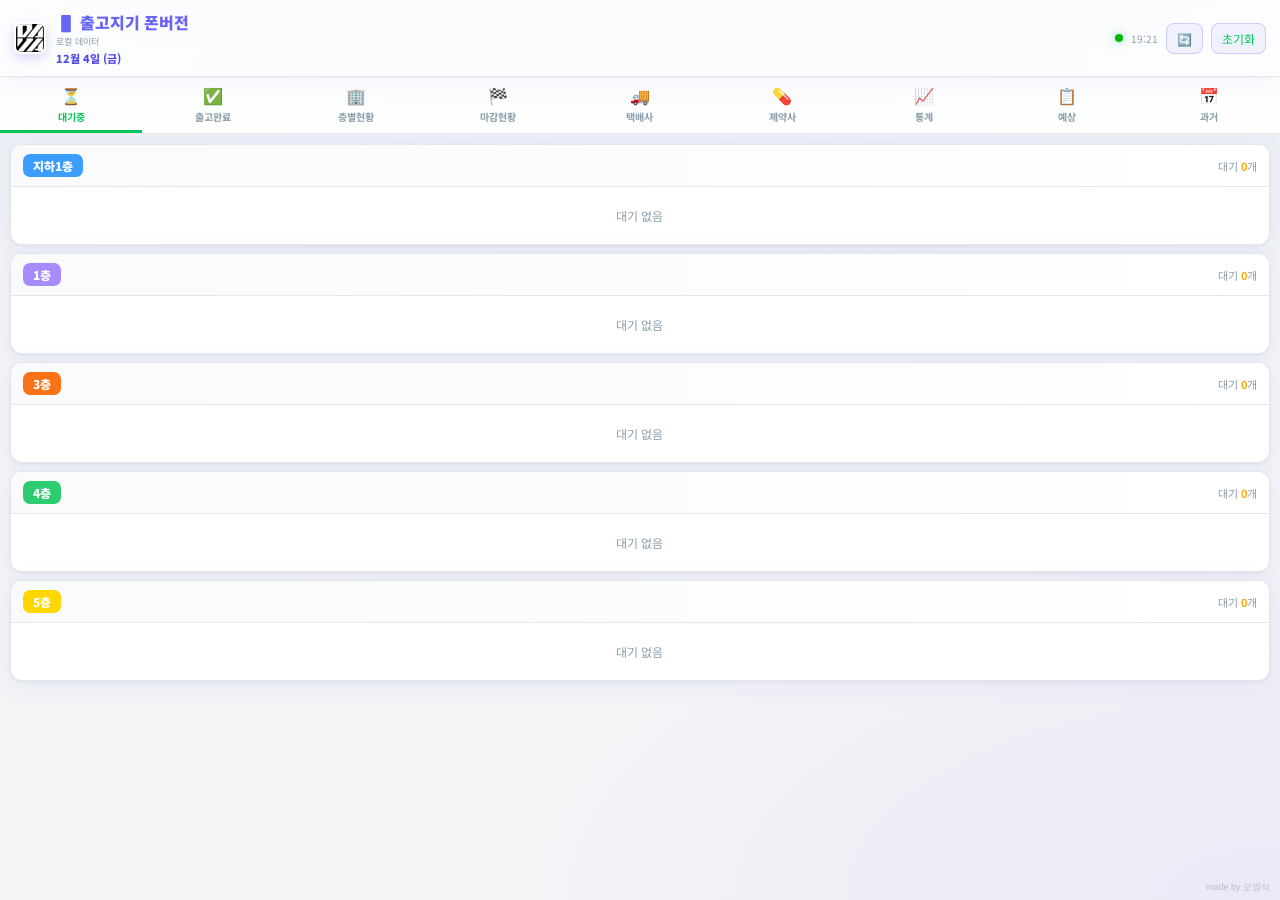
<file: admin.html>
<!DOCTYPE html>
<html lang="ko" class="theme-admin">
<head>
<meta charset="UTF-8">
<meta name="viewport" content="width=device-width, initial-scale=1.0, maximum-scale=1.0, user-scalable=no">
<title>출고지기 폰버전</title>
<link rel="apple-touch-icon" href="icon-phone.png">
<meta name="apple-mobile-web-app-capable" content="yes">
<meta name="apple-mobile-web-app-status-bar-style" content="default">
<meta name="apple-mobile-web-app-title" content="출고지기 폰버전">
<link rel="manifest" href="manifest-admin.json">
<link rel="preconnect" href="https://fonts.googleapis.com">
<link rel="preconnect" href="https://fonts.gstatic.com" crossorigin>
<link href="https://fonts.googleapis.com/css2?family=Noto+Sans+KR:wght@400;600;700;800;900&display=swap" rel="stylesheet">
<meta name="theme-color" content="#6366F1">
<link rel="stylesheet" href="css/admin-theme.css">
<style>
:root{
  --bg:#F2F4F6;--card:#FFFFFF;--card2:#F9FAFB;--border:#E5E8EB;
  --text:#1A1A1A;--muted:#8C9EAA;
  --a1:#03C75A;--a2:#FF6B00;--a3:#00B900;--a4:#5046E5;--a5:#FFA800;--a6:#FF4F8B;
  --red:#FF3D3D;
}
*{box-sizing:border-box;margin:0;padding:0;-webkit-tap-highlight-color:transparent;}
html,body{background:var(--bg);color:var(--text);font-family:'Noto Sans KR','Apple SD Gothic Neo',sans-serif;min-height:100vh;}

.hdr{position:sticky;top:0;z-index:200;background:#FFFFFF;border-bottom:2px solid var(--a1);padding:10px 14px;display:flex;align-items:center;gap:10px;box-shadow:0 1px 6px rgba(0,0,0,.07);}
.hdr-info{flex:1;min-width:0;}
.hdr-title{font-size:15px;font-weight:900;color:var(--text);}
.hdr-sub{font-size:9px;color:var(--muted);margin-top:1px;}
.hdr-r{display:flex;align-items:center;gap:8px;flex-shrink:0;}
.live-dot{width:8px;height:8px;border-radius:50%;background:var(--a3);box-shadow:0 0 6px var(--a3);animation:pulse 2s infinite;}
@keyframes pulse{0%,100%{opacity:1}50%{opacity:.4}}
.hdr-time{font-size:10px;color:var(--muted);}
.refresh-fab{background:rgba(3,199,90,.1);border:1px solid rgba(3,199,90,.3);color:var(--a1);border-radius:8px;padding:6px 10px;font-size:12px;cursor:pointer;font-family:inherit;}

/* 탭 */
.tab-nav{position:sticky;top:58px;z-index:90;background:#FFFFFF;border-bottom:1px solid var(--border);display:flex;}
.tab-btn{flex:1;border:none;background:transparent;cursor:pointer;font-family:inherit;display:flex;flex-direction:column;align-items:center;padding:7px 4px 6px;gap:2px;border-bottom:3px solid transparent;color:var(--muted);}
.tab-btn.active{color:var(--a1);border-bottom-color:var(--a1);}
.tab-icon{font-size:16px;}
.tab-label{font-size:10px;font-weight:700;}
.tab-badge{font-size:9px;background:var(--red);color:#fff;border-radius:8px;padding:1px 5px;min-width:14px;text-align:center;}

/* 슬라이더 */
.pages-outer{overflow:hidden;}
.pages-slider{display:flex;width:900%;transition:transform .3s cubic-bezier(.4,0,.2,1);}
.page{width:11.111%;padding:10px 10px 80px;}
.tab-nav{overflow-x:auto;}
.tab-btn .tab-label{font-size:10px;white-space:nowrap;}

/* 요약 */
.big-card{background:linear-gradient(135deg,#E8F5EC,#EEF9F1);border:1px solid rgba(3,199,90,.22);border-radius:14px;padding:13px;margin-bottom:10px;position:relative;overflow:hidden;}
.big-card::before{content:'';position:absolute;top:0;left:0;right:0;height:3px;background:linear-gradient(90deg,var(--a1),var(--a4),var(--a6));}
.big-grid{display:grid;grid-template-columns:1fr 1fr 1fr 1fr;gap:6px;}
.bgn{text-align:center;}
.bgn-lbl{font-size:9px;color:var(--muted);font-weight:700;}
.bgn-val{font-size:22px;font-weight:900;letter-spacing:-1px;}

/* 마감 알림 */
.alert-card{background:rgba(46,204,113,.07);border:1.5px solid rgba(46,204,113,.25);border-radius:12px;padding:10px 12px;margin-bottom:8px;}
.alert-title{font-size:12px;font-weight:800;color:var(--a3);margin-bottom:8px;}
.alert-item{display:flex;align-items:center;gap:8px;padding:5px 0;border-bottom:1px solid rgba(46,204,113,.1);}
.alert-item:last-child{border-bottom:none;}
.alert-floor{padding:2px 8px;border-radius:5px;font-size:10px;font-weight:900;color:#fff;flex-shrink:0;}
.alert-txt{font-size:11px;font-weight:700;flex:1;}
.alert-time{font-size:10px;color:var(--muted);}

/* 카드 공통 */
.card{background:var(--card);border:1px solid var(--border);border-radius:12px;overflow:hidden;margin-bottom:8px;}
.card-hdr{padding:9px 12px;background:var(--card2);border-bottom:1px solid var(--border);display:flex;align-items:center;gap:8px;}
.card-body{padding:8px;}

/* 택배사 카드 */
.c-bar{width:4px;height:20px;border-radius:3px;flex-shrink:0;}
.c-name{font-size:13px;font-weight:800;flex:1;}
.c-total{text-align:right;}
.c-plt{font-size:16px;font-weight:900;}
.c-box{font-size:10px;color:var(--muted);}

/* 파레트 카드 (작은 버전) */
.plt-row{display:flex;align-items:flex-start;gap:7px;background:var(--card2);border-radius:8px;padding:7px 9px;margin-bottom:5px;}
.plt-row:last-child{margin-bottom:0;}
.pr-dot{width:6px;height:6px;border-radius:50%;flex-shrink:0;margin-top:4px;}
.pr-info{flex:1;}
.pr-top{display:flex;align-items:center;gap:5px;margin-bottom:3px;}
.pr-no{background:var(--a5);color:#000;border-radius:4px;padding:1px 6px;font-size:11px;font-weight:900;}
.pr-floor{font-size:9px;padding:1px 5px;border-radius:4px;color:#fff;}
.pr-box{font-size:12px;font-weight:900;color:var(--text);}
.pr-items{font-size:10px;color:var(--text);font-weight:600;line-height:1.6;}
.pr-item-box{color:var(--muted);font-size:9px;}

/* 층별 */
.floor-sec{background:var(--card);border:1px solid var(--border);border-radius:12px;overflow:hidden;margin-bottom:8px;}
.floor-sec-hdr{display:flex;align-items:center;gap:8px;padding:9px 12px;background:var(--card2);border-bottom:1px solid var(--border);}
.floor-badge{padding:3px 10px;border-radius:7px;font-size:12px;font-weight:900;color:#fff;flex-shrink:0;}
.floor-total{margin-left:auto;font-size:11px;color:var(--muted);}
.done-chip{font-size:10px;font-weight:800;color:var(--a3);background:rgba(46,204,113,.12);border-radius:5px;padding:2px 7px;}
.floor-sec-body{padding:8px;}
.floor-c-grid{display:grid;grid-template-columns:1fr 1fr 1fr 1fr;gap:5px;margin-bottom:6px;}
.fcc{background:var(--card2);border-radius:7px;padding:5px 6px;text-align:center;}
.fcc-name{font-size:9px;color:var(--muted);font-weight:700;}
.fcc-val{font-size:14px;font-weight:900;}
.fcc-box{font-size:9px;color:var(--muted);}

/* 제약사별 */
.pharma-card{background:var(--card);border:1px solid var(--border);border-radius:12px;overflow:hidden;margin-bottom:8px;}
.pharma-hdr{padding:9px 12px;background:var(--card2);border-bottom:1px solid var(--border);display:flex;align-items:center;gap:8px;}
.pharma-dot{width:8px;height:8px;border-radius:50%;flex-shrink:0;}
.pharma-name{font-size:13px;font-weight:800;flex:1;}
.pharma-total{font-size:16px;font-weight:900;}
.pharma-body{padding:8px;}

/* 빈 상태 */
.empty{text-align:center;padding:36px 16px;color:var(--muted);}
.empty-icon{font-size:36px;margin-bottom:8px;}
</style>
</head>
<body>

<div class="hdr">
  <img src="[data-uri]" style="width:32px;height:32px;border-radius:7px;object-fit:cover;flex-shrink:0;" alt="DAYA">
  <div class="hdr-info">
    <div class="hdr-title">📱 출고지기 폰버전</div>
    <div class="hdr-sub" id="hdrSub">전층 실시간 모니터링</div>
  <div id="adminDate" style="font-size:11px;font-weight:800;color:var(--a5);margin-top:2px;"></div>
  </div>
  <div class="hdr-r">
    <div class="live-dot"></div>
    <div class="hdr-time" id="hdrTime">--:--</div>
    <button class="refresh-fab" onclick="loadData()">🔄</button>
    <button class="refresh-fab" style="background:rgba(249,115,22,.12);border-color:rgba(249,115,22,.3);color:var(--a2)" onclick="manualResetAdmin()">초기화</button>
  </div>
</div>

<div class="tab-nav">
  <button class="tab-btn active" onclick="goTab(0,this)"><span class="tab-icon">⏳</span><span class="tab-label">대기중</span></button>
  <button class="tab-btn" onclick="goTab(1,this)"><span class="tab-icon">✅</span><span class="tab-label">출고완료</span></button>
  <button class="tab-btn" onclick="goTab(2,this)"><span class="tab-icon">🏢</span><span class="tab-label">층별현황</span></button>
  <button class="tab-btn" onclick="goTab(3,this)"><span class="tab-icon">🏁</span><span class="tab-label">마감현황</span></button>
  <button class="tab-btn" onclick="goTab(4,this)"><span class="tab-icon">🚚</span><span class="tab-label">택배사</span></button>
  <button class="tab-btn" onclick="goTab(5,this)"><span class="tab-icon">💊</span><span class="tab-label">제약사</span></button>
  <button class="tab-btn" onclick="goTab(6,this)"><span class="tab-icon">📈</span><span class="tab-label">통계</span></button>
  <button class="tab-btn" onclick="goTab(7,this)"><span class="tab-icon">📋</span><span class="tab-label">예상</span></button>
  <button class="tab-btn" onclick="goTab(8,this)"><span class="tab-icon">📅</span><span class="tab-label">과거</span></button>
</div>

<div class="pages-outer">
  <div class="pages-slider" id="slider" style="width:900%">
    <div class="page" id="pWait"></div>
    <div class="page" id="pShip"></div>
    <div class="page" id="pFloor"></div>
    <div class="page" id="pClose"></div>
    <div class="page" id="pCourier"></div>
    <div class="page" id="pPharma"></div>
    <div class="page" id="pStat"></div>
    <div class="page" id="pExpect"></div>
    <div class="page" id="pHist"></div>
  </div>
</div>

<script>

function getTodayStr(){
  var d=new Date();
  var days=['일','월','화','수','목','금','토'];
  var month=d.getMonth()+1;
  var date=d.getDate();
  var day=days[d.getDay()];
  return month+'월 '+date+'일 ('+day+')';
}
var FB_URL = 'https://pallete-system-default-rtdb.asia-southeast1.firebasedatabase.app';
var DEFAULT_FLOORS = [
  {id:'B1', name:'지하1층', color:'#3b9eff'},
  {id:'1F', name:'1층', color:'#a78bfa'},
  {id:'3F', name:'3층', color:'#f97316'},
  {id:'4F', name:'4층', color:'#2ecc71'},
  {id:'5F', name:'5층', color:'#ffd600'}
];
var ALL_FLOORS = [];
var FN = {};
var FNS = {};
var FCOLORS = {};
var PC = ['#3b9eff','#a78bfa','#f97316','#2ecc71','#ffd600','#ff6b9d','#06b6d4','#84cc16','#ef4444','#14b8a6','#ec4899','#8b5cf6','#f59e0b','#10b981','#6366f1','#78716c','#0ea5e9'];
var DC = [{id:'koryo',name:'고려택배',icon:'📦',color:'#3b9eff'},{id:'hanjin',name:'한진',icon:'🚚',color:'#a78bfa'},{id:'cj',name:'CJ',icon:'📫',color:'#f97316'},{id:'yongma',name:'용마',icon:'🏎',color:'#2ecc71'}];
var DP = ['구주제약','비씨월드제약','부광약품','대우제약','조아제약','동구바이오제약','삼천당제약','안국약품','한국파마','국제약품','아주약품','진양제약','매넬티제약','팜젠사이언스','경동제약','한국휴텍스제약','경동약품','에리슨제약'];

var waiting={}, doneStatus={}, notifications={};
var shipments={}, reports={};
var ELEVATORS={office:'사무 엘베', inbound:'입고 엘베'};
var ELEV_EMOJI={office:'🏢', inbound:'📥'};
var ELEV_COLOR={office:'#03C75A', inbound:'#2d6cdf'};
var cfg={couriers:DC, pharmas:DP, floors:DEFAULT_FLOORS.map(function(f){return Object.assign({}, f);})};
var curTab=0, clockTimer=null;

var _mem={};
function lsGet(k){try{var v=localStorage.getItem(k);if(v!==null)return v;}catch(e){}return _mem[k]||null;}
function lsSet(k,v){try{localStorage.setItem(k,v);}catch(e){}_mem[k]=v;}

function loadCfgLocal(){
  var s=lsGet('plt_cfg');
  if(s){try{applyConfig(JSON.parse(s), false);}catch(e){}}
  refreshFloorGlobals();
}

function normalizeFloorId(id){return String(id||'').trim().toUpperCase().replace(/[^A-Z0-9]/g,'');}
function normalizeFloors(floors){
  var seen={}, src=Array.isArray(floors)&&floors.length?floors:DEFAULT_FLOORS, out=[];
  src.forEach(function(f,i){
    var id=normalizeFloorId(f&&f.id);
    if(!id||seen[id])return;
    seen[id]=true;
    out.push({id:id,name:String((f&&f.name)||id).trim()||id,color:String((f&&f.color)||PC[i%PC.length]).trim()||PC[i%PC.length]});
  });
  return out.length?out:DEFAULT_FLOORS.map(function(f){return Object.assign({},f);});
}
function refreshFloorGlobals(){
  cfg.floors=normalizeFloors(cfg.floors);
  ALL_FLOORS=cfg.floors.map(function(f){return f.id;});
  FN={};FNS={};FCOLORS={};
  cfg.floors.forEach(function(f,i){
    FN[f.id]=f.name;
    FNS[f.id]=f.name;
    FCOLORS[f.id]=f.color||PC[i%PC.length];
  });
}
function applyConfig(c, persist){
  if(!c||typeof c!=='object')return;
  if(c.couriers&&c.couriers.length)cfg.couriers=c.couriers;
  if(c.pharmas&&c.pharmas.length)cfg.pharmas=c.pharmas;
  if(c.floors&&c.floors.length)cfg.floors=c.floors;
  refreshFloorGlobals();
  if(persist)lsSet('plt_cfg',JSON.stringify(Object.assign({},c,{couriers:cfg.couriers,pharmas:cfg.pharmas,floors:cfg.floors})));
}
async function loadCfgRemote(){
  try{
    var r=await fetch(FB_URL+'/config.json?t='+Date.now());
    var c=await r.json();
    applyConfig(c, true);
  }catch(e){}
}


function checkResetSignalAdmin(){
  fetch(FB_URL+'/reset_signal.json?t='+Date.now())
    .then(function(r){return r.json();})
    .then(function(d){
      if(!d||!d.resetAt) return;
      var key='admin_last_reset';
      var last=lsGet(key);
      if(last===d.resetAt) return;
      lsSet(key,d.resetAt);
      if(d.date===getDayKeyAdmin()){
        // 관리자앱 데이터 초기화
        waiting={};doneStatus={};shipments={};reports={};notifications={};
        ALL_FLOORS.forEach(function(f){waiting[f]=[];});
        render();
        var el=document.getElementById('hdrSub');
        if(el) el.textContent='📅 일일마감 - 새 작업 시작됨';
      }
    }).catch(function(){});
}
function getDayKeyAdmin(){var d=new Date();return d.getFullYear()+'-'+String(d.getMonth()+1).padStart(2,'0')+'-'+String(d.getDate()).padStart(2,'0');}

function init(){
  clockTimer=setInterval(function(){
    var n=new Date();
    var el=document.getElementById('hdrTime');
    if(el)el.textContent=n.getHours().toString().padStart(2,'0')+':'+n.getMinutes().toString().padStart(2,'0');
  },1000);
  loadData();
  setInterval(loadData,10000);
  setInterval(checkResetSignalAdmin,10000);
  checkResetSignalAdmin();
  checkAdminNewDay();
}

async function loadData(){
  loadCfgLocal();
  try{
    await loadCfgRemote();
    // reset_signal 감지
    try{
      var rs=await fetch(FB_URL+'/reset_signal.json?t='+Date.now());
      var sig=await rs.json();
      if(sig&&sig.resetAt){
        var lastReset=lsGet('plt_admin_last_reset');
        if(lastReset!==sig.resetAt){
          lsSet('plt_admin_last_reset',sig.resetAt);
          waiting={};doneStatus={};notifications={};shipments={};reports={};
          ALL_FLOORS.forEach(function(f){waiting[f]=[];});
          render();
          document.getElementById('hdrSub').textContent='🔄 초기화됨 · 새 작업 시작';
        }
      }
    }catch(e2){}
    var _t=Date.now();
    var r=await fetch(FB_URL+'/waiting.json?t='+_t);
    var d=await r.json();
    if(d){waiting=d.data||{};doneStatus=d.doneStatus||{};} // data 없으면=대기 비움(빈배열은 FB가 삭제)
    var r2=await fetch(FB_URL+'/notifications.json?t='+_t);
    var d2=await r2.json();
    if(d2)notifications=d2||{};
    // 출고완료 + 마감 보고서 (모니터와 동일 데이터)
    var r3=await fetch(FB_URL+'/shipments.json?t='+_t);
    var d3=await r3.json();
    shipments=d3||{};
    var r4=await fetch(FB_URL+'/reports.json?t='+_t);
    var d4=await r4.json();
    reports=d4||{};
    var now=new Date();
    document.getElementById('hdrSub').textContent=now.getHours().toString().padStart(2,'0')+':'+now.getMinutes().toString().padStart(2,'0')+':'+now.getSeconds().toString().padStart(2,'0')+' 업데이트';
  }catch(e){
    var s=lsGet('plt_state');
    if(s){try{var pd=JSON.parse(s);waiting=pd.waiting||{};doneStatus=pd.doneStatus||{};}catch(e2){}}
    document.getElementById('hdrSub').textContent='로컬 데이터';
  }
  render();
}

function goTab(idx,btn){
  curTab=idx;
  document.querySelectorAll('.tab-btn').forEach(function(b){b.classList.remove('active');});
  btn.classList.add('active');
  document.getElementById('slider').style.transform='translateX(-'+(idx*(100/9))+'%)';
  if(idx===7)renderPage5(); // 예상(fetch)
  if(idx===8)renderPage6(); // 과거(fetch)
}

function sumAll(filterFloor,filterCourier){
  var plt=0,box=0;
  ALL_FLOORS.forEach(function(f){
    if(filterFloor&&f!==filterFloor)return;
    (waiting[f]||[]).forEach(function(p){
      if(filterCourier&&p.courierId!==filterCourier)return;
      plt++;box+=p.totalBox||0;
    });
  });
  return {plt:plt,box:box};
}

// 출고완료(shipments) 합계 — 모니터 KPI와 동일 기준
function sumShipped(filterFloor,filterCourier){
  var plt=0,box=0;
  Object.keys(shipments||{}).forEach(function(k){
    var e=shipments[k];
    if(!e||!e.pallets)return;
    if(filterFloor&&e.floor!==filterFloor)return;
    e.pallets.forEach(function(p){
      if(filterCourier&&p.courierId!==filterCourier)return;
      plt++;box+=p.totalBox||0;
    });
  });
  return {plt:plt,box:box};
}

function render(){
  renderPage1();      // 대기중 → pWait
  renderShippedA();   // 출고완료 → pShip
  renderPage2();      // 층별현황 → pFloor
  renderClosingA();   // 마감현황 → pClose
  renderPage3();      // 택배사 → pCourier
  renderPage4();      // 제약사 → pPharma
  renderPage0();      // 통계 → pStat
}


var expectData2 = {};

function renderPage5(){
  var container = document.getElementById('pExpect');
  fetch(FB_URL+'/expect.json?t='+Date.now())
    .then(function(r){return r.json();})
    .then(function(d){
      if(!d||!d.data||!Object.keys(d.data).some(function(k){return d.data[k]>0;})){
        container.innerHTML='<div style="padding:10px"><div style="text-align:center;padding:30px;color:var(--muted);font-size:13px;">예상 데이터가 없습니다<br><small>출고지기 작업 앱 예상 탭에서 입력</small></div></div>';
        return;
      }
      expectData2 = d.data||{};
      var expStatus = d.status||{};
      var confFloors = ALL_FLOORS.filter(function(f){return expStatus[f]&&expStatus[f].state==='confirmed';});
      var meta = d;

      // 총합 계산
      var totalExp=0, totalAct=0;
      Object.keys(expectData2).forEach(function(k){totalExp+=expectData2[k]||0;});
      ALL_FLOORS.forEach(function(f){
        (waiting[f]||[]).forEach(function(){totalAct++;});
      });
      var pct=totalExp>0?Math.round(totalAct/totalExp*100):0;

      var html='<div style="padding:10px;">';
      // KPI
      html+='<div style="display:grid;grid-template-columns:1fr 1fr 1fr;gap:7px;margin-bottom:12px;">';
      html+='<div style="background:rgba(167,139,250,.1);border:1px solid rgba(167,139,250,.25);border-radius:10px;padding:10px;text-align:center;"><div style="font-size:10px;color:var(--a4);font-weight:700;">📋 예상</div><div style="font-size:22px;font-weight:900;color:var(--a4);">'+totalExp+'</div><div style="font-size:10px;color:var(--muted);">파레트</div></div>';
      html+='<div style="background:rgba(46,204,113,.1);border:1px solid rgba(46,204,113,.25);border-radius:10px;padding:10px;text-align:center;"><div style="font-size:10px;color:var(--a3);font-weight:700;">✅ 실제</div><div style="font-size:22px;font-weight:900;color:var(--a3);">'+totalAct+'</div><div style="font-size:10px;color:var(--muted);">파레트</div></div>';
      html+='<div style="background:rgba(59,158,255,.1);border:1px solid rgba(59,158,255,.25);border-radius:10px;padding:10px;text-align:center;"><div style="font-size:10px;color:var(--a1);font-weight:700;">📊 달성률</div><div style="font-size:22px;font-weight:900;color:'+(pct>=100?'var(--a3)':pct>=50?'var(--a5)':'var(--red)')+';">'+pct+'%</div></div>';
      html+='</div>';

      // 확정 상태 배너
      html+='<div style="background:var(--card2);border:1px solid var(--border);border-radius:10px;padding:8px 11px;margin-bottom:12px;font-size:11px;font-weight:700;display:flex;align-items:center;gap:6px;flex-wrap:wrap;">'
        +'<span style="color:var(--muted)">확정:</span>'
        +(confFloors.length?confFloors.map(function(f){return '<span style="background:var(--a3);color:#053;border-radius:5px;padding:2px 7px;font-weight:900;">🟢 '+FN[f]+'</span>';}).join(' '):'<span style="color:var(--a5)">전부 예상중</span>')
        +'<span style="margin-left:auto;color:var(--muted);">'+confFloors.length+'/'+ALL_FLOORS.length+'층</span></div>';
      // 층별 비교
      html+='<div style="font-size:11px;font-weight:700;color:var(--muted);margin-bottom:7px;">층별 예상 vs 실제</div>';
      ALL_FLOORS.forEach(function(floor){
        var actByC={};
        DC.forEach(function(c){actByC[c.id]=0;});
        (waiting[floor]||[]).forEach(function(p){if(actByC[p.courierId]!==undefined)actByC[p.courierId]++;});

        var floorExp=0, floorAct=0;
        DC.forEach(function(c){
          floorExp+=expectData2[floor+'_'+c.id]||0;
          floorAct+=actByC[c.id]||0;
        });

        var diff=floorAct-floorExp;
        var diffColor=diff>0?'var(--a3)':diff<0?'var(--red)':'var(--muted)';
        var pctF=floorExp>0?Math.round(floorAct/floorExp*100):0;

        html+='<div style="background:var(--card);border:1px solid var(--border);border-radius:10px;padding:9px 11px;margin-bottom:7px;">'
          +'<div style="display:flex;align-items:center;gap:8px;margin-bottom:7px;">'
            +'<div style="background:'+FCOLORS[floor]+';color:#fff;border-radius:6px;padding:3px 9px;font-size:11px;font-weight:900;">'+FN[floor]+'</div>'
            +(expStatus[floor]&&expStatus[floor].state==='confirmed'?'<span style="background:var(--a3);color:#053;border-radius:5px;padding:2px 7px;font-size:9px;font-weight:900;">🟢확정</span>':'<span style="background:var(--a5)22;color:var(--a5);border-radius:5px;padding:2px 7px;font-size:9px;font-weight:800;">🟡예상중</span>')
            +(floorExp>0?'<div style="font-size:11px;color:var(--muted);">예상 <strong style="color:var(--a4);">'+floorExp+'</strong></div>':'')
            +'<div style="font-size:11px;color:var(--muted);">실제 <strong style="color:var(--a3);">'+floorAct+'</strong></div>'
            +(floorExp>0?'<div style="font-size:11px;font-weight:800;color:'+diffColor+';margin-left:auto;">'+(diff>=0?'+':'')+diff+' ('+pctF+'%)</div>':'')
          +'</div>'
          +'<div style="display:grid;grid-template-columns:repeat(4,1fr);gap:5px;">';
        DC.forEach(function(c){
          var exp=expectData2[floor+'_'+c.id]||0;
          var act=actByC[c.id]||0;
          var d2=act-exp;
          html+='<div style="background:'+c.color+'15;border:1px solid '+c.color+'35;border-radius:7px;padding:5px;text-align:center;">'
            +'<div style="font-size:9px;font-weight:700;color:'+c.color+';">'+c.icon+' '+c.name+'</div>'
            +(exp>0?'<div style="font-size:10px;color:var(--a4);">예상 '+exp+'</div>':'<div style="font-size:10px;color:var(--muted);">-</div>')
            +'<div style="font-size:13px;font-weight:900;color:var(--a3);">'+act+'</div>'
            +(exp>0?'<div style="font-size:9px;color:'+(d2>=0?'var(--a3)':'var(--red)')+';">'+(d2>=0?'+':'')+d2+'</div>':'')
            +'</div>';
        });
        html+='</div></div>';
      });

      if(meta.worker) html+='<div style="text-align:right;font-size:10px;color:var(--muted);">입력: '+meta.worker+'</div>';
      html+='</div>';
      container.innerHTML=html;
    })
    .catch(function(){
      container.innerHTML='<div style="padding:10px;text-align:center;color:var(--red)">로드 실패</div>';
    });
}

function renderPage6(){
  var container=document.getElementById('pHist');
  container.innerHTML='<div style="padding:10px"><div style="text-align:center;padding:16px;color:var(--muted)">📅 로딩 중...</div></div>';
  fetch(FB_URL+'/history.json')
    .then(function(r){return r.json();})
    .then(function(d){
      if(!d||Object.keys(d).length===0){
        container.innerHTML='<div style="padding:10px"><div style="text-align:center;padding:30px;color:var(--muted);font-size:13px;">저장된 과거 데이터가 없습니다</div></div>';
        return;
      }
      var keys=Object.keys(d).sort().reverse();
      var html='<div style="padding:10px;display:flex;flex-direction:column;gap:8px;">';
      keys.forEach(function(date){
        var rec=d[date];if(!rec)return;
        html+='<div style="background:var(--card);border:1px solid var(--border);border-radius:12px;overflow:hidden;">'
          +'<div style="padding:9px 12px;background:var(--card2);border-bottom:1px solid var(--border);display:flex;align-items:center;gap:8px;">'
            +'<span style="font-size:14px;font-weight:900;color:var(--a5);">'+date+'</span>'
            +'<span style="margin-left:auto;font-weight:800;color:var(--a3);font-size:13px;">'+rec.totalPlt+'PLT · '+rec.totalBox+'BOX</span>'
          +'</div>'
          +'<div style="padding:9px 12px;">'
          +'<div style="display:grid;grid-template-columns:repeat(5,1fr);gap:4px;margin-bottom:7px;">';
        ALL_FLOORS.forEach(function(f){
          var fd=rec.byFloor?rec.byFloor[f]:null;
          html+='<div style="background:var(--card2);border-radius:6px;padding:5px;text-align:center;">'
            +'<div style="font-size:9px;font-weight:800;color:'+FCOLORS[f]+'">'+FNS[f]+'</div>'
            +(fd?'<div style="font-size:13px;font-weight:900;">'+fd.plt+'</div><div style="font-size:9px;color:var(--muted);">'+fd.box+'BOX</div>'+'<div style="font-size:8px;color:'+(fd.done?'var(--a3)':'var(--muted)')+';">'+(fd.done?'✅마감':'진행')+'</div>':'<div style="font-size:11px;color:var(--muted);">-</div>')
            +'</div>';
        });
        html+='</div>';
        if(rec.byCourier){
          html+='<div style="display:flex;flex-wrap:wrap;gap:4px;">';
          DC.forEach(function(c){
            var cd=rec.byCourier[c.id];if(!cd)return;
            html+='<span style="background:'+c.color+'22;border:1px solid '+c.color+'55;border-radius:5px;padding:3px 7px;font-size:10px;font-weight:700;">'+c.icon+c.name+' '+cd.plt+'PLT·'+cd.box+'BOX</span>';
          });
          html+='</div>';
        }
        html+='</div></div>';
      });
      html+='</div>';
      container.innerHTML=html;
    }).catch(function(){container.innerHTML='<div style="padding:10px;text-align:center;color:var(--red)">로드 실패</div>';});
}


function renderPage0(){
  var g=sumAll();
  var s=sumShipped();
  var doneCnt=ALL_FLOORS.filter(function(f){return doneStatus[f];}).length;
  var now=new Date();
  var html='<div class="big-card">'
    +'<div style="font-size:10px;color:var(--muted);font-weight:700;margin-bottom:8px">📦 전층 합계 · '+(now.getMonth()+1)+'월'+now.getDate()+'일</div>'
    +'<div class="big-grid">'
      +'<div class="bgn"><div class="bgn-lbl">⏳ 대기</div><div class="bgn-val" style="color:var(--a5)">'+g.plt+'</div><div style="font-size:9px;color:var(--muted)">'+g.box+'BOX</div></div>'
      +'<div class="bgn"><div class="bgn-lbl">✅ 출고완료</div><div class="bgn-val" style="color:var(--a3)">'+s.plt+'</div><div style="font-size:9px;color:var(--muted)">'+s.box+'BOX</div></div>'
      +'<div class="bgn"><div class="bgn-lbl">📦 총 BOX</div><div class="bgn-val" style="color:var(--a1)">'+(g.box+s.box)+'</div><div style="font-size:9px;color:var(--muted)">대기+출고</div></div>'
      +'<div class="bgn"><div class="bgn-lbl">🏁 마감 층</div><div class="bgn-val" style="color:var(--a3)">'+doneCnt+'/'+ALL_FLOORS.length+'</div></div>'
    +'</div></div>';

  // 층별 마감 상태 한눈에
  html+='<div style="display:flex;gap:5px;margin-bottom:10px;">';
  ALL_FLOORS.forEach(function(f){
    var done=doneStatus[f]||false;
    html+='<div style="flex:1;background:'+(done?'rgba(46,204,113,.12)':'var(--card)')+';border:1px solid '+(done?'rgba(46,204,113,.35)':'var(--border)')+';border-radius:9px;padding:7px 2px;text-align:center;">'
      +'<div style="background:'+FCOLORS[f]+';color:#fff;border-radius:5px;padding:1px 0;font-size:11px;font-weight:900;margin-bottom:4px;">'+FNS[f]+'</div>'
      +(done?'<div style="font-size:10px;font-weight:800;color:var(--a3);">✅마감</div>':'<div style="font-size:10px;font-weight:700;color:var(--muted);">⏳진행</div>')
      +'</div>';
  });
  html+='</div>';

  // 마감 알림
  var alerts=[];
  if(notifications&&typeof notifications==='object'){
    Object.keys(notifications).forEach(function(floor){
      var n=notifications[floor];
      if(n&&n.type==='closing')alerts.push(n);
    });
  }
  if(alerts.length>0){
    html+='<div class="alert-card"><div class="alert-title">🏁 마감 완료 알림</div>';
    alerts.forEach(function(a){
      var t=a.closedAt?new Date(a.closedAt):null;
      var ts=t?(t.getHours().toString().padStart(2,'0')+':'+t.getMinutes().toString().padStart(2,'0')):'';
      html+='<div class="alert-item">'
        +'<div class="alert-floor" style="background:'+FCOLORS[a.floor]+'">'+FN[a.floor]+'</div>'
        +'<div class="alert-txt">'+a.totalPlt+'PLT · '+a.totalBox+'BOX · '+a.worker+'</div>'
        +'<div class="alert-time">'+ts+'</div>'
      +'</div>';
    });
    html+='</div>';
  }

  // 택배사별 요약 (대기 + 출고완료)
  var hasAny=false;
  cfg.couriers.forEach(function(c){
    var cs=sumAll(null,c.id);
    var ss=sumShipped(null,c.id);
    if(cs.plt===0&&ss.plt===0)return;
    hasAny=true;
    html+='<div class="card">'
      +'<div class="card-hdr">'
        +'<div class="c-bar" style="background:'+c.color+'"></div>'
        +'<div class="c-name">'+c.icon+' '+c.name+'</div>'
        +'<div class="c-total" style="display:flex;gap:10px;align-items:center;">'
          +'<div style="text-align:center;"><div style="font-size:9px;color:var(--a5);font-weight:700;">⏳대기</div><div class="c-plt" style="color:var(--a5)">'+cs.plt+'</div></div>'
          +'<div style="text-align:center;"><div style="font-size:9px;color:var(--a3);font-weight:700;">✅출고</div><div class="c-plt" style="color:var(--a3)">'+ss.plt+'</div></div>'
          +'<div class="c-box">'+(cs.box+ss.box)+'BOX</div>'
        +'</div>'
      +'</div>'
      +'<div class="card-body">';
    var allPallets=[];
    ALL_FLOORS.forEach(function(f){
      (waiting[f]||[]).forEach(function(p){if(p.courierId===c.id)allPallets.push(Object.assign({},p,{floor:f}));});
    });
    allPallets.sort(function(a,b){return ALL_FLOORS.indexOf(a.floor)-ALL_FLOORS.indexOf(b.floor)||a.pltNo-b.pltNo;});
    allPallets.forEach(function(p){
      html+='<div class="plt-row">'
        +'<div class="pr-dot" style="background:'+FCOLORS[p.floor]+'"></div>'
        +'<div class="pr-info">'
          +'<div class="pr-top"><div class="pr-no">No.'+p.pltNo+'</div><div class="pr-floor" style="background:'+FCOLORS[p.floor]+'">'+FNS[p.floor]+'</div></div>'
          +'<div class="pr-items">'+p.items.map(function(it){return it.pharma+'<span class="pr-item-box"> '+it.box+'박스</span>';}).join(' / ')+'</div>'
        +'</div>'
        +'<div style="text-align:right;flex-shrink:0;"><div class="pr-box">'+p.totalBox+'BOX</div></div>'
      +'</div>';
    });
    if(allPallets.length===0) html+='<div style="text-align:center;padding:10px;color:var(--a3);font-size:11px;font-weight:700;">✅ 대기 없음 · 전량 출고완료 ('+ss.plt+'PLT)</div>';
    html+='</div></div>';
  });
  if(!hasAny) html+='<div class="empty"><div class="empty-icon">📭</div>대기 중인 파레트가 없습니다</div>';
  document.getElementById('pStat').innerHTML=html;
}

function renderPage1(){
  // 전층 대기현황
  var html = '';
  ALL_FLOORS.forEach(function(floor){
    var list = waiting[floor]||[];
    var isDone = doneStatus[floor]||false;
    html += '<div class="floor-sec">'
      + '<div class="floor-sec-hdr">'
      + '<div class="floor-badge" style="background:'+FCOLORS[floor]+'">'+FN[floor]+'</div>'
      + (isDone
        ? '<div class="done-chip" style="margin-left:auto;">✅ 마감완료</div>'
        : '<div class="floor-total" style="margin-left:auto;">대기 <strong style="color:var(--a5)">'+list.length+'</strong>개</div>')
      + '</div>';
    if(!isDone && list.length > 0){
      html += '<div class="floor-sec-body">';
      list.slice().sort(function(a,b){ return a.courierId>b.courierId?1:a.courierId<b.courierId?-1:a.pltNo-b.pltNo; }).forEach(function(p){
        var c = DC.find(function(x){ return x.id===p.courierId; })||{color:'#555',icon:'📦',name:p.courierId};
        html += '<div class="plt-row">'
          + '<div class="pr-dot" style="background:'+c.color+'"></div>'
          + '<div class="pr-info">'
          + '<div class="pr-top"><div class="pr-no">No.'+p.pltNo+'</div><span style="font-size:9px;color:#fff;background:'+c.color+';border-radius:4px;padding:1px 5px;">'+c.icon+' '+c.name+'</span></div>'
          + '<div class="pr-items">'+p.items.map(function(it){ return it.pharma+'<span class="pr-item-box"> '+it.box+'박스</span>'; }).join(' / ')+'</div>'
          + '</div>'
          + '<div style="text-align:right;flex-shrink:0;font-size:12px;font-weight:900;">'+p.totalBox+'BOX</div>'
          + '</div>';
      });
      html += '</div>';
    } else if(!isDone){
      html += '<div class="floor-sec-body"><div style="text-align:center;padding:12px;color:var(--muted);font-size:12px;">대기 없음</div></div>';
    }
    html += '</div>';
  });
  document.getElementById('pWait').innerHTML = html || '<div class="empty"><div class="empty-icon">📭</div>대기 중인 파레트가 없습니다</div>';
}

function renderPage2(){
  var html='';
  var hasAny=false;
  ALL_FLOORS.forEach(function(floor){
    var list=waiting[floor]||[];
    var isDone=doneStatus[floor]||false;
    var fs=sumAll(floor);
    if(fs.plt===0&&!isDone)return;
    hasAny=true;
    html+='<div class="floor-sec">'
      +'<div class="floor-sec-hdr">'
        +'<div class="floor-badge" style="background:'+FCOLORS[floor]+'">'+FN[floor]+'</div>'
        +(isDone?'<div class="done-chip">✅ 마감완료</div>':'<div class="floor-total">PLT <strong style="color:'+FCOLORS[floor]+'">'+fs.plt+'</strong></div>')
      +'</div>';
    if(!isDone&&list.length>0){
      html+='<div class="floor-sec-body"><div class="floor-c-grid">';
      cfg.couriers.forEach(function(c){
        var cs=sumAll(floor,c.id);
        html+='<div class="fcc"><div class="fcc-name">'+c.icon+c.name+'</div><div class="fcc-val" style="color:'+c.color+'">'+cs.plt+'</div><div class="fcc-box">'+cs.box+'BOX</div></div>';
      });
      html+='</div>';
      list.slice().sort(function(a,b){return a.courierId>b.courierId?1:-1||a.pltNo-b.pltNo;}).forEach(function(p){
        var c=cfg.couriers.find(function(x){return x.id===p.courierId;})||{color:'#555',icon:'📦',name:p.courierId};
        html+='<div class="plt-row">'
          +'<div class="pr-dot" style="background:'+c.color+'"></div>'
          +'<div class="pr-info">'
            +'<div class="pr-top"><div class="pr-no">No.'+p.pltNo+'</div><span style="font-size:9px;color:#fff;background:'+c.color+';border-radius:4px;padding:1px 5px;">'+c.icon+c.name+'</span></div>'
            +'<div class="pr-items">'+p.items.map(function(it){return it.pharma+'<span class="pr-item-box"> '+it.box+'박스</span>';}).join(' / ')+'</div>'
          +'</div>'
          +'<div style="text-align:right;flex-shrink:0;font-size:12px;font-weight:900;color:var(--text)">'+p.totalBox+'BOX</div>'
        +'</div>';
      });
      html+='</div>';
    }
    html+='</div>';
  });
  if(!hasAny) html='<div class="empty"><div class="empty-icon">🏢</div>대기 중인 파레트가 없습니다</div>';
  document.getElementById('pFloor').innerHTML=html;
}

function renderPage3(){
  var html='';
  var hasAny=false;
  cfg.couriers.forEach(function(c){
    var allPallets=[];
    ALL_FLOORS.forEach(function(f){
      (waiting[f]||[]).forEach(function(p){if(p.courierId===c.id)allPallets.push(Object.assign({},p,{floor:f}));});
    });
    if(allPallets.length===0)return;
    hasAny=true;
    var totBox=allPallets.reduce(function(s,p){return s+p.totalBox;},0);
    html+='<div class="card">'
      +'<div class="card-hdr"><div class="c-bar" style="background:'+c.color+'"></div><div class="c-name">'+c.icon+' '+c.name+'</div>'
      +'<div class="c-total"><div class="c-plt" style="color:'+c.color+'">'+allPallets.length+'PLT</div><div class="c-box">'+totBox+'BOX</div></div></div>'
      +'<div class="card-body">';
    allPallets.sort(function(a,b){return ALL_FLOORS.indexOf(a.floor)-ALL_FLOORS.indexOf(b.floor)||a.pltNo-b.pltNo;}).forEach(function(p){
      html+='<div class="plt-row">'
        +'<div class="pr-dot" style="background:'+FCOLORS[p.floor]+'"></div>'
        +'<div class="pr-info">'
          +'<div class="pr-top"><div class="pr-no">No.'+p.pltNo+'</div><div class="pr-floor" style="background:'+FCOLORS[p.floor]+'">'+FNS[p.floor]+'</div></div>'
          +'<div class="pr-items">'+p.items.map(function(it){return it.pharma+'<span class="pr-item-box"> '+it.box+'박스</span>';}).join(' / ')+'</div>'
        +'</div>'
        +'<div style="text-align:right;flex-shrink:0;font-size:12px;font-weight:900;">'+p.totalBox+'BOX</div>'
      +'</div>';
    });
    html+='</div></div>';
  });
  if(!hasAny) html='<div class="empty"><div class="empty-icon">🚚</div>대기 중인 파레트가 없습니다</div>';
  document.getElementById('pCourier').innerHTML=html;
}

function renderPage4(){
  var html='';
  var pharmaMap={};
  ALL_FLOORS.forEach(function(f){
    (waiting[f]||[]).forEach(function(p){
      p.items.forEach(function(it){
        if(!pharmaMap[it.pharma])pharmaMap[it.pharma]={name:it.pharma,totalBox:0,pallets:[]};
        pharmaMap[it.pharma].totalBox+=it.box;
        pharmaMap[it.pharma].pallets.push({pltNo:p.pltNo,floor:f,courierId:p.courierId,courierColor:p.courierColor,box:it.box});
      });
    });
  });
  var pharmas=cfg.pharmas.filter(function(p){return pharmaMap[p];});
  if(pharmas.length===0){document.getElementById('pPharma').innerHTML='<div class="empty"><div class="empty-icon">💊</div>데이터가 없습니다</div>';return;}
  pharmas.forEach(function(pname,pi){
    var pm=pharmaMap[pname];
    var color=PC[pi%PC.length];
    html+='<div class="pharma-card">'
      +'<div class="pharma-hdr"><div class="pharma-dot" style="background:'+color+'"></div><div class="pharma-name">'+pname+'</div><div class="pharma-total" style="color:'+color+'">'+pm.totalBox+'<span style="font-size:10px;color:var(--muted)">BOX</span></div></div>'
      +'<div class="card-body">';
    pm.pallets.forEach(function(pl){
      var c=cfg.couriers.find(function(x){return x.id===pl.courierId;})||{color:pl.courierColor||'#555',icon:'📦',name:pl.courierId};
      html+='<div class="plt-row">'
        +'<div class="pr-dot" style="background:'+FCOLORS[pl.floor]+'"></div>'
        +'<div class="pr-info">'
          +'<div class="pr-top"><div class="pr-no">No.'+pl.pltNo+'</div><div class="pr-floor" style="background:'+FCOLORS[pl.floor]+'">'+FNS[pl.floor]+'</div><span style="font-size:9px;color:#fff;background:'+c.color+';border-radius:4px;padding:1px 5px;">'+c.icon+c.name+'</span></div>'
        +'</div>'
        +'<div style="font-size:12px;font-weight:900;flex-shrink:0;">'+pl.box+'박스</div>'
      +'</div>';
    });
    html+='</div></div>';
  });
  document.getElementById('pPharma').innerHTML=html;
}

function hhmmA(iso){ if(!iso)return''; var t=new Date(iso); return String(t.getHours()).padStart(2,'0')+':'+String(t.getMinutes()).padStart(2,'0'); }

/* 출고완료 — 층별로 묶어 표시 (엘베/시간/작업자 포함) */
function renderShippedA(){
  var byFloor={}; ALL_FLOORS.forEach(function(f){byFloor[f]=[];});
  Object.keys(shipments||{}).forEach(function(k){
    var e=shipments[k]; if(!e||!e.pallets) return;
    e.pallets.forEach(function(p){ if(byFloor[e.floor]) byFloor[e.floor].push({p:p,elev:e.elevatorName,sentAt:e.sentAt,worker:e.worker}); });
  });
  var html='', hasAny=false;
  ALL_FLOORS.forEach(function(f){
    var rows=byFloor[f]; if(!rows.length) return; hasAny=true;
    rows.sort(function(a,b){return (a.sentAt||'')<(b.sentAt||'')?-1:1;});
    var box=rows.reduce(function(s,r){return s+(r.p.totalBox||0);},0);
    html+='<div class="card"><div class="card-hdr"><div class="c-bar" style="background:'+FCOLORS[f]+'"></div><div class="c-name">'+FN[f]+'</div>'
      +'<div class="c-total"><div class="c-plt" style="color:var(--a3)">'+rows.length+'PLT</div><div class="c-box">'+box+'BOX</div></div></div><div class="card-body">';
    rows.forEach(function(r){
      var p=r.p, c=cfg.couriers.find(function(x){return x.id===p.courierId;})||{color:'#555',icon:'📦',name:p.courierId||''}, ts=hhmmA(r.sentAt);
      html+='<div class="plt-row"><div class="pr-dot" style="background:'+c.color+'"></div><div class="pr-info">'
        +'<div class="pr-top"><div class="pr-no">No.'+p.pltNo+'</div><span style="font-size:9px;color:#fff;background:'+c.color+';border-radius:4px;padding:1px 5px;">'+c.icon+c.name+'</span></div>'
        +'<div class="pr-items">'+(p.items||[]).map(function(it){return it.pharma+'<span class="pr-item-box"> '+it.box+'박스</span>';}).join(' / ')+'</div>'
        +'<div style="font-size:10px;color:var(--muted);margin-top:2px;">🚀 '+(r.elev||'출고')+(ts?' · '+ts:'')+(r.worker?' · '+r.worker:'')+'</div>'
        +'</div><div style="text-align:right;flex-shrink:0;font-size:12px;font-weight:900;">'+(p.totalBox||0)+'BOX</div></div>';
    });
    html+='</div></div>';
  });
  document.getElementById('pShip').innerHTML = hasAny ? html : '<div class="empty"><div class="empty-icon">✅</div>출고된 파레트가 없습니다</div>';
}

/* 마감현황 — reports(상세 pallets) 우선, 없으면 notifications(요약) */
function renderClosingA(){
  var list=[];
  Object.keys(reports||{}).forEach(function(k){ var r=reports[k]; if(r&&r.type==='closing') list.push(r); });
  if(list.length===0 && notifications && typeof notifications==='object'){
    Object.keys(notifications).forEach(function(f){ var n=notifications[f]; if(n&&n.type==='closing') list.push(n); });
  }
  if(list.length===0){ document.getElementById('pClose').innerHTML='<div class="empty"><div class="empty-icon">🏁</div>마감된 층이 없습니다</div>'; return; }
  list.sort(function(a,b){return (a.closedAt||'')<(b.closedAt||'')?1:-1;});
  var html='';
  list.forEach(function(r){
    var pls=r.pallets||[];
    var plt=pls.length||r.totalPlt||0;
    var box=pls.length?pls.reduce(function(s,p){return s+(p.totalBox||0);},0):(r.totalBox||0);
    var ts=hhmmA(r.closedAt);
    html+='<div class="card"><div class="card-hdr"><div class="c-bar" style="background:'+FCOLORS[r.floor]+'"></div><div class="c-name">🏁 '+FN[r.floor]+' 마감</div>'
      +'<div class="c-total"><div class="c-plt" style="color:var(--a3)">'+plt+'PLT</div><div class="c-box">'+box+'BOX</div></div></div><div class="card-body">'
      +'<div style="font-size:11px;color:var(--muted);margin-bottom:6px;">👷 '+(r.worker||'-')+(ts?' · '+ts+' 마감':'')+'</div>';
    pls.forEach(function(p){
      var c=cfg.couriers.find(function(x){return x.id===p.courierId;})||{color:'#555',icon:'📦',name:p.courierId||''};
      html+='<div class="plt-row"><div class="pr-dot" style="background:'+c.color+'"></div><div class="pr-info">'
        +'<div class="pr-top"><div class="pr-no">No.'+p.pltNo+'</div><span style="font-size:9px;color:#fff;background:'+c.color+';border-radius:4px;padding:1px 5px;">'+c.icon+c.name+'</span></div>'
        +'<div class="pr-items">'+(p.items||[]).map(function(it){return it.pharma+'<span class="pr-item-box"> '+it.box+'박스</span>';}).join(' / ')+'</div>'
        +'</div><div style="text-align:right;flex-shrink:0;font-size:12px;font-weight:900;">'+(p.totalBox||0)+'BOX</div></div>';
    });
    if(pls.length===0) html+='<div style="font-size:11px;color:var(--muted);">상세 파레트 정보 없음(요약만 저장됨)</div>';
    html+='</div></div>';
  });
  document.getElementById('pClose').innerHTML=html;
}

/* ── 초기화 (이중 확인 + 신호 전파) ── */
function manualResetAdmin(){
  if(!confirm('오늘 업무를 마감하고 새 작업을 시작할까요?\n\n현재 데이터가 보관됩니다.')) return;
  if(!confirm('⚠️ 실수 방지 재확인\n\n정말 전체 초기화할까요?\n모든 대기·출고·마감 데이터가 비워집니다.\n(모니터앱에서 복구 가능)')) return;
  adminDailyReset(false);
}

async function adminDailyReset(silent){
  var today=getDayKeyAdmin();
  try{
    var totalPlt=0,totalBox=0,byFloor={},byCourier={},allShipped=[];
    ALL_FLOORS.forEach(function(f){
      var wl=waiting[f]||[];
      var sl=[];Object.keys(shipments||{}).forEach(function(k){var e=shipments[k];if(e&&e.floor===f&&e.pallets){sl=sl.concat(e.pallets);allShipped=allShipped.concat(e.pallets.map(function(p){return Object.assign({},p,{floor:f});}));}});
      var all=wl.concat(sl);
      byFloor[f]={plt:all.length,box:all.reduce(function(s,p){return s+(p.totalBox||0);},0),done:doneStatus[f]||false};
      all.forEach(function(p){ if(!byCourier[p.courierId])byCourier[p.courierId]={plt:0,box:0}; byCourier[p.courierId].plt++; byCourier[p.courierId].box+=p.totalBox||0; totalPlt++; totalBox+=p.totalBox||0; });
    });
    var record={date:today,savedAt:new Date().toISOString(),totalPlt:totalPlt,totalBox:totalBox,byFloor:byFloor,byCourier:byCourier,pallets:allShipped};
    await fetch(FB_URL+'/history/'+today+'.json',{method:'PUT',headers:{'Content-Type':'application/json'},body:JSON.stringify(record)});
    var empty={data:{},updatedAt:new Date().toISOString(),doneStatus:{}};
    ALL_FLOORS.forEach(function(f){empty.data[f]=[];});
    await Promise.all([
      fetch(FB_URL+'/waiting.json',{method:'PUT',headers:{'Content-Type':'application/json'},body:JSON.stringify(empty)}),
      fetch(FB_URL+'/shipments.json',{method:'DELETE'}),
      fetch(FB_URL+'/notifications.json',{method:'DELETE'}),
      fetch(FB_URL+'/reports.json',{method:'DELETE'})
    ]);
    var resetAt=new Date().toISOString();
    await fetch(FB_URL+'/reset_signal.json',{method:'PUT',headers:{'Content-Type':'application/json'},body:JSON.stringify({date:today,resetAt:resetAt,by:'관리자'})});
    lsSet('plt_admin_last_reset',resetAt); lsSet('admin_last_reset',resetAt); lsSet('plt_admin_last_day',today);
    waiting={};shipments={};doneStatus={};notifications={};reports={};
    ALL_FLOORS.forEach(function(f){waiting[f]=[];});
    render();
    if(!silent) alert('✅ '+today+' 마감 완료!\n데이터 보관됨\n전체 앱 새 작업 시작');
  }catch(e){ alert('오류: '+e.message); }
}

/* ── 날짜 변경 시 첫 실행 새 작업 확인 ── */
var _adminNewDayAsked=false;
function checkAdminNewDay(){
  var today=getDayKeyAdmin(), lastDay=lsGet('plt_admin_last_day');
  if(!lastDay){ lsSet('plt_admin_last_day',today); return; }
  if(lastDay!==today && !_adminNewDayAsked){
    _adminNewDayAsked=true; lsSet('plt_admin_last_day',today);
    if(confirm('📅 날짜가 바뀌었습니다.\n('+lastDay+' → '+today+')\n\n새로운 작업을 시작하시겠습니까?\n어제 데이터는 보관됩니다.')){
      if(confirm('⚠️ 실수 방지 재확인\n정말 전체 초기화할까요?')) adminDailyReset(false);
    }
  }
}

document.getElementById('adminDate').textContent=getTodayStr();
setInterval(function(){document.getElementById('adminDate').textContent=getTodayStr();},60000);
init();
</script>
<div style="position:fixed;bottom:6px;right:10px;font-size:9px;color:rgba(0,0,0,.2);z-index:9999;pointer-events:none;font-family:sans-serif;">made by 오영석</div>
<script>
if('serviceWorker' in navigator) navigator.serviceWorker.register('sw.js');
(function(){
  if(window.matchMedia('(display-mode: standalone)').matches || navigator.standalone) return;
  var dp=null, btn=null;
  function mkBtn(){
    if(btn) return;
    btn=document.createElement('button');
    btn.textContent='📲 홈 화면에 앱 설치';
    btn.style.cssText='position:fixed;left:50%;transform:translateX(-50%);bottom:16px;z-index:99999;padding:13px 22px;border:0;border-radius:999px;background:#111;color:#fff;font-size:15px;font-weight:800;box-shadow:0 6px 20px rgba(0,0,0,.35);cursor:pointer';
    btn.onclick=function(){ if(!dp) return; dp.prompt(); dp.userChoice.finally(function(){ dp=null; if(btn){btn.remove();btn=null;} }); };
    document.body.appendChild(btn);
  }
  window.addEventListener('beforeinstallprompt', function(e){ e.preventDefault(); dp=e; mkBtn(); });
  window.addEventListener('appinstalled', function(){ if(btn){btn.remove();btn=null;} });
})();
</script>
</body>
</html>
</file>
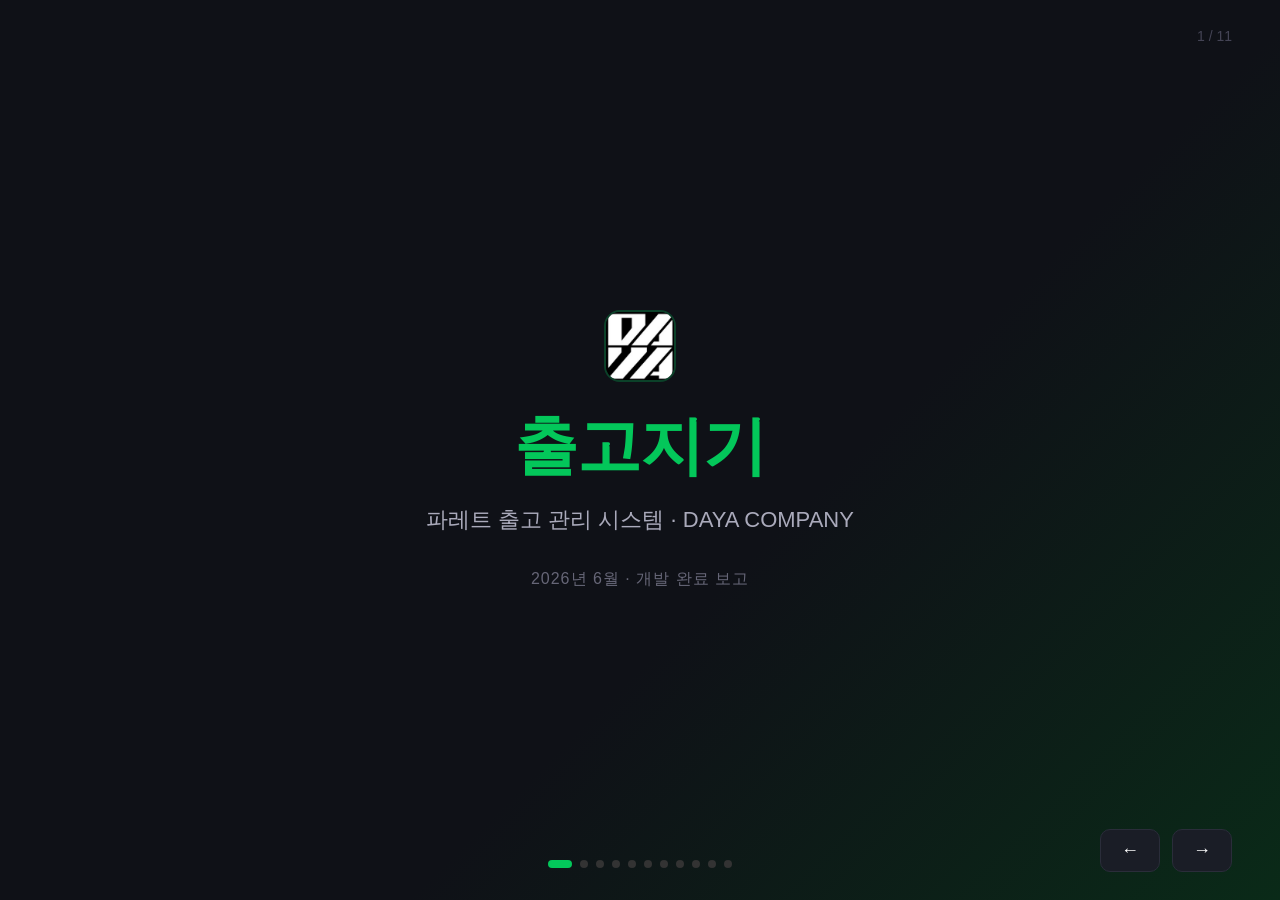
<file: briefing.html>
<!DOCTYPE html>
<html lang="ko">
<head>
<meta charset="UTF-8">
<title>출고지기 브리핑</title>
<style>
*{box-sizing:border-box;margin:0;padding:0;}
body{font-family:-apple-system,BlinkMacSystemFont,"Apple SD Gothic Neo","Malgun Gothic",sans-serif;background:#0f1117;color:#fff;height:100vh;overflow:hidden;}
.deck{width:100vw;height:100vh;position:relative;}
.slide{position:absolute;inset:0;display:none;flex-direction:column;justify-content:center;align-items:center;padding:60px 80px;text-align:center;}
.slide.active{display:flex;}

/* 공통 */
h1{font-size:56px;font-weight:900;line-height:1.15;letter-spacing:-1px;}
h2{font-size:38px;font-weight:800;margin-bottom:28px;letter-spacing:-.5px;}
p.sub{font-size:22px;color:#aab;margin-top:18px;line-height:1.6;}
.green{color:#03C75A;}
.blue{color:#2d6cdf;}
.purple{color:#7b5cff;}

/* 표지 */
#s1{background:linear-gradient(135deg,#0f1117 60%,#0a2a18);}
#s1 .logo{width:72px;height:72px;border-radius:16px;object-fit:cover;margin-bottom:28px;border:2px solid #03C75A44;}
#s1 h1{font-size:64px;}
#s1 .date{margin-top:32px;font-size:16px;color:#667;letter-spacing:1px;}

/* 문제 */
#s2{background:#0f1117;}
#s2 .problems{display:flex;gap:32px;margin-top:40px;}
#s2 .pb{background:#1a1d26;border:1px solid #2a2d3a;border-radius:20px;padding:32px 28px;flex:1;text-align:left;}
#s2 .pb .icon{font-size:36px;margin-bottom:14px;}
#s2 .pb h3{font-size:20px;font-weight:800;margin-bottom:10px;}
#s2 .pb p{font-size:15px;color:#889;line-height:1.65;}

/* 솔루션 */
#s3{background:linear-gradient(135deg,#061a0d,#0f1117);}
#s3 .big{font-size:28px;color:#03C75A;font-weight:700;margin-bottom:20px;letter-spacing:1px;}
#s3 h1{font-size:52px;}
#s3 .tags{display:flex;gap:12px;justify-content:center;margin-top:36px;}
#s3 .tag{background:#03C75A22;border:1px solid #03C75A55;color:#03C75A;padding:10px 24px;border-radius:40px;font-size:16px;font-weight:700;}

/* 구성 */
#s4{background:#0f1117;}
#s4 .apps{display:grid;grid-template-columns:1fr 1fr;gap:20px;margin-top:40px;width:100%;max-width:900px;}
#s4 .app{background:#1a1d26;border-radius:20px;padding:30px;text-align:left;border-left:4px solid #03C75A;}
#s4 .app.b{border-color:#2d6cdf;}
#s4 .app.p{border-color:#7b5cff;}
#s4 .app.g{border-color:#556;}
#s4 .app .who{font-size:12px;font-weight:700;color:#03C75A;letter-spacing:1px;margin-bottom:8px;}
#s4 .app.b .who{color:#2d6cdf;}
#s4 .app.p .who{color:#7b5cff;}
#s4 .app.g .who{color:#889;}
#s4 .app h3{font-size:20px;font-weight:800;margin-bottom:8px;}
#s4 .app p{font-size:14px;color:#889;line-height:1.6;}

/* 흐름 */
#s5{background:#0f1117;}
#s5 .flow{display:flex;gap:0;margin-top:50px;align-items:stretch;width:100%;max-width:960px;}
#s5 .st{flex:1;background:#1a1d26;border-radius:20px;padding:30px 22px;position:relative;}
#s5 .st:not(:last-child)::after{content:"›";position:absolute;right:-18px;top:50%;transform:translateY(-50%);font-size:28px;color:#03C75A;font-weight:900;z-index:1;}
#s5 .st .n{width:36px;height:36px;border-radius:50%;background:#03C75A;color:#000;font-weight:900;font-size:16px;display:flex;align-items:center;justify-content:center;margin:0 auto 14px;}
#s5 .st h3{font-size:17px;font-weight:800;margin-bottom:8px;}
#s5 .st p{font-size:13px;color:#889;line-height:1.6;}

/* 화면 */
#s6{background:#0f1117;}
#s6 .screens{display:flex;gap:40px;margin-top:40px;align-items:flex-start;}
#s6 .phone{width:180px;border:6px solid #1e2530;border-radius:24px;overflow:hidden;background:#fff;flex:none;}
#s6 .phone .notch{height:14px;background:#1e2530;}
#s6 .scr{font-size:9px;color:#333;line-height:1.4;}
#s6 .top{background:#03C75A;color:#fff;padding:7px 10px;display:flex;justify-content:space-between;font-size:10px;font-weight:800;}
#s6 .top.mon{background:#1f2733;}
#s6 .tabs{display:flex;gap:3px;padding:6px 7px 2px;background:#fff;flex-wrap:wrap;}
#s6 .tabs span{font-size:8px;padding:3px 6px;border-radius:10px;background:#eef1f4;color:#667;}
#s6 .tabs span.on{background:#03C75A;color:#fff;font-weight:700;}
#s6 .tabs.mon span.on{background:#1f2733;}
#s6 .body{padding:8px;color:#333;}
#s6 .chips{display:flex;gap:3px;margin-bottom:7px;}
#s6 .chips .c{flex:1;text-align:center;font-size:8px;padding:4px 0;border-radius:6px;background:#eef1f4;color:#556;font-weight:700;}
#s6 .chips .c.on{background:#03C75A;color:#fff;}
#s6 .plt{border:1px solid #e5e8eb;border-radius:6px;padding:5px 7px;margin-bottom:4px;display:flex;justify-content:space-between;}
#s6 .dc{font-size:7px;padding:2px 5px;border-radius:8px;color:#fff;font-weight:700;}
#s6 .koryo{background:#f5a623;} #s6 .hanjin{background:#2d6cdf;} #s6 .cj{background:#e0457b;}
#s6 .elv{display:flex;gap:4px;margin:7px 0 5px;}
#s6 .e{flex:1;text-align:center;font-size:8px;padding:4px;border-radius:6px;border:1px solid #e5;font-weight:700;}
#s6 .eg{border-color:#03C75A;color:#02a64b;background:#f0fbf4;}
#s6 .eb{border-color:#2d6cdf;color:#2d6cdf;background:#eef3fd;}
#s6 .send{background:#03C75A;color:#fff;text-align:center;font-weight:800;font-size:9px;padding:7px;border-radius:8px;}
#s6 .kpi{display:grid;grid-template-columns:1fr 1fr;gap:4px;margin-bottom:6px;}
#s6 .k{border:1px solid #e5e8eb;border-radius:6px;padding:5px;}
#s6 .k .v{font-size:12px;font-weight:900;}
#s6 .k .t{font-size:7px;color:#889;}
#s6 .minrow{display:flex;justify-content:space-between;font-size:8px;padding:3px;border-bottom:1px dashed #e5;}
#s6 .bar{height:5px;border-radius:5px;background:#eef1f4;margin:3px 0 5px;}
#s6 .bar i{display:block;height:100%;background:#03C75A;border-radius:5px;}
#s6 .info{text-align:left;max-width:380px;}
#s6 .info h3{font-size:26px;font-weight:800;margin-bottom:14px;}
#s6 .info ul{list-style:none;padding:0;}
#s6 .info li{font-size:16px;color:#aab;margin-bottom:10px;padding-left:22px;position:relative;line-height:1.5;}
#s6 .info li::before{content:"✓";position:absolute;left:0;color:#03C75A;font-weight:900;}

/* 기능 */
#s7{background:#0f1117;}
#s7 .feats{display:grid;grid-template-columns:1fr 1fr 1fr;gap:16px;margin-top:40px;width:100%;max-width:960px;}
#s7 .f{background:#1a1d26;border-radius:16px;padding:22px 20px;text-align:left;display:flex;gap:14px;align-items:flex-start;}
#s7 .f .ic{font-size:24px;flex:none;}
#s7 .f h3{font-size:15px;font-weight:800;margin-bottom:4px;}
#s7 .f p{font-size:13px;color:#889;line-height:1.5;}

/* 효과 */
#s8{background:linear-gradient(135deg,#061a0d,#0f1117);}
#s8 .effs{display:flex;gap:24px;margin-top:44px;}
#s8 .ef{background:#0d2318;border:1px solid #03C75A33;border-radius:20px;padding:40px 32px;flex:1;}
#s8 .ef .big{font-size:42px;font-weight:900;color:#03C75A;margin-bottom:14px;}
#s8 .ef p{font-size:16px;color:#aab;line-height:1.65;}

/* 기술 */
#s9{background:#0f1117;}
#s9 .rows{width:100%;max-width:780px;margin-top:40px;}
#s9 .row{display:flex;gap:0;border-bottom:1px solid #1e2530;padding:20px 0;}
#s9 .row:first-child{border-top:1px solid #1e2530;}
#s9 .row .lbl{width:180px;font-size:15px;font-weight:700;color:#03C75A;flex:none;}
#s9 .row .val{font-size:16px;color:#ccd;line-height:1.6;}

/* 로드맵 */
#s10{background:#0f1117;}
#s10 .roads{display:grid;grid-template-columns:1fr 1fr;gap:16px;margin-top:40px;max-width:800px;}
#s10 .rd{background:#1a1d26;border-radius:16px;padding:24px;text-align:left;border:1px solid #2a2d3a;}
#s10 .rd h3{font-size:17px;font-weight:800;margin-bottom:6px;}
#s10 .rd p{font-size:14px;color:#889;}

/* 마지막 */
#s11{background:linear-gradient(135deg,#061a0d,#0f1117);}
#s11 .logo{width:80px;height:80px;border-radius:18px;object-fit:cover;margin-bottom:28px;border:2px solid #03C75A66;}
#s11 h1{font-size:52px;}

/* 네비 */
.nav{position:fixed;bottom:32px;left:50%;transform:translateX(-50%);display:flex;gap:8px;z-index:99;}
.nav span{width:8px;height:8px;border-radius:50%;background:#333;cursor:pointer;transition:.2s;}
.nav span.on{background:#03C75A;width:24px;border-radius:4px;}
.arrows{position:fixed;bottom:28px;right:48px;display:flex;gap:12px;z-index:99;}
.arrows button{background:#1a1d26;border:1px solid #2a2d3a;color:#fff;padding:10px 20px;border-radius:10px;font-size:18px;cursor:pointer;}
.arrows button:hover{background:#03C75A22;border-color:#03C75A;}
.pg{position:fixed;top:28px;right:48px;font-size:14px;color:#445;}
</style>
</head>
<body>

<div class="deck">

<!-- 1. 표지 -->
<div class="slide active" id="s1">
  <img class="logo" src="dayaphoto.jpeg" alt="로고">
  <h1><span class="green">출고지기</span></h1>
  <p class="sub">파레트 출고 관리 시스템 · DAYA COMPANY</p>
  <div class="date">2026년 6월 · 개발 완료 보고</div>
</div>

<!-- 2. 문제 -->
<div class="slide" id="s2">
  <h2>현재 소통 방식</h2>
  <div class="problems">
    <div class="pb">
      <div class="icon">💬</div>
      <h3>카톡 회사 전체 채팅창</h3>
      <p>별도 전용 채팅창이 없어 업무 메시지가 전체 채팅방에 섞임. 내용 찾기 어렵고 혼잡.</p>
    </div>
    <div class="pb">
      <div class="icon">📸</div>
      <h3>실물 사진 + 텍스트</h3>
      <p>파레트를 직접 촬영해 사진 전송, 현황을 텍스트로 일일이 작성. 시간 소요, 누락 발생.</p>
    </div>
    <div class="pb">
      <div class="icon">🔍</div>
      <h3>통합 현황 파악 불가</h3>
      <p>직통 연락처를 모르면 직접 통화도 어려움. 전 층 현황을 한눈에 볼 수 있는 수단 없음.</p>
    </div>
  </div>
</div>

<!-- 3. 솔루션 -->
<div class="slide" id="s3">
  <div class="big">📦 해결책</div>
  <h1>작업자 입력 → 즉시 전층 공유<br><span class="green">마감·통계까지 자동</span></h1>
  <div class="tags">
    <span class="tag">모바일 우선</span>
    <span class="tag">실시간 연동</span>
    <span class="tag">설치 불필요</span>
    <span class="tag">자동 집계</span>
  </div>
</div>

<!-- 4. 구성 -->
<div class="slide" id="s4">
  <h2>4개 앱으로 구성</h2>
  <div class="apps">
    <div class="app">
      <div class="who">작업자 · 폰</div>
      <h3>출고지기 작업</h3>
      <p>층별 파레트 번호·택배사 입력, 엘리베이터 선택 후 출고 전송. 슬랙 알림 자동 발송.</p>
    </div>
    <div class="app b">
      <div class="who">출고팀 · PC</div>
      <h3>출고지기 PC버전</h3>
      <p>전 층 대기·출고·마감·통계를 대형 화면으로. 매시간 자동 백업·복구.</p>
    </div>
    <div class="app p">
      <div class="who">관리자 · 폰</div>
      <h3>출고지기 폰버전</h3>
      <p>PC버전과 동일한 데이터를 폰에서. 외부·이동 중에도 전층 현황 확인.</p>
    </div>
    <div class="app g">
      <div class="who">관리 · 설정</div>
      <h3>출고지기 설정</h3>
      <p>택배사·제약사·슬랙 알림 등 환경 관리. 변경 즉시 전 작업자에 동기화.</p>
    </div>
  </div>
</div>

<!-- 5. 흐름 -->
<div class="slide" id="s5">
  <h2>업무 흐름</h2>
  <div class="flow">
    <div class="st">
      <div class="n">1</div>
      <h3>작업자 입력</h3>
      <p>폰에서 층 선택 → 파레트 번호·택배사 입력</p>
    </div>
    <div class="st">
      <div class="n">2</div>
      <h3>엘베별 출고</h3>
      <p>사무엘베·입고엘베 선택 후 전송 → 슬랙 알림</p>
    </div>
    <div class="st">
      <div class="n">3</div>
      <h3>실시간 확인</h3>
      <p>PC·폰 모니터에 즉시 반영, 전 층 현황 한눈에</p>
    </div>
    <div class="st">
      <div class="n">4</div>
      <h3>마감·통계</h3>
      <p>층별 마감 → PLT/BOX·택배사별 자동 집계</p>
    </div>
  </div>
</div>

<!-- 6. 화면 → 비교 -->
<div class="slide" id="s6">
  <h2>카톡 방식 vs 출고지기</h2>
  <div style="display:flex;gap:28px;margin-top:40px;width:100%;max-width:900px;">
    <div style="flex:1;background:#1a1015;border:1px solid #3a2020;border-radius:20px;padding:32px;">
      <div style="font-size:13px;font-weight:700;color:#f66;margin-bottom:18px;letter-spacing:1px;">기존 · 카톡</div>
      <ul style="list-style:none;padding:0;">
        <li style="font-size:16px;color:#aab;margin-bottom:14px;padding-left:26px;position:relative;line-height:1.55;"><span style="position:absolute;left:0;color:#f66;">✗</span>전체 채팅방에 사진·텍스트 혼재</li>
        <li style="font-size:16px;color:#aab;margin-bottom:14px;padding-left:26px;position:relative;line-height:1.55;"><span style="position:absolute;left:0;color:#f66;">✗</span>전용 업무 채널 없어 내용 혼잡</li>
        <li style="font-size:16px;color:#aab;margin-bottom:14px;padding-left:26px;position:relative;line-height:1.55;"><span style="position:absolute;left:0;color:#f66;">✗</span>실시간 전층 현황 파악 불가</li>
        <li style="font-size:16px;color:#aab;margin-bottom:14px;padding-left:26px;position:relative;line-height:1.55;"><span style="position:absolute;left:0;color:#f66;">✗</span>집계·통계 수작업, 마감 지연</li>
        <li style="font-size:16px;color:#aab;padding-left:26px;position:relative;line-height:1.55;"><span style="position:absolute;left:0;color:#f66;">✗</span>과거 데이터 찾기 어려움</li>
      </ul>
    </div>
    <div style="display:flex;align-items:center;font-size:32px;color:#03C75A;font-weight:900;">→</div>
    <div style="flex:1;background:#061a0d;border:1px solid #03C75A44;border-radius:20px;padding:32px;">
      <div style="font-size:13px;font-weight:700;color:#03C75A;margin-bottom:18px;letter-spacing:1px;">출고지기</div>
      <ul style="list-style:none;padding:0;">
        <li style="font-size:16px;color:#aab;margin-bottom:14px;padding-left:26px;position:relative;line-height:1.55;"><span style="position:absolute;left:0;color:#03C75A;">✓</span>작업자가 폰으로 직접 입력·전송</li>
        <li style="font-size:16px;color:#aab;margin-bottom:14px;padding-left:26px;position:relative;line-height:1.55;"><span style="position:absolute;left:0;color:#03C75A;">✓</span>출고 전용 시스템 — 업무만 집중</li>
        <li style="font-size:16px;color:#aab;margin-bottom:14px;padding-left:26px;position:relative;line-height:1.55;"><span style="position:absolute;left:0;color:#03C75A;">✓</span>PC·폰 모니터에 전층 즉시 반영</li>
        <li style="font-size:16px;color:#aab;margin-bottom:14px;padding-left:26px;position:relative;line-height:1.55;"><span style="position:absolute;left:0;color:#03C75A;">✓</span>택배사별·층별 집계 자동 산출</li>
        <li style="font-size:16px;color:#aab;padding-left:26px;position:relative;line-height:1.55;"><span style="position:absolute;left:0;color:#03C75A;">✓</span>일별 마감 데이터 보관·조회</li>
      </ul>
    </div>
  </div>
</div>

<!-- 7. 기능 -->
<div class="slide" id="s7">
  <h2>주요 기능</h2>
  <div class="feats">
    <div class="f"><div class="ic">📥</div><div><h3>층별 입력·출고</h3><p>B1·1F·3F·4F·5F 전 층, 파레트 번호·택배사 지정</p></div></div>
    <div class="f"><div class="ic">🛗</div><div><h3>엘리베이터 구분</h3><p>사무엘베·입고엘베 선택 후 전송</p></div></div>
    <div class="f"><div class="ic">📊</div><div><h3>실시간 통합현황</h3><p>9개 탭 — 대기·출고·층별·마감·택배사·통계·예상·과거</p></div></div>
    <div class="f"><div class="ic">🔔</div><div><h3>슬랙 자동 알림</h3><p>출고 전송 즉시 슬랙 채널에 메시지 발송</p></div></div>
    <div class="f"><div class="ic">📈</div><div><h3>마감 & 통계</h3><p>PLT/BOX·택배사별 자동 집계, 출고율·달성률</p></div></div>
    <div class="f"><div class="ic">💾</div><div><h3>자동 백업·복구</h3><p>매시간 자동저장, 장애 시 이전 시점 복구</p></div></div>
    <div class="f"><div class="ic">🔮</div><div><h3>예상 수량 관리</h3><p>예상 대비 실제 처리량 달성률 실시간 표시</p></div></div>
    <div class="f"><div class="ic">📱</div><div><h3>PWA 앱 설치</h3><p>홈 화면 아이콘으로 앱처럼 실행, 별도 설치 불필요</p></div></div>
    <div class="f"><div class="ic">⚙️</div><div><h3>중앙 설정 동기화</h3><p>설정 변경 시 모든 작업자 화면에 즉시 반영</p></div></div>
  </div>
</div>

<!-- 8. 효과 -->
<div class="slide" id="s8">
  <h2>도입 효과</h2>
  <div class="effs">
    <div class="ef">
      <div class="big">실시간</div>
      <p>전화·구두 없이 전 층 출고 현황을<br>한 화면에서 즉시 파악</p>
    </div>
    <div class="ef">
      <div class="big">자동화</div>
      <p>집계·마감·알림·백업을<br>수기 없이 자동 처리</p>
    </div>
    <div class="ef">
      <div class="big">무설치</div>
      <p>휴대폰·PC 브라우저로 바로 사용<br>별도 서버·설치 비용 최소</p>
    </div>
  </div>
  <p class="sub" style="max-width:760px;margin-top:40px;">작업자 입력이 <span class="green"><b>즉시</b></span> 출고팀·관리자 화면에 반영되어 누락·중복·전달 지연이 줄어들고, 마감 통계가 자동 산출되어 <span class="green"><b>일일 마감 시간이 단축</b></span>됩니다.</p>
</div>

<!-- 9. 기술 -->
<div class="slide" id="s9">
  <h2>기술 & 비용</h2>
  <div class="rows">
    <div class="row"><div class="lbl">사용 환경</div><div class="val">휴대폰·PC 웹 브라우저 (별도 프로그램 설치 불필요)</div></div>
    <div class="row"><div class="lbl">앱 설치</div><div class="val">홈 화면 추가(PWA) — 아이콘으로 앱처럼 실행</div></div>
    <div class="row"><div class="lbl">알림 연동</div><div class="val">슬랙(Slack) 실시간 출고 알림 자동 발송</div></div>
    <div class="row"><div class="lbl">데이터 보호</div><div class="val">매시간 자동 백업 + 복구 기능, 일일 마감 데이터 보관</div></div>
    <div class="row"><div class="lbl">운영 비용</div><div class="val">전용 서버 없이 운영 — 서버 유지비 부담 없음</div></div>
    <div class="row"><div class="lbl">현재 상태</div><div class="val"><span style="color:#f5a623;font-weight:700;">⚡ 개발 완료 · 실전 테스트 진행 예정</span></div></div>
  </div>
</div>

<!-- 10. 로드맵 -->
<div class="slide" id="s10">
  <h2>앞으로 추가하면 좋은 것</h2>
  <div class="roads">
    <div class="rd"><h3>📅 기간별 실적 리포트</h3><p>주간·월간 출고량 자동 집계 화면</p></div>
    <div class="rd"><h3>👤 작업자별 실적</h3><p>개인별 처리량 통계 제공</p></div>
    <div class="rd"><h3>📤 엑셀 내보내기</h3><p>마감 데이터 엑셀 다운로드</p></div>
    <div class="rd"><h3>🔐 권한 관리</h3><p>역할별 접근 권한 분리</p></div>
  </div>
</div>

<!-- 11. 끝 -->
<div class="slide" id="s11">
  <img class="logo" src="dayaphoto.jpeg" alt="로고">
  <h1><span class="green">감사합니다</span></h1>
  <p class="sub">📦 출고지기 · DAYA COMPANY</p>
</div>

</div>

<!-- 네비게이션 -->
<div class="nav" id="nav"></div>
<div class="pg" id="pg"></div>
<div class="arrows">
  <button onclick="go(-1)">←</button>
  <button onclick="go(1)">→</button>
</div>

<script>
const slides = document.querySelectorAll('.slide');
const nav = document.getElementById('nav');
const pg = document.getElementById('pg');
let cur = 0;

slides.forEach((_,i)=>{
  const d = document.createElement('span');
  d.onclick = ()=>show(i);
  nav.appendChild(d);
});

function show(n){
  slides[cur].classList.remove('active');
  nav.children[cur].classList.remove('on');
  cur = Math.max(0, Math.min(n, slides.length-1));
  slides[cur].classList.add('active');
  nav.children[cur].classList.add('on');
  pg.textContent = (cur+1) + ' / ' + slides.length;
}

function go(d){ show(cur+d); }

document.addEventListener('keydown', e=>{
  if(e.key==='ArrowRight'||e.key==='ArrowDown'||e.key===' ') go(1);
  if(e.key==='ArrowLeft'||e.key==='ArrowUp') go(-1);
  if(e.key==='Home') show(0);
  if(e.key==='End') show(slides.length-1);
});

document.querySelector('.deck').addEventListener('click', e=>{
  if(!e.target.closest('button')&&!e.target.closest('.nav')) go(1);
});

show(0);
</script>
</body>
</html>
</file>
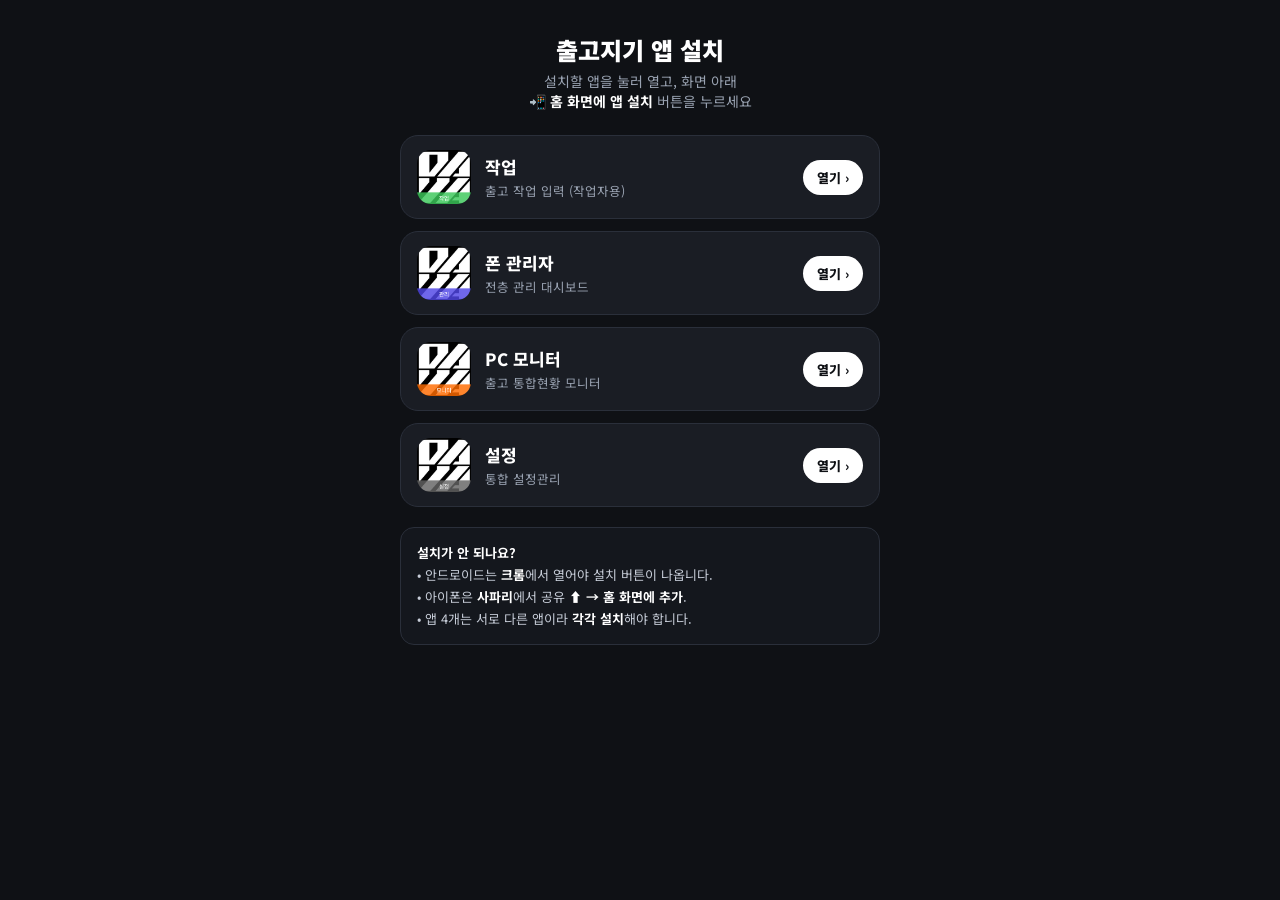
<file: install.html>
<!DOCTYPE html>
<html lang="ko">
<head>
<meta charset="UTF-8">
<meta name="viewport" content="width=device-width, initial-scale=1.0">
<meta name="theme-color" content="#111111">
<title>출고지기 앱 설치</title>
<link rel="preconnect" href="https://fonts.googleapis.com">
<link rel="preconnect" href="https://fonts.gstatic.com" crossorigin>
<link href="https://fonts.googleapis.com/css2?family=Noto+Sans+KR:wght@400;600;700;800;900&display=swap" rel="stylesheet">
<style>
  *{box-sizing:border-box;-webkit-tap-highlight-color:transparent}
  body{margin:0;font-family:'Noto Sans KR',system-ui,sans-serif;background:#0f1115;color:#fff;
       min-height:100vh;padding:24px 16px 48px}
  .wrap{max-width:480px;margin:0 auto}
  h1{font-size:24px;font-weight:900;margin:8px 0 4px;text-align:center}
  .sub{text-align:center;color:#9aa3b2;font-size:14px;margin-bottom:24px}
  .card{display:flex;align-items:center;gap:14px;background:#1a1d24;border:1px solid #2a2f3a;
        border-radius:18px;padding:14px 16px;margin-bottom:12px;text-decoration:none;color:#fff;
        transition:transform .08s}
  .card:active{transform:scale(.98)}
  .card img{width:54px;height:54px;border-radius:14px;flex:none;background:#fff}
  .card .t{flex:1;min-width:0}
  .card .t b{display:block;font-size:17px;font-weight:800}
  .card .t span{display:block;font-size:12.5px;color:#9aa3b2;margin-top:2px}
  .card .go{font-size:13px;font-weight:800;color:#0f1115;background:#fff;border-radius:999px;
            padding:8px 14px;flex:none}
  .note{margin-top:20px;background:#14171d;border:1px solid #2a2f3a;border-radius:14px;padding:14px 16px;
        font-size:13px;line-height:1.7;color:#c7cdd8}
  .note b{color:#fff}
  /* 인앱 브라우저 오버레이 */
  #inapp{position:fixed;inset:0;z-index:9999;background:#0f1115;display:none;
         flex-direction:column;align-items:center;justify-content:center;padding:28px;text-align:center}
  #inapp.show{display:flex}
  #inapp .big{font-size:46px;margin-bottom:14px}
  #inapp h2{font-size:21px;font-weight:900;margin:0 0 10px}
  #inapp p{color:#aeb6c4;font-size:14.5px;line-height:1.7;margin:0 0 22px}
  #inapp .btn{display:block;width:100%;max-width:320px;padding:15px;border:0;border-radius:14px;
              font-size:16px;font-weight:800;margin:8px 0;cursor:pointer}
  #inapp .primary{background:#ffe600;color:#111}
  #inapp .ghost{background:#23262e;color:#fff}
  #inapp .hint{margin-top:16px;font-size:12.5px;color:#7a8395;line-height:1.6}
</style>
</head>
<body>
  <div class="wrap">
    <h1>출고지기 앱 설치</h1>
    <div class="sub">설치할 앱을 눌러 열고, 화면 아래<br><b style="color:#fff">📲 홈 화면에 앱 설치</b> 버튼을 누르세요</div>

    <a class="card" href="worker.html">
      <img src="icon-work-192.png" alt="">
      <div class="t"><b>작업</b><span>출고 작업 입력 (작업자용)</span></div>
      <div class="go">열기 ›</div>
    </a>
    <a class="card" href="admin.html">
      <img src="icon-phone-192.png" alt="">
      <div class="t"><b>폰 관리자</b><span>전층 관리 대시보드</span></div>
      <div class="go">열기 ›</div>
    </a>
    <a class="card" href="monitor.html">
      <img src="icon-pc-192.png" alt="">
      <div class="t"><b>PC 모니터</b><span>출고 통합현황 모니터</span></div>
      <div class="go">열기 ›</div>
    </a>
    <a class="card" href="settings.html">
      <img src="icon-set-192.png" alt="">
      <div class="t"><b>설정</b><span>통합 설정관리</span></div>
      <div class="go">열기 ›</div>
    </a>

    <div class="note">
      <b>설치가 안 되나요?</b><br>
      • 안드로이드는 <b>크롬</b>에서 열어야 설치 버튼이 나옵니다.<br>
      • 아이폰은 <b>사파리</b>에서 공유 <b>⬆️ → 홈 화면에 추가</b>.<br>
      • 앱 4개는 서로 다른 앱이라 <b>각각 설치</b>해야 합니다.
    </div>
  </div>

  <!-- 카톡 등 인앱 브라우저 안내 -->
  <div id="inapp">
    <div class="big">🚫</div>
    <h2>크롬으로 열어주세요</h2>
    <p>카카오톡·네이버 등 <b>앱 안의 브라우저</b>에서는<br>앱 설치가 되지 않습니다.<br>크롬으로 열면 설치할 수 있어요.</p>
    <button class="btn primary" id="openChrome">크롬으로 열기</button>
    <button class="btn ghost" id="copyUrl">주소 복사하기</button>
    <div class="hint">버튼이 안 되면 우측 상단 <b>⋮ / 공유</b> →<br>"<b>다른 브라우저로 열기</b>" → Chrome 선택</div>
  </div>

<script>
(function(){
  var ua = navigator.userAgent || '';
  var inApp = /KAKAOTALK|NAVER\(inapp|Instagram|FBAN|FBAV|Line\/|DaumApps|; wv\)/i.test(ua)
              || /KAKAOTALK/i.test(ua);
  var isAndroid = /Android/i.test(ua);
  if(!inApp) return;

  document.getElementById('inapp').classList.add('show');
  var url = location.href.split('#')[0];

  document.getElementById('openChrome').onclick = function(){
    if(isAndroid){
      // 안드로이드: 크롬 intent 로 강제 전환
      var host = location.host + location.pathname + location.search;
      location.href = 'intent://' + host + '#Intent;scheme=https;package=com.android.chrome;end';
    } else {
      // iOS 등: 복사로 안내
      copy();
      alert('주소를 복사했어요.\n사파리(또는 크롬)를 열고 붙여넣어 주세요.');
    }
  };
  function copy(){
    if(navigator.clipboard && navigator.clipboard.writeText){
      navigator.clipboard.writeText(url).catch(function(){fallback();});
    } else { fallback(); }
    function fallback(){
      var t=document.createElement('textarea'); t.value=url; document.body.appendChild(t);
      t.select(); try{document.execCommand('copy');}catch(e){} t.remove();
    }
  }
  document.getElementById('copyUrl').onclick = function(){ copy(); this.textContent='✓ 복사됨 — 크롬에 붙여넣기'; };
})();
</script>
</body>
</html>
</file>
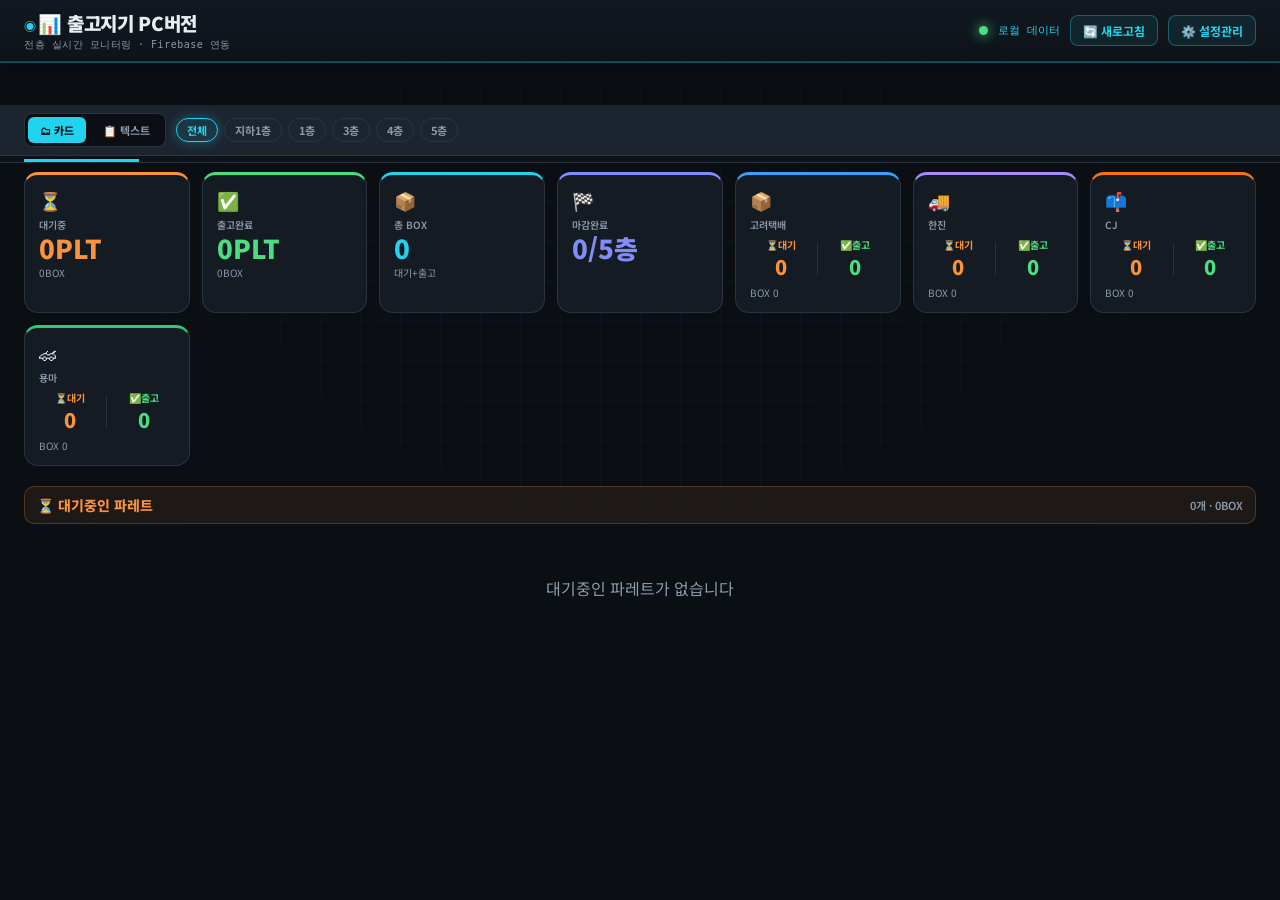
<file: monitor.html>
<!DOCTYPE html>
<html lang="ko" class="theme-monitor">
<head>
<meta charset="UTF-8">
<meta name="viewport" content="width=device-width, initial-scale=1.0">
<title>출고지기 PC버전</title>
<link rel="apple-touch-icon" href="icon-pc.png">
<meta name="apple-mobile-web-app-capable" content="yes">
<meta name="apple-mobile-web-app-status-bar-style" content="black-translucent">
<meta name="apple-mobile-web-app-title" content="출고지기 PC버전">
<link rel="manifest" href="manifest-monitor.json">
<link rel="preconnect" href="https://fonts.googleapis.com">
<link rel="preconnect" href="https://fonts.gstatic.com" crossorigin>
<link href="https://fonts.googleapis.com/css2?family=Noto+Sans+KR:wght@400;600;700;800;900&family=JetBrains+Mono:wght@500;700&display=swap" rel="stylesheet">
<meta name="theme-color" content="#0B0F14">
<link rel="stylesheet" href="css/monitor-theme.css">
<style>
:root{
  --bg:#0B0F14;--card:#151B23;--card2:#1C2430;--border:#2A3441;
  --text:#E8EDF4;--muted:#8B9AAB;
  --a1:#22D3EE;--a2:#FB923C;--a3:#4ADE80;--a4:#818CF8;--a5:#FBBF24;--a6:#F472B6;
  --red:#F87171;
  --waiting:#FB923C;
  --shipped:#4ADE80;
}
*{box-sizing:border-box;margin:0;padding:0;}
body{font-family:'Noto Sans KR','Segoe UI',sans-serif;background:var(--bg);color:var(--text);min-height:100vh;}

/* ── 헤더 ── */
.hdr{background:var(--card);border-bottom:1px solid var(--border);padding:0 24px;height:58px;display:flex;align-items:center;justify-content:space-between;position:sticky;top:0;z-index:200;box-shadow:0 1px 6px rgba(0,0,0,.07);}
.hdr-title{font-size:18px;font-weight:900;color:var(--text);}
.hdr-sub{font-size:10px;color:var(--muted);margin-top:2px;}
.hdr-r{display:flex;align-items:center;gap:10px;}
.live-dot{width:9px;height:9px;border-radius:50%;background:var(--a3);box-shadow:0 0 8px var(--a3);animation:pulse 2s infinite;}
@keyframes pulse{0%,100%{opacity:1}50%{opacity:.4}}
.last-upd{font-size:11px;color:var(--muted);}
.hdr-btn{background:rgba(3,199,90,.1);border:1.5px solid rgba(3,199,90,.35);color:var(--a1);border-radius:8px;padding:6px 12px;font-size:12px;font-weight:700;cursor:pointer;font-family:inherit;}
.hdr-btn-set{background:rgba(99,102,241,.12);border-color:rgba(99,102,241,.4);color:#a5b4fc;}

/* ── 탭 ── */
.main-tabs{background:var(--card);border-bottom:1px solid var(--border);display:flex;flex-wrap:wrap;gap:2px;padding:0 24px;position:sticky;top:58px;z-index:100;overflow-x:auto;}
.main-tab{border:none;background:transparent;cursor:pointer;font-family:inherit;padding:10px 16px;font-size:13px;font-weight:700;color:var(--muted);border-bottom:3px solid transparent;white-space:nowrap;}
.main-tab.active{color:var(--a1);border-bottom-color:var(--a1);}
.tab-badge{display:inline-block;background:var(--a2);color:#fff;border-radius:8px;padding:1px 6px;font-size:10px;font-weight:900;margin-left:5px;}
.tab-badge.green{background:var(--a3);}
.tab-badge.purple{background:var(--a4);}

/* ── 뷰 전환 ── */
.view-bar{background:var(--card2);padding:8px 24px;display:flex;align-items:center;gap:10px;border-bottom:1px solid var(--border);}
.view-toggle{display:flex;gap:5px;background:var(--bg);border-radius:8px;padding:3px;border:1px solid var(--border);}
.vt-btn{border:none;background:transparent;color:var(--muted);border-radius:6px;padding:5px 12px;font-size:11px;font-weight:700;cursor:pointer;font-family:inherit;}
.vt-btn.active{background:var(--a1);color:#fff;}
.filter-chips{display:flex;gap:6px;flex-wrap:wrap;}
.chip{border:1.5px solid var(--border);background:transparent;color:var(--muted);border-radius:14px;padding:3px 10px;font-size:11px;font-weight:700;cursor:pointer;font-family:inherit;}
.chip.active{border-color:var(--a1);color:var(--a1);background:rgba(3,199,90,.08);}

/* ── 메인 ── */
.main{padding:16px 24px;max-width:1800px;margin:0 auto;}
.tab-page{display:none;}
.tab-page.active{display:block;}

/* ── 요약 카드 ── */
.sum-grid{display:grid;grid-template-columns:repeat(auto-fill,minmax(150px,1fr));gap:10px;margin-bottom:18px;}
.sum-card{background:var(--card);border:1px solid var(--border);border-radius:13px;padding:12px 16px;position:relative;overflow:hidden;}
.sum-card::before{content:'';position:absolute;top:0;left:0;right:0;height:3px;}
.sc-icon{font-size:18px;margin-bottom:4px;}
.sc-label{font-size:10px;color:var(--muted);font-weight:600;margin-bottom:2px;}
.sc-val{font-size:26px;font-weight:900;line-height:1;}
.sc-sub{font-size:10px;color:var(--muted);margin-top:3px;}

/* ── 섹션 타이틀 ── */
.sec-title{font-size:14px;font-weight:800;margin-bottom:12px;display:flex;align-items:center;gap:8px;padding:8px 12px;border-radius:10px;}
.sec-title.waiting-title{background:rgba(249,115,22,.08);border:1px solid rgba(249,115,22,.2);color:var(--waiting);}
.sec-title.shipped-title{background:rgba(46,204,113,.08);border:1px solid rgba(46,204,113,.2);color:var(--shipped);}
.sec-cnt{font-size:11px;color:var(--muted);margin-left:auto;font-weight:600;}

/* ── 파레트 카드 (카드뷰) ── */
.plt-grid{display:grid;grid-template-columns:repeat(auto-fill,minmax(150px,1fr));gap:10px;margin-bottom:20px;}
.plt-card{border-radius:13px;overflow:hidden;position:relative;}
.plt-card.waiting{background:var(--card);border:2px solid rgba(249,115,22,.4);}
.plt-card.shipped{background:var(--card);border:2px solid rgba(46,204,113,.4);}
.plt-card-top{padding:7px 9px 4px;display:flex;align-items:center;justify-content:space-between;}
.plt-no{border-radius:5px;padding:2px 7px;font-size:12px;font-weight:900;}
.plt-no.waiting{background:var(--a5);color:#000;}
.plt-no.shipped{background:var(--a3);color:#000;}
.plt-c-tag{font-size:9px;font-weight:700;padding:2px 5px;border-radius:5px;color:#fff;}
.plt-status-tag{font-size:9px;font-weight:800;padding:2px 6px;border-radius:5px;}
.plt-status-tag.waiting{background:rgba(249,115,22,.2);color:var(--waiting);}
.plt-status-tag.shipped{background:rgba(46,204,113,.2);color:var(--shipped);}
.plt-visual{padding:4px 7px;display:flex;justify-content:center;}
.plt-bot{padding:3px 8px 8px;}
.plt-tot{font-size:13px;font-weight:900;}
.plt-detail{font-size:10px;font-weight:600;line-height:1.6;margin-top:2px;}
.plt-detail-box{color:var(--muted);font-size:9px;}
.plt-floor-tag{font-size:9px;color:var(--muted);margin-top:2px;}

/* 되돌리기 버튼 */
.return-btn{width:100%;background:rgba(249,115,22,.1);border:1.5px solid rgba(249,115,22,.3);color:var(--a2);border-radius:7px;padding:5px;font-size:11px;font-weight:700;cursor:pointer;font-family:inherit;margin:4px 8px 8px;width:calc(100% - 16px);display:block;}
.return-btn:hover{background:rgba(249,115,22,.2);}

/* ── 텍스트뷰 테이블 ── */
.tbl-wrap{background:var(--card);border:1px solid var(--border);border-radius:13px;overflow:hidden;margin-bottom:20px;}
.tbl-hdr{padding:10px 14px;background:var(--card2);border-bottom:1px solid var(--border);font-size:12px;font-weight:800;}
table{width:100%;border-collapse:collapse;}
th{background:var(--card2);color:var(--muted);font-size:10px;font-weight:700;padding:8px 10px;text-align:left;border:1px solid var(--border);white-space:nowrap;}
td{padding:7px 10px;border:1px solid var(--border);font-size:12px;vertical-align:middle;}
tr:hover td{background:rgba(3,199,90,.03);}
tfoot td{background:var(--card2);font-weight:800;}
.status-pill{display:inline-block;padding:2px 8px;border-radius:10px;font-size:10px;font-weight:800;}
.status-pill.waiting{background:rgba(249,115,22,.15);color:var(--waiting);border:1px solid rgba(249,115,22,.3);}
.status-pill.shipped{background:rgba(46,204,113,.15);color:var(--shipped);border:1px solid rgba(46,204,113,.3);}

/* ── 층별 현황 ── */
.floor-grid-5{display:grid;grid-template-columns:repeat(5,1fr);gap:12px;margin-bottom:20px;}
.floor-card{background:var(--card);border:1px solid var(--border);border-radius:12px;overflow:hidden;}
.floor-card-hdr{padding:9px 12px;background:var(--card2);border-bottom:1px solid var(--border);display:flex;align-items:center;gap:7px;}
.floor-badge{padding:3px 9px;border-radius:6px;font-size:11px;font-weight:900;color:#fff;flex-shrink:0;}
.floor-card-body{padding:8px 10px;}
.floor-stat-row{display:flex;justify-content:space-between;padding:3px 0;border-bottom:1px solid var(--border);font-size:11px;}
.floor-stat-row:last-child{border-bottom:none;}
.floor-stat-label{color:var(--muted);}
.floor-stat-val{font-weight:800;}

/* 마감알림 */
.alert-bar{background:rgba(46,204,113,.06);border-bottom:1px solid rgba(46,204,113,.2);padding:8px 24px;display:flex;flex-wrap:wrap;gap:8px;}
.alert-chip{background:var(--card);border:1.5px solid var(--a3);border-radius:9px;padding:5px 12px;font-size:11px;font-weight:700;display:flex;align-items:center;gap:6px;}

/* 테이블 헤더 */
.tbl-title{padding:10px 14px;background:var(--card2);border-bottom:1px solid var(--border);font-size:12px;font-weight:800;}

/* 예상현황 KPI */
.kpi{background:var(--card);border:1px solid var(--border);border-radius:13px;padding:14px;text-align:center;}
.kpi-icon{font-size:22px;margin-bottom:4px;}
.kpi-label{font-size:10px;color:var(--muted);font-weight:700;margin-bottom:4px;}
.kpi-val{font-size:28px;font-weight:900;line-height:1;}
.kpi-sub{font-size:10px;color:var(--muted);margin-top:3px;}

/* 오버레이 */
.overlay{position:fixed;inset:0;background:rgba(0,0,0,.6);z-index:500;display:none;align-items:center;justify-content:center;padding:16px;}
.overlay.show{display:flex;}
.report-modal{background:var(--card);border-radius:16px;padding:20px;width:100%;max-width:600px;max-height:88vh;overflow-y:auto;}

/* 파레트 상세 모달 */
.plt-modal{background:var(--card);border-radius:18px;width:100%;max-width:360px;overflow:hidden;box-shadow:0 24px 64px rgba(0,0,0,.5);}
.plt-modal-hdr{padding:16px 18px;display:flex;align-items:center;gap:10px;}
.plt-modal-body{padding:14px 18px 18px;}
.plt-modal-row{display:flex;justify-content:space-between;align-items:center;padding:8px 0;border-bottom:1px solid var(--border);font-size:13px;}
.plt-modal-row:last-child{border-bottom:none;}
.plt-modal-lbl{color:var(--muted);font-weight:600;}
.plt-modal-val{font-weight:800;}
.plt-modal-item{display:flex;justify-content:space-between;padding:5px 10px;border-radius:7px;font-size:12px;margin-bottom:4px;}
.plt-modal-close{width:100%;margin-top:14px;background:var(--card2);border:1px solid var(--border);color:var(--text);border-radius:10px;padding:11px;font-size:14px;font-weight:800;cursor:pointer;font-family:inherit;}
.plt-card{cursor:pointer;transition:opacity .15s;}
.plt-card:hover{opacity:.88;}
.floor-card{cursor:pointer;transition:opacity .15s;}
.floor-card:hover{opacity:.88;}
</style>
</head>
<body>

<div class="hdr">
  <div>
    <div class="hdr-title">📊 출고지기 PC버전</div>
    <div class="hdr-sub">전층 실시간 모니터링 · Firebase 연동</div>
  </div>
  <div class="hdr-r">
    <div class="live-dot"></div>
    <div class="last-upd" id="lastUpd">--:--</div>
    <button class="hdr-btn" onclick="loadData()">🔄 새로고침</button>
    <button class="hdr-btn hdr-btn-set" onclick="window.open('settings.html','_blank')">⚙️ 설정관리</button>
  </div>
</div>

<!-- 마감 알림 -->
<div class="alert-bar" id="alertBar" style="display:none"></div>

<!-- 메인 탭 -->
<div class="main-tabs">
  <button class="main-tab active" id="tab-waiting" onclick="switchTab('waiting')">
    ⏳ 대기중 <span class="tab-badge" id="waitingCntBadge">0</span>
  </button>
  <button class="main-tab" id="tab-shipped" onclick="switchTab('shipped')">
    ✅ 출고완료 <span class="tab-badge green" id="shippedCntBadge">0</span>
  </button>
  <button class="main-tab" id="tab-overview" onclick="switchTab('overview')">
    🏢 층별현황
  </button>
  <button class="main-tab" id="tab-closing" onclick="switchTab('closing')">🏁 마감현황 <span class="tab-badge purple" id="closeBadge">0</span></button>
  <button class="main-tab" id="tab-courier" onclick="switchTab('courier')">🚚 택배사</button>
  <button class="main-tab" id="tab-pharma" onclick="switchTab('pharma')">💊 제약사</button>
  <button class="main-tab" id="tab-summary" onclick="switchTab('summary')">📈 통계</button>
  <button class="main-tab" id="tab-expect" onclick="switchTab('expect')">📋 예상현황</button>
  <button class="main-tab" id="tab-history" onclick="switchTab('history')">📅 과거데이터</button>
</div>

<!-- 뷰 전환 바 -->
<div class="view-bar">
  <div class="view-toggle">
    <button class="vt-btn active" id="vt-card" onclick="setView('card')">🗂 카드</button>
    <button class="vt-btn" id="vt-text" onclick="setView('text')">📋 텍스트</button>
  </div>
  <div class="filter-chips" id="floorChips"></div>
</div>

<div class="main">
  <div class="kpi-grid" id="kpiGrid" style="display:grid;grid-template-columns:repeat(auto-fill,minmax(160px,1fr));gap:12px;margin-bottom:20px;"></div>

  <!-- 대기중 탭 -->
  <div class="tab-page active" id="page-waiting">
    <div id="waitingContent"></div>
  </div>

  <!-- 출고완료 탭 -->
  <div class="tab-page" id="page-shipped">
    <div id="shippedContent"></div>
  </div>

  <!-- 층별현황 탭 -->
  <div class="tab-page" id="page-overview">
    <div id="overviewContent"></div>
  </div>

  <!-- 마감현황 탭 -->
  <div class="tab-page" id="page-closing">
    <div id="closingContent"></div>
  </div>

  <!-- 택배사 탭 -->
  <div class="tab-page" id="page-courier">
    <div id="courierContent"></div>
  </div>

  <!-- 제약사 탭 -->
  <div class="tab-page" id="page-pharma">
    <div id="pharmaContent"></div>
  </div>

  <!-- 통계 탭 -->
  <div class="tab-page" id="page-summary">
    <div id="summaryContent"></div>
  </div>

  <!-- 예상현황 탭 -->
  <div class="tab-page" id="page-expect">
    <div id="expectContent"></div>
  </div>

  <!-- 과거데이터 탭 -->
  <div class="tab-page" id="page-history">
    <div id="historyContent"></div>
  </div>
</div>

<script>
var FB_URL = 'https://pallete-system-default-rtdb.asia-southeast1.firebasedatabase.app';
var DEFAULT_FLOORS = [
  {id:'B1', name:'지하1층', color:'#3b9eff'},
  {id:'1F', name:'1층', color:'#a78bfa'},
  {id:'3F', name:'3층', color:'#f97316'},
  {id:'4F', name:'4층', color:'#2ecc71'},
  {id:'5F', name:'5층', color:'#ffd600'}
];
var ALL_FLOORS = [];
var FN = {};
var FCOLORS = {};
var ELEVATORS = {office:'사무 엘베', inbound:'입고 엘베'};
var ELEV_EMOJI = {office:'🏢', inbound:'📥'};
var ELEV_COLOR = {office:'#03C75A', inbound:'#2d6cdf'};
var DC = [
  {id:'koryo',name:'고려택배',icon:'📦',color:'#3b9eff'},
  {id:'hanjin',name:'한진',icon:'🚚',color:'#a78bfa'},
  {id:'cj',name:'CJ',icon:'📫',color:'#f97316'},
  {id:'yongma',name:'용마',icon:'🏎',color:'#2ecc71'}
];

var waiting = {}, doneStatus = {}, notifications = {}, closingReports = {};
var shipments = {};
var reports = {};
var cfg = {couriers: DC, floors: DEFAULT_FLOORS.map(function(f){return Object.assign({}, f);})};
var currentTab = 'waiting', viewMode = 'card', floorFilter = 'all';

function pad(n){return String(n).padStart(2,'0');}

/* 스토리지 */
function lsGet(k){try{return localStorage.getItem(k);}catch(e){return null;}}
function lsSet(k,v){try{localStorage.setItem(k,v);}catch(e){}}

function loadCfgLocal(){
  var s=lsGet('plt_cfg');
  if(s){try{applyConfig(JSON.parse(s), false);}catch(e){}}
  refreshFloorGlobals();
}

function normalizeFloorId(id){return String(id||'').trim().toUpperCase().replace(/[^A-Z0-9]/g,'');}
function normalizeFloors(floors){
  var palette=['#3b9eff','#a78bfa','#f97316','#2ecc71','#ffd600','#ff6b9d','#06b6d4','#84cc16','#ef4444','#14b8a6'];
  var seen={}, src=Array.isArray(floors)&&floors.length?floors:DEFAULT_FLOORS, out=[];
  src.forEach(function(f,i){
    var id=normalizeFloorId(f&&f.id);
    if(!id||seen[id])return;
    seen[id]=true;
    out.push({id:id,name:String((f&&f.name)||id).trim()||id,color:String((f&&f.color)||palette[i%palette.length]).trim()||palette[i%palette.length]});
  });
  return out.length?out:DEFAULT_FLOORS.map(function(f){return Object.assign({},f);});
}
function refreshFloorGlobals(){
  cfg.floors=normalizeFloors(cfg.floors);
  ALL_FLOORS=cfg.floors.map(function(f){return f.id;});
  FN={};FCOLORS={};
  cfg.floors.forEach(function(f,i){
    FN[f.id]=f.name;
    FCOLORS[f.id]=f.color||'#3b9eff';
  });
  renderFloorChips();
}
function applyConfig(c, persist){
  if(!c||typeof c!=='object')return;
  if(c.couriers&&c.couriers.length)cfg.couriers=c.couriers;
  if(c.floors&&c.floors.length)cfg.floors=c.floors;
  refreshFloorGlobals();
  if(persist)lsSet('plt_cfg',JSON.stringify(Object.assign({},c,{couriers:cfg.couriers,floors:cfg.floors})));
}
async function loadCfgRemote(){
  try{
    var r=await fetch(FB_URL+'/config.json?t='+Date.now());
    var c=await r.json();
    applyConfig(c, true);
  }catch(e){}
}

function renderFloorChips(){
  var wrap=document.getElementById('floorChips');
  if(!wrap)return;
  if(floorFilter!=='all'&&ALL_FLOORS.indexOf(floorFilter)<0)floorFilter='all';
  wrap.innerHTML='';
  var all=document.createElement('button');
  all.className='chip'+(floorFilter==='all'?' active':'');
  all.setAttribute('data-floor','all');
  all.textContent='전체';
  all.onclick=function(){setFloor('all',all);};
  wrap.appendChild(all);
  ALL_FLOORS.forEach(function(f){
    var b=document.createElement('button');
    b.className='chip'+(floorFilter===f?' active':'');
    b.setAttribute('data-floor',f);
    b.textContent=FN[f]||f;
    b.onclick=function(){setFloor(f,b);};
    wrap.appendChild(b);
  });
}

async function loadData(isAuto){
  loadCfgLocal();
  try{
    await loadCfgRemote();
    var _t = Date.now();
    var r1 = await fetch(FB_URL+'/waiting.json?t='+_t);
    var d1 = await r1.json();
    if(d1){
      // data 키가 없으면 = 대기 전부 비워진 상태(Firebase가 빈 배열을 삭제함). 옛 목록 유지 금지
      waiting = d1.data || {};
      doneStatus = d1.doneStatus || {};
    }
    var r2 = await fetch(FB_URL+'/shipments.json?t='+_t);
    var d2 = await r2.json();
    shipments = d2 || {};
    var r3 = await fetch(FB_URL+'/notifications.json?t='+_t);
    var d3 = await r3.json();
    notifications = d3 || {};
    closingReports = notifications;
    var r4 = await fetch(FB_URL+'/reports.json?t='+_t);
    var d4 = await r4.json();
    reports = d4 || {};

    var now = new Date();
    document.getElementById('lastUpd').textContent =
      pad(now.getHours())+':'+pad(now.getMinutes())+':'+pad(now.getSeconds());
  } catch(e){
    var s=lsGet('plt_state');
    if(s){try{var d=JSON.parse(s);waiting=d.waiting||{};doneStatus=d.doneStatus||{};}catch(e2){}}
    document.getElementById('lastUpd').textContent='로컬 데이터';
  }
  render(isAuto);
}

/* 탭/뷰 전환 */
var LIST_TABS = ['waiting','shipped']; // 뷰 바(카드/텍스트·층 필터)가 필요한 탭
function switchTab(tab){
  currentTab = tab;
  document.querySelectorAll('.main-tab').forEach(function(b){b.classList.toggle('active',b.id==='tab-'+tab);});
  document.querySelectorAll('.tab-page').forEach(function(p){p.classList.toggle('active',p.id==='page-'+tab);});
  document.querySelector('.view-bar').style.display = LIST_TABS.indexOf(tab)>=0 ? 'flex' : 'none';
  renderCurrentTab();
}

function setView(v){
  viewMode = v;
  document.getElementById('vt-card').classList.toggle('active', v==='card');
  document.getElementById('vt-text').classList.toggle('active', v==='text');
  renderCurrentTab();
}

function setFloor(f, btn){
  floorFilter = f;
  document.querySelectorAll('[data-floor]').forEach(function(b){
    b.classList.toggle('active', b.getAttribute('data-floor')===f);
  });
  renderCurrentTab();
}

var STATIC_TABS = ['expect','history']; // 자동갱신 시 재렌더 생략 (직접 fetch 탭)
function render(isAuto){
  renderKPI();
  renderKPICards();
  renderAlerts();
  if(isAuto && STATIC_TABS.indexOf(currentTab)>=0) return; // 예상/과거는 수동 전환 시에만 렌더
  var scrollY = window.scrollY;
  renderCurrentTab();
  window.scrollTo(0, scrollY);
}

function renderCurrentTab(){
  if(currentTab==='waiting') renderWaiting();
  else if(currentTab==='shipped') renderShipped();
  else if(currentTab==='overview') renderOverview();
  else if(currentTab==='closing') renderClosing();
  else if(currentTab==='courier') renderCourierTab();
  else if(currentTab==='pharma') renderPharmaTab();
  else if(currentTab==='summary') renderStatTab();
  else if(currentTab==='expect') renderExpect();
  else if(currentTab==='history') renderHistory();
  else renderWaiting();
}

/* 탭 뱃지 숫자 갱신 */
function renderKPICards(){
  var totalWait=0, totalShip=0, totalClose=0;
  ALL_FLOORS.forEach(function(f){
    (waiting[f]||[]).forEach(function(){ totalWait++; });
    if(doneStatus[f]) totalClose++;
  });
  Object.keys(shipments).forEach(function(k){
    var e=shipments[k];
    if(e&&e.pallets) e.pallets.forEach(function(){ totalShip++; });
  });
  document.getElementById('waitingCntBadge').textContent=totalWait;
  document.getElementById('shippedCntBadge').textContent=totalShip;
  document.getElementById('closeBadge').textContent=totalClose;
}

/* 마감 알림 */
function renderAlerts(){
  var list=[];
  if(notifications&&typeof notifications==='object'){
    Object.keys(notifications).forEach(function(f){
      var n=notifications[f];
      if(n&&n.type==='closing') list.push(n);
    });
  }
  var bar=document.getElementById('alertBar');
  if(list.length===0){bar.style.display='none';return;}
  bar.style.display='flex';
  bar.innerHTML='<span style="font-size:12px;font-weight:800;color:var(--a3);flex-shrink:0;">🏁 마감완료:</span>'
    +list.map(function(n){
      var t=n.closedAt?new Date(n.closedAt):null;
      var ts=t?String(t.getHours()).padStart(2,'0')+':'+String(t.getMinutes()).padStart(2,'0'):'';
      return '<div class="alert-chip"><span style="background:'+FCOLORS[n.floor]+';color:#fff;border-radius:4px;padding:1px 7px;font-size:11px;font-weight:900;">'+FN[n.floor]+'</span>'
        +'<span>'+n.worker+'</span>'
        +'<span style="color:var(--muted);">'+n.totalPlt+'PLT·'+n.totalBox+'BOX</span>'
        +(ts?'<span style="color:var(--muted);font-size:10px;">'+ts+'</span>':'')
        +'</div>';
    }).join('');
}

/* SVG 파레트 그림 */
function makeSVG(color, isShipped){
  var opacity = isShipped ? '0.5' : '0.9';
  return '<svg viewBox="0 0 80 58" width="66" height="46" xmlns="http://www.w3.org/2000/svg">'
    +'<rect x="2" y="46" width="76" height="10" rx="2" fill="#a07830"/>'
    +'<rect x="5" y="52" width="14" height="5" rx="1" fill="#7a5a18"/>'
    +'<rect x="33" y="52" width="14" height="5" rx="1" fill="#7a5a18"/>'
    +'<rect x="61" y="52" width="14" height="5" rx="1" fill="#7a5a18"/>'
    +'<rect x="4" y="32" width="22" height="14" rx="2" fill="'+color+'" opacity="'+opacity+'"/>'
    +'<rect x="29" y="32" width="22" height="14" rx="2" fill="'+color+'" opacity="'+opacity+'"/>'
    +'<rect x="54" y="32" width="22" height="14" rx="2" fill="'+color+'" opacity="'+opacity+'"/>'
    +'<rect x="4" y="18" width="22" height="14" rx="2" fill="'+color+'" opacity="'+(isShipped?'0.4':'0.7')+'"/>'
    +'<rect x="29" y="18" width="22" height="14" rx="2" fill="'+color+'" opacity="'+(isShipped?'0.4':'0.7')+'"/>'
    +'<rect x="54" y="18" width="22" height="14" rx="2" fill="'+color+'" opacity="'+(isShipped?'0.4':'0.7')+'"/>'
    +'<rect x="4" y="5" width="22" height="13" rx="2" fill="'+color+'" opacity="'+(isShipped?'0.3':'0.5')+'"/>'
    +'<rect x="29" y="5" width="22" height="13" rx="2" fill="'+color+'" opacity="'+(isShipped?'0.3':'0.5')+'"/>'
    +'<rect x="54" y="5" width="22" height="13" rx="2" fill="'+color+'" opacity="'+(isShipped?'0.3':'0.5')+'"/>'
    +(isShipped?'<text x="40" y="34" text-anchor="middle" font-size="14" fill="rgba(46,204,113,0.9)" font-weight="900">✓</text>':'')
    +'</svg>';
}

/* 파레트 상세 팝업 */
function showPltDetail(p, status, fbKey){
  var c = cfg.couriers.find(function(x){return x.id===p.courierId;})||{color:'#555',icon:'📦',name:p.courierId||''};
  var isShipped = status==='shipped';
  var sentTime = '';
  if(isShipped && p.sentAt){ var t=new Date(p.sentAt); sentTime=pad(t.getHours())+':'+pad(t.getMinutes()); }
  var html = '<div class="plt-modal-hdr" style="background:'+c.color+'22;border-bottom:3px solid '+c.color+';">'
    +'<div style="background:'+c.color+';color:#fff;border-radius:8px;padding:4px 12px;font-size:13px;font-weight:900;">'+c.icon+' '+c.name+'</div>'
    +(p.floor?'<div style="background:'+FCOLORS[p.floor]+';color:#fff;border-radius:7px;padding:4px 10px;font-size:12px;font-weight:900;">'+FN[p.floor]+'</div>':'')
    +'<div style="margin-left:auto;font-size:18px;font-weight:900;color:'+(isShipped?'var(--shipped)':'var(--waiting)')+';">No.'+p.pltNo+'</div>'
    +'</div>'
    +'<div class="plt-modal-body">'
    +'<div class="plt-modal-row"><span class="plt-modal-lbl">상태</span><span class="plt-modal-val" style="color:'+(isShipped?'var(--shipped)':'var(--waiting)')+';">'+(isShipped?'✅ 출고완료':'⏳ 대기중')+'</span></div>';
  if(isShipped && sentTime) html+='<div class="plt-modal-row"><span class="plt-modal-lbl">출고시간</span><span class="plt-modal-val">🕐 '+sentTime+'</span></div>';
  if(isShipped && ELEVATORS[p.elevator]) html+='<div class="plt-modal-row"><span class="plt-modal-lbl">엘리베이터</span><span class="plt-modal-val">'+(ELEV_EMOJI[p.elevator]||'🛗')+' '+ELEVATORS[p.elevator]+'</span></div>';
  if(isShipped && p.worker) html+='<div class="plt-modal-row"><span class="plt-modal-lbl">작업자</span><span class="plt-modal-val">👷 '+p.worker+'</span></div>';
  html+='<div style="margin:10px 0 6px;font-size:11px;color:var(--muted);font-weight:700;">📦 제약사별 박스</div>';
  (p.items||[]).forEach(function(it){
    html+='<div class="plt-modal-item" style="background:var(--card2);">'
      +'<span style="font-weight:700;">'+it.pharma+'</span>'
      +'<span style="font-weight:900;color:var(--a1);">'+it.box+'BOX</span>'
      +'</div>';
  });
  html+='<div class="plt-modal-row" style="margin-top:4px;"><span class="plt-modal-lbl">총 BOX</span>'
    +'<span class="plt-modal-val" style="font-size:20px;color:'+(isShipped?'var(--shipped)':'var(--text)')+';">'+p.totalBox+'BOX</span></div>';
  if(isShipped && fbKey && p.floor){
    html+='<button onclick="returnToWaiting(\''+fbKey+'\',\''+p.floor+'\','+p.pltNo+');document.getElementById(\'pltDetailOverlay\').classList.remove(\'show\');" style="width:100%;margin-top:10px;background:rgba(249,115,22,.1);border:1.5px solid rgba(249,115,22,.3);color:var(--a2);border-radius:9px;padding:9px;font-size:12px;font-weight:800;cursor:pointer;font-family:inherit;">↩ 대기로 되돌리기</button>';
  }
  html+='<button class="plt-modal-close" onclick="document.getElementById(\'pltDetailOverlay\').classList.remove(\'show\')">닫기</button>'
    +'</div>';
  document.getElementById('pltDetailModal').innerHTML = html;
  document.getElementById('pltDetailOverlay').classList.add('show');
}

/* 파레트 카드 생성 */
function makePltCard(p, status, fbKey){
  var c = cfg.couriers.find(function(x){return x.id===p.courierId;})||{color:'#555',icon:'📦',name:p.courierId||''};
  var isShipped = status==='shipped';

  var card = document.createElement('div');
  card.className = 'plt-card ' + status;

  // 상단
  var top = document.createElement('div'); top.className='plt-card-top';
  var no = document.createElement('div'); no.className='plt-no '+status; no.textContent='No.'+p.pltNo;
  var cTag = document.createElement('div'); cTag.className='plt-c-tag'; cTag.style.background=c.color; cTag.textContent=c.icon+' '+c.name;
  var stTag = document.createElement('div'); stTag.className='plt-status-tag '+status;
  stTag.textContent = isShipped ? '✅출고' : '⏳대기';
  top.appendChild(no); top.appendChild(cTag); top.appendChild(stTag);
  card.appendChild(top);

  // 층 태그 (대기/출고 모두) + 엘베/시간 태그 (출고완료만)
  if(p.floor){
    var tagRow = document.createElement('div');
    tagRow.style.cssText='display:flex;gap:0;align-items:stretch;';
    var flTag = document.createElement('div');
    flTag.style.cssText='padding:2px 9px;font-size:9px;font-weight:700;color:#fff;background:'+FCOLORS[p.floor]+';';
    flTag.textContent = FN[p.floor]||p.floor;
    tagRow.appendChild(flTag);
    if(isShipped && ELEVATORS[p.elevator]){
      var evTag = document.createElement('div');
      evTag.style.cssText='padding:2px 9px;font-size:9px;font-weight:800;color:#fff;background:'+(ELEV_COLOR[p.elevator]||'#555')+';';
      evTag.textContent = (ELEV_EMOJI[p.elevator]||'🛗')+' '+ELEVATORS[p.elevator];
      tagRow.appendChild(evTag);
    }
    if(isShipped && p.sentAt){
      var tm=new Date(p.sentAt);
      var tmTag=document.createElement('div');
      tmTag.style.cssText='padding:2px 9px;font-size:9px;font-weight:800;color:#fff;background:#64748b;margin-left:auto;';
      tmTag.textContent='🕐 '+pad(tm.getHours())+':'+pad(tm.getMinutes());
      tagRow.appendChild(tmTag);
    }
    card.appendChild(tagRow);
  }

  // SVG
  var vis = document.createElement('div'); vis.className='plt-visual';
  vis.innerHTML = makeSVG(c.color, isShipped);
  card.appendChild(vis);

  // 하단 정보
  var bot = document.createElement('div'); bot.className='plt-bot';
  var tot = document.createElement('div'); tot.className='plt-tot';
  tot.style.color = isShipped ? 'var(--shipped)' : 'var(--text)';
  tot.innerHTML = '<strong>'+p.totalBox+'</strong>BOX';
  bot.appendChild(tot);
  var det = document.createElement('div'); det.className='plt-detail';
  (p.items||[]).forEach(function(it){
    var row = document.createElement('div');
    row.innerHTML = it.pharma+'<span class="plt-detail-box"> '+it.box+'박스</span>';
    det.appendChild(row);
  });
  bot.appendChild(det);
  card.appendChild(bot);

  // 카드 클릭 → 상세 팝업
  var pCopy=p, sCopy=status, kCopy=fbKey;
  card.addEventListener('click', function(){ showPltDetail(pCopy, sCopy, kCopy); });

  return card;
}

/* 대기중 렌더 */
function renderWaiting(){
  var container = document.getElementById('waitingContent');
  var allPallets = [];
  ALL_FLOORS.forEach(function(f){
    if(floorFilter!=='all'&&f!==floorFilter) return;
    (waiting[f]||[]).forEach(function(p){ allPallets.push(Object.assign({},p,{floor:f})); });
  });
  allPallets.sort(function(a,b){ return ALL_FLOORS.indexOf(a.floor)-ALL_FLOORS.indexOf(b.floor)||a.pltNo-b.pltNo; });

  var secTitle = '<div class="sec-title waiting-title">⏳ 대기중인 파레트 <span class="sec-cnt">'+allPallets.length+'개 · '+allPallets.reduce(function(s,p){return s+p.totalBox;},0)+'BOX</span></div>';

  if(allPallets.length===0){
    container.innerHTML=secTitle+'<div style="text-align:center;padding:40px;color:var(--muted);">대기중인 파레트가 없습니다</div>';
    return;
  }

  if(viewMode==='card'){
    container.innerHTML = secTitle;
    var grid = document.createElement('div'); grid.className='plt-grid';
    allPallets.forEach(function(p){ grid.appendChild(makePltCard(p,'waiting',null)); });
    container.appendChild(grid);
  } else {
    // 텍스트 뷰
    container.innerHTML = secTitle + makeTextTable(allPallets, 'waiting');
  }
}

/* 출고완료 렌더 */
function renderShipped(){
  var container = document.getElementById('shippedContent');
  var allPallets = [];
  Object.keys(shipments).forEach(function(key){
    var entry = shipments[key];
    if(!entry||!entry.pallets) return;
    if(floorFilter!=='all'&&entry.floor!==floorFilter) return;
    entry.pallets.forEach(function(p){
      allPallets.push(Object.assign({},p,{floor:entry.floor, fbKey:key, sentAt:entry.sentAt, worker:entry.worker, elevator:entry.elevator}));
    });
  });
  allPallets.sort(function(a,b){ return ALL_FLOORS.indexOf(a.floor)-ALL_FLOORS.indexOf(b.floor)||a.pltNo-b.pltNo; });

  var secTitle = '<div class="sec-title shipped-title">✅ 출고완료 파레트 <span class="sec-cnt">'+allPallets.length+'개 · '+allPallets.reduce(function(s,p){return s+p.totalBox;},0)+'BOX</span></div>';

  if(allPallets.length===0){
    container.innerHTML=secTitle+'<div style="text-align:center;padding:40px;color:var(--muted);">출고완료 파레트가 없습니다</div>';
    return;
  }

  // 출고 시간(분 단위)별로 그룹핑 — 같은 시간대에 나간 파레트끼리 묶음
  var groups={};
  allPallets.forEach(function(p){
    var t=p.sentAt?new Date(p.sentAt):null;
    var key=t?(pad(t.getHours())+':'+pad(t.getMinutes())):'시간미상';
    if(!groups[key])groups[key]={ts:t?t.getTime():0,list:[]};
    groups[key].list.push(p);
  });
  // 빨리 출고한 순서대로 (오래된→최신, 위가 먼저 나간 것)
  var gkeys=Object.keys(groups).sort(function(a,b){return groups[a].ts-groups[b].ts;});

  // 엘베 표시 순서
  var elevOrder=['office','inbound'];
  function elevKeyOf(p){ return ELEVATORS[p.elevator]?p.elevator:'etc'; }

  container.innerHTML=secTitle;
  gkeys.forEach(function(key){
    var g=groups[key];
    var gp=g.list;
    var gBox=gp.reduce(function(s,p){return s+(p.totalBox||0);},0);
    // 시간 그룹 헤더
    var hdr=document.createElement('div');
    hdr.style.cssText='display:flex;align-items:center;gap:8px;margin:16px 0 8px;padding:7px 12px;background:rgba(46,204,113,.08);border-left:4px solid var(--shipped);border-radius:6px;';
    hdr.innerHTML='<span style="font-size:14px;font-weight:900;color:var(--shipped);">🕐 '+key+' 출고</span>'
      +'<span style="font-size:11px;color:var(--muted);font-weight:700;">'+gp.length+'PLT · '+gBox+'BOX</span>';
    container.appendChild(hdr);

    // 엘베별 소분류
    var byElev={};
    gp.forEach(function(p){var ek=elevKeyOf(p);(byElev[ek]=byElev[ek]||[]).push(p);});
    var eks=elevOrder.filter(function(e){return byElev[e];});
    if(byElev['etc'])eks.push('etc');
    eks.forEach(function(ek){
      var list=byElev[ek];
      list.sort(function(a,b){return ALL_FLOORS.indexOf(a.floor)-ALL_FLOORS.indexOf(b.floor)||a.pltNo-b.pltNo;});
      var eBox=list.reduce(function(s,p){return s+(p.totalBox||0);},0);
      var ename=ek==='etc'?'엘베 미지정':ELEVATORS[ek];
      var ecolor=ek==='etc'?'#888':(ELEV_COLOR[ek]||'#555');
      var eemoji=ek==='etc'?'🛗':(ELEV_EMOJI[ek]||'🛗');
      var sub=document.createElement('div');
      sub.style.cssText='display:flex;align-items:center;gap:7px;margin:8px 0 6px;padding:4px 10px;border-left:3px solid '+ecolor+';';
      sub.innerHTML='<span style="background:'+ecolor+';color:#fff;border-radius:5px;padding:2px 9px;font-size:11px;font-weight:800;">'+eemoji+' '+ename+'</span>'
        +'<span style="font-size:11px;color:var(--muted);font-weight:700;">'+list.length+'PLT · '+eBox+'BOX</span>';
      container.appendChild(sub);
      if(viewMode==='card'){
        var grid=document.createElement('div'); grid.className='plt-grid';
        list.forEach(function(p){ grid.appendChild(makePltCard(p,'shipped',p.fbKey)); });
        container.appendChild(grid);
      } else {
        var wrap=document.createElement('div');
        wrap.innerHTML=makeShippedTextTable(list);
        container.appendChild(wrap);
      }
    });
  });
}

/* 텍스트 테이블 - 대기 */
function makeTextTable(pallets, status){
  var isShipped = status==='shipped';
  var rows='';
  var totBox=0;
  pallets.forEach(function(p){
    var c=cfg.couriers.find(function(x){return x.id===p.courierId;})||{name:p.courierId,color:'#555',icon:'📦'};
    var t=p.sentAt?new Date(p.sentAt):null;
    var ts=t?String(t.getHours()).padStart(2,'0')+':'+String(t.getMinutes()).padStart(2,'0'):'';
    (p.items||[]).forEach(function(it,i){
      rows+='<tr>';
      if(i===0){
        rows+='<td rowspan="'+p.items.length+'" style="text-align:center"><span style="background:'+FCOLORS[p.floor]+';color:#fff;border-radius:5px;padding:2px 7px;font-size:11px;font-weight:900">'+FN[p.floor]+'</span></td>';
        rows+='<td rowspan="'+p.items.length+'" style="text-align:center"><span style="background:var(--a5);color:#000;border-radius:5px;padding:2px 7px;font-size:12px;font-weight:900">No.'+p.pltNo+'</span></td>';
        rows+='<td rowspan="'+p.items.length+'" style="text-align:center"><span style="background:'+c.color+';color:#fff;border-radius:5px;padding:2px 6px;font-size:11px;font-weight:700">'+c.icon+' '+c.name+'</span></td>';
        rows+='<td rowspan="'+p.items.length+'" style="text-align:center"><span class="status-pill '+status+'">'+(isShipped?'✅출고':'⏳대기')+'</span></td>';
      }
      rows+='<td>'+it.pharma+'</td>';
      rows+='<td style="text-align:center;font-weight:700">'+it.box+'</td>';
      if(i===0){
        rows+='<td rowspan="'+p.items.length+'" style="text-align:center;font-weight:900;color:'+(isShipped?'var(--shipped)':'var(--waiting)')+'">'+p.totalBox+'</td>';
        if(isShipped){
          rows+='<td rowspan="'+p.items.length+'" style="text-align:center;font-size:10px;color:var(--muted)">'+ts+'</td>';
          var ev = ELEVATORS[p.elevator] ? '<span style="background:'+(ELEV_COLOR[p.elevator]||'#555')+';color:#fff;border-radius:5px;padding:2px 6px;font-size:10px;font-weight:800">'+(ELEV_EMOJI[p.elevator]||'🛗')+' '+ELEVATORS[p.elevator]+'</span>' : '<span style="color:var(--muted)">-</span>';
          rows+='<td rowspan="'+p.items.length+'" style="text-align:center">'+ev+'</td>';
        }
      }
      rows+='</tr>';
      totBox+=it.box;
    });
    totBox=0;
  });
  var cols = isShipped ? '<th>층</th><th>PLT</th><th>택배사</th><th>상태</th><th>제약사</th><th>BOX</th><th>총BOX</th><th>시간</th><th>엘베</th>'
                       : '<th>층</th><th>PLT</th><th>택배사</th><th>상태</th><th>제약사</th><th>BOX</th><th>총BOX</th>';
  return '<div class="tbl-wrap"><table><thead><tr>'+cols+'</tr></thead><tbody>'+rows+'</tbody></table></div>';
}

function makeShippedTextTable(pallets){
  return makeTextTable(pallets,'shipped');
}

/* 층별 현황 */
function renderOverview(){
  var container = document.getElementById('overviewContent');
  var html = '<div class="floor-grid-5">';
  ALL_FLOORS.forEach(function(floor){
    var wList = waiting[floor]||[];
    var sList = [];
    Object.keys(shipments).forEach(function(k){
      var e=shipments[k];
      if(e&&e.floor===floor&&e.pallets) sList=sList.concat(e.pallets);
    });
    var isDone = doneStatus[floor]||false;
    html += '<div class="floor-card'+(isDone?' done':'')+'" onclick="showFloorDetail(\''+floor+'\')">'
      +'<div class="floor-card-hdr">'
      +'<div class="floor-badge" style="background:'+FCOLORS[floor]+'">'+FN[floor]+'</div>'
      +(isDone?'<span style="font-size:10px;font-weight:800;color:var(--a3);margin-left:auto;">✅마감</span>':'')
      +'</div><div class="floor-card-body">'
      +'<div class="floor-stat-row"><span class="floor-stat-label">⏳ 대기</span><span class="floor-stat-val" style="color:var(--waiting)">'+wList.length+'PLT</span></div>'
      +'<div class="floor-stat-row"><span class="floor-stat-label">✅ 출고</span><span class="floor-stat-val" style="color:var(--shipped)">'+sList.length+'PLT</span></div>'
      +'<div class="floor-stat-row"><span class="floor-stat-label">대기BOX</span><span class="floor-stat-val">'+wList.reduce(function(s,p){return s+p.totalBox;},0)+'</span></div>'
      +'<div class="floor-stat-row"><span class="floor-stat-label">출고BOX</span><span class="floor-stat-val">'+sList.reduce(function(s,p){return s+p.totalBox;},0)+'</span></div>'
      +'<div style="margin-top:6px;font-size:10px;color:var(--a1);font-weight:700;text-align:center;">👆 클릭해서 상세보기</div>'
      +'</div></div>';
  });
  html += '</div>';

  // 택배사별 대기/출고 현황 테이블
  html += '<div class="tbl-wrap"><div class="tbl-hdr">택배사별 대기 / 출고 현황</div><table><thead><tr><th>택배사</th><th>⏳대기 PLT</th><th>⏳대기 BOX</th><th>✅출고 PLT</th><th>✅출고 BOX</th></tr></thead><tbody>';
  cfg.couriers.forEach(function(c){
    var wp=0,wb=0,sp=0,sb=0;
    ALL_FLOORS.forEach(function(f){ (waiting[f]||[]).forEach(function(p){if(p.courierId===c.id){wp++;wb+=p.totalBox||0;}}); });
    Object.keys(shipments).forEach(function(k){ var e=shipments[k]; if(e&&e.pallets) e.pallets.forEach(function(p){if(p.courierId===c.id){sp++;sb+=p.totalBox||0;}}); });
    html += '<tr><td><span style="background:'+c.color+';color:#fff;border-radius:5px;padding:2px 8px;font-size:11px;font-weight:700;">'+c.icon+' '+c.name+'</span></td>'
      +'<td style="text-align:center;color:var(--waiting);font-weight:800;">'+wp+'</td>'
      +'<td style="text-align:center;color:var(--waiting);">'+wb+'</td>'
      +'<td style="text-align:center;color:var(--shipped);font-weight:800;">'+sp+'</td>'
      +'<td style="text-align:center;color:var(--shipped);">'+sb+'</td></tr>';
  });
  html += '</tbody></table></div>';
  container.innerHTML = html;
}

/* 층 상세 팝업 */
function showFloorDetail(floor){
  var wList = waiting[floor]||[];
  var sList = [];
  Object.keys(shipments).forEach(function(k){
    var e=shipments[k];if(e&&e.floor===floor&&e.pallets)sList=sList.concat(e.pallets.map(function(p){return Object.assign({},p,{sentAt:e.sentAt,elevator:e.elevator,fbKey:k,worker:e.worker});}));
  });
  var isDone = doneStatus[floor]||false;
  var totalWB=wList.reduce(function(s,p){return s+p.totalBox;},0);
  var totalSB=sList.reduce(function(s,p){return s+p.totalBox;},0);

  var html='<div class="plt-modal-hdr" style="background:'+FCOLORS[floor]+'22;border-bottom:3px solid '+FCOLORS[floor]+'">'
    +'<div style="background:'+FCOLORS[floor]+';color:#fff;border-radius:8px;padding:5px 14px;font-size:15px;font-weight:900;">🏢 '+FN[floor]+'</div>'
    +(isDone?'<span style="margin-left:auto;font-size:12px;font-weight:800;color:var(--a3);">✅ 마감완료</span>':'<span style="margin-left:auto;font-size:12px;font-weight:700;color:var(--waiting);">⏳ 진행중</span>')
    +'</div><div class="plt-modal-body">'
    +'<div style="display:grid;grid-template-columns:1fr 1fr;gap:8px;margin-bottom:12px;">'
      +'<div style="background:rgba(249,115,22,.08);border:1px solid rgba(249,115,22,.2);border-radius:9px;padding:10px;text-align:center;">'
        +'<div style="font-size:10px;color:var(--waiting);font-weight:700;">⏳ 대기중</div>'
        +'<div style="font-size:24px;font-weight:900;color:var(--waiting);">'+wList.length+'</div>'
        +'<div style="font-size:11px;color:var(--muted);">'+totalWB+'BOX</div></div>'
      +'<div style="background:rgba(46,204,113,.08);border:1px solid rgba(46,204,113,.2);border-radius:9px;padding:10px;text-align:center;">'
        +'<div style="font-size:10px;color:var(--shipped);font-weight:700;">✅ 출고완료</div>'
        +'<div style="font-size:24px;font-weight:900;color:var(--shipped);">'+sList.length+'</div>'
        +'<div style="font-size:11px;color:var(--muted);">'+totalSB+'BOX</div></div>'
    +'</div>';

  if(wList.length>0){
    html+='<div style="font-size:11px;color:var(--waiting);font-weight:800;margin-bottom:5px;">⏳ 대기 파레트</div>';
    wList.forEach(function(p){
      var c=cfg.couriers.find(function(x){return x.id===p.courierId;})||{color:'#555',icon:'📦',name:p.courierId||''};
      html+='<div class="plt-modal-item" style="background:var(--card2);margin-bottom:3px;cursor:pointer;" onclick="closeCourierModal();showPltDetail('+JSON.stringify(Object.assign({},p,{floor:floor}))+',\'waiting\',null);">'
        +'<span><span style="background:'+c.color+';color:#fff;border-radius:4px;padding:1px 6px;font-size:10px;font-weight:700;margin-right:5px;">'+c.icon+' '+c.name+'</span>No.'+p.pltNo+'</span>'
        +'<span style="font-weight:900;color:var(--waiting);">'+p.totalBox+'BOX</span></div>';
    });
  }
  if(sList.length>0){
    html+='<div style="font-size:11px;color:var(--shipped);font-weight:800;margin:10px 0 5px;">✅ 출고완료 파레트</div>';
    sList.sort(function(a,b){return a.pltNo-b.pltNo;}).forEach(function(p){
      var c=cfg.couriers.find(function(x){return x.id===p.courierId;})||{color:'#555',icon:'📦',name:p.courierId||''};
      var t=p.sentAt?new Date(p.sentAt):null;var ts=t?pad(t.getHours())+':'+pad(t.getMinutes()):'';
      html+='<div class="plt-modal-item" style="background:rgba(46,204,113,.06);margin-bottom:3px;cursor:pointer;" onclick="closeCourierModal();showPltDetail('+JSON.stringify(Object.assign({},p,{floor:floor}))+',\'shipped\',\''+p.fbKey+'\');">'
        +'<span><span style="background:'+c.color+';color:#fff;border-radius:4px;padding:1px 6px;font-size:10px;font-weight:700;margin-right:5px;">'+c.icon+' '+c.name+'</span>No.'+p.pltNo+'</span>'
        +(ts?'<span style="font-size:10px;color:var(--muted);">🕐'+ts+'</span>':'')
        +'<span style="font-weight:900;color:var(--shipped);">'+p.totalBox+'BOX</span></div>';
    });
  }
  if(wList.length===0&&sList.length===0) html+='<div style="text-align:center;padding:20px;color:var(--muted);">파레트 없음</div>';
  html+='<button class="plt-modal-close" onclick="closeCourierModal()">닫기</button></div>';
  document.getElementById('pltDetailModal').innerHTML=html;
  document.getElementById('pltDetailOverlay').classList.add('show');
}

/* 되돌리기 */
async function returnToWaiting(fbKey, floor, pltNo){
  if(!confirm(FN[floor]+' No.'+pltNo+'\n대기로 되돌리겠습니까?')) return;
  try{
    // 해당 shipment 가져오기
    var r = await fetch(FB_URL+'/shipments/'+fbKey+'.json');
    var entry = await r.json();
    if(!entry||!entry.pallets){ alert('데이터를 찾을 수 없습니다'); return; }

    // waiting에 추가
    var r2 = await fetch(FB_URL+'/waiting.json');
    var wd = await r2.json();
    var wData = (wd&&wd.data) ? wd.data : {};
    if(!wData[floor]) wData[floor]=[];
    entry.pallets.forEach(function(p){ wData[floor].push(p); });
    await fetch(FB_URL+'/waiting.json',{
      method:'PUT', headers:{'Content-Type':'application/json'},
      body:JSON.stringify({data:wData, updatedAt:new Date().toISOString(), doneStatus:wd?wd.doneStatus||{}:{}})
    });

    // shipment 삭제
    await fetch(FB_URL+'/shipments/'+fbKey+'.json',{method:'DELETE'});

    alert('✅ '+FN[floor]+' 대기로 복귀됐습니다!');
    loadData();
  } catch(e){ alert('오류: '+e.message); }
}

// 시작

/* ── 마감현황 ── */
function renderClosing(){
  var container=document.getElementById('closingContent');
  if(!container)return;
  // 층별 마감 데이터 합치기: reports(파레트 상세) 우선, 없으면 notifications(요약)
  var byFloor={};
  // 1) 보고서 — 같은 층은 가장 최근 마감만
  Object.keys(reports||{}).forEach(function(k){
    var r=reports[k]; if(!r||r.type!=='closing'||!r.floor) return;
    var prev=byFloor[r.floor];
    if(!prev || new Date(r.closedAt||0) >= new Date(prev.closedAt||0)) byFloor[r.floor]=r;
  });
  // 2) 요약 알림 — 보고서가 없는 층만 보강
  Object.keys(closingReports||{}).forEach(function(k){
    var n=closingReports[k]; if(!n||n.type!=='closing'||!n.floor) return;
    if(!byFloor[n.floor]) byFloor[n.floor]={floor:n.floor,worker:n.worker,closedAt:n.closedAt,totalPlt:n.totalPlt,totalBox:n.totalBox,pallets:null};
  });
  var floors=ALL_FLOORS.filter(function(f){return byFloor[f];});
  // 전체 합계 (마감된 층 기준)
  var gPlt=0,gBox=0;
  floors.forEach(function(f){var r=byFloor[f];var pl=r.pallets;gPlt+=pl?pl.length:(r.totalPlt||0);gBox+=pl?pl.reduce(function(s,p){return s+(p.totalBox||0);},0):(r.totalBox||0);});
  var html='<div style="display:flex;gap:8px;justify-content:flex-end;margin-bottom:10px;">'
    +'<button onclick="openRecovery()" style="background:rgba(59,158,255,.1);border:1.5px solid rgba(59,158,255,.35);color:#2d6cdf;border-radius:8px;padding:7px 14px;font-size:12px;font-weight:800;cursor:pointer;font-family:inherit;">🛟 복구</button>'
    +'<button onclick="manualDailyReset()" style="background:rgba(249,115,22,.1);border:1.5px solid rgba(249,115,22,.35);color:var(--a2);border-radius:8px;padding:7px 14px;font-size:12px;font-weight:800;cursor:pointer;font-family:inherit;">🔄 마감 후 초기화</button>'
    +'</div>';
  html+='<div class="tbl-title">🏁 마감 완료 현황 <span class="sec-cnt" style="color:var(--shipped);font-weight:800;">'+floors.length+'/'+ALL_FLOORS.length+'개 층 마감 · '+gPlt+'PLT · '+gBox+'BOX</span></div>';

  // 층별 마감 상태 한눈에 (마감완료 / 진행중)
  html+='<div style="display:flex;flex-wrap:wrap;gap:8px;margin-bottom:16px;">';
  ALL_FLOORS.forEach(function(f){
    var done=!!byFloor[f];
    html+='<div style="flex:1;min-width:88px;background:'+(done?'rgba(46,204,113,.1)':'var(--card)')+';border:1.5px solid '+(done?'rgba(46,204,113,.4)':'var(--border)')+';border-radius:10px;padding:9px;text-align:center;">'
      +'<div style="background:'+FCOLORS[f]+';color:#fff;border-radius:6px;padding:2px 0;font-size:12px;font-weight:900;margin-bottom:6px;">'+FN[f]+'</div>'
      +(done?'<div style="font-size:12px;font-weight:800;color:var(--a3);">✅ 마감완료</div>':'<div style="font-size:12px;font-weight:700;color:var(--muted);">⏳ 진행중</div>')
      +'</div>';
  });
  html+='</div>';

  if(floors.length===0){container.innerHTML=html+'<div style="text-align:center;padding:30px;color:var(--muted);font-size:14px;">아직 마감 완료된 층이 없습니다</div>';return;}
  html+='<div style="display:grid;grid-template-columns:repeat(auto-fill,minmax(300px,1fr));gap:14px;">';
  floors.forEach(function(floor){
    var r=byFloor[floor];
    var t=new Date(r.closedAt||Date.now());
    var ts=(t.getMonth()+1)+'/'+t.getDate()+' '+pad(t.getHours())+':'+pad(t.getMinutes());
    var pallets=r.pallets;
    var plt = pallets ? pallets.length : (r.totalPlt||0);
    var totalBox = pallets ? pallets.reduce(function(s,p){return s+(p.totalBox||0);},0) : (r.totalBox||0);
    var courierStat={};
    if(pallets) pallets.forEach(function(p){if(!courierStat[p.courierId])courierStat[p.courierId]={plt:0,box:0};courierStat[p.courierId].plt++;courierStat[p.courierId].box+=p.totalBox||0;});
    var hasC=Object.keys(courierStat).length>0;
    html+='<div style="background:var(--card);border:1.5px solid rgba(46,204,113,.3);border-radius:14px;overflow:hidden;">'
      +'<div style="padding:12px 16px;background:rgba(46,204,113,.06);border-bottom:1px solid rgba(46,204,113,.15);display:flex;align-items:center;gap:10px;">'
        +'<div style="background:'+FCOLORS[floor]+';color:#fff;border-radius:7px;padding:4px 12px;font-size:13px;font-weight:900;">'+FN[floor]+'</div>'
        +'<div style="flex:1;"><div style="font-size:12px;font-weight:700;">'+(r.worker||'-')+'</div><div style="font-size:10px;color:var(--muted);">🕐 '+ts+'</div></div>'
        +'<div style="text-align:right;"><div style="font-size:18px;font-weight:900;color:var(--a3);">'+plt+'PLT</div><div style="font-size:11px;color:var(--muted);">'+totalBox+'BOX</div></div>'
      +'</div>'
      +'<div style="padding:10px 14px;display:flex;flex-wrap:wrap;gap:6px;">';
    if(hasC){
      cfg.couriers.forEach(function(c){var cs=courierStat[c.id];if(!cs)return;html+='<div style="background:'+c.color+'20;border:1px solid '+c.color+'44;border-radius:6px;padding:4px 8px;font-size:11px;font-weight:700;">'+c.icon+' '+c.name+': '+cs.plt+'PLT·'+cs.box+'BOX</div>';});
    } else {
      html+='<div style="font-size:11px;color:var(--muted);">택배사별 상세는 출고팀PC(보고서)에서 확인 가능</div>';
    }
    html+='</div></div>';
  });
  html+='</div>';
  container.innerHTML=html;
}

/* ── 통계 ── */
function renderStatTab(){
  var container=document.getElementById('summaryContent');
  if(!container)return;
  var pharmaMap={};
  ALL_FLOORS.forEach(function(f){
    (waiting[f]||[]).forEach(function(p){(p.items||[]).forEach(function(it){if(!pharmaMap[it.pharma])pharmaMap[it.pharma]={wait:0,ship:0};pharmaMap[it.pharma].wait+=it.box;});});
  });
  Object.keys(shipments||{}).forEach(function(k){var e=shipments[k];if(e&&e.pallets)e.pallets.forEach(function(p){(p.items||[]).forEach(function(it){if(!pharmaMap[it.pharma])pharmaMap[it.pharma]={wait:0,ship:0};pharmaMap[it.pharma].ship+=it.box;});});});
  var rows='';
  Object.keys(pharmaMap).sort().forEach(function(pname){
    var pm=pharmaMap[pname];var total=pm.wait+pm.ship;
    var pct=total>0?Math.round(pm.ship/total*100):0;
    rows+='<tr><td><strong>'+pname+'</strong></td><td style="text-align:center;color:var(--waiting);font-weight:700;">'+pm.wait+'</td><td style="text-align:center;color:var(--shipped);font-weight:700;">'+pm.ship+'</td><td style="text-align:center;font-weight:700;">'+total+'</td><td style="text-align:center;"><div style="background:var(--card2);border-radius:4px;overflow:hidden;height:14px;width:80px;display:inline-block;"><div style="background:var(--shipped);height:100%;width:'+pct+'%;"></div></div> '+pct+'%</td></tr>';
  });
  var flRows='';
  ALL_FLOORS.forEach(function(floor){
    var wl=waiting[floor]||[];var sl=[];Object.keys(shipments||{}).forEach(function(k){var e=shipments[k];if(e&&e.floor===floor&&e.pallets)sl=sl.concat(e.pallets);});
    var wp=wl.length,wb=wl.reduce(function(s,p){return s+p.totalBox;},0),sp=sl.length,sb=sl.reduce(function(s,p){return s+p.totalBox;},0);
    flRows+='<tr><td><span style="background:'+FCOLORS[floor]+';color:#fff;border-radius:5px;padding:3px 8px;font-size:12px;font-weight:900;">'+FN[floor]+'</span></td><td style="text-align:center;color:var(--waiting);font-weight:800;">'+wp+'</td><td style="text-align:center;color:var(--waiting);">'+wb+'</td><td style="text-align:center;color:var(--shipped);font-weight:800;">'+sp+'</td><td style="text-align:center;color:var(--shipped);">'+sb+'</td><td style="text-align:center;"><span style="background:'+(doneStatus[floor]?'rgba(46,204,113,.15)':'rgba(249,115,22,.15)')+';color:'+(doneStatus[floor]?'var(--shipped)':'var(--waiting)')+';border-radius:5px;padding:2px 7px;font-size:11px;font-weight:800;">'+(doneStatus[floor]?'✅마감':'⏳진행')+'</span></td></tr>';
  });
  container.innerHTML='<div class="tbl-wrap"><div class="tbl-title">💊 제약사별 현황</div><table><thead><tr><th>제약사</th><th>대기BOX</th><th>출고BOX</th><th>합계</th><th>출고율</th></tr></thead><tbody>'+rows+'</tbody></table></div>'
    +'<div class="tbl-wrap" style="margin-top:14px;"><div class="tbl-title">🏢 층별 요약</div><table><thead><tr><th>층</th><th>대기PLT</th><th>대기BOX</th><th>출고PLT</th><th>출고BOX</th><th>상태</th></tr></thead><tbody>'+flRows+'</tbody></table></div>';
}

/* ── 예상현황 ── */
var expectData={};
/* 택배사별 현황 — 대기+출고 파레트를 택배사로 묶어 표시 */
function renderCourierTab(){
  var container=document.getElementById('courierContent');
  if(!container)return;
  var html='', hasAny=false;
  cfg.couriers.forEach(function(c){
    var rows=[];
    ALL_FLOORS.forEach(function(f){
      (waiting[f]||[]).forEach(function(p){ if(p.courierId===c.id) rows.push({p:p,floor:f,status:'wait'}); });
    });
    Object.keys(shipments||{}).forEach(function(k){
      var e=shipments[k]; if(!e||!e.pallets) return;
      e.pallets.forEach(function(p){ if(p.courierId===c.id) rows.push({p:p,floor:e.floor,status:'ship'}); });
    });
    if(rows.length===0) return;
    hasAny=true;
    var wp=rows.filter(function(r){return r.status==='wait';}).length;
    var sp=rows.length-wp;
    var totBox=rows.reduce(function(s,r){return s+(r.p.totalBox||0);},0);
    rows.sort(function(a,b){return ALL_FLOORS.indexOf(a.floor)-ALL_FLOORS.indexOf(b.floor)||a.p.pltNo-b.p.pltNo;});
    html+='<div class="tbl-wrap" style="margin-bottom:14px;border-top:3px solid '+c.color+';">'
      +'<div class="tbl-title">'+c.icon+' '+c.name
      +' <span style="float:right;font-weight:800;">⏳'+wp+' · ✅'+sp+' · '+totBox+'BOX</span></div>'
      +'<div style="padding:8px 12px;">'
      +rows.map(function(r){ return courierPltRow(r); }).join('')
      +'</div></div>';
  });
  container.innerHTML = hasAny ? html : '<div style="text-align:center;padding:40px;color:var(--muted);">🚚 표시할 파레트가 없습니다</div>';
}
function courierPltRow(r){
  var p=r.p, isShip=r.status==='ship';
  return '<div style="display:flex;align-items:center;gap:8px;padding:7px 0;border-bottom:1px solid var(--border);">'
    +'<span style="background:'+FCOLORS[r.floor]+';color:#fff;border-radius:5px;padding:2px 7px;font-size:11px;font-weight:900;flex-shrink:0;">'+FN[r.floor]+'</span>'
    +'<span style="font-weight:800;flex-shrink:0;">No.'+p.pltNo+'</span>'
    +'<span style="flex:1;font-size:12px;color:var(--muted);">'+(p.items||[]).map(function(it){return it.pharma+' '+it.box+'박스';}).join(' / ')+'</span>'
    +'<span style="font-weight:900;flex-shrink:0;">'+(p.totalBox||0)+'BOX</span>'
    +'<span style="flex-shrink:0;font-size:11px;font-weight:800;color:'+(isShip?'var(--shipped)':'var(--waiting)')+';">'+(isShip?'✅출고':'⏳대기')+'</span>'
  +'</div>';
}

/* 제약사별 현황 — 대기+출고 박스를 제약사로 묶어 표시 */
function renderPharmaTab(){
  var container=document.getElementById('pharmaContent');
  if(!container)return;
  var pmap={};
  function add(p,floor,status){
    (p.items||[]).forEach(function(it){
      if(!pmap[it.pharma]) pmap[it.pharma]={name:it.pharma,wait:0,ship:0,rows:[]};
      if(status==='ship') pmap[it.pharma].ship+=it.box; else pmap[it.pharma].wait+=it.box;
      pmap[it.pharma].rows.push({pltNo:p.pltNo,floor:floor,box:it.box,courierId:p.courierId,status:status});
    });
  }
  ALL_FLOORS.forEach(function(f){ (waiting[f]||[]).forEach(function(p){ add(p,f,'wait'); }); });
  Object.keys(shipments||{}).forEach(function(k){ var e=shipments[k]; if(e&&e.pallets) e.pallets.forEach(function(p){ add(p,e.floor,'ship'); }); });
  var names=Object.keys(pmap).sort();
  if(names.length===0){ container.innerHTML='<div style="text-align:center;padding:40px;color:var(--muted);">💊 표시할 데이터가 없습니다</div>'; return; }
  var html='';
  names.forEach(function(pname){
    var pm=pmap[pname], tot=pm.wait+pm.ship;
    pm.rows.sort(function(a,b){return ALL_FLOORS.indexOf(a.floor)-ALL_FLOORS.indexOf(b.floor)||a.pltNo-b.pltNo;});
    html+='<div class="tbl-wrap" style="margin-bottom:14px;border-top:3px solid var(--a4);">'
      +'<div class="tbl-title">💊 '+pname
      +' <span style="float:right;font-weight:800;">⏳'+pm.wait+' · ✅'+pm.ship+' · 합 '+tot+'BOX</span></div>'
      +'<div style="padding:8px 12px;">'
      +pm.rows.map(function(r){
        var c=cfg.couriers.find(function(x){return x.id===r.courierId;})||{color:'#555',icon:'📦',name:r.courierId||''};
        return '<div style="display:flex;align-items:center;gap:8px;padding:7px 0;border-bottom:1px solid var(--border);">'
          +'<span style="background:'+FCOLORS[r.floor]+';color:#fff;border-radius:5px;padding:2px 7px;font-size:11px;font-weight:900;flex-shrink:0;">'+FN[r.floor]+'</span>'
          +'<span style="font-weight:800;flex-shrink:0;">No.'+r.pltNo+'</span>'
          +'<span style="flex:1;font-size:12px;color:'+c.color+';font-weight:700;">'+c.icon+' '+c.name+'</span>'
          +'<span style="font-weight:900;flex-shrink:0;">'+r.box+'박스</span>'
          +'<span style="flex-shrink:0;font-size:11px;font-weight:800;color:'+(r.status==='ship'?'var(--shipped)':'var(--waiting)')+';">'+(r.status==='ship'?'✅':'⏳')+'</span>'
        +'</div>';
      }).join('')
      +'</div></div>';
  });
  container.innerHTML=html;
}

function renderExpect(){
  var container=document.getElementById('expectContent');
  if(!container)return;
  fetch(FB_URL+'/expect.json?t='+Date.now())
    .then(function(r){return r.json();})
    .then(function(d){
      if(!d||!d.data||!Object.keys(d.data).some(function(k){return d.data[k]>0;})){
        container.innerHTML='<div style="text-align:center;padding:40px;color:var(--muted);font-size:14px;">📋 예상 데이터가 없습니다<br><small>출고지기 작업 앱 예상 탭에서 입력해주세요</small></div>';return;
      }
      expectData=d.data||{};
      var expStatus=d.status||{};
      var confFloors=ALL_FLOORS.filter(function(f){return expStatus[f]&&expStatus[f].state==='confirmed';});
      var totalExp=0,totalAct=0;
      Object.keys(expectData).forEach(function(k){totalExp+=expectData[k]||0;});
      ALL_FLOORS.forEach(function(f){(waiting[f]||[]).forEach(function(){totalAct++;});Object.keys(shipments||{}).forEach(function(k){var e=shipments[k];if(e&&e.floor===f&&e.pallets)totalAct+=e.pallets.length;});});
      var pct=totalExp>0?Math.round(totalAct/totalExp*100):0;
      var html='<div style="display:grid;grid-template-columns:repeat(3,1fr);gap:12px;margin-bottom:20px;">'
        +'<div class="kpi" style="border-top:3px solid var(--a4)"><div class="kpi-icon">📋</div><div class="kpi-label">총 예상</div><div class="kpi-val" style="color:var(--a4)">'+totalExp+'</div><div class="kpi-sub">파레트</div></div>'
        +'<div class="kpi" style="border-top:3px solid var(--a3)"><div class="kpi-icon">✅</div><div class="kpi-label">실제 처리</div><div class="kpi-val" style="color:var(--a3)">'+totalAct+'</div><div class="kpi-sub">파레트</div></div>'
        +'<div class="kpi" style="border-top:3px solid var(--a1)"><div class="kpi-icon">📊</div><div class="kpi-label">달성률</div><div class="kpi-val" style="color:'+(pct>=100?'var(--a3)':pct>=50?'var(--a5)':'var(--red)')+'">'+pct+'%</div><div class="kpi-sub">예상 대비</div></div>'
        +'</div>';
      html+='<div style="background:var(--card2);border:1px solid var(--border);border-radius:10px;padding:9px 13px;margin-bottom:14px;font-size:12px;font-weight:700;display:flex;align-items:center;gap:8px;flex-wrap:wrap;">'
        +'<span style="color:var(--muted)">확정 상태:</span>'
        +(confFloors.length?confFloors.map(function(f){return '<span style="background:var(--shipped);color:#053;border-radius:5px;padding:2px 8px;font-weight:900;">🟢 '+FN[f]+' 확정</span>';}).join(' '):'<span style="color:var(--waiting)">아직 확정된 층 없음 (전부 예상중)</span>')
        +'<span style="margin-left:auto;color:var(--muted);font-size:11px;">확정 '+confFloors.length+' / '+ALL_FLOORS.length+'층</span></div>';
      html+='<div class="tbl-wrap"><div class="tbl-title">🏢 층별 × 택배사 예상 vs 실제</div><table><thead><tr><th>층</th>';
      cfg.couriers.forEach(function(c){html+='<th colspan="2" style="text-align:center;background:'+c.color+'22;color:'+c.color+';">'+c.icon+' '+c.name+'</th>';});
      html+='<th colspan="2" style="text-align:center">합계</th></tr><tr><th></th>';
      cfg.couriers.forEach(function(){html+='<th style="font-size:10px;color:var(--a4)">예상</th><th style="font-size:10px;color:var(--a3)">실제</th>';});
      html+='<th style="font-size:10px;color:var(--a4)">예상</th><th style="font-size:10px;color:var(--a3)">실제</th></tr></thead><tbody>';
      var grandExp=0,grandAct=0;
      ALL_FLOORS.forEach(function(floor){
        var actByC={};cfg.couriers.forEach(function(c){actByC[c.id]=0;});
        (waiting[floor]||[]).forEach(function(p){if(actByC[p.courierId]!==undefined)actByC[p.courierId]++;});
        Object.keys(shipments||{}).forEach(function(k){var e=shipments[k];if(e&&e.floor===floor&&e.pallets)e.pallets.forEach(function(p){if(actByC[p.courierId]!==undefined)actByC[p.courierId]++;});});
        var fExp=0,fAct=0;
        var stConf=expStatus[floor]&&expStatus[floor].state==='confirmed';
        var stBadge=stConf?'<span style="display:inline-block;margin-left:5px;background:var(--shipped);color:#053;border-radius:4px;padding:1px 6px;font-size:9px;font-weight:900;">🟢확정</span>':'<span style="display:inline-block;margin-left:5px;background:var(--waiting);color:#5a2d00;border-radius:4px;padding:1px 6px;font-size:9px;font-weight:800;">🟡예상중</span>';
        html+='<tr><td style="white-space:nowrap"><span style="background:'+FCOLORS[floor]+';color:#fff;border-radius:5px;padding:3px 8px;font-size:12px;font-weight:900;">'+FN[floor]+'</span>'+stBadge+'</td>';
        cfg.couriers.forEach(function(c){
          var exp=expectData[floor+'_'+c.id]||0,act=actByC[c.id]||0,diff=act-exp;
          html+='<td style="text-align:center;color:var(--a4);font-weight:700;">'+(exp>0?exp:'-')+'</td>';
          html+='<td style="text-align:center;font-weight:800;color:var(--a3);">'+act+(exp>0?'<span style="font-size:9px;color:'+(diff>=0?'var(--a3)':'var(--red)')+';margin-left:2px;">'+(diff>=0?'+':'')+diff+'</span>':'')+'</td>';
          fExp+=exp;fAct+=act;
        });
        html+='<td style="text-align:center;color:var(--a4);font-weight:800;">'+(fExp>0?fExp:'-')+'</td>';
        html+='<td style="text-align:center;font-weight:900;color:var(--a3);">'+fAct+'</td></tr>';
        grandExp+=fExp;grandAct+=fAct;
      });
      html+='</tbody><tfoot><tr><td>합계</td>';
      cfg.couriers.forEach(function(c){
        var totE=0,totA=0;ALL_FLOORS.forEach(function(f){totE+=expectData[f+'_'+c.id]||0;(waiting[f]||[]).forEach(function(p){if(p.courierId===c.id)totA++;});Object.keys(shipments||{}).forEach(function(k){var e=shipments[k];if(e&&e.floor===f&&e.pallets)e.pallets.forEach(function(p){if(p.courierId===c.id)totA++;});});});
        html+='<td style="text-align:center;color:var(--a4);font-weight:800;">'+(totE>0?totE:'-')+'</td><td style="text-align:center;font-weight:900;color:var(--a3);">'+totA+'</td>';
      });
      html+='<td style="text-align:center;color:var(--a4);font-weight:900;">'+(grandExp>0?grandExp:'-')+'</td><td style="text-align:center;font-weight:900;color:var(--a3);">'+grandAct+'</td></tr></tfoot></table></div>';
      if(d.worker)html+='<div style="text-align:right;font-size:11px;color:var(--muted);margin-top:8px;">입력: '+d.worker+'</div>';
      container.innerHTML=html;
    })
    .catch(function(){container.innerHTML='<div style="text-align:center;padding:40px;color:var(--red);">로드 실패</div>';});
}

function showReport(){
  var today=new Date();var dateStr=today.getFullYear()+'년 '+(today.getMonth()+1)+'월 '+today.getDate()+'일';
  var totalWP=0,totalWB=0,totalSP=0,totalSB=0;
  ALL_FLOORS.forEach(function(f){(waiting[f]||[]).forEach(function(p){totalWP++;totalWB+=p.totalBox||0;});});
  Object.keys(shipments||{}).forEach(function(k){var e=shipments[k];if(e&&e.pallets)e.pallets.forEach(function(p){totalSP++;totalSB+=p.totalBox||0;});});
  var doneCnt=ALL_FLOORS.filter(function(f){return doneStatus[f];}).length;
  var html='<div style="color:var(--text);font-family:sans-serif;">';
  html+='<div style="text-align:center;font-size:22px;font-weight:900;margin-bottom:4px;">출고 파레트 업무 보고서</div>';
  html+='<div style="text-align:center;font-size:12px;color:var(--muted);margin-bottom:16px;">'+dateStr+'</div>';
  html+='<div style="display:grid;grid-template-columns:repeat(4,1fr);gap:8px;margin-bottom:14px;">';
  [{l:'대기중',v:totalWP+'PLT',c:'#FB923C'},{l:'출고완료',v:totalSP+'PLT',c:'#4ADE80'},{l:'총BOX',v:(totalWB+totalSB)+'BOX',c:'#22D3EE'},{l:'마감층',v:doneCnt+'/'+ALL_FLOORS.length,c:'#818CF8'}].forEach(function(k){
    html+='<div style="border:1px solid var(--border);border-radius:8px;padding:10px;text-align:center;background:var(--card2);"><div style="font-size:22px;font-weight:900;color:'+k.c+';">'+k.v+'</div><div style="font-size:10px;color:var(--muted);">'+k.l+'</div></div>';
  });
  html+='</div>';
  html+='<div style="font-size:13px;font-weight:800;border-bottom:2px solid var(--border);padding-bottom:3px;margin-bottom:8px;">택배사별 현황</div>';
  html+='<table style="width:100%;border-collapse:collapse;font-size:11px;margin-bottom:12px;"><thead><tr><th style="background:var(--card2);padding:6px;border:1px solid var(--border);text-align:left;color:var(--muted);">택배사</th><th style="background:var(--card2);padding:6px;border:1px solid var(--border);text-align:center;color:var(--muted);">대기PLT</th><th style="background:var(--card2);padding:6px;border:1px solid var(--border);text-align:center;color:var(--muted);">출고PLT</th><th style="background:var(--card2);padding:6px;border:1px solid var(--border);text-align:center;color:var(--muted);">합계BOX</th></tr></thead><tbody>';
  cfg.couriers.forEach(function(c){
    var wp=0,wb=0,sp=0,sb=0;
    ALL_FLOORS.forEach(function(f){(waiting[f]||[]).forEach(function(p){if(p.courierId===c.id){wp++;wb+=p.totalBox||0;}});});
    Object.keys(shipments||{}).forEach(function(k){var e=shipments[k];if(e&&e.pallets)e.pallets.forEach(function(p){if(p.courierId===c.id){sp++;sb+=p.totalBox||0;}});});
    html+='<tr><td style="padding:5px 7px;border:1px solid var(--border);font-weight:700;">'+c.icon+' '+c.name+'</td><td style="padding:5px 7px;border:1px solid var(--border);text-align:center;">'+wp+'</td><td style="padding:5px 7px;border:1px solid var(--border);text-align:center;">'+sp+'</td><td style="padding:5px 7px;border:1px solid var(--border);text-align:center;font-weight:800;">'+(wb+sb)+'</td></tr>';
  });
  html+='</tbody></table>';
  html+='<div style="display:flex;gap:10px;margin-top:14px;">'
    +'<button onclick="window.print()" style="flex:1;background:var(--a1);color:#0B0F14;border:none;border-radius:8px;padding:11px;font-size:13px;font-weight:800;cursor:pointer;">🖨 프린트</button>'
    +'<button id="closeReportModalBtn" style="flex:1;background:var(--card2);color:var(--text);border:1px solid var(--border);border-radius:8px;padding:11px;font-size:13px;font-weight:800;cursor:pointer;">닫기</button>'
    +'</div></div>';
  document.getElementById('reportModal').innerHTML=html;
  document.getElementById('reportOverlay').classList.add('show');
  var crb=document.getElementById('closeReportModalBtn');if(crb)crb.onclick=function(){document.getElementById('reportOverlay').classList.remove('show');};
}


/* ── KPI 카드 ── */
function renderKPI(){
  var kpiEl=document.getElementById('kpiGrid');
  if(!kpiEl)return;
  var wp=0,wb=0,sp=0,sb=0;
  ALL_FLOORS.forEach(function(f){(waiting[f]||[]).forEach(function(p){wp++;wb+=p.totalBox||0;});});
  Object.keys(shipments).forEach(function(k){var e=shipments[k];if(e&&e.pallets)e.pallets.forEach(function(p){sp++;sb+=p.totalBox||0;});});
  var doneCnt=ALL_FLOORS.filter(function(f){return doneStatus[f];}).length;
  var kpis=[
    {icon:'⏳',label:'대기중',val:wp+'PLT',sub:wb+'BOX',col:'var(--waiting)',action:function(){switchTab('waiting');setFloor('all',document.querySelector('[data-floor="all"]'));}},
    {icon:'✅',label:'출고완료',val:sp+'PLT',sub:sb+'BOX',col:'var(--shipped)',action:function(){switchTab('shipped');}},
    {icon:'📦',label:'총 BOX',val:wb+sb,sub:'대기+출고',col:'var(--a1)',action:function(){switchTab('summary');}},
    {icon:'🏁',label:'마감완료',val:doneCnt+'/'+ALL_FLOORS.length+'층',sub:'',col:'var(--a4)',action:function(){switchTab('closing');}},
  ];
  cfg.couriers.forEach(function(c){
    var cw=0,cwb=0,cs=0,csb=0;
    ALL_FLOORS.forEach(function(f){(waiting[f]||[]).forEach(function(p){if(p.courierId===c.id){cw++;cwb+=p.totalBox||0;}});});
    Object.keys(shipments).forEach(function(k){var e=shipments[k];if(e&&e.pallets)e.pallets.forEach(function(p){if(p.courierId===c.id){cs++;csb+=p.totalBox||0;}});});
    (function(courier){
      kpis.push({icon:courier.icon,label:courier.name,val:'⏳'+cw+' / ✅'+cs,sub:'BOX '+(cwb+csb),col:courier.color,twoLine:true,
        action:function(){ showCourierDetail(courier); }});
    })(c);
  });
  var html='';
  kpis.forEach(function(k,i){
    var onclick='(kpiActions['+i+'])()';
    var baseStyle='background:var(--card);border:1px solid var(--border);border-radius:14px;padding:12px 14px;border-top:3px solid '+k.col+';cursor:pointer;transition:opacity .15s;';
    if(k.twoLine){
      var parts=k.val.split(' / ');
      html+='<div style="'+baseStyle+'" onclick="(kpiActions['+i+'])()">'
        +'<div style="font-size:18px;margin-bottom:4px;">'+k.icon+'</div>'
        +'<div style="font-size:10px;color:var(--muted);font-weight:600;margin-bottom:5px;">'+k.label+'</div>'
        +'<div style="display:flex;gap:6px;align-items:center;">'
          +'<div style="text-align:center;flex:1;"><div style="font-size:10px;color:var(--waiting);font-weight:700;">⏳대기</div><div style="font-size:20px;font-weight:900;color:var(--waiting);">'+(parts[0]?parts[0].replace('⏳',''):'0')+'</div></div>'
          +'<div style="width:1px;height:32px;background:var(--border);"></div>'
          +'<div style="text-align:center;flex:1;"><div style="font-size:10px;color:var(--shipped);font-weight:700;">✅출고</div><div style="font-size:20px;font-weight:900;color:var(--shipped);">'+(parts[1]?parts[1].replace('✅',''):'0')+'</div></div>'
        +'</div>'
        +'<div style="font-size:10px;color:var(--muted);margin-top:4px;">'+k.sub+'</div>'
      +'</div>';
    } else {
      html+='<div style="'+baseStyle+'" onclick="(kpiActions['+i+'])()">'
        +'<div style="font-size:18px;margin-bottom:4px;">'+k.icon+'</div>'
        +'<div style="font-size:10px;color:var(--muted);font-weight:600;margin-bottom:3px;">'+k.label+'</div>'
        +'<div style="font-size:26px;font-weight:900;line-height:1;color:'+k.col+';">'+k.val+'</div>'
        +'<div style="font-size:10px;color:var(--muted);margin-top:4px;">'+k.sub+'</div>'
      +'</div>';
    }
  });
  kpiEl.innerHTML=html;
  window.kpiActions = kpis.map(function(k){return k.action;});
}

/* 택배사 상세 팝업 */
function showCourierDetail(courier){
  var waitPallets=[], shipPallets=[];
  ALL_FLOORS.forEach(function(f){
    (waiting[f]||[]).forEach(function(p){if(p.courierId===courier.id) waitPallets.push(Object.assign({},p,{floor:f}));});
  });
  Object.keys(shipments).forEach(function(k){
    var e=shipments[k];if(e&&e.pallets)e.pallets.forEach(function(p){if(p.courierId===courier.id) shipPallets.push(Object.assign({},p,{floor:e.floor,sentAt:e.sentAt,elevator:e.elevator,fbKey:k}));});
  });
  var totalWB=waitPallets.reduce(function(s,p){return s+p.totalBox;},0);
  var totalSB=shipPallets.reduce(function(s,p){return s+p.totalBox;},0);
  var html='<div class="plt-modal-hdr" style="background:'+courier.color+'22;border-bottom:3px solid '+courier.color+';">'
    +'<div style="background:'+courier.color+';color:#fff;border-radius:8px;padding:5px 14px;font-size:14px;font-weight:900;">'+courier.icon+' '+courier.name+'</div>'
    +'<div style="margin-left:auto;font-size:12px;color:var(--muted);">⏳'+waitPallets.length+' / ✅'+shipPallets.length+'PLT</div>'
    +'</div><div class="plt-modal-body">';
  if(waitPallets.length>0){
    html+='<div style="font-size:11px;color:var(--waiting);font-weight:800;margin-bottom:6px;">⏳ 대기중 '+waitPallets.length+'PLT · '+totalWB+'BOX</div>';
    waitPallets.sort(function(a,b){return ALL_FLOORS.indexOf(a.floor)-ALL_FLOORS.indexOf(b.floor)||a.pltNo-b.pltNo;}).forEach(function(p){
      html+='<div class="plt-modal-item" style="background:var(--card2);margin-bottom:3px;cursor:pointer;" onclick="closeCourierModal();showPltDetail('+JSON.stringify(p)+',\'waiting\',null);">'
        +'<span><span style="background:'+FCOLORS[p.floor]+';color:#fff;border-radius:4px;padding:1px 6px;font-size:10px;font-weight:800;margin-right:6px;">'+FN[p.floor]+'</span>No.'+p.pltNo+'</span>'
        +'<span style="font-weight:900;color:var(--waiting);">'+p.totalBox+'BOX</span></div>';
    });
  }
  if(shipPallets.length>0){
    html+='<div style="font-size:11px;color:var(--shipped);font-weight:800;margin:10px 0 6px;">✅ 출고완료 '+shipPallets.length+'PLT · '+totalSB+'BOX</div>';
    shipPallets.sort(function(a,b){return ALL_FLOORS.indexOf(a.floor)-ALL_FLOORS.indexOf(b.floor)||a.pltNo-b.pltNo;}).forEach(function(p){
      var t=p.sentAt?new Date(p.sentAt):null;var ts=t?pad(t.getHours())+':'+pad(t.getMinutes()):'';
      html+='<div class="plt-modal-item" style="background:rgba(46,204,113,.06);margin-bottom:3px;cursor:pointer;" onclick="closeCourierModal();showPltDetail('+JSON.stringify(p)+',\'shipped\',\''+p.fbKey+'\');">'
        +'<span><span style="background:'+FCOLORS[p.floor]+';color:#fff;border-radius:4px;padding:1px 6px;font-size:10px;font-weight:800;margin-right:6px;">'+FN[p.floor]+'</span>No.'+p.pltNo+'</span>'
        +'<span style="font-size:11px;color:var(--muted);">'+(ts?'🕐 '+ts:'')+'</span>'
        +'<span style="font-weight:900;color:var(--shipped);">'+p.totalBox+'BOX</span></div>';
    });
  }
  if(waitPallets.length===0&&shipPallets.length===0) html+='<div style="text-align:center;padding:20px;color:var(--muted);">해당 택배사 파레트 없음</div>';
  html+='<button class="plt-modal-close" onclick="closeCourierModal()">닫기</button></div>';
  document.getElementById('pltDetailModal').innerHTML=html;
  document.getElementById('pltDetailOverlay').classList.add('show');
}
function closeCourierModal(){ document.getElementById('pltDetailOverlay').classList.remove('show'); }


/* ── 일일마감 ── */
function getDayKey(){var d=new Date();return d.getFullYear()+'-'+String(d.getMonth()+1).padStart(2,'0')+'-'+String(d.getDate()).padStart(2,'0');}

function manualDailyReset(){
  if(!confirm('오늘 업무를 마감하고 새 작업을 시작할까요?\n\n✅ 상세 데이터 보관 후 전체 초기화')) return;
  if(!confirm('⚠️ 실수 방지 재확인\n\n정말 전체 초기화할까요?\n모든 대기·출고·마감 데이터가 비워집니다.\n(자동저장 백업에서 복구 가능)')) return;
  doDailyReset();
}

async function doDailyReset(){
  var today=getDayKey();
  try{
    var totalPlt=0,totalBox=0,byFloor={},byCourier={},allShipped=[];
    ALL_FLOORS.forEach(function(f){
      var wl=waiting[f]||[];
      var sl=[];Object.keys(shipments).forEach(function(k){var e=shipments[k];if(e&&e.floor===f&&e.pallets){sl=sl.concat(e.pallets);allShipped=allShipped.concat(e.pallets.map(function(p){return Object.assign({},p,{floor:f});}));}});
      var all=wl.concat(sl);
      byFloor[f]={plt:all.length,box:all.reduce(function(s,p){return s+(p.totalBox||0);},0),done:doneStatus[f]||false,waiting:wl.length,shipped:sl.length};
      all.forEach(function(p){
        if(!byCourier[p.courierId])byCourier[p.courierId]={plt:0,box:0,name:p.courierName,icon:p.courierIcon};
        byCourier[p.courierId].plt++;byCourier[p.courierId].box+=p.totalBox||0;
        totalPlt++;totalBox+=p.totalBox||0;
      });
    });
    var record={date:today,savedAt:new Date().toISOString(),totalPlt:totalPlt,totalBox:totalBox,byFloor:byFloor,byCourier:byCourier,pallets:allShipped};
    await fetch(FB_URL+'/history/'+today+'.json',{method:'PUT',headers:{'Content-Type':'application/json'},body:JSON.stringify(record)});
    // 초기화 직전 상태를 백업에 저장(복구용)
    try{ var _hr=String(new Date().getHours()).padStart(2,'0'); await fetch(FB_URL+'/backups/'+today+'/'+_hr+'.json',{method:'PUT',headers:{'Content-Type':'application/json'},body:JSON.stringify(snapshotData())}); }catch(_e){}
    var empty={data:{},updatedAt:new Date().toISOString(),doneStatus:{}};
    ALL_FLOORS.forEach(function(f){empty.data[f]=[];});
    await Promise.all([
      fetch(FB_URL+'/waiting.json',{method:'PUT',headers:{'Content-Type':'application/json'},body:JSON.stringify(empty)}),
      fetch(FB_URL+'/shipments.json',{method:'DELETE'}),
      fetch(FB_URL+'/notifications.json',{method:'DELETE'}),
      fetch(FB_URL+'/reports.json',{method:'DELETE'}),
    ]);
    await fetch(FB_URL+'/reset_signal.json',{method:'PUT',headers:{'Content-Type':'application/json'},body:JSON.stringify({date:today,resetAt:new Date().toISOString(),by:'출고팀PC'})});
    lsSet('plt_mon_last_day', today);
    alert('✅ '+today+' 일일 마감 완료!\n데이터 보관됨\n전체 앱 새 작업 시작');
    waiting={};shipments={};doneStatus={};notifications={};closingReports={};reports={};
    render();
    switchTab('history');
  }catch(e){alert('오류: '+e.message);}
}

function saveTestHistory(){
  var today=getDayKey();
  var totalPlt=0,totalBox=0,byFloor={},byCourier={},allShipped=[];
  ALL_FLOORS.forEach(function(f){
    var wl=waiting[f]||[];
    var sl=[];Object.keys(shipments).forEach(function(k){var e=shipments[k];if(e&&e.floor===f&&e.pallets){sl=sl.concat(e.pallets);allShipped=allShipped.concat(e.pallets.map(function(p){return Object.assign({},p,{floor:f});}));}});
    var all=wl.concat(sl);
    byFloor[f]={plt:all.length,box:all.reduce(function(s,p){return s+(p.totalBox||0);},0),done:doneStatus[f]||false};
    all.forEach(function(p){
      if(!byCourier[p.courierId])byCourier[p.courierId]={plt:0,box:0};
      byCourier[p.courierId].plt++;byCourier[p.courierId].box+=p.totalBox||0;
      totalPlt++;totalBox+=p.totalBox||0;
    });
  });
  var record={date:today,savedAt:new Date().toISOString(),totalPlt:totalPlt,totalBox:totalBox,byFloor:byFloor,byCourier:byCourier,pallets:allShipped};
  fetch(FB_URL+'/history/'+today+'.json',{method:'PUT',headers:{'Content-Type':'application/json'},body:JSON.stringify(record)})
    .then(function(){alert('✅ 저장됨!');renderHistory();})
    .catch(function(e){alert('실패: '+e.message);});
}

/* ── 과거데이터 불러오기 ── */

function renderHistory(){
  var container=document.getElementById('historyContent');
  if(!container)return;
  container.innerHTML='<div style="text-align:center;padding:20px;color:var(--muted)">📅 로딩 중...</div>';

  // shallow=true로 날짜 키 목록만 먼저 가져오기
  fetch(FB_URL+'/history.json?shallow=true&t='+Date.now())
    .then(function(r){return r.json();})
    .then(function(keys){
      if(!keys||typeof keys!=='object'||Object.keys(keys).length===0){
        container.innerHTML='<div style="text-align:center;padding:40px;color:var(--muted);font-size:14px;">저장된 과거 데이터가 없습니다<br><small>일일 마감 후 여기서 조회할 수 있습니다</small><br><br>'
          +'<button onclick="saveTestHistory()" style="background:rgba(46,204,113,.1);border:1.5px solid rgba(46,204,113,.3);color:var(--a3);border-radius:8px;padding:6px 14px;font-size:11px;font-weight:700;cursor:pointer;font-family:inherit;">🧪 현재 데이터로 테스트 저장</button>'
          +'</div>';
        return Promise.resolve([]);
      }
      // 날짜별 상세 데이터 개별 fetch
      var dateKeys=Object.keys(keys).sort().reverse();
      return Promise.all(dateKeys.map(function(date){
        return fetch(FB_URL+'/history/'+date+'.json?t='+Date.now())
          .then(function(r){return r.json();})
          .then(function(rec){return {date:date,rec:rec};})
          .catch(function(){return {date:date,rec:null};});
      }));
    })
    .then(function(results){
      if(!results||results.length===0)return;
      var wrap=document.createElement('div');
      results.forEach(function(item){
        if(!item.rec)return;
        var date=item.date,rec=item.rec;
        var t=new Date(rec.savedAt||date);
        var ts=rec.savedAt?(pad(t.getHours())+':'+pad(t.getMinutes())):'';

        var card=document.createElement('div');
        card.style.cssText='background:var(--card);border:1px solid var(--border);border-radius:14px;overflow:hidden;margin-bottom:16px;';
        var hdr=document.createElement('div');
        hdr.style.cssText='padding:12px 16px;background:var(--card2);border-bottom:1px solid var(--border);display:flex;align-items:center;gap:10px;flex-wrap:wrap;';
        hdr.innerHTML='<span style="font-size:17px;font-weight:900;color:var(--a5);">📅 '+date+'</span>'
          +(ts?'<span style="font-size:12px;color:var(--muted);">마감 '+ts+'</span>':'')
          +'<span style="margin-left:auto;font-size:14px;font-weight:800;color:var(--a3);">'+(rec.totalPlt||0)+'PLT · '+(rec.totalBox||0)+'BOX</span>';
        card.appendChild(hdr);
        var body=document.createElement('div');
        body.style.cssText='padding:12px 16px;';

        // 층별
        if(rec.byFloor){
          var fg=document.createElement('div');
          fg.style.cssText='display:grid;grid-template-columns:repeat(5,1fr);gap:8px;margin-bottom:12px;';
          ALL_FLOORS.forEach(function(f){
            var fd=rec.byFloor[f];if(!fd)return;
            var fc2=document.createElement('div');
            fc2.style.cssText='background:var(--card2);border-radius:8px;padding:8px;text-align:center;border-top:3px solid '+FCOLORS[f]+';';
            fc2.innerHTML='<div style="font-size:10px;font-weight:800;color:'+FCOLORS[f]+';">'+FN[f]+'</div><div style="font-size:16px;font-weight:900;margin:3px 0;">'+(fd.plt||0)+'PLT</div><div style="font-size:10px;color:var(--muted);">'+(fd.box||0)+'BOX</div><div style="font-size:9px;color:'+(fd.done?'var(--a3)':'var(--a2)')+';">'+(fd.done?'✅마감':'⏳미완')+'</div>';
            fg.appendChild(fc2);
          });
          body.appendChild(fg);
        }

        // 택배사별
        if(rec.byCourier){
          var crow=document.createElement('div');
          crow.style.cssText='display:flex;flex-wrap:wrap;gap:6px;margin-bottom:12px;';
          cfg.couriers.forEach(function(c){
            var cd=rec.byCourier[c.id];if(!cd)return;
            var chip=document.createElement('div');
            chip.style.cssText='background:'+c.color+'20;border:1.5px solid '+c.color+'50;border-radius:8px;padding:6px 10px;font-size:12px;font-weight:700;';
            chip.innerHTML=c.icon+' '+c.name+'<br><span style="font-size:13px;font-weight:900;color:'+c.color+'">'+(cd.plt||0)+'PLT·'+(cd.box||0)+'BOX</span>';
            crow.appendChild(chip);
          });
          body.appendChild(crow);
        }

        // 파레트 상세
        if(rec.pallets&&rec.pallets.length>0){
          var togBtn=document.createElement('button');
          togBtn.style.cssText='background:rgba(59,158,255,.12);border:1px solid rgba(59,158,255,.3);color:var(--a1);border-radius:6px;padding:5px 12px;font-size:11px;font-weight:700;cursor:pointer;font-family:inherit;margin-bottom:8px;display:block;';
          togBtn.textContent='📋 파레트 상세 펼치기 ('+rec.pallets.length+'개)';
          var detWrap=document.createElement('div');
          detWrap.style.display='none';
          togBtn.addEventListener('click',function(){
            var open=detWrap.style.display!=='none';
            detWrap.style.display=open?'none':'block';
            togBtn.textContent=open?'📋 파레트 상세 펼치기 ('+rec.pallets.length+'개)':'📋 접기';
          });
          body.appendChild(togBtn);
          var tbl=document.createElement('table');
          tbl.style.cssText='width:100%;border-collapse:collapse;font-size:11px;';
          tbl.innerHTML='<thead><tr><th style="background:var(--card2);padding:6px 8px;border:1px solid var(--border);color:var(--muted);">층</th><th style="background:var(--card2);padding:6px 8px;border:1px solid var(--border);color:var(--muted);">PLT</th><th style="background:var(--card2);padding:6px 8px;border:1px solid var(--border);color:var(--muted);">택배사</th><th style="background:var(--card2);padding:6px 8px;border:1px solid var(--border);color:var(--muted);">제약사</th><th style="background:var(--card2);padding:6px 8px;border:1px solid var(--border);color:var(--muted);text-align:center;">BOX</th></tr></thead><tbody>';
          rec.pallets.slice().sort(function(a,b){return ALL_FLOORS.indexOf(a.floor)-ALL_FLOORS.indexOf(b.floor)||(a.pltNo-b.pltNo);}).forEach(function(p){
            var c2=cfg.couriers.find(function(x){return x.id===p.courierId;})||{name:p.courierName||'',color:'#555',icon:'📦'};
            (p.items||[]).forEach(function(it,ii){
              var row='<tr>';
              if(ii===0){row+='<td rowspan="'+p.items.length+'" style="padding:5px 8px;border:1px solid var(--border);text-align:center;"><span style="background:'+FCOLORS[p.floor]+';color:#fff;border-radius:4px;padding:1px 6px;font-size:10px;font-weight:800;">'+(FN[p.floor]||p.floor)+'</span></td><td rowspan="'+p.items.length+'" style="padding:5px 8px;border:1px solid var(--border);text-align:center;font-weight:900;color:var(--a5);">No.'+p.pltNo+'</td><td rowspan="'+p.items.length+'" style="padding:5px 8px;border:1px solid var(--border);"><span style="background:'+c2.color+';color:#fff;border-radius:4px;padding:1px 5px;font-size:10px;font-weight:700;">'+c2.icon+' '+c2.name+'</span></td>';}
              row+='<td style="padding:5px 8px;border:1px solid var(--border);">'+(it.pharma||'')+'</td><td style="padding:5px 8px;border:1px solid var(--border);text-align:center;font-weight:700;">'+(it.box||0)+'</td></tr>';
              tbl.innerHTML+=row;
            });
          });
          tbl.innerHTML+='</tbody>';
          detWrap.appendChild(tbl);
          body.appendChild(detWrap);
        }

        var delBtn=document.createElement('button');
        delBtn.style.cssText='margin-top:10px;width:100%;background:rgba(239,68,68,.08);border:1.5px solid rgba(239,68,68,.2);color:var(--red);border-radius:8px;padding:7px;font-size:11px;font-weight:700;cursor:pointer;font-family:inherit;';
        delBtn.textContent='🗑 '+date+' 데이터 삭제';
        (function(dt){delBtn.addEventListener('click',function(){if(confirm(dt+' 삭제?')){fetch(FB_URL+'/history/'+dt+'.json',{method:'DELETE'}).then(function(){renderHistory();});}});})(date);
        body.appendChild(delBtn);
        card.appendChild(body);
        wrap.appendChild(card);
      });
      container.innerHTML='';
      container.appendChild(wrap);
    })
    .catch(function(e){
      container.innerHTML='<div style="text-align:center;padding:40px;color:var(--red);">로드 실패: '+e.message+'<br><br><button onclick="renderHistory()" style="background:rgba(239,68,68,.1);border:1.5px solid rgba(239,68,68,.3);color:var(--red);border-radius:8px;padding:8px 16px;font-size:12px;font-weight:700;cursor:pointer;font-family:inherit;">🔄 다시 시도</button></div>';
    });
}

/* ── 시간별 자동저장(복구용) ── */
function snapshotData(){
  return {savedAt:new Date().toISOString(), waiting:waiting, doneStatus:doneStatus, shipments:shipments, notifications:notifications, reports:reports};
}
function hasLiveData(){
  if(ALL_FLOORS.some(function(f){return (waiting[f]||[]).length>0;})) return true;
  return Object.keys(shipments||{}).length>0;
}
async function autosaveBackup(){
  if(!hasLiveData()) return;
  var d=new Date(); var dayKey=getDayKey(); var hour=String(d.getHours()).padStart(2,'0');
  try{
    await fetch(FB_URL+'/backups/'+dayKey+'/'+hour+'.json',{method:'PUT',headers:{'Content-Type':'application/json'},body:JSON.stringify(snapshotData())});
    lsSet('plt_mon_autosave_hour', dayKey+'_'+hour);
    pruneBackups();
  }catch(e){}
}
function checkAutosave(){
  var d=new Date(); var hk=getDayKey()+'_'+String(d.getHours()).padStart(2,'0');
  if(lsGet('plt_mon_autosave_hour')!==hk) autosaveBackup();
}
async function pruneBackups(){
  try{
    var r=await fetch(FB_URL+'/backups.json?shallow=true');
    var keys=await r.json(); if(!keys) return;
    var today=getDayKey();
    var yd=new Date(Date.now()-86400000); var yday=yd.getFullYear()+'-'+String(yd.getMonth()+1).padStart(2,'0')+'-'+String(yd.getDate()).padStart(2,'0');
    Object.keys(keys).forEach(function(k){ if(k!==today&&k!==yday) fetch(FB_URL+'/backups/'+k+'.json',{method:'DELETE'}); });
  }catch(e){}
}

/* ── 복구 UI ── */
async function openRecovery(){
  var ov=document.getElementById('recoveryOverlay'), box=document.getElementById('recoveryModal');
  box.innerHTML='<div style="padding:24px;text-align:center;color:var(--muted)">🛟 백업 불러오는 중...</div>';
  ov.classList.add('show');
  try{
    var r=await fetch(FB_URL+'/backups.json?t='+Date.now());
    var data=await r.json();
    var items=[];
    if(data) Object.keys(data).forEach(function(day){ var hrs=data[day]; if(!hrs)return; Object.keys(hrs).forEach(function(h){ items.push({day:day,hour:h,snap:hrs[h]}); }); });
    items.sort(function(a,b){ return (b.day+b.hour).localeCompare(a.day+a.hour); });
    var html='<div style="padding:18px;max-height:75vh;overflow:auto;">'
      +'<div style="font-size:17px;font-weight:900;margin-bottom:4px;">🛟 데이터 복구</div>'
      +'<div style="font-size:12px;color:var(--muted);margin-bottom:16px;">시간별 자동저장 지점에서 복구합니다. 현재 데이터를 덮어씁니다.</div>';
    if(items.length===0){
      html+='<div style="text-align:center;padding:30px;color:var(--muted);">저장된 백업이 없습니다.<br><small>매시간 자동저장됩니다.</small></div>';
    } else {
      items.forEach(function(it){
        var s=it.snap||{}; var wc=0,sc=0;
        ALL_FLOORS.forEach(function(f){ wc+=((s.waiting||{})[f]||[]).length; });
        Object.keys(s.shipments||{}).forEach(function(k){ var e=s.shipments[k]; if(e&&e.pallets) sc+=e.pallets.length; });
        html+='<div style="display:flex;align-items:center;gap:10px;border:1px solid var(--border);border-radius:10px;padding:11px 13px;margin-bottom:8px;">'
          +'<div style="flex:1;"><div style="font-weight:800;font-size:13px;">📅 '+it.day+' '+it.hour+':00</div><div style="font-size:11px;color:var(--muted);">⏳대기 '+wc+'PLT · ✅출고 '+sc+'PLT</div></div>'
          +'<button onclick="restoreBackup(\''+it.day+'\',\''+it.hour+'\')" style="background:rgba(3,199,90,.12);border:1.5px solid rgba(3,199,90,.35);color:var(--a1);border-radius:7px;padding:7px 14px;font-size:12px;font-weight:800;cursor:pointer;font-family:inherit;">복구</button>'
          +'</div>';
      });
    }
    html+='<button onclick="closeRecovery()" style="width:100%;margin-top:8px;background:var(--card2);color:var(--text);border:1px solid var(--border);border-radius:8px;padding:11px;font-size:13px;font-weight:800;cursor:pointer;font-family:inherit;">닫기</button></div>';
    box.innerHTML=html;
  }catch(e){ box.innerHTML='<div style="padding:24px;text-align:center;color:var(--red)">로드 실패: '+e.message+'</div>'; }
}
function closeRecovery(){ document.getElementById('recoveryOverlay').classList.remove('show'); }
async function restoreBackup(day,hour){
  if(!confirm('📅 '+day+' '+hour+':00 시점으로 복구할까요?\n현재 데이터를 덮어씁니다.')) return;
  if(!confirm('⚠️ 실수 방지 재확인\n정말 복구할까요? 현재 데이터는 사라집니다.')) return;
  try{
    var r=await fetch(FB_URL+'/backups/'+day+'/'+hour+'.json');
    var s=await r.json();
    if(!s){ alert('백업을 찾을 수 없습니다'); return; }
    var wt={data:s.waiting||{},doneStatus:s.doneStatus||{},updatedAt:new Date().toISOString()};
    await Promise.all([
      fetch(FB_URL+'/waiting.json',{method:'PUT',headers:{'Content-Type':'application/json'},body:JSON.stringify(wt)}),
      fetch(FB_URL+'/shipments.json',{method:'PUT',headers:{'Content-Type':'application/json'},body:JSON.stringify(s.shipments||{})}),
      fetch(FB_URL+'/notifications.json',{method:'PUT',headers:{'Content-Type':'application/json'},body:JSON.stringify(s.notifications||{})}),
      fetch(FB_URL+'/reports.json',{method:'PUT',headers:{'Content-Type':'application/json'},body:JSON.stringify(s.reports||{})})
    ]);
    closeRecovery();
    alert('✅ '+day+' '+hour+':00 시점으로 복구됐습니다.');
    loadData();
  }catch(e){ alert('복구 실패: '+e.message); }
}

/* ── 날짜 변경 시 첫 실행 새 작업 확인 ── */
var _newDayAsked=false;
function checkMonitorNewDay(){
  var today=getDayKey(), lastDay=lsGet('plt_mon_last_day');
  if(!lastDay){ lsSet('plt_mon_last_day', today); return; }
  if(lastDay!==today && !_newDayAsked){
    _newDayAsked=true;
    lsSet('plt_mon_last_day', today);
    if(confirm('📅 날짜가 바뀌었습니다.\n('+lastDay+' → '+today+')\n\n새로운 작업을 시작하시겠습니까?\n어제 데이터는 보관됩니다.')){
      if(confirm('⚠️ 실수 방지 재확인\n정말 전체 초기화할까요?')) doDailyReset();
    }
  }
}

loadData(false);
setInterval(function(){ loadData(true); }, 10000);
checkMonitorNewDay();
checkAutosave();
setInterval(checkAutosave, 60000);
</script>
<div class="overlay" id="reportOverlay" onclick="if(event.target===this)this.classList.remove('show')"><div class="report-modal" id="reportModal"></div></div>
<div class="overlay" id="recoveryOverlay" onclick="if(event.target===this)this.classList.remove('show')"><div class="report-modal" id="recoveryModal"></div></div>
<div class="overlay" id="pltDetailOverlay" onclick="if(event.target===this)this.classList.remove('show')"><div class="plt-modal" id="pltDetailModal"></div></div>
<script>
if('serviceWorker' in navigator) navigator.serviceWorker.register('sw.js');
(function(){
  if(window.matchMedia('(display-mode: standalone)').matches || navigator.standalone) return;
  var dp=null, btn=null;
  function mkBtn(){
    if(btn) return;
    btn=document.createElement('button');
    btn.textContent='📲 홈 화면에 앱 설치';
    btn.style.cssText='position:fixed;left:50%;transform:translateX(-50%);bottom:16px;z-index:99999;padding:13px 22px;border:0;border-radius:999px;background:#111;color:#fff;font-size:15px;font-weight:800;box-shadow:0 6px 20px rgba(0,0,0,.35);cursor:pointer';
    btn.onclick=function(){ if(!dp) return; dp.prompt(); dp.userChoice.finally(function(){ dp=null; if(btn){btn.remove();btn=null;} }); };
    document.body.appendChild(btn);
  }
  window.addEventListener('beforeinstallprompt', function(e){ e.preventDefault(); dp=e; mkBtn(); });
  window.addEventListener('appinstalled', function(){ if(btn){btn.remove();btn=null;} });
})();
</script>
</body>
</html>
</file>
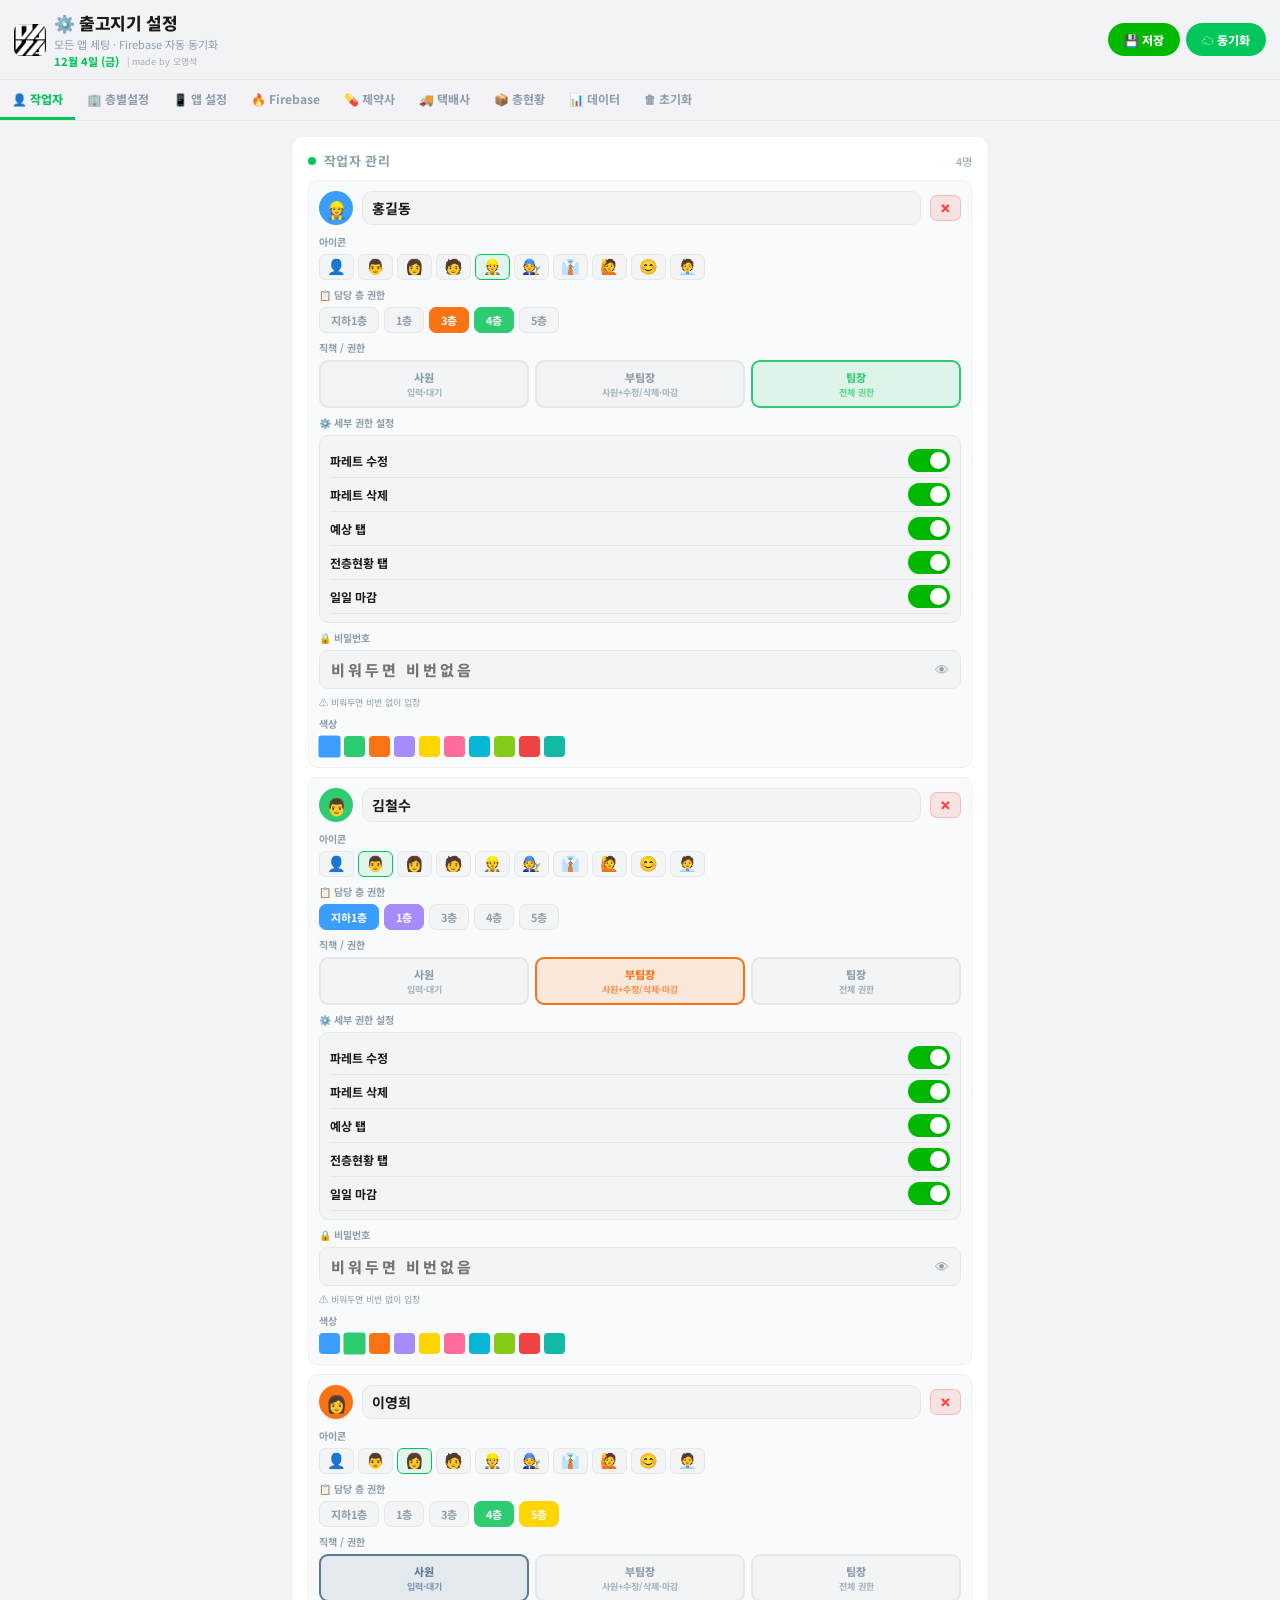
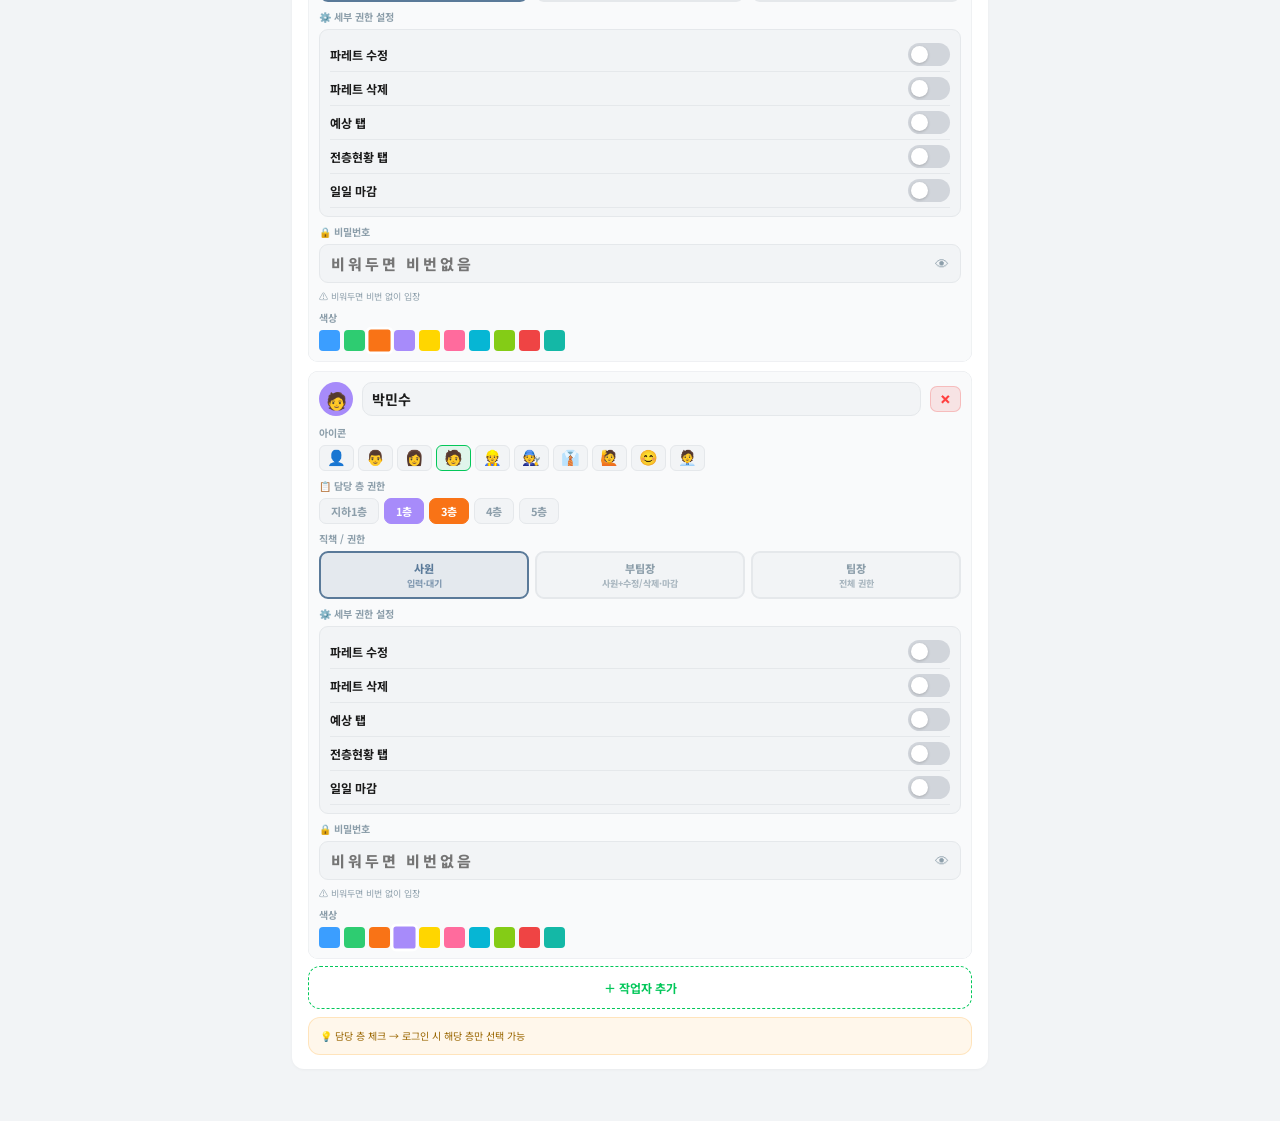
<file: settings.html>
<!DOCTYPE html>
<html lang="ko" class="theme-settings">
<head>
<meta charset="UTF-8">
<meta name="viewport" content="width=device-width, initial-scale=1.0, maximum-scale=1.0, user-scalable=no">
<title>출고지기 설정</title>
<link rel="apple-touch-icon" href="icon-set.png">
<meta name="apple-mobile-web-app-capable" content="yes">
<meta name="apple-mobile-web-app-status-bar-style" content="default">
<meta name="apple-mobile-web-app-title" content="출고지기 설정">
<link rel="manifest" href="manifest-settings.json">
<link rel="preconnect" href="https://fonts.googleapis.com">
<link rel="preconnect" href="https://fonts.gstatic.com" crossorigin>
<link href="https://fonts.googleapis.com/css2?family=Noto+Sans+KR:wght@400;600;700;800;900&display=swap" rel="stylesheet">
<meta name="theme-color" content="#F2F2F7">
<link rel="stylesheet" href="css/settings-theme.css">
<style>
:root{
  --bg:#F2F4F6;--card:#FFFFFF;--card2:#F9FAFB;--border:#E5E8EB;
  --text:#1A1A1A;--muted:#8C9EAA;
  --a1:#03C75A;--a2:#FF6B00;--a3:#00B900;--a4:#5046E5;--a5:#FFA800;--a6:#FF4F8B;
  --red:#FF3D3D;
}
*{box-sizing:border-box;margin:0;padding:0;-webkit-tap-highlight-color:transparent;}
html,body{background:var(--bg);color:var(--text);font-family:'Noto Sans KR','Apple SD Gothic Neo','Segoe UI',sans-serif;min-height:100vh;}

.hdr{position:sticky;top:0;z-index:100;background:#FFFFFF;border-bottom:2px solid var(--a1);padding:10px 14px;display:flex;align-items:center;gap:8px;box-shadow:0 1px 6px rgba(0,0,0,.07);}
.hdr-info{flex:1;min-width:0;}
.hdr-title{font-size:15px;font-weight:900;color:var(--text);}
.hdr-sub{font-size:9px;color:var(--muted);margin-top:1px;}
.hdr-btns{display:flex;gap:6px;flex-shrink:0;}
.btn-save{background:linear-gradient(135deg,var(--a3),#16a34a);color:#fff;border:none;border-radius:9px;padding:8px 13px;font-size:12px;font-weight:800;cursor:pointer;font-family:inherit;}
.btn-sync{background:linear-gradient(135deg,var(--a1),#1a6fbe);color:#fff;border:none;border-radius:9px;padding:8px 13px;font-size:12px;font-weight:800;cursor:pointer;font-family:inherit;}

.tab-nav{display:flex;background:#FFFFFF;border-bottom:1px solid var(--border);position:sticky;top:56px;z-index:90;overflow-x:auto;}
.tab-nav::-webkit-scrollbar{display:none;}
.tab-btn{flex-shrink:0;border:none;background:transparent;cursor:pointer;font-family:inherit;padding:9px 11px;font-size:11px;font-weight:700;color:var(--muted);border-bottom:3px solid transparent;white-space:nowrap;}
.tab-btn.active{color:var(--a1);border-bottom-color:var(--a1);}

.main{padding:10px;max-width:720px;margin:0 auto;}
.tab-page{display:none;flex-direction:column;gap:10px;}
.tab-page.active{display:flex;}

/* 카드 */
.card{background:var(--card);border:1px solid var(--border);border-radius:13px;overflow:hidden;}
.chdr{padding:10px 13px;background:var(--card2);border-bottom:1px solid var(--border);display:flex;align-items:center;gap:8px;}
.cdot{width:8px;height:8px;border-radius:50%;flex-shrink:0;}
.ctitle{font-size:13px;font-weight:800;flex:1;}
.ccnt{font-size:11px;color:var(--muted);}
.cbody{padding:11px;}

/* 공통 */
.inp{width:100%;background:var(--card2);border:1.5px solid var(--border);border-radius:8px;color:var(--text);font-size:13px;font-weight:600;padding:8px 11px;outline:none;font-family:inherit;}
.inp:focus{border-color:var(--a4);}
.row{background:var(--card2);border-radius:8px;padding:7px 10px;display:flex;align-items:center;gap:7px;margin-bottom:5px;}
.row:last-child{margin-bottom:0;}
.rnum{font-size:10px;color:var(--muted);font-weight:700;width:20px;text-align:center;flex-shrink:0;}
.row-inp{flex:1;background:var(--bg);border:1.5px solid var(--border);border-radius:7px;color:var(--text);font-size:13px;padding:6px 9px;outline:none;font-family:inherit;}
.row-inp:focus{border-color:var(--a4);}
.dbtn{background:rgba(239,68,68,.12);border:1.5px solid rgba(239,68,68,.25);color:var(--red);border-radius:7px;padding:4px 9px;font-size:11px;font-weight:700;cursor:pointer;font-family:inherit;flex-shrink:0;}
.add-btn{background:rgba(3,199,90,.06);border:1.5px dashed rgba(3,199,90,.35);color:var(--a1);border-radius:8px;padding:8px;font-size:12px;font-weight:700;cursor:pointer;font-family:inherit;width:100%;margin-top:7px;}

/* 작업자 카드 */
.wcard{background:var(--card2);border-radius:11px;padding:11px;margin-bottom:9px;border-left:4px solid var(--border);}
.wcard:last-child{margin-bottom:0;}
.wcard-top{display:flex;align-items:center;gap:9px;margin-bottom:9px;}
.wavatar{width:34px;height:34px;border-radius:50%;display:flex;align-items:center;justify-content:center;font-size:17px;flex-shrink:0;}
.wname-inp{flex:1;background:var(--bg);border:1.5px solid var(--border);border-radius:7px;color:var(--text);font-size:14px;font-weight:700;padding:6px 9px;outline:none;font-family:inherit;}
.wname-inp:focus{border-color:var(--a4);}
.section-lbl{font-size:10px;color:var(--muted);font-weight:700;margin-bottom:5px;}
.icon-btns{display:flex;flex-wrap:wrap;gap:4px;margin-bottom:7px;}
.icon-btn{background:var(--bg);border:1.5px solid var(--border);border-radius:6px;padding:3px 7px;font-size:15px;cursor:pointer;}
.icon-btn.sel{border-color:var(--a1);background:rgba(3,199,90,.1);}
.fp-grid{display:flex;flex-wrap:wrap;gap:5px;margin-bottom:7px;}
.fp-btn{border:1.5px solid var(--border);border-radius:7px;padding:4px 11px;font-size:11px;font-weight:700;cursor:pointer;font-family:inherit;background:var(--bg);color:var(--muted);}
.fp-btn.on{color:#fff;}
.col-btns{display:flex;flex-wrap:wrap;gap:4px;}
.col-btn{width:21px;height:21px;border-radius:4px;border:2px solid transparent;cursor:pointer;transition:transform .15s;}
.col-btn.sel{border-color:#fff;transform:scale(1.3);}

/* 층비번 */

/* Firebase */
.fb-wrap{display:flex;flex-direction:column;gap:7px;}
.fb-row{display:flex;align-items:center;gap:8px;background:var(--card2);border-radius:9px;padding:9px 11px;}
.fb-inp{flex:1;background:var(--bg);border:1.5px solid var(--border);border-radius:7px;color:var(--text);font-size:12px;padding:7px 9px;outline:none;font-family:inherit;}
.fb-inp:focus{border-color:var(--a1);}
.fdot{width:8px;height:8px;border-radius:50%;flex-shrink:0;}
.fdot-ok{background:var(--a3);box-shadow:0 0 5px var(--a3);}
.fdot-err{background:var(--red);}
.fdot-chk{background:var(--a5);animation:blink 1s infinite;}
@keyframes blink{0%,100%{opacity:1}50%{opacity:.3}}
.test-btn{background:rgba(3,199,90,.1);border:1.5px solid rgba(3,199,90,.35);color:var(--a1);border-radius:7px;padding:5px 10px;font-size:11px;font-weight:700;cursor:pointer;font-family:inherit;flex-shrink:0;}

/* 앱별 설정 */
.app-block{background:var(--card2);border-radius:10px;padding:10px 12px;margin-bottom:8px;border-left:3px solid var(--border);}
.app-block:last-child{margin-bottom:0;}
.app-block-title{font-size:12px;font-weight:800;margin-bottom:9px;display:flex;align-items:center;gap:6px;}
.srow{display:flex;align-items:center;justify-content:space-between;padding:6px 0;border-bottom:1px solid var(--border);}
.srow:last-child{border-bottom:none;}
.srow-left{flex:1;}
.srow-label{font-size:12px;font-weight:700;}
.srow-sub{font-size:10px;color:var(--muted);margin-top:1px;}
.srow-right{flex-shrink:0;margin-left:10px;}
/* 토글 스위치 */
.toggle{position:relative;width:42px;height:23px;cursor:pointer;display:block;}
.toggle input{opacity:0;width:0;height:0;position:absolute;}
.tslider{position:absolute;inset:0;background:#D1D5DB;border-radius:12px;transition:.3s;}
.tslider:before{content:'';position:absolute;width:17px;height:17px;left:3px;top:3px;background:#FFFFFF;border-radius:50%;transition:.3s;box-shadow:0 1px 3px rgba(0,0,0,.2);}
.toggle input:checked+.tslider{background:var(--a1);}
.toggle input:checked+.tslider:before{transform:translateX(19px);background:#fff;}
.mini-inp{background:var(--bg);border:1.5px solid var(--border);border-radius:6px;color:var(--text);font-size:12px;font-weight:700;padding:4px 8px;outline:none;font-family:inherit;width:60px;text-align:center;}
.mini-inp:focus{border-color:var(--a1);}
.mini-sel{background:var(--bg);border:1.5px solid var(--border);border-radius:6px;color:var(--text);font-size:11px;padding:4px 7px;outline:none;font-family:inherit;cursor:pointer;}

/* 택배사/제약사 */
.courier-item{background:var(--card2);border-radius:9px;padding:9px;margin-bottom:7px;border-left:3px solid #555;}
.courier-top{display:flex;align-items:center;gap:7px;margin-bottom:7px;}
.icon-sel-btns{display:flex;flex-wrap:wrap;gap:3px;}
.col-sm-btns{display:flex;flex-wrap:wrap;gap:3px;margin-top:5px;}

/* 층현황 */
.floor-sec{background:var(--card2);border-radius:10px;overflow:hidden;margin-bottom:8px;}
.floor-sec-hdr{display:flex;align-items:center;gap:8px;padding:8px 11px;background:var(--card);border-bottom:1px solid var(--border);}
.floor-sec-badge{padding:3px 10px;border-radius:6px;font-size:11px;font-weight:900;color:#fff;flex-shrink:0;}
.plt-mini-row{display:flex;align-items:flex-start;gap:8px;padding:7px 11px;border-top:1px solid var(--border);}
.plt-mini-info{flex:1;font-size:11px;}

/* 데이터 */
.stat-row{display:flex;justify-content:space-between;padding:7px 0;border-bottom:1px solid var(--border);font-size:12px;}
.stat-row:last-child{border-bottom:none;}
.stat-val{font-weight:800;color:var(--a1);}
.action-btn{width:100%;border:none;border-radius:9px;padding:10px;font-size:12px;font-weight:700;cursor:pointer;font-family:inherit;margin-top:7px;}
.ab-safe{background:rgba(3,199,90,.08);border:1.5px solid rgba(3,199,90,.28);color:var(--a1);}
.ab-danger{background:rgba(239,68,68,.1);border:1.5px solid rgba(239,68,68,.28);color:var(--red);}

/* 노트 */
.note{background:rgba(255,168,0,.06);border:1.5px solid rgba(255,168,0,.25);border-radius:9px;padding:9px 11px;font-size:10px;color:#996600;line-height:1.8;margin-top:7px;}
.note strong{color:#7A5000;}

/* 토스트 */
#toast{position:fixed;bottom:20px;left:50%;transform:translateX(-50%);background:#FFFFFF;color:var(--text);border:1px solid var(--border);border-radius:10px;padding:10px 18px;font-size:13px;font-weight:700;z-index:9999;opacity:0;transition:opacity .3s;white-space:nowrap;pointer-events:none;box-shadow:0 4px 16px rgba(0,0,0,.12);}
#toast.show{opacity:1;}
#toast.ok{border-color:rgba(46,204,113,.4);color:var(--a3);}
#toast.err{border-color:rgba(239,68,68,.4);color:var(--red);}
</style>
</head>
<body>

<div class="hdr">
  <img src="[data-uri]" style="width:32px;height:32px;border-radius:7px;object-fit:cover;flex-shrink:0;" alt="DAYA">
  <div class="hdr-info">
    <div class="hdr-title">⚙️ 출고지기 설정</div>
    <div class="hdr-sub">모든 앱 세팅 · Firebase 자동 동기화</div>
  <div style="display:flex;align-items:center;gap:8px;margin-top:1px;"><div id="settingsDate" style="font-size:11px;font-weight:800;color:var(--a5);"></div><div style="font-size:9px;color:rgba(0,0,0,.3);">| made by 오영석</div></div>
  </div>
  <div class="hdr-btns">
    <button class="btn-save" onclick="saveAll()">💾 저장</button>
    <button class="btn-sync" onclick="syncToFB()">☁️ 동기화</button>
  </div>
</div>

<div class="tab-nav">
  <button class="tab-btn active" onclick="showTab('worker',this)">👤 작업자</button>
  <button class="tab-btn" onclick="showTab('floorset',this)">🏢 층별설정</button>
  <button class="tab-btn" onclick="showTab('appset',this)">📱 앱 설정</button>
  <button class="tab-btn" onclick="checkFirebasePin(this)">🔥 Firebase</button>
  <button class="tab-btn" onclick="showTab('pharma',this)">💊 제약사</button>
  <button class="tab-btn" onclick="showTab('courier',this)">🚚 택배사</button>
  <button class="tab-btn" onclick="showTab('floorstatus',this)">📦 층현황</button>
  <button class="tab-btn" onclick="showTab('data',this)">📊 데이터</button>
  <button class="tab-btn" onclick="showTab('reset',this)">🗑 초기화</button>
</div>

<div class="main">

  <!-- 작업자 탭 -->
  <div class="tab-page active" id="tab-worker">
    <div class="card">
      <div class="chdr"><div class="cdot" style="background:var(--a1)"></div><div class="ctitle">작업자 관리</div><div class="ccnt" id="workerCnt"></div></div>
      <div class="cbody">
        <div id="workerRows"></div>
        <button class="add-btn" onclick="addWorker()">＋ 작업자 추가</button>
        <div class="note" style="margin-top:8px">
          <strong>💡</strong> 담당 층 체크 → 로그인 시 해당 층만 선택 가능<br>
        </div>
      </div>
    </div>
  </div>



  <!-- 층별 설정 탭 -->
  <div class="tab-page" id="tab-floorset">
    <div id="floorSetCards"></div>
    <div class="note">
      <strong>💡 층 관리:</strong> 층을 추가하면 작업자 권한, 작업 앱, 모니터, 관리자 화면에 같은 층이 표시됩니다.<br>
      <strong>💡 층별 제약사:</strong> 체크된 제약사만 해당 층 작업자 입력화면에 표시됩니다.<br>
      <strong>전체선택</strong>을 누르면 모든 제약사가 표시됩니다.
    </div>
  </div>

  <!-- 앱 설정 탭 -->
  <div class="tab-page" id="tab-appset">

    <!-- 슬랙 알림 -->
    <div class="card">
      <div class="chdr"><div class="cdot" style="background:#4A154B"></div><div class="ctitle">💬 슬랙 출고 알림</div></div>
      <div class="cbody">
        <div class="app-block" style="border-left-color:#4A154B">
          <div class="app-block-title">🔗 Incoming Webhook URL</div>
          <div class="srow-sub" style="margin-bottom:8px;line-height:1.7;">각 층에서 출고(전송) 시 이 채널로 요약 알림이 전송됩니다.<br>입력 후 <strong>저장 → ☁️ 동기화</strong>를 누르면 모든 작업자에게 적용됩니다.</div>
          <input class="inp" id="slackWebhook" type="text" placeholder="https://hooks.slack.com/services/..." style="margin-bottom:8px;">
          <div style="display:flex;gap:6px;">
            <button class="test-btn" style="flex:1;" onclick="testSlack()">📨 테스트 메시지 전송</button>
          </div>
          <div class="note" style="margin-top:8px;">
            <strong>만드는 법:</strong> api.slack.com/apps → Create New App → From scratch → 워크스페이스 선택 → <strong>Incoming Webhooks</strong> ON → Add New Webhook to Workspace → 채널 선택 → 생성된 URL 복사
          </div>
        </div>
      </div>
    </div>

    <!-- 출고지기 작업 앱 -->
    <div class="card">
      <div class="chdr"><div class="cdot" style="background:var(--a3)"></div><div class="ctitle">📱 출고지기 작업 앱 설정</div></div>
      <div class="cbody">
        <div class="app-block" style="border-left-color:var(--a3)">
          <div class="app-block-title">🔐 로그인 설정</div>
          <div class="srow">
            <div class="srow-left"><div class="srow-label">자동 로그인 유지</div><div class="srow-sub">앱 재실행 시 세션 유지</div></div>
            <div class="srow-right"><label class="toggle"><input type="checkbox" id="opt_autoLogin" checked><span class="tslider"></span></label></div>
          </div>

        </div>
        <div class="app-block" style="border-left-color:var(--a5)">
          <div class="app-block-title">✏️ 입력 설정</div>
          <div class="srow">
            <div class="srow-left"><div class="srow-label">파레트번호 자동증가</div><div class="srow-sub">1번부터 자동 부여</div></div>
            <div class="srow-right"><label class="toggle"><input type="checkbox" id="opt_autoPltNo" checked><span class="tslider"></span></label></div>
          </div>
          <div class="srow">
            <div class="srow-left"><div class="srow-label">제약사→택배사 자동선택</div><div class="srow-sub">비씨/구주→용마, 부광→CJ</div></div>
            <div class="srow-right"><label class="toggle"><input type="checkbox" id="opt_autoCourier" checked><span class="tslider"></span></label></div>
          </div>
          <div class="srow">
            <div class="srow-left"><div class="srow-label">승인 후 대기탭 자동이동</div><div class="srow-sub">입력 완료 후 대기로 전환</div></div>
            <div class="srow-right"><label class="toggle"><input type="checkbox" id="opt_autoTab" checked><span class="tslider"></span></label></div>
          </div>
        </div>
        <div class="app-block" style="border-left-color:var(--a2)">
          <div class="app-block-title">🔄 동기화 설정</div>
          <div class="srow">
            <div class="srow-left"><div class="srow-label">전층현황 자동갱신 주기</div><div class="srow-sub">초 단위 (0=수동)</div></div>
            <div class="srow-right"><input class="mini-inp" id="opt_refreshSec" type="number" min="0" max="60" value="10"></div>
          </div>
          <div class="srow">
            <div class="srow-left"><div class="srow-label">마감 후 보고서 자동표시</div></div>
            <div class="srow-right"><label class="toggle"><input type="checkbox" id="opt_autoReport" checked><span class="tslider"></span></label></div>
          </div>
        </div>
      </div>
    </div>

    <!-- 출고팀 PC -->
    <div class="card">
      <div class="chdr"><div class="cdot" style="background:var(--a1)"></div><div class="ctitle">🖥 출고팀 PC 설정</div></div>
      <div class="cbody">
        <div class="app-block" style="border-left-color:var(--a1)">
          <div class="app-block-title">📊 대시보드 설정</div>
          <div class="srow">
            <div class="srow-left"><div class="srow-label">자동 새로고침 주기</div><div class="srow-sub">초 단위</div></div>
            <div class="srow-right"><input class="mini-inp" id="opt_pcRefresh" type="number" min="5" max="120" value="10"></div>
          </div>
          <div class="srow">
            <div class="srow-left"><div class="srow-label">마감 완료 층 강조표시</div></div>
            <div class="srow-right"><label class="toggle"><input type="checkbox" id="opt_pcDoneHighlight" checked><span class="tslider"></span></label></div>
          </div>
          <div class="srow">
            <div class="srow-left"><div class="srow-label">신규 입고 알림음</div><div class="srow-sub">새 파레트 수신 시</div></div>
            <div class="srow-right"><label class="toggle"><input type="checkbox" id="opt_pcSound"><span class="tslider"></span></label></div>
          </div>
          <div class="srow">
            <div class="srow-left"><div class="srow-label">표시할 기본 정렬</div></div>
            <div class="srow-right">
              <select class="mini-sel" id="opt_pcSort">
                <option value="courier">택배사별</option>
                <option value="floor">층별</option>
                <option value="pharma">제약사별</option>
                <option value="time">시간순</option>
              </select>
            </div>
          </div>
        </div>
      </div>
    </div>

    <!-- 관리자 앱 -->
    <div class="card">
      <div class="chdr"><div class="cdot" style="background:var(--a4)"></div><div class="ctitle">📱 관리자 앱 설정</div></div>
      <div class="cbody">
        <div class="app-block" style="border-left-color:var(--a4)">
          <div class="app-block-title">🔔 알림 설정</div>
          <div class="srow">
            <div class="srow-left"><div class="srow-label">마감 완료 알림</div><div class="srow-sub">층 마감 시 표시</div></div>
            <div class="srow-right"><label class="toggle"><input type="checkbox" id="opt_adminCloseAlert" checked><span class="tslider"></span></label></div>
          </div>
          <div class="srow">
            <div class="srow-left"><div class="srow-label">신규 파레트 알림</div><div class="srow-sub">대기 등록 시 표시</div></div>
            <div class="srow-right"><label class="toggle"><input type="checkbox" id="opt_adminNewAlert"><span class="tslider"></span></label></div>
          </div>
          <div class="srow">
            <div class="srow-left"><div class="srow-label">자동 새로고침 주기</div><div class="srow-sub">초 단위</div></div>
            <div class="srow-right"><input class="mini-inp" id="opt_adminRefresh" type="number" min="5" max="120" value="10"></div>
          </div>
        </div>

      </div>
    </div>

  </div>

  <!-- Firebase 탭 -->
  <div class="tab-page" id="tab-firebase">
    <div class="card">
      <div class="chdr"><div class="cdot" style="background:var(--a2)"></div><div class="ctitle">🔥 Firebase 연동</div></div>
      <div class="cbody">
        <div style="font-size:11px;color:var(--muted);font-weight:700;margin-bottom:6px;">Realtime Database URL</div>
        <div class="fb-row" style="flex-direction:column;align-items:stretch;gap:7px;padding:10px;">
          <input class="fb-inp" id="fbUrl" placeholder="https://your-project-default-rtdb.firebaseio.com" style="width:100%;">
          <div style="display:flex;align-items:center;gap:8px;">
            <div class="fdot fdot-err" id="fbDot"></div>
            <span id="fbStatusTxt" style="font-size:12px;font-weight:700;flex:1;">미연결</span>
            <button class="test-btn" onclick="testFB()">연결 테스트</button>
          </div>
        </div>
        <div class="note" style="margin-top:8px">
          <strong>설정 방법:</strong><br>
          1. Firebase Console → Realtime Database 생성<br>
          2. 규칙: read/write true 설정<br>
          3. URL 입력 후 저장 → ☁️ 동기화 클릭<br>
          4. 모든 앱이 동일한 Firebase URL 사용<br>
          <strong>동기화 항목:</strong> 설정(작업자·비번·제약사·택배사) + 앱별 옵션
        </div>
      </div>
    </div>
  </div>

  <!-- 제약사 탭 -->
  <div class="tab-page" id="tab-pharma">
    <div class="card">
      <div class="chdr"><div class="cdot" style="background:var(--a6)"></div><div class="ctitle">제약사 목록</div><div class="ccnt" id="pharmaCnt"></div></div>
      <div class="cbody">
        <div class="note" style="margin-bottom:8px">
          <strong>택배사 자동선택 규칙:</strong> 비씨월드·구주→용마 / 부광약품→CJ / 나머지→고려 / 한진은 수동
        </div>
        <div id="pharmaRows"></div>
        <button class="add-btn" onclick="addPharma()">＋ 제약사 추가</button>
      </div>
    </div>
  </div>

  <!-- 택배사 탭 -->
  <div class="tab-page" id="tab-courier">
    <div class="card">
      <div class="chdr"><div class="cdot" style="background:var(--a2)"></div><div class="ctitle">택배사 목록</div></div>
      <div class="cbody">
        <div id="courierRows"></div>
        <button class="add-btn" onclick="addCourier()">＋ 택배사 추가</button>
      </div>
    </div>
  </div>

  <!-- 층현황 탭 -->
  <div class="tab-page" id="tab-floorstatus">
    <div class="card">
      <div class="chdr">
        <div class="cdot" style="background:var(--a5)"></div>
        <div class="ctitle">층별 대기 현황</div>
        <button onclick="loadFloorStatus()" style="margin-left:auto;background:rgba(59,158,255,.12);border:1px solid rgba(59,158,255,.28);color:var(--a1);border-radius:6px;padding:4px 9px;font-size:11px;font-weight:700;cursor:pointer;font-family:inherit;">🔄 새로고침</button>
      </div>
      <div class="cbody">
        <div id="floorStatusBody"></div>
      </div>
    </div>
  </div>


  <!-- 초기화 탭 -->
  <div class="tab-page" id="tab-reset">
    <div class="card">
      <div class="chdr"><div class="cdot" style="background:var(--red)"></div><div class="ctitle">날짜별 데이터 초기화</div></div>
      <div class="cbody">
        <div class="note" style="margin-bottom:12px;">
          <strong>⚠️ 주의:</strong> 초기화하면 Firebase의 현재 작업 데이터가 삭제됩니다.<br>
          <strong>💾 자동보관:</strong> 초기화 전 오늘 집계 데이터가 자동 저장됩니다.<br>
          <strong>📅 날짜 선택:</strong> 특정 날짜의 보관 데이터만 삭제도 가능합니다.
        </div>

        <!-- 현재 데이터 초기화 -->
        <div class="app-block" style="border-left-color:var(--red);margin-bottom:10px;">
          <div class="app-block-title">🔴 현재 작업 데이터 초기화</div>
          <div class="srow">
            <div class="srow-left"><div class="srow-label">오늘 업무 마감 + 초기화</div><div class="srow-sub">집계 데이터 보관 후 전체 초기화</div></div>
            <div class="srow-right"><button onclick="settingsArchiveReset()" style="background:rgba(239,68,68,.1);border:1.5px solid rgba(239,68,68,.3);color:var(--red);border-radius:7px;padding:6px 12px;font-size:12px;font-weight:700;cursor:pointer;font-family:inherit;">📅 마감 후 초기화</button></div>
          </div>
          <div class="srow">
            <div class="srow-left"><div class="srow-label">대기 데이터만 초기화</div><div class="srow-sub">출고완료·마감 데이터 유지</div></div>
            <div class="srow-right"><button onclick="settingsResetWaiting()" style="background:rgba(249,115,22,.1);border:1.5px solid rgba(249,115,22,.3);color:var(--a2);border-radius:7px;padding:6px 12px;font-size:12px;font-weight:700;cursor:pointer;font-family:inherit;">⏳ 대기만 초기화</button></div>
          </div>
          <div class="srow">
            <div class="srow-left"><div class="srow-label">전체 초기화 (보관없이)</div><div class="srow-sub">모든 데이터 즉시 삭제</div></div>
            <div class="srow-right"><button onclick="settingsHardReset()" style="background:rgba(239,68,68,.15);border:1.5px solid rgba(239,68,68,.4);color:var(--red);border-radius:7px;padding:6px 12px;font-size:12px;font-weight:700;cursor:pointer;font-family:inherit;">⚠️ 전체삭제</button></div>
          </div>
        </div>

        <!-- 과거 데이터 관리 -->
        <div class="app-block" style="border-left-color:var(--a4);">
          <div class="app-block-title">📅 보관된 과거 데이터 관리</div>
          <div style="display:flex;gap:8px;margin-bottom:10px;">
            <button onclick="loadHistoryList()" style="background:rgba(59,158,255,.12);border:1.5px solid rgba(59,158,255,.3);color:var(--a1);border-radius:7px;padding:6px 12px;font-size:12px;font-weight:700;cursor:pointer;font-family:inherit;">🔄 목록 불러오기</button>
          </div>
          <div id="historyListWrap" style="max-height:300px;overflow-y:auto;">
            <div style="text-align:center;padding:16px;color:var(--muted);font-size:12px;">목록 불러오기를 눌러주세요</div>
          </div>
        </div>
      </div>
    </div>
  </div>

  <!-- 데이터 탭 -->
  <div class="tab-page" id="tab-data">
    <div class="card">
      <div class="chdr"><div class="cdot" style="background:var(--a3)"></div><div class="ctitle">데이터 현황</div></div>
      <div class="cbody">
        <div id="dataStats"></div>
        <button class="action-btn ab-safe" onclick="exportCSV()">📊 CSV 내보내기</button>
        <button class="action-btn ab-safe" onclick="exportJSON()">📥 JSON 내보내기</button>
        <button class="action-btn ab-danger" onclick="clearData()">🗑 파레트 데이터 초기화</button>
        <button class="action-btn ab-danger" style="margin-top:4px" onclick="clearAll()">⚠️ 전체 초기화 (설정 포함)</button>
      </div>
    </div>
  </div>

</div>
<div id="toast"></div>

<script>
/* ── 스토리지 래퍼 (content:// 차단 대응) ── */
var _mem={};
function lsSet(k,v){try{localStorage.setItem(k,v);}catch(e){_mem[k]=v;}}
function lsGet(k){try{var v=localStorage.getItem(k);if(v!==null)return v;}catch(e){}return _mem[k]||null;}
function lsDel(k){try{localStorage.removeItem(k);}catch(e){}delete _mem[k];}


function getTodayStr(){
  var d=new Date();
  var days=['일','월','화','수','목','금','토'];
  var month=d.getMonth()+1;
  var date=d.getDate();
  var day=days[d.getDay()];
  return month+'월 '+date+'일 ('+day+')';
}
var DEFAULT_FLOORS = [
  {id:'B1', name:'지하1층', color:'#3b9eff'},
  {id:'1F', name:'1층', color:'#a78bfa'},
  {id:'3F', name:'3층', color:'#f97316'},
  {id:'4F', name:'4층', color:'#2ecc71'},
  {id:'5F', name:'5층', color:'#ffd600'}
];
var ALL_FLOORS = [];
var FN = {};
var FCOLORS = {};
var WCOLORS = ['#3b9eff','#2ecc71','#f97316','#a78bfa','#ffd600','#ff6b9d','#06b6d4','#84cc16','#ef4444','#14b8a6'];
var WICONS = ['👤','👨','👩','🧑','👷','🧑‍🔧','👔','🙋','😊','🧑‍💼'];
var CICONS = ['📦','🚚','📫','🏎','🚛','🛵','🚁','🚂'];
var CCOLORS = ['#3b9eff','#a78bfa','#f97316','#2ecc71','#ffd600','#ff6b9d','#06b6d4','#84cc16'];

// 전체 설정
var cfg = {
  workers: [
    {name:'홍길동', icon:'👷', color:'#3b9eff', floors:['4F','3F'], role:'팀장'},
    {name:'김철수', icon:'👨', color:'#2ecc71', floors:['1F','B1'], role:'부팀장'},
    {name:'이영희', icon:'👩', color:'#f97316', floors:['5F','4F'], role:'사원'},
    {name:'박민수', icon:'🧑', color:'#a78bfa', floors:['3F','1F'], role:'사원'}
  ],
  floorPw: {'B1':'','1F':'','3F':'','4F':'','5F':''},
  floors: DEFAULT_FLOORS.map(function(f){return Object.assign({}, f);}),
  pharmas: ['구주제약','비씨월드제약','부광약품','대우제약','조아제약','동구바이오제약','삼천당제약','안국약품','한국파마','국제약품','아주약품','진양제약','매넬티제약','팜젠사이언스','경동제약','한국휴텍스제약','경동약품','에리슨제약'],
  couriers: [
    {id:'koryo', name:'고려택배', icon:'📦', color:'#3b9eff'},
    {id:'hanjin', name:'한진',    icon:'🚚', color:'#a78bfa'},
    {id:'cj',    name:'CJ',       icon:'📫', color:'#f97316'},
    {id:'yongma',name:'용마',     icon:'🏎', color:'#2ecc71'}
  ],
  fbUrl: 'https://pallete-system-default-rtdb.asia-southeast1.firebasedatabase.app',
  slackWebhook: '',
  // 층별 설정: 층마다 사용 제약사 목록
  floorSettings: {
    'B1': {name:'지하1층', pharmas:null},
    '1F': {name:'1층',    pharmas:null},
    '3F': {name:'3층',    pharmas:null},
    '4F': {name:'4층',    pharmas:null},
    '5F': {name:'5층',    pharmas:null}
  },
  // null = 전체 제약사 사용
  appOptions: {
    autoLogin:true, skipPw:true, autoPltNo:true, autoCourier:true,
    autoTab:true, refreshSec:10, autoReport:true,
    pcRefresh:10, pcDoneHighlight:true, pcSound:false, pcSort:'courier',
    adminCloseAlert:true, adminNewAlert:false, adminRefresh:10, adminPin:''
  }
};

function loadCfg() {
  var s = lsGet('plt_cfg');
  if (s) {
    try {
      var c = JSON.parse(s);
      if (c.workers) cfg.workers = c.workers;
      if (c.floorPw) cfg.floorPw = c.floorPw;
      if (c.floors && c.floors.length) cfg.floors = c.floors;
      if (c.pharmas && c.pharmas.length) cfg.pharmas = c.pharmas;
      if (c.couriers && c.couriers.length) cfg.couriers = c.couriers;
      if (c.fbUrl !== undefined) cfg.fbUrl = c.fbUrl;
      if (c.slackWebhook !== undefined) cfg.slackWebhook = c.slackWebhook;
      if (c.floorSettings) cfg.floorSettings = Object.assign(cfg.floorSettings, c.floorSettings);
      if (c.appOptions) cfg.appOptions = Object.assign(cfg.appOptions, c.appOptions);
    } catch(e) {}
  }
  ensureFloorSettings();
}

function normalizeFloorId(id) {
  return String(id || '').trim().toUpperCase().replace(/[^A-Z0-9]/g, '');
}

function normalizeFloors(floors) {
  var seen = {};
  var src = Array.isArray(floors) && floors.length ? floors : DEFAULT_FLOORS;
  var out = [];
  src.forEach(function(f, i){
    var id = normalizeFloorId(f && f.id);
    if(!id || seen[id]) return;
    seen[id] = true;
    out.push({
      id: id,
      name: String((f && f.name) || id).trim() || id,
      color: String((f && f.color) || WCOLORS[i % WCOLORS.length]).trim() || WCOLORS[i % WCOLORS.length]
    });
  });
  if(out.length === 0) out = DEFAULT_FLOORS.map(function(f){return Object.assign({}, f);});
  return out;
}

function refreshFloorGlobals() {
  cfg.floors = normalizeFloors(cfg.floors);
  ALL_FLOORS = cfg.floors.map(function(f){return f.id;});
  FN = {};
  FCOLORS = {};
  cfg.floors.forEach(function(f, i){
    FN[f.id] = f.name;
    FCOLORS[f.id] = f.color || WCOLORS[i % WCOLORS.length];
  });
}

function floorSummaryText(floor) {
  var fs = cfg.floorSettings[floor] || {};
  var pharmaTxt = fs.pharmas === null || fs.pharmas === undefined ? '제약사 전체 '+cfg.pharmas.length+'개' : '제약사 '+fs.pharmas.length+'개';
  return pharmaTxt;
}

function ensureFloorSettings() {
  refreshFloorGlobals();
  ALL_FLOORS.forEach(function(floor){
    var base = cfg.floorSettings[floor] || {};
    cfg.floorSettings[floor] = Object.assign({name: FN[floor], pharmas: null}, base);
    cfg.floorSettings[floor].name = FN[floor];
    delete cfg.floorSettings[floor].zones;
    if(!cfg.floorPw) cfg.floorPw = {};
    if(cfg.floorPw[floor] === undefined) cfg.floorPw[floor] = '';
  });
  Object.keys(cfg.floorSettings || {}).forEach(function(f){
    if(ALL_FLOORS.indexOf(f) < 0) delete cfg.floorSettings[f];
  });
  Object.keys(cfg.floorPw || {}).forEach(function(f){
    if(ALL_FLOORS.indexOf(f) < 0) delete cfg.floorPw[f];
  });
  cfg.workers.forEach(function(w){
    w.floors = (w.floors || []).filter(function(f){return ALL_FLOORS.indexOf(f) >= 0;});
  });
}

function nextFloorDraft() {
  for(var n=1; n<=30; n++){
    var id = n + 'F';
    if(ALL_FLOORS.indexOf(id) < 0) return {id:id, name:'새 층'};
  }
  return {id:'F'+(ALL_FLOORS.length+1), name:'새 층'};
}

function addFloor() {
  ensureFloorSettings();
  var draft = nextFloorDraft();
  var color = WCOLORS[cfg.floors.length % WCOLORS.length];
  cfg.floors.push({id:draft.id, name:draft.name, color:color});
  cfg.floorSettings[draft.id] = {name:draft.name, pharmas:null};
  cfg.floorPw[draft.id] = '';
  ensureFloorSettings();
  renderWorkers();
  renderFloorSet();
}

function deleteFloor(floor) {
  if(ALL_FLOORS.length <= 1){showToast('마지막 층은 삭제할 수 없습니다','err');return;}
  if(!confirm((FN[floor]||floor)+' 삭제?\n작업자 권한과 설정에서 이 층이 제거됩니다.')) return;
  cfg.floors = cfg.floors.filter(function(f){return f.id !== floor;});
  delete cfg.floorSettings[floor];
  if(cfg.floorPw) delete cfg.floorPw[floor];
  cfg.workers.forEach(function(w){
    w.floors = (w.floors || []).filter(function(f){return f !== floor;});
  });
  ensureFloorSettings();
  renderWorkers();
  renderFloorSet();
}

function init() {
  loadCfg();
  renderWorkers();
  
  renderPharmas();
  renderCouriers();
  loadAppOptions();
  var fbEl = document.getElementById('fbUrl');
  if (fbEl) fbEl.value = cfg.fbUrl || '';
  var skEl = document.getElementById('slackWebhook');
  if (skEl) skEl.value = cfg.slackWebhook || '';
}


/* ════ 설정관리 초기화 함수들 ════ */
var FB_URL_S = (function(){var s=lsGet('plt_cfg');if(s){try{var c=JSON.parse(s);if(c.fbUrl)return c.fbUrl;}catch(e){}}return '';})();

function getResetFbUrl(){
  FB_URL_S = cfg.fbUrl || '';
  if(!FB_URL_S){showToast('Firebase URL이 설정되지 않았습니다','err');return null;}
  return FB_URL_S;
}

function getDayKeyS(){var d=new Date();return d.getFullYear()+'-'+String(d.getMonth()+1).padStart(2,'0')+'-'+String(d.getDate()).padStart(2,'0');}

async function settingsArchiveReset(){
  var url=getResetFbUrl();if(!url)return;
  if(!confirm('오늘('+getDayKeyS()+') 업무를 마감하고\n현재 데이터를 초기화할까요?\n\n집계 데이터는 자동 보관됩니다.'))return;
  try{
    // 현재 데이터 가져오기
    var r=await fetch(url+'/waiting.json');var wd=await r.json();
    var r2=await fetch(url+'/shipments.json');var sd=await r2.json();
    // 집계만 보관
    var totalPlt=0,totalBox=0,byFloor={},byCourier={};
    ensureFloorSettings();
    ALL_FLOORS.forEach(function(f){
      var wl=(wd&&wd.data&&wd.data[f])||[];
      var sl=[];
      if(sd)Object.keys(sd).forEach(function(k){var e=sd[k];if(e&&e.floor===f&&e.pallets)sl=sl.concat(e.pallets);});
      var all=wl.concat(sl);
      byFloor[f]={plt:all.length,box:all.reduce(function(s,p){return s+(p.totalBox||0);},0),done:(wd&&wd.doneStatus&&wd.doneStatus[f])||false};
      all.forEach(function(p){
        if(!byCourier[p.courierId])byCourier[p.courierId]={plt:0,box:0};
        byCourier[p.courierId].plt++;byCourier[p.courierId].box+=(p.totalBox||0);
        totalPlt++;totalBox+=(p.totalBox||0);
      });
    });
    await fetch(url+'/history/'+getDayKeyS()+'.json',{method:'PUT',headers:{'Content-Type':'application/json'},body:JSON.stringify({date:getDayKeyS(),savedAt:new Date().toISOString(),totalPlt:totalPlt,totalBox:totalBox,byFloor:byFloor,byCourier:byCourier})});
    // 초기화
    var empty={data:{},updatedAt:new Date().toISOString(),doneStatus:{}};
    ALL_FLOORS.forEach(function(f){empty.data[f]=[];});
    await Promise.all([
      fetch(url+'/waiting.json',{method:'PUT',headers:{'Content-Type':'application/json'},body:JSON.stringify(empty)}),
      fetch(url+'/shipments.json',{method:'DELETE'}),
      fetch(url+'/notifications.json',{method:'DELETE'}),
    ]);
    lsSet('plt_last_day',getDayKeyS());
    showToast('✅ 마감 + 초기화 완료!','ok');
    loadHistoryList();
  }catch(e){showToast('오류: '+e.message,'err');}
}

async function settingsResetWaiting(){
  var url=getResetFbUrl();if(!url)return;
  if(!confirm('대기 데이터만 초기화할까요?\n출고완료·마감 데이터는 유지됩니다.'))return;
  try{
    var empty={data:{},updatedAt:new Date().toISOString(),doneStatus:{}};
    ensureFloorSettings();
    ALL_FLOORS.forEach(function(f){empty.data[f]=[];});
    await fetch(url+'/waiting.json',{method:'PUT',headers:{'Content-Type':'application/json'},body:JSON.stringify(empty)});
    showToast('✅ 대기 데이터 초기화 완료','ok');
  }catch(e){showToast('오류: '+e.message,'err');}
}

async function settingsHardReset(){
  var url=getResetFbUrl();if(!url)return;
  if(!confirm('⚠️ 경고!\n모든 데이터가 보관없이 즉시 삭제됩니다.\n\n정말 삭제하시겠습니까?'))return;
  if(!confirm('마지막 확인: 정말로 전체 삭제?'))return;
  try{
    var empty={data:{},updatedAt:new Date().toISOString(),doneStatus:{}};
    ensureFloorSettings();
    ALL_FLOORS.forEach(function(f){empty.data[f]=[];});
    await Promise.all([
      fetch(url+'/waiting.json',{method:'PUT',headers:{'Content-Type':'application/json'},body:JSON.stringify(empty)}),
      fetch(url+'/shipments.json',{method:'DELETE'}),
      fetch(url+'/notifications.json',{method:'DELETE'}),
      fetch(url+'/reports.json',{method:'DELETE'}),
    ]);
    lsDel('plt_state');
    showToast('🗑 전체 초기화 완료','ok');
  }catch(e){showToast('오류: '+e.message,'err');}
}

async function loadHistoryList(){
  var url=getResetFbUrl();if(!url)return;
  var wrap=document.getElementById('historyListWrap');
  if(!wrap)return;
  wrap.innerHTML='<div style="text-align:center;padding:12px;color:var(--muted);font-size:12px;">로딩 중...</div>';
  try{
    var r=await fetch(url+'/history.json');
    var d=await r.json();
    if(!d||Object.keys(d).length===0){wrap.innerHTML='<div style="text-align:center;padding:16px;color:var(--muted);font-size:12px;">보관된 데이터가 없습니다</div>';return;}
    var keys=Object.keys(d).sort().reverse();
    var html='';
    keys.forEach(function(date){
      var rec=d[date];if(!rec)return;
      html+='<div style="display:flex;align-items:center;gap:8px;background:var(--card2);border-radius:8px;padding:9px 11px;margin-bottom:6px;">'
        +'<div style="flex:1;">'
          +'<div style="font-size:13px;font-weight:800;color:var(--a5);">'+date+'</div>'
          +'<div style="font-size:11px;color:var(--muted);">'+rec.totalPlt+'PLT · '+rec.totalBox+'BOX · '+(rec.savedAt?new Date(rec.savedAt).toLocaleTimeString('ko-KR',{hour:'2-digit',minute:'2-digit'}):'')+'</div>'
        +'</div>'
        +'<button class="del-hist-btn" data-date="'+date+'" style="background:rgba(239,68,68,.1);border:1.5px solid rgba(239,68,68,.25);color:var(--red);border-radius:6px;padding:5px 10px;font-size:11px;font-weight:700;cursor:pointer;font-family:inherit;">🗑 삭제</button>'
        +'</div>';
    });
    wrap.innerHTML=html;
  }catch(e){wrap.innerHTML='<div style="text-align:center;padding:12px;color:var(--red);font-size:12px;">로드 실패</div>';}
}

async function deleteHistory(date){
  var url=getResetFbUrl();if(!url)return;
  if(!confirm(date+' 데이터를 삭제할까요?'))return;
  try{
    await fetch(url+'/history/'+date+'.json',{method:'DELETE'});
    showToast('🗑 '+date+' 삭제됨','ok');
    loadHistoryList();
  }catch(e){showToast('오류: '+e.message,'err');}
}

/* 과거데이터 삭제 이벤트 위임 */
document.addEventListener('click', function(e){
  var btn = e.target.closest('.del-hist-btn');
  if(btn){ deleteHistory(btn.getAttribute('data-date')); }
});


/* Firebase 탭 비번 */
function checkFirebasePin(btn){
  var pin = prompt('Firebase 탭 비밀번호를 입력하세요:');
  if(pin === null) return; // 취소
  if(pin === '0314'){
    showTab('firebase', btn);
  } else {
    alert('비밀번호가 올바르지 않습니다.');
  }
}

function showTab(name, btn) {
  document.querySelectorAll('.tab-page').forEach(function(p){p.classList.remove('active');});
  document.querySelectorAll('.tab-btn').forEach(function(b){b.classList.remove('active');});
  document.getElementById('tab-'+name).classList.add('active');
  btn.classList.add('active');
  if (name==='data') renderDataStats();
  if (name==='floorstatus') loadFloorStatus();

  if (name==='reset') loadHistoryList();
  if (name==='floorset') renderFloorSet();
}

/* ════ 층별 설정 ════ */
function renderFloorManager(container) {
  var card = document.createElement('div');
  card.className = 'card';
  card.style.marginBottom = '10px';
  var chdr = document.createElement('div');
  chdr.className = 'chdr';
  var dot = document.createElement('div');
  dot.className = 'cdot';
  dot.style.background = 'var(--a4)';
  var title = document.createElement('div');
  title.className = 'ctitle';
  title.textContent = '층 관리';
  var cnt = document.createElement('div');
  cnt.className = 'ccnt';
  cnt.textContent = ALL_FLOORS.length + '개 층';
  chdr.appendChild(dot);
  chdr.appendChild(title);
  chdr.appendChild(cnt);
  card.appendChild(chdr);

  var body = document.createElement('div');
  body.className = 'cbody';
  cfg.floors.forEach(function(fl, i){
    var row = document.createElement('div');
    row.className = 'row';
    row.style.gap = '8px';

    var badge = document.createElement('div');
    badge.style.cssText = 'min-width:64px;max-width:120px;text-align:center;background:'+fl.color+';color:#fff;border-radius:7px;padding:6px 8px;font-size:12px;font-weight:900;flex-shrink:0;overflow:hidden;text-overflow:ellipsis;white-space:nowrap;';
    badge.textContent = fl.name || fl.id;

    var nameInp = document.createElement('input');
    nameInp.className = 'row-inp';
    nameInp.value = fl.name;
    nameInp.placeholder = '층 이름';
    nameInp.addEventListener('input', function(){
      cfg.floors[i].name = nameInp.value.trim() || '새 층';
      badge.textContent = cfg.floors[i].name;
    });
    nameInp.addEventListener('blur', function(){
      cfg.floors[i].name = nameInp.value.trim() || '새 층';
      nameInp.value = cfg.floors[i].name;
      badge.textContent = cfg.floors[i].name;
      ensureFloorSettings();
      renderWorkers();
    });

    var colorInp = document.createElement('input');
    colorInp.type = 'color';
    colorInp.value = /^#[0-9a-f]{6}$/i.test(fl.color) ? fl.color : WCOLORS[i % WCOLORS.length];
    colorInp.style.cssText = 'width:38px;height:32px;border:1.5px solid var(--border);border-radius:7px;background:var(--bg);padding:2px;flex-shrink:0;';
    colorInp.addEventListener('change', function(){
      cfg.floors[i].color = colorInp.value;
      badge.style.background = colorInp.value;
      ensureFloorSettings();
      renderWorkers();
    });

    var del = document.createElement('button');
    del.className = 'dbtn';
    del.textContent = '삭제';
    del.addEventListener('click', function(){ deleteFloor(fl.id); });

    row.appendChild(badge);
    row.appendChild(nameInp);
    row.appendChild(colorInp);
    row.appendChild(del);
    body.appendChild(row);
  });

  var add = document.createElement('button');
  add.className = 'add-btn';
  add.textContent = '＋ 층 추가';
  add.addEventListener('click', addFloor);
  body.appendChild(add);
  card.appendChild(body);
  container.appendChild(card);
}

function renderFloorSet() {
  var container = document.getElementById('floorSetCards');
  container.innerHTML = '';
  ensureFloorSettings();
  renderFloorManager(container);

  ALL_FLOORS.forEach(function(floor) {
    var fs = cfg.floorSettings[floor] || {name: FN[floor], pharmas: null};
    // pharmas:null → 전체사용, pharmas:[] → 배열로 관리
    var selected = fs.pharmas; // null이면 전체

    var card = document.createElement('div');
    card.className = 'card';
    card.style.marginBottom = '10px';

    // 헤더
    var chdr = document.createElement('div'); chdr.className = 'chdr';
    var dot = document.createElement('div'); dot.className = 'cdot'; dot.style.background = FCOLORS[floor];
    var titleWrap = document.createElement('div'); titleWrap.style.cssText = 'flex:1;display:flex;align-items:center;gap:8px;';

    // 층 이름 편집
    var floorBadge = document.createElement('div');
    floorBadge.style.cssText = 'background:'+FCOLORS[floor]+';color:#fff;border-radius:6px;padding:3px 10px;font-size:11px;font-weight:900;flex-shrink:0;';
    floorBadge.textContent = FN[floor];
    titleWrap.appendChild(floorBadge);

    // 제약사 수 표시
    var cntEl = document.createElement('div');
    cntEl.className = 'ccnt';
    cntEl.id = 'floorPharmaCnt_' + floor;
    cntEl.textContent = floorSummaryText(floor);

    chdr.appendChild(dot);
    chdr.appendChild(titleWrap);
    chdr.appendChild(cntEl);
    card.appendChild(chdr);

    // 바디
    var cbody = document.createElement('div'); cbody.className = 'cbody';

    // 전체선택 / 전체해제 버튼
    var topBtns = document.createElement('div');
    topBtns.style.cssText = 'display:flex;gap:6px;margin-bottom:10px;flex-wrap:wrap;';

    var selAllBtn = document.createElement('button');
    selAllBtn.style.cssText = 'background:rgba(46,204,113,.12);border:1.5px solid rgba(46,204,113,.3);color:var(--a3);border-radius:7px;padding:5px 11px;font-size:11px;font-weight:700;cursor:pointer;font-family:inherit;';
    selAllBtn.textContent = '✅ 전체선택';
    selAllBtn.addEventListener('click', function() {
      cfg.floorSettings[floor].pharmas = null; // null = 전체
      renderFloorSet();
    });

    var clearAllBtn = document.createElement('button');
    clearAllBtn.style.cssText = 'background:rgba(239,68,68,.1);border:1.5px solid rgba(239,68,68,.25);color:var(--red);border-radius:7px;padding:5px 11px;font-size:11px;font-weight:700;cursor:pointer;font-family:inherit;';
    clearAllBtn.textContent = '☐ 전체해제';
    clearAllBtn.addEventListener('click', function() {
      cfg.floorSettings[floor].pharmas = [];
      renderFloorSet();
    });

    var useAllTag = document.createElement('div');
    useAllTag.style.cssText = 'font-size:10px;color:var(--muted);padding:5px 0;display:flex;align-items:center;';
    useAllTag.textContent = selected === null ? '✅ 현재: 전체 제약사 사용 중' : '⚠️ 일부 제약사만 표시됨';
    useAllTag.style.color = selected === null ? 'var(--a3)' : 'var(--a5)';

    topBtns.appendChild(selAllBtn);
    topBtns.appendChild(clearAllBtn);
    topBtns.appendChild(useAllTag);
    cbody.appendChild(topBtns);

    // 제약사 체크박스 그리드
    var grid = document.createElement('div');
    grid.style.cssText = 'display:grid;grid-template-columns:1fr 1fr;gap:5px;';

    cfg.pharmas.forEach(function(pname, pi) {
      var isOn = selected === null || selected.indexOf(pname) >= 0;
      var item = document.createElement('div');
      item.style.cssText = 'display:flex;align-items:center;gap:7px;background:var(--card2);border-radius:8px;padding:7px 9px;cursor:pointer;border:1.5px solid '+(isOn?'rgba(59,158,255,.3)':'var(--border)')+';transition:all .15s;';

      var dot2 = document.createElement('div');
      dot2.style.cssText = 'width:8px;height:8px;border-radius:50%;flex-shrink:0;background:'+(['#3b9eff','#a78bfa','#f97316','#2ecc71','#ffd600','#ff6b9d','#06b6d4','#84cc16'][pi%8])+';';

      var chk = document.createElement('div');
      chk.style.cssText = 'width:16px;height:16px;border-radius:4px;border:1.5px solid '+(isOn?'var(--a1)':'var(--muted)')+';background:'+(isOn?'var(--a1)':'transparent')+';display:flex;align-items:center;justify-content:center;flex-shrink:0;font-size:10px;color:#fff;';
      chk.textContent = isOn ? '✓' : '';

      var lbl = document.createElement('div');
      lbl.style.cssText = 'font-size:11px;font-weight:700;color:'+(isOn?'var(--text)':'var(--muted)')+';flex:1;overflow:hidden;text-overflow:ellipsis;white-space:nowrap;';
      lbl.textContent = pname;

      item.appendChild(dot2); item.appendChild(chk); item.appendChild(lbl);

      item.addEventListener('click', function() {
        if (!cfg.floorSettings[floor]) cfg.floorSettings[floor] = {name:FN[floor], pharmas:null};
        // null → 전체 배열로 변환 후 토글
        if (cfg.floorSettings[floor].pharmas === null) {
          cfg.floorSettings[floor].pharmas = cfg.pharmas.slice();
        }
        var arr = cfg.floorSettings[floor].pharmas;
        var idx = arr.indexOf(pname);
        if (idx >= 0) arr.splice(idx, 1);
        else arr.push(pname);
        // 전체 선택이면 null로
        if (arr.length === cfg.pharmas.length) cfg.floorSettings[floor].pharmas = null;

        // 즉시 UI 반영
        var nowOn = cfg.floorSettings[floor].pharmas === null || cfg.floorSettings[floor].pharmas.indexOf(pname) >= 0;
        chk.textContent = nowOn ? '✓' : '';
        chk.style.background = nowOn ? 'var(--a1)' : 'transparent';
        chk.style.borderColor = nowOn ? 'var(--a1)' : 'var(--muted)';
        item.style.borderColor = nowOn ? 'rgba(59,158,255,.3)' : 'var(--border)';
        lbl.style.color = nowOn ? 'var(--text)' : 'var(--muted)';

        // 카운트 업데이트
        var cur = cfg.floorSettings[floor].pharmas;
        var cntEl2 = document.getElementById('floorPharmaCnt_'+floor);
        if (cntEl2) cntEl2.textContent = floorSummaryText(floor);
      });

      grid.appendChild(item);
    });

    cbody.appendChild(grid);
    card.appendChild(cbody);
    container.appendChild(card);
  });
}

/* ════ 작업자 ════ */
function renderWorkers() {
  document.getElementById('workerCnt').textContent = cfg.workers.length+'명';
  var container = document.getElementById('workerRows');
  container.innerHTML = '';
  cfg.workers.forEach(function(w, i) {
    var card = document.createElement('div');
    card.className = 'wcard';
    card.style.borderLeftColor = w.color;

    // 상단: 아바타 + 이름 + 삭제
    var top = document.createElement('div'); top.className = 'wcard-top';
    var av = document.createElement('div'); av.className = 'wavatar'; av.style.background = w.color; av.textContent = w.icon||'👤';
    var nameInp = document.createElement('input'); nameInp.className = 'wname-inp'; nameInp.setAttribute('data-wi',i); nameInp.value = w.name; nameInp.placeholder = '작업자 이름';
    nameInp.addEventListener('input', function(){ cfg.workers[i].name = this.value; });
    var del = document.createElement('button'); del.className = 'dbtn'; del.textContent = '✕';
    del.addEventListener('click', function(){ if(confirm("'"+cfg.workers[i].name+"' 삭제?")){cfg.workers.splice(i,1);lsSet('plt_cfg',JSON.stringify(cfg));renderWorkers();} });
    top.appendChild(av); top.appendChild(nameInp); top.appendChild(del); card.appendChild(top);

    // 아이콘
    var iL = document.createElement('div'); iL.className = 'section-lbl'; iL.textContent = '아이콘';
    var iBtns = document.createElement('div'); iBtns.className = 'icon-btns';
    WICONS.forEach(function(ico) {
      var b = document.createElement('button'); b.className = 'icon-btn'+(w.icon===ico?' sel':''); b.textContent = ico;
      b.addEventListener('click', function(){ cfg.workers[i].icon=ico; av.textContent=ico; iBtns.querySelectorAll('.icon-btn').forEach(function(x){x.classList.remove('sel');}); b.classList.add('sel'); });
      iBtns.appendChild(b);
    });
    card.appendChild(iL); card.appendChild(iBtns);

    // 층 권한
    var fL = document.createElement('div'); fL.className = 'section-lbl'; fL.textContent = '📋 담당 층 권한';
    var fGrid = document.createElement('div'); fGrid.className = 'fp-grid';
    ALL_FLOORS.forEach(function(f) {
      var on = w.floors && w.floors.indexOf(f)>=0;
      var fb = document.createElement('button'); fb.className = 'fp-btn'+(on?' on':'');
      if(on){fb.style.background=FCOLORS[f];fb.style.borderColor=FCOLORS[f];fb.style.color='#fff';}
      fb.textContent = FN[f];
      fb.addEventListener('click', function(){
        if(!cfg.workers[i].floors) cfg.workers[i].floors=[];
        var idx=cfg.workers[i].floors.indexOf(f);
        if(idx>=0){cfg.workers[i].floors.splice(idx,1);fb.classList.remove('on');fb.style.background='';fb.style.borderColor='';fb.style.color='';}
        else{cfg.workers[i].floors.push(f);fb.classList.add('on');fb.style.background=FCOLORS[f];fb.style.borderColor=FCOLORS[f];fb.style.color='#fff';}
      });
      fGrid.appendChild(fb);
    });
    card.appendChild(fL); card.appendChild(fGrid);


    // 직책 / 권한
    var rL2 = document.createElement('div'); rL2.className = 'section-lbl'; rL2.textContent = '직책 / 권한';
    var rGrid2 = document.createElement('div'); rGrid2.style.cssText = 'display:flex;gap:6px;margin-bottom:7px;';
    var roles2 = [
      {id:'사원',   label:'사원',   desc:'입력·대기', color:'#5a7a99'},
      {id:'부팀장', label:'부팀장', desc:'사원+수정/삭제·마감', color:'#f97316'},
      {id:'팀장',   label:'팀장',   desc:'전체 권한', color:'#2ecc71'}
    ];
    (function(workerIdx, gridEl){
      roles2.forEach(function(role){
        var rb = document.createElement('button');
        var isSel = (cfg.workers[workerIdx].role||'사원') === role.id;
        rb.style.cssText = 'flex:1;border:2px solid '+(isSel?role.color:'var(--border)')+';background:'+(isSel?role.color+'22':'var(--bg)')+';color:'+(isSel?role.color:'var(--muted)')+';border-radius:9px;padding:7px 4px;font-size:11px;font-weight:800;cursor:pointer;font-family:inherit;text-align:center;';
        rb.innerHTML = '<div>'+role.label+'</div><div style="font-size:9px;opacity:.7;margin-top:1px;">'+role.desc+'</div>';
        (function(roleId, roleColor){
          rb.addEventListener('click', function(){
            cfg.workers[workerIdx].role = roleId;
            gridEl.querySelectorAll('button').forEach(function(b, bi){
              var r2 = roles2[bi];
              var sel = r2.id === roleId;
              b.style.borderColor = sel ? r2.color : 'var(--border)';
              b.style.background = sel ? r2.color+'22' : 'var(--bg)';
              b.style.color = sel ? r2.color : 'var(--muted)';
            });
          });
        })(role.id, role.color);
        gridEl.appendChild(rb);
      });
    })(i, rGrid2);
    card.appendChild(rL2); card.appendChild(rGrid2);

    // 권한 설정 (직책 이후 별도)
    var permL = document.createElement('div'); permL.className = 'section-lbl'; permL.textContent = '⚙️ 세부 권한 설정';
    var permWrap = document.createElement('div');
    permWrap.style.cssText = 'background:var(--bg);border:1.5px solid var(--border);border-radius:9px;padding:8px 10px;margin-bottom:7px;';
    var permItems = [
      {key:'canEdit',    label:'파레트 수정', defaultVal: (w.role==='부팀장'||w.role==='팀장')},
      {key:'canDelete',  label:'파레트 삭제', defaultVal: (w.role==='부팀장'||w.role==='팀장')},
      {key:'canExpect',  label:'예상 탭',     defaultVal: (w.role==='부팀장'||w.role==='팀장')},
      {key:'canOutput',  label:'전층현황 탭', defaultVal: (w.role==='부팀장'||w.role==='팀장')},
      {key:'canReset',   label:'일일 마감',   defaultVal: (w.role==='부팀장'||w.role==='팀장')},
    ];
    if(!cfg.workers[i].perms) cfg.workers[i].perms = {};
    permItems.forEach(function(pItem){
      var curVal = cfg.workers[i].perms[pItem.key] !== undefined
        ? cfg.workers[i].perms[pItem.key]
        : pItem.defaultVal;
      var pRow = document.createElement('div');
      pRow.style.cssText = 'display:flex;align-items:center;justify-content:space-between;padding:5px 0;border-bottom:1px solid var(--border);';
      var pLbl = document.createElement('div');
      pLbl.style.cssText = 'font-size:12px;font-weight:700;';
      pLbl.textContent = pItem.label;
      var tog = document.createElement('label');
      tog.className = 'toggle';
      var togInp = document.createElement('input');
      togInp.type = 'checkbox';
      togInp.checked = curVal;
      var togSlider = document.createElement('span');
      togSlider.className = 'tslider';
      tog.appendChild(togInp); tog.appendChild(togSlider);
      (function(pKey, tidx){
        togInp.addEventListener('change', function(){
          if(!cfg.workers[tidx].perms) cfg.workers[tidx].perms = {};
          cfg.workers[tidx].perms[pKey] = togInp.checked;
        });
      })(pItem.key, i);
      pRow.appendChild(pLbl); pRow.appendChild(tog);
      permWrap.appendChild(pRow);
    });
    card.appendChild(permL); card.appendChild(permWrap);

    // 직책별 비번
    var pwL = document.createElement('div'); pwL.className = 'section-lbl'; pwL.textContent = '🔒 비밀번호';
    var pwWrap = document.createElement('div');
    pwWrap.style.cssText = 'display:flex;align-items:center;gap:8px;background:var(--bg);border:1.5px solid var(--border);border-radius:9px;padding:8px 11px;margin-bottom:7px;';
    var pwInp2 = document.createElement('input');
    pwInp2.type = 'password';
    pwInp2.placeholder = '비워두면 비번없음';
    pwInp2.value = w.password||'';
    pwInp2.style.cssText = 'flex:1;background:transparent;border:none;color:var(--text);font-size:15px;font-weight:800;outline:none;font-family:inherit;letter-spacing:3px;';
    pwInp2.setAttribute('data-pwi', i);
    var eyeBtn2 = document.createElement('button');
    eyeBtn2.textContent = '👁';
    eyeBtn2.style.cssText = 'background:none;border:none;color:var(--muted);font-size:14px;cursor:pointer;padding:0;';
    eyeBtn2.addEventListener('click', function(){
      pwInp2.type = pwInp2.type==='password'?'text':'password';
    });
    var pwNote = document.createElement('div');
    pwNote.style.cssText = 'font-size:9px;color:var(--muted);margin-bottom:7px;';
    pwNote.textContent = '⚠️ 비워두면 비번 없이 입장';
    pwWrap.appendChild(pwInp2); pwWrap.appendChild(eyeBtn2);
    card.appendChild(pwL); card.appendChild(pwWrap); card.appendChild(pwNote);

    // 색상
    var cL = document.createElement('div'); cL.className = 'section-lbl'; cL.textContent = '색상';
    var cBtns = document.createElement('div'); cBtns.className = 'col-btns';
    WCOLORS.forEach(function(col) {
      var cb = document.createElement('button'); cb.className = 'col-btn'+(w.color===col?' sel':''); cb.style.background=col;
      cb.addEventListener('click', function(){
        cfg.workers[i].color=col; card.style.borderLeftColor=col; av.style.background=col;
        cBtns.querySelectorAll('.col-btn').forEach(function(x){x.classList.remove('sel');x.style.transform='';x.style.borderColor='transparent';});
        cb.classList.add('sel');
      });
      cBtns.appendChild(cb);
    });
    card.appendChild(cL); card.appendChild(cBtns);
    container.appendChild(card);
  });
}

function addWorker() {
  cfg.workers.push({name:'새 작업자', icon:'👤', color:WCOLORS[cfg.workers.length%WCOLORS.length], floors:[], role:'사원', perms:{canEdit:false,canDelete:false,canExpect:false,canOutput:false,canReset:false}});
  lsSet('plt_cfg', JSON.stringify(cfg));
  renderWorkers();
  showToast('✅ 작업자 추가됨','ok');
  setTimeout(function(){var cs=document.querySelectorAll('.wcard');if(cs.length)cs[cs.length-1].scrollIntoView({behavior:'smooth',block:'center'});},100);
}

/* 층 비번 제거됨 */
function renderFloorPw(){}

/* ════ 앱 옵션 로드/저장 ════ */
function loadAppOptions() {
  var o = cfg.appOptions || {};
  var ids = ['autoLogin','autoPltNo','autoCourier','autoTab','autoReport','pcDoneHighlight','pcSound','adminCloseAlert','adminNewAlert'];
  ids.forEach(function(id){ var el=document.getElementById('opt_'+id); if(el) el.checked = o[id]!==undefined ? o[id] : true; });
  var numIds = ['refreshSec','pcRefresh','adminRefresh'];
  numIds.forEach(function(id){ var el=document.getElementById('opt_'+id); if(el) el.value = o[id]!==undefined ? o[id] : 10; });
  var el = document.getElementById('opt_pcSort'); if(el) el.value = o.pcSort||'courier';

}

function collectAppOptions() {
  var ids = ['autoLogin','autoPltNo','autoCourier','autoTab','autoReport','pcDoneHighlight','pcSound','adminCloseAlert','adminNewAlert'];
  ids.forEach(function(id){ var el=document.getElementById('opt_'+id); if(el) cfg.appOptions[id]=el.checked; });
  var numIds = ['refreshSec','pcRefresh','adminRefresh'];
  numIds.forEach(function(id){ var el=document.getElementById('opt_'+id); if(el) cfg.appOptions[id]=parseInt(el.value)||10; });
  var el=document.getElementById('opt_pcSort'); if(el) cfg.appOptions.pcSort=el.value;

}

/* ════ 제약사 ════ */
function renderPharmas() {
  document.getElementById('pharmaCnt').textContent = cfg.pharmas.length+'개';
  var html = '';
  cfg.pharmas.forEach(function(p,i){ html+='<div class="row"><div class="rnum">'+(i+1)+'</div><input class="row-inp" data-pi="'+i+'" value="'+p+'" placeholder="제약사명"><button class="dbtn" onclick="delPharma('+i+')">✕</button></div>'; });
  document.getElementById('pharmaRows').innerHTML = html;
}
function addPharma(){cfg.pharmas.push('새 제약사');renderPharmas();}
function delPharma(i){if(confirm("'"+cfg.pharmas[i]+"' 삭제?")){cfg.pharmas.splice(i,1);renderPharmas();}}

/* ════ 택배사 ════ */
function renderCouriers() {
  var container = document.getElementById('courierRows');
  container.innerHTML = '';
  cfg.couriers.forEach(function(c,i) {
    var div = document.createElement('div'); div.className='courier-item'; div.style.borderLeftColor=c.color;
    // 상단
    var top = document.createElement('div'); top.className='courier-top';
    var ico = document.createElement('span'); ico.style.cssText='font-size:20px;'; ico.textContent=c.icon;
    var nameInp = document.createElement('input'); nameInp.className='row-inp'; nameInp.style.flex='1'; nameInp.setAttribute('data-ci',i); nameInp.value=c.name; nameInp.placeholder='택배사명';
    nameInp.addEventListener('input',function(){cfg.couriers[i].name=this.value;});
    var del = document.createElement('button'); del.className='dbtn'; del.textContent='✕';
    del.addEventListener('click',function(){if(confirm("'"+cfg.couriers[i].name+"' 삭제?")){cfg.couriers.splice(i,1);renderCouriers();}});
    top.appendChild(ico); top.appendChild(nameInp); top.appendChild(del); div.appendChild(top);
    // 아이콘
    var iL=document.createElement('div');iL.className='section-lbl';iL.textContent='아이콘';
    var iBtns=document.createElement('div');iBtns.className='icon-sel-btns';
    CICONS.forEach(function(ico2){var b=document.createElement('button');b.className='icon-btn'+(c.icon===ico2?' sel':'');b.textContent=ico2;b.addEventListener('click',function(){cfg.couriers[i].icon=ico2;ico.textContent=ico2;iBtns.querySelectorAll('.icon-btn').forEach(function(x){x.classList.remove('sel');});b.classList.add('sel');});iBtns.appendChild(b);});
    div.appendChild(iL);div.appendChild(iBtns);
    // 색상
    var cL=document.createElement('div');cL.className='section-lbl';cL.style.marginTop='5px';cL.textContent='색상';
    var cBtns=document.createElement('div');cBtns.className='col-sm-btns';
    CCOLORS.forEach(function(col){var cb=document.createElement('button');cb.className='col-btn'+(c.color===col?' sel':'');cb.style.background=col;cb.addEventListener('click',function(){cfg.couriers[i].color=col;div.style.borderLeftColor=col;cBtns.querySelectorAll('.col-btn').forEach(function(x){x.classList.remove('sel');x.style.transform='';x.style.borderColor='transparent';});cb.classList.add('sel');});cBtns.appendChild(cb);});
    div.appendChild(cL);div.appendChild(cBtns);
    container.appendChild(div);
  });
}
function addCourier(){cfg.couriers.push({id:'c'+Date.now(),name:'새 택배사',icon:'📦',color:'#3b9eff'});renderCouriers();}

/* ════ 층 현황 ════ */
function loadFloorStatus() {
  var raw = lsGet('plt_state');
  var state = raw ? JSON.parse(raw) : {};
  var waiting = state.waiting || {};
  var doneStatus = state.doneStatus || {};
  var container = document.getElementById('floorStatusBody');
  container.innerHTML = '';
  ALL_FLOORS.forEach(function(floor) {
    var list = waiting[floor]||[];
    var isDone = doneStatus[floor]||false;
    var sec = document.createElement('div'); sec.className='floor-sec'; sec.style.marginBottom='8px';
    var hdr = document.createElement('div'); hdr.className='floor-sec-hdr';
    var badge = document.createElement('div'); badge.className='floor-sec-badge'; badge.style.background=FCOLORS[floor]; badge.textContent=FN[floor];
    var cnt = document.createElement('div'); cnt.style.cssText='flex:1;font-size:12px;font-weight:700;';
    cnt.innerHTML = isDone ? '<span style="color:var(--a3);font-size:11px;font-weight:800">✅ 마감완료</span>' : '대기 <strong style="color:var(--a5)">'+list.length+'</strong>개';
    hdr.appendChild(badge); hdr.appendChild(cnt);
    if(isDone){
      var ub=document.createElement('button');ub.style.cssText='background:rgba(239,68,68,.1);border:1px solid rgba(239,68,68,.22);color:var(--red);border-radius:6px;padding:3px 8px;font-size:10px;font-weight:700;cursor:pointer;font-family:inherit;';ub.textContent='마감해제';
      ub.addEventListener('click',function(){if(!confirm(FN[floor]+' 마감해제?'))return;state.doneStatus=state.doneStatus||{};state.doneStatus[floor]=false;localStorage.setItem('plt_state',JSON.stringify(state));loadFloorStatus();showToast('🔓 마감해제','ok');});
      hdr.appendChild(ub);
    }
    sec.appendChild(hdr);
    list.forEach(function(p){
      var row=document.createElement('div');row.className='plt-mini-row';
      var info=document.createElement('div');info.className='plt-mini-info';
      info.innerHTML='<div style="display:flex;align-items:center;gap:5px;margin-bottom:3px;">'
        +'<span style="background:var(--a5);color:#000;border-radius:4px;padding:1px 6px;font-size:11px;font-weight:900;">No.'+p.pltNo+'</span>'
        +'<span style="background:'+p.courierColor+';color:#fff;border-radius:4px;padding:1px 5px;font-size:10px;font-weight:700;">'+p.courierIcon+p.courierName+'</span>'
        +'<span style="font-size:10px;color:var(--muted);">'+p.totalBox+'BOX</span>'
        +'</div>'
        +'<div style="font-size:10px;color:var(--text);line-height:1.6;">'+p.items.map(function(it){return it.pharma+' <span style="color:var(--muted)">'+it.box+'박스</span>';}).join(' · ')+'</div>';
      var dBtn=document.createElement('button');dBtn.style.cssText='background:rgba(239,68,68,.1);border:1px solid rgba(239,68,68,.2);color:var(--red);border-radius:6px;padding:4px 8px;font-size:10px;font-weight:700;cursor:pointer;font-family:inherit;flex-shrink:0;';dBtn.textContent='🗑 삭제';
      (function(f,id){dBtn.addEventListener('click',function(){if(!confirm('삭제?'))return;state.waiting=state.waiting||{};state.waiting[f]=(state.waiting[f]||[]).filter(function(x){return x.id!==id;});localStorage.setItem('plt_state',JSON.stringify(state));loadFloorStatus();showToast('삭제됨');});}) (floor,p.id);
      row.appendChild(info);row.appendChild(dBtn);sec.appendChild(row);
    });
    container.appendChild(sec);
  });
}

/* ════ 저장 ════ */
function saveAll() {
  // 작업자 이름 반영
  document.querySelectorAll('[data-wi]').forEach(function(inp){var i=parseInt(inp.getAttribute('data-wi'));if(!isNaN(i)&&cfg.workers[i])cfg.workers[i].name=inp.value.trim()||cfg.workers[i].name;});
  // 작업자 비번 반영
  document.querySelectorAll('[data-pwi]').forEach(function(inp){var i=parseInt(inp.getAttribute('data-pwi'));if(!isNaN(i)&&cfg.workers[i])cfg.workers[i].password=inp.value;});
  // 제약사 이름 반영
  document.querySelectorAll('[data-pi]').forEach(function(inp){var i=parseInt(inp.getAttribute('data-pi'));if(!isNaN(i)&&cfg.pharmas[i]!==undefined)cfg.pharmas[i]=inp.value.trim()||cfg.pharmas[i];});
  // 택배사 이름 반영
  document.querySelectorAll('[data-ci]').forEach(function(inp){var i=parseInt(inp.getAttribute('data-ci'));if(!isNaN(i)&&cfg.couriers[i])cfg.couriers[i].name=inp.value.trim()||cfg.couriers[i].name;});
  // Firebase URL
  var fbEl=document.getElementById('fbUrl');if(fbEl)cfg.fbUrl=fbEl.value.trim();
  // 슬랙 웹훅
  var skEl=document.getElementById('slackWebhook');if(skEl)cfg.slackWebhook=skEl.value.trim();
  // 앱 옵션
  collectAppOptions();
  // floorSettings 이름 최신화 (DOM에서 읽기)
  ALL_FLOORS.forEach(function(floor){
    var cards = document.getElementById('floorSetCards');
    // nameInp는 renderFloorSet 시 cfg.floorSettings에 직접 반영되므로 별도처리 불필요
    if(!cfg.floorSettings[floor]) cfg.floorSettings[floor]={name:FN[floor],pharmas:null};
    cfg.floorSettings[floor].name = FN[floor];
  });
  lsSet('plt_cfg', JSON.stringify(cfg));
  // Firebase에도 자동 반영 → 작업자/모니터/관리자 기기가 슬랙 웹훅 등 공용설정을 받음
  var fbUrl=(cfg.fbUrl||'').trim();
  if(fbUrl){
    fetch(fbUrl+'/config.json',{method:'PUT',headers:{'Content-Type':'application/json'},body:JSON.stringify(cfg)})
      .then(function(r){ showToast(r.ok?'✅ 저장 + Firebase 동기화 완료!':'저장됨(FB 동기화 실패 '+r.status+')', r.ok?'ok':'err'); })
      .catch(function(){ showToast('저장됨 (FB 동기화 실패: 연결 확인)','err'); });
  } else {
    showToast('✅ 저장 완료! (Firebase URL 없음 — 이 기기에만 저장)','ok');
  }
}

/* ════ Firebase 동기화 ════ */
async function syncToFB() {
  var fbEl=document.getElementById('fbUrl');
  var url=(fbEl?fbEl.value.trim():'')||cfg.fbUrl;
  if(!url){showToast('Firebase URL을 먼저 입력하세요','err');return;}
  showToast('☁️ 동기화 중...');
  saveAll();
  try{
    var res=await fetch(url+'/config.json',{method:'PUT',headers:{'Content-Type':'application/json'},body:JSON.stringify(cfg)});
    if(res.ok){showToast('✅ Firebase 동기화 완료!','ok');}
    else{showToast('동기화 실패 ('+res.status+')','err');}
  }catch(e){showToast('연결 실패: '+e.message,'err');}
}

/* ════ 슬랙 테스트 ════ */
function testSlack(){
  var skEl=document.getElementById('slackWebhook');
  var url=skEl?skEl.value.trim():'';
  if(!/^https:\/\/hooks\.slack\.com\//.test(url)){showToast('올바른 슬랙 웹훅 URL을 입력하세요','err');return;}
  var now=new Date();
  var hhmm=String(now.getHours()).padStart(2,'0')+':'+String(now.getMinutes()).padStart(2,'0');
  var text='✅ *출고지기 연결 테스트*\n슬랙 알림이 정상 연결되었습니다.\n🕐 '+hhmm;
  try{
    fetch(url,{method:'POST',mode:'no-cors',headers:{'Content-Type':'application/x-www-form-urlencoded'},body:'payload='+encodeURIComponent(JSON.stringify({text:text}))});
    showToast('📨 테스트 메시지를 보냈습니다. 슬랙을 확인하세요!','ok');
  }catch(e){showToast('전송 실패: '+e.message,'err');}
}

async function testFB() {
  var url=document.getElementById('fbUrl').value.trim();
  var dot=document.getElementById('fbDot');var txt=document.getElementById('fbStatusTxt');
  dot.className='fdot fdot-chk';txt.textContent='테스트 중...';
  try{
    var r=await fetch(url+'/.json?shallow=true');
    if(r.ok){dot.className='fdot fdot-ok';txt.textContent='연결 성공! ✅';cfg.fbUrl=url;}
    else{dot.className='fdot fdot-err';txt.textContent='연결 실패 ('+r.status+')';}
  }catch(e){dot.className='fdot fdot-err';txt.textContent='연결 실패';}
}

/* ════ 데이터 ════ */
function renderDataStats() {
  var raw=lsGet('plt_state');var state=raw?JSON.parse(raw):{};
  var waiting=state.waiting||{};var totalPlt=0,totalBox=0;
  var html='';
  ALL_FLOORS.forEach(function(f){var fp=0,fb=0;var fd=waiting[f]||[];fd.forEach(function(p){fp++;fb+=p.totalBox||0;totalPlt++;totalBox+=p.totalBox||0;});html+='<div class="stat-row"><span>'+FN[f]+'</span><span class="stat-val">'+fp+'PLT · '+fb+'BOX</span></div>';});
  html='<div class="stat-row"><span>총 파레트</span><span class="stat-val">'+totalPlt+'PLT</span></div><div class="stat-row"><span>총 BOX</span><span class="stat-val">'+totalBox+'BOX</span></div>'+html;
  document.getElementById('dataStats').innerHTML=html;
}
function exportCSV(){
  var raw=lsGet('plt_state');var state=raw?JSON.parse(raw):{};var waiting=state.waiting||{};
  var csv='층,파레트번호,택배사,제약사,BOX수\n';
  ALL_FLOORS.forEach(function(f){(waiting[f]||[]).forEach(function(p){p.items.forEach(function(it){csv+=FN[f]+',No.'+p.pltNo+','+p.courierName+','+it.pharma+','+it.box+'\n';});});});
  var a=document.createElement('a');a.href=URL.createObjectURL(new Blob(['\uFEFF'+csv],{type:'text/csv'}));a.download='파레트_'+new Date().toLocaleDateString('ko')+'.csv';a.click();
  showToast('📊 CSV 저장됨','ok');
}
function exportJSON(){
  var a=document.createElement('a');a.href=URL.createObjectURL(new Blob([JSON.stringify({cfg:cfg,state:JSON.parse(lsGet('plt_state')||'{}')}),],{type:'application/json'}));a.download='파레트설정_'+new Date().toLocaleDateString('ko')+'.json';a.click();
  showToast('📥 JSON 저장됨','ok');
}
function clearData(){if(confirm('파레트 데이터 초기화?')){lsDel('plt_state');renderDataStats();showToast('🗑 초기화 완료');}}
function clearAll(){if(confirm('⚠️ 설정 포함 전체 초기화? 복구 불가!')){lsDel('plt_state');lsDel('plt_cfg');location.reload();}}

function showToast(msg,type){
  var t=document.getElementById('toast');t.textContent=msg;
  t.className=(type==='ok'?'show ok':type==='err'?'show err':'show');
  setTimeout(function(){t.className='';},2200);
}

document.getElementById('settingsDate').textContent=getTodayStr();
init();
</script>
<script>
if('serviceWorker' in navigator) navigator.serviceWorker.register('sw.js');
(function(){
  if(window.matchMedia('(display-mode: standalone)').matches || navigator.standalone) return;
  var dp=null, btn=null;
  function mkBtn(){
    if(btn) return;
    btn=document.createElement('button');
    btn.textContent='📲 홈 화면에 앱 설치';
    btn.style.cssText='position:fixed;left:50%;transform:translateX(-50%);bottom:16px;z-index:99999;padding:13px 22px;border:0;border-radius:999px;background:#111;color:#fff;font-size:15px;font-weight:800;box-shadow:0 6px 20px rgba(0,0,0,.35);cursor:pointer';
    btn.onclick=function(){ if(!dp) return; dp.prompt(); dp.userChoice.finally(function(){ dp=null; if(btn){btn.remove();btn=null;} }); };
    document.body.appendChild(btn);
  }
  window.addEventListener('beforeinstallprompt', function(e){ e.preventDefault(); dp=e; mkBtn(); });
  window.addEventListener('appinstalled', function(){ if(btn){btn.remove();btn=null;} });
})();
</script>
</body>
</html>
</file>
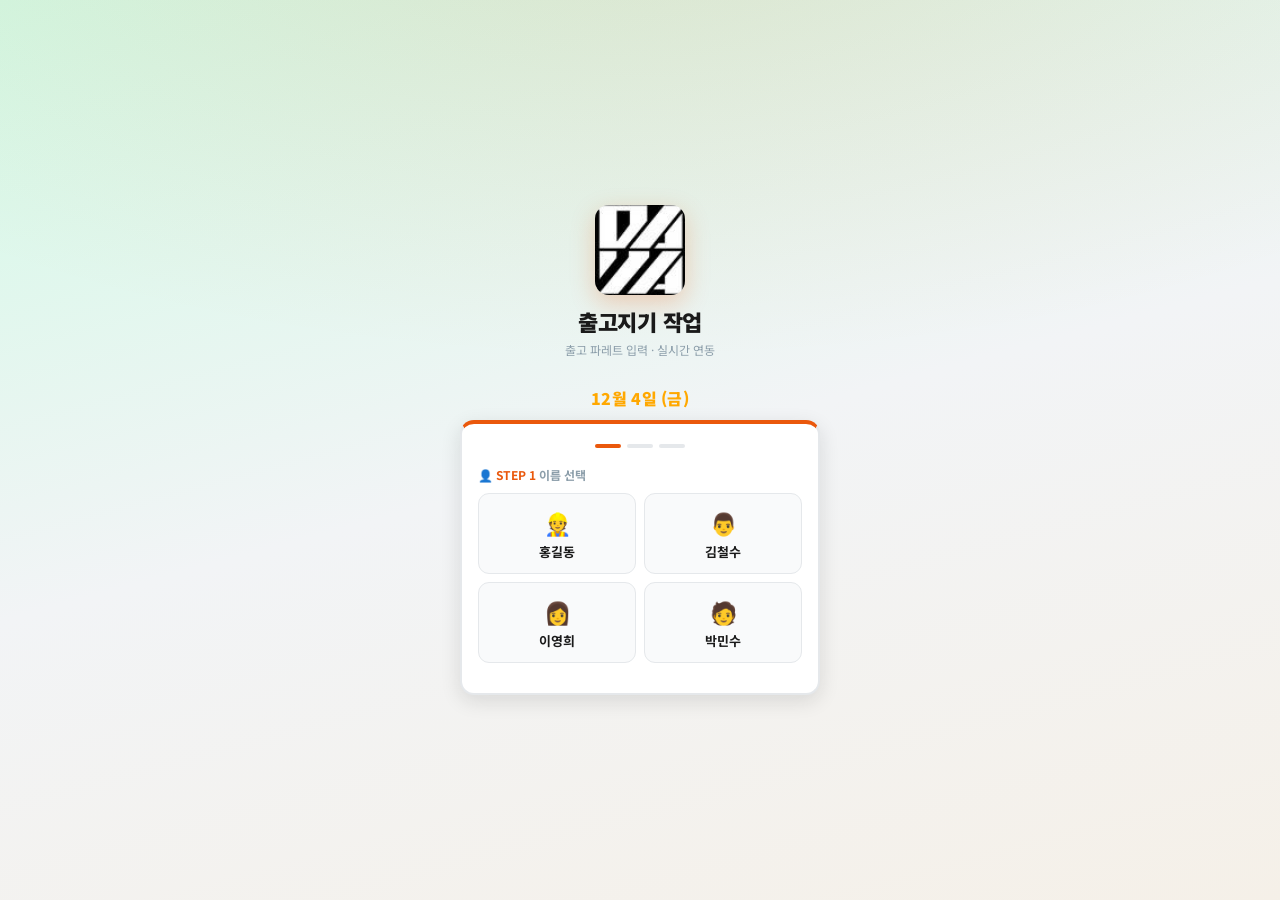
<file: worker.html>
<!DOCTYPE html>
<html lang="ko" class="theme-worker">
<head>
<meta charset="UTF-8">
<meta name="viewport" content="width=device-width, initial-scale=1.0, maximum-scale=1.0, user-scalable=no">
<title>출고지기 작업</title>
<link rel="apple-touch-icon" href="icon-work.png">
<meta name="apple-mobile-web-app-capable" content="yes">
<meta name="apple-mobile-web-app-status-bar-style" content="default">
<meta name="apple-mobile-web-app-title" content="출고지기 작업">
<link rel="manifest" href="manifest-worker.json">
<link rel="preconnect" href="https://fonts.googleapis.com">
<link rel="preconnect" href="https://fonts.gstatic.com" crossorigin>
<link href="https://fonts.googleapis.com/css2?family=Noto+Sans+KR:wght@400;600;700;800;900&display=swap" rel="stylesheet">
<meta name="theme-color" content="#292524">
<link rel="stylesheet" href="css/worker-theme.css">
<style>
:root{--bg:#F2F4F6;--card:#FFFFFF;--card2:#F9FAFB;--border:#E5E8EB;--text:#1A1A1A;--muted:#8C9EAA;--a1:#03C75A;--a2:#FF6B00;--a3:#00B900;--a4:#5046E5;--a5:#FFA800;--a6:#FF4F8B;--red:#FF3D3D;}
*{box-sizing:border-box;margin:0;padding:0;-webkit-tap-highlight-color:transparent;}
html,body{background:var(--bg);color:var(--text);font-family:'Noto Sans KR',sans-serif;min-height:100vh;}

/* 로그인 */
#loginScreen{min-height:100vh;display:flex;flex-direction:column;align-items:center;justify-content:center;padding:24px 20px;background:linear-gradient(180deg,#E8F5EC 0%,#F2F4F6 100%);}
.logo{margin-bottom:10px;display:flex;justify-content:center;}
.logo img{width:90px;height:90px;border-radius:12px;filter:drop-shadow(0 0 12px rgba(3,199,90,.3));}
.login-title{font-size:20px;font-weight:900;color:var(--text);margin-bottom:4px;}
.login-sub{font-size:12px;color:var(--muted);margin-bottom:28px;}
.login-card{width:100%;max-width:360px;background:var(--card);border:1px solid var(--border);border-radius:18px;padding:20px 16px;}
.step-bar{display:flex;gap:6px;justify-content:center;margin-bottom:18px;}
.step-dot{width:26px;height:4px;border-radius:2px;background:var(--border);}
.step-dot.done{background:var(--a3);}
.step-dot.active{background:var(--a1);}
.step-lbl{font-size:12px;font-weight:700;color:var(--muted);margin-bottom:10px;}
.step-lbl b{color:var(--a1);}
.name-grid{display:grid;grid-template-columns:1fr 1fr;gap:8px;margin-bottom:10px;}
.name-btn{background:var(--card2);border:1.5px solid var(--border);border-radius:11px;padding:12px 6px;font-family:inherit;font-size:13px;font-weight:700;color:var(--text);cursor:pointer;text-align:center;}
.name-btn.sel{background:rgba(3,199,90,.08);border-color:var(--a1);color:var(--a1);}
.floor-grid{display:flex;flex-wrap:wrap;gap:6px;margin-bottom:12px;}
.floor-btn2{flex:1;min-width:56px;background:var(--card2);border:1.5px solid var(--border);border-radius:9px;padding:9px 4px;font-family:inherit;font-size:11px;font-weight:800;color:var(--muted);cursor:pointer;text-align:center;}
.floor-btn2.sel{border-color:var(--a1);color:var(--a1);background:rgba(3,199,90,.08);}
.floor-btn2.disabled{opacity:.3;cursor:default;}
.fsub{font-size:9px;margin-top:2px;}
.pw-wrap{position:relative;margin-bottom:6px;}
.pw-inp{width:100%;background:var(--card2);border:1.5px solid var(--border);border-radius:10px;color:var(--text);font-size:20px;font-weight:800;padding:12px 44px 12px 14px;outline:none;font-family:inherit;letter-spacing:4px;text-align:center;-webkit-appearance:none;}
.pw-inp:focus{border-color:var(--a1);}
.pw-eye{position:absolute;right:12px;top:50%;transform:translateY(-50%);background:none;border:none;color:var(--muted);font-size:16px;cursor:pointer;padding:4px;}
.pw-err{font-size:11px;color:var(--red);text-align:center;height:16px;margin-bottom:8px;}
.login-sum{background:rgba(3,199,90,.07);border:1px solid rgba(3,199,90,.2);border-radius:9px;padding:8px 11px;margin-bottom:11px;display:flex;align-items:center;gap:8px;font-size:13px;}
.login-btn{width:100%;background:linear-gradient(135deg,var(--a1),#029a46);color:#fff;border:none;border-radius:11px;padding:12px;font-size:14px;font-weight:800;cursor:pointer;font-family:inherit;}
.login-btn:disabled{opacity:.4;cursor:not-allowed;}
.back-btn{width:100%;background:transparent;border:1.5px solid var(--border);border-radius:10px;padding:8px;font-size:12px;font-weight:700;color:var(--muted);cursor:pointer;font-family:inherit;margin-top:7px;}

/* 앱 */
#appScreen{display:none;padding-bottom:64px;}
.hdr{position:sticky;top:0;z-index:200;background:#FFFFFF;border-bottom:2px solid var(--a1);padding:9px 13px;display:flex;align-items:center;gap:8px;box-shadow:0 1px 4px rgba(0,0,0,.06);}
.hdr-info{flex:1;min-width:0;}
.hdr-title{font-size:14px;font-weight:900;color:var(--text);overflow:hidden;text-overflow:ellipsis;white-space:nowrap;}
.hdr-sub{font-size:9px;color:var(--muted);margin-top:1px;}
.hdr-r{display:flex;align-items:center;gap:6px;flex-shrink:0;}
.live{width:7px;height:7px;border-radius:50%;background:var(--a3);animation:pulse 2s infinite;}
@keyframes pulse{0%,100%{opacity:1}50%{opacity:.4}}
.hdr-time{font-size:10px;color:var(--muted);}
.logout-btn{background:rgba(239,68,68,.1);border:1px solid rgba(239,68,68,.2);color:var(--red);border-radius:6px;padding:4px 8px;font-size:10px;font-weight:700;cursor:pointer;font-family:inherit;}

.floor-bar{background:var(--card2);border-bottom:1px solid var(--border);padding:6px 12px;display:flex;align-items:center;gap:6px;overflow-x:auto;}
.floor-bar::-webkit-scrollbar{display:none;}
.floor-lbl{font-size:10px;color:var(--muted);font-weight:700;flex-shrink:0;}
.flr-btn{flex-shrink:0;border:1.5px solid var(--border);background:var(--card2);color:var(--muted);border-radius:16px;padding:4px 12px;font-size:12px;font-weight:800;cursor:pointer;font-family:inherit;}
.flr-btn.active{background:var(--a1);border-color:var(--a1);color:#fff;}

.bnav{position:fixed;bottom:0;left:0;right:0;z-index:200;background:#FFFFFF;border-top:1px solid var(--border);display:flex;box-shadow:0 -1px 6px rgba(0,0,0,.06);}
.bnav-btn{flex:1;border:none;background:transparent;cursor:pointer;font-family:inherit;display:flex;flex-direction:column;align-items:center;padding:7px 4px 9px;gap:2px;color:var(--muted);position:relative;}
.bnav-btn.active{color:var(--a1);}
.bnav-icon{font-size:18px;}
.bnav-label{font-size:10px;font-weight:700;}
.bnav-badge{position:absolute;top:4px;right:calc(50% - 20px);background:var(--red);color:#fff;border-radius:8px;padding:1px 5px;font-size:9px;font-weight:900;display:none;}

.page{display:none;padding:10px;}
.page.active{display:block;}
.page-lbl{font-size:12px;font-weight:800;color:var(--muted);margin-bottom:9px;}

/* 입력 */
.ic{background:var(--card);border:1px solid var(--border);border-radius:13px;overflow:hidden;margin-bottom:9px;}
.ic-h{padding:9px 12px;background:var(--card2);border-bottom:1px solid var(--border);display:flex;align-items:center;gap:7px;}
.ic-dot{width:8px;height:8px;border-radius:50%;flex-shrink:0;}
.ic-title{font-size:13px;font-weight:800;flex:1;}
.ic-b{padding:10px;}
.plt-no-row{display:flex;align-items:center;gap:8px;}
.plt-no-lbl{font-size:12px;color:var(--muted);font-weight:700;flex-shrink:0;}
.plt-no-disp{background:var(--card2);border:1.5px solid var(--a5);border-radius:8px;color:var(--a5);font-size:20px;font-weight:900;padding:7px 14px;min-width:60px;text-align:center;}
.c-chip{border:1.5px solid var(--border);border-radius:20px;padding:5px 11px;font-family:inherit;font-size:12px;font-weight:700;color:var(--muted);background:var(--card2);cursor:pointer;display:flex;align-items:center;gap:4px;}
.c-chip.sel{color:#fff;}
.courier-row{display:flex;flex-wrap:wrap;gap:6px;}
.pharma-row{display:flex;align-items:center;gap:7px;background:var(--card2);border-radius:8px;padding:7px 9px;margin-bottom:5px;}
.pharma-row:last-child{margin-bottom:0;}
.ph-dot{width:7px;height:7px;border-radius:50%;flex-shrink:0;}
.ph-name{font-size:12px;font-weight:700;flex:1;overflow:hidden;text-overflow:ellipsis;white-space:nowrap;}
.box-inp{background:var(--bg);border:1.5px solid var(--border);border-radius:7px;color:var(--text);font-size:16px;font-weight:800;padding:6px 7px;outline:none;font-family:inherit;text-align:center;width:62px;-webkit-appearance:none;}
.box-inp:focus{border-color:var(--a1);}
.box-inp.hv{border-color:var(--a3);color:var(--a3);}
.box-unit{font-size:10px;color:var(--muted);flex-shrink:0;}
.approve-btn{width:100%;background:linear-gradient(135deg,var(--a3),#16a34a);color:#fff;border:none;border-radius:12px;padding:13px;font-size:14px;font-weight:800;cursor:pointer;font-family:inherit;margin-top:10px;}

/* 파레트 카드 */
.plt-grid{display:grid;grid-template-columns:repeat(auto-fill,minmax(108px,1fr));gap:7px;padding:2px 0 10px;}
.plt-card{background:var(--card);border:2px solid var(--border);border-radius:11px;overflow:hidden;cursor:pointer;position:relative;}
.plt-card.sel{border-color:var(--a5);box-shadow:0 0 0 3px rgba(255,214,0,.2);}
.plt-card-top{padding:6px 7px 3px;display:flex;align-items:center;justify-content:space-between;gap:4px;}
.plt-no-tag{background:var(--a5);color:#000;border-radius:5px;padding:2px 6px;font-size:12px;font-weight:900;flex-shrink:0;}
.plt-c-tag{font-size:9px;font-weight:700;padding:2px 5px;border-radius:5px;color:#fff;overflow:hidden;text-overflow:ellipsis;white-space:nowrap;}
.plt-edit-btn{background:rgba(3,199,90,.12);border:1px solid rgba(3,199,90,.3);color:var(--a1);border-radius:5px;padding:2px 5px;font-size:10px;cursor:pointer;flex-shrink:0;}
.plt-del-btn{background:rgba(239,68,68,.12);border:1px solid rgba(239,68,68,.22);color:var(--red);border-radius:5px;padding:2px 5px;font-size:10px;cursor:pointer;flex-shrink:0;}
.plt-visual{padding:4px 7px;display:flex;justify-content:center;}
.plt-bot{padding:3px 7px 7px;}
.plt-tot{font-size:13px;font-weight:900;}
.plt-detail{font-size:10px;font-weight:600;line-height:1.6;margin-top:2px;}
.plt-chk{position:absolute;top:5px;right:5px;width:18px;height:18px;border-radius:50%;background:var(--a5);display:none;align-items:center;justify-content:center;font-size:11px;font-weight:900;color:#000;}
.plt-card.sel .plt-chk{display:flex;}

.sel-bar{background:var(--card);border:1px solid var(--border);border-radius:10px;padding:8px 12px;display:flex;align-items:center;justify-content:space-between;margin-bottom:9px;}
.sel-lbl{font-size:11px;color:var(--muted);font-weight:700;}
.sel-cnt{font-size:15px;font-weight:900;color:var(--a5);}
.sel-all-btn{background:rgba(255,168,0,.1);border:1px solid rgba(255,168,0,.28);color:var(--a5);border-radius:7px;padding:5px 10px;font-size:11px;font-weight:700;cursor:pointer;font-family:inherit;}
.action-area{padding:4px 0 8px;}
.send-btn{width:100%;background:linear-gradient(135deg,var(--a1),#029a46);color:#fff;border:none;border-radius:12px;padding:13px;font-size:13px;font-weight:800;cursor:pointer;font-family:inherit;}
.send-btn:disabled{opacity:.35;cursor:not-allowed;}

/* 전층현황 */
.all-floor-sec{background:var(--card);border:1px solid var(--border);border-radius:12px;overflow:hidden;margin-bottom:8px;}
.afs-hdr{padding:9px 13px;background:var(--card2);border-bottom:1px solid var(--border);display:flex;align-items:center;gap:8px;}
.afs-badge{padding:3px 10px;border-radius:7px;font-size:12px;font-weight:900;color:#fff;flex-shrink:0;}
.afs-mine{font-size:10px;color:var(--a3);font-weight:700;}
.afs-cnt{font-size:12px;font-weight:700;margin-left:auto;}
.afs-body{padding:8px;}
.afs-empty{text-align:center;padding:14px;color:var(--muted);font-size:12px;}
.all-plt-grid{display:grid;grid-template-columns:repeat(auto-fill,minmax(90px,1fr));gap:5px;}
.ro-card{background:var(--card2);border-radius:8px;padding:7px 8px;}
.ro-top{display:flex;align-items:center;justify-content:space-between;margin-bottom:4px;}
.ro-no{background:var(--a5);color:#000;border-radius:4px;padding:1px 5px;font-size:11px;font-weight:900;}
.ro-c{font-size:9px;font-weight:700;padding:1px 5px;border-radius:4px;color:#fff;}
.ro-box{font-size:12px;font-weight:900;margin-bottom:3px;}
.ro-item{font-size:10px;font-weight:600;line-height:1.6;}
.ro-item-box{color:var(--muted);font-size:9px;}
.done-chip{font-size:10px;font-weight:800;color:var(--a3);background:rgba(46,204,113,.12);border-radius:5px;padding:2px 7px;}

/* 팝업 */
.overlay{position:fixed;inset:0;background:rgba(0,0,0,.72);z-index:500;display:none;align-items:center;justify-content:center;padding:18px;}
.overlay.show{display:flex;}
.popup{background:var(--card);border:1px solid var(--border);border-radius:18px;padding:22px 18px;width:100%;max-width:340px;}
.pop-icon{font-size:36px;text-align:center;margin-bottom:8px;}
.pop-title{font-size:16px;font-weight:900;text-align:center;margin-bottom:6px;}
.pop-sub{font-size:12px;color:var(--muted);text-align:center;line-height:1.7;margin-bottom:16px;white-space:pre-line;}
.pop-btns{display:flex;flex-direction:column;gap:7px;}
.pop-btn{width:100%;border:none;border-radius:11px;padding:11px;font-size:13px;font-weight:800;cursor:pointer;font-family:inherit;}
.pop-confirm{background:linear-gradient(135deg,var(--a4),#7c3aed);color:#fff;}
.pop-cancel{background:var(--card2);color:var(--text);border:1.5px solid var(--border);}

/* 보고서 */
.report-pop{background:var(--card);border:1px solid var(--border);border-radius:18px;padding:18px;width:100%;max-width:380px;max-height:82vh;overflow-y:auto;}
.rp-title{font-size:15px;font-weight:900;text-align:center;margin-bottom:12px;}
.rp-table{width:100%;border-collapse:collapse;margin-bottom:12px;font-size:11px;}
.rp-table th{background:var(--card2);color:var(--muted);font-weight:700;padding:6px 7px;text-align:left;border:1px solid var(--border);}
.rp-table td{padding:6px 7px;border:1px solid var(--border);}
.rp-table tfoot td{background:var(--card2);font-weight:800;font-size:12px;}
.rp-btns{display:flex;flex-direction:column;gap:7px;}
.rp-btn{width:100%;border:none;border-radius:10px;padding:11px;font-size:13px;font-weight:800;cursor:pointer;font-family:inherit;}
.rp-print{background:linear-gradient(135deg,var(--a1),#029a46);color:#fff;}
.rp-csv{background:linear-gradient(135deg,var(--a3),#16a34a);color:#fff;}
.rp-close{background:var(--card2);color:var(--text);border:1.5px solid var(--border);}

.empty{text-align:center;padding:36px 16px;color:var(--muted);}
.empty-icon{font-size:36px;margin-bottom:8px;}

.float-approve{
  position:fixed;
  right:16px;
  bottom:80px;
  z-index:300;
  width:60px;
  height:60px;
  border-radius:50%;
  background:linear-gradient(135deg,var(--a3),#007700);
  color:#fff;
  border:none;
  font-size:26px;
  cursor:pointer;
  box-shadow:0 4px 18px rgba(0,185,0,.4);
  display:none;
  align-items:center;
  justify-content:center;
  transition:transform .15s;
}
.float-approve:active{transform:scale(.92);}
.float-approve.show{display:flex;}
.float-approve-label{
  position:fixed;
  right:14px;
  bottom:144px;
  z-index:300;
  background:rgba(0,185,0,.1);
  border:1px solid rgba(0,185,0,.25);
  color:var(--a3);
  border-radius:8px;
  padding:3px 8px;
  font-size:10px;
  font-weight:700;
  display:none;
}
.float-approve.show ~ .float-approve-label{display:block;}
/* 각 제약사 행 승인 버튼 */
.ph-approve{
  background:rgba(0,185,0,.08);
  border:1.5px solid rgba(0,185,0,.25);
  color:var(--a3);
  border-radius:7px;
  padding:5px 8px;
  font-size:11px;
  font-weight:800;
  cursor:pointer;
  font-family:inherit;
  flex-shrink:0;
  white-space:nowrap;
}
.ph-approve:active{background:rgba(0,185,0,.2);}

#toast{position:fixed;top:50%;left:50%;transform:translate(-50%,-50%);background:rgba(255,255,255,.97);border:2px solid rgba(0,185,0,.4);border-radius:13px;padding:13px 22px;font-size:14px;font-weight:800;z-index:9999;opacity:0;transition:opacity .28s;pointer-events:none;text-align:center;white-space:pre-line;color:var(--a3);box-shadow:0 4px 20px rgba(0,0,0,.12);}
#toast.show{opacity:1;}
#toast.err{border-color:rgba(239,68,68,.5);color:var(--red);}

@media print{body>*{display:none!important;}#printArea{display:block!important;font-family:sans-serif;padding:18px;}#printArea h2{text-align:center;font-size:18px;margin-bottom:4px;}#printArea .pi{text-align:center;font-size:11px;color:#666;margin-bottom:14px;}#printArea table{width:100%;border-collapse:collapse;}#printArea th,#printArea td{border:1px solid #ccc;padding:5px 7px;font-size:11px;}#printArea th{background:#eee;font-weight:700;}#printArea tfoot td{background:#e8f5e9;font-weight:800;}}
#printArea{display:none;}
</style>
</head>
<body>

<!-- 로그인 -->
<div id="loginScreen">
  <div class="logo">
    <img src="[data-uri]" style="width:90px;height:90px;border-radius:14px;object-fit:cover;" alt="DAYA">
    <svg viewBox="0 0 200 200" style="display:none" width="90" height="90" xmlns="http://www.w3.org/2000/svg">
      <rect width="200" height="200" fill="#000" rx="18"/>
      <text x="8" y="92" font-size="88" font-weight="900" fill="#fff" font-family="Arial Black,Impact,sans-serif">D</text>
      <line x1="194" y1="8" x2="104" y2="94" stroke="#fff" stroke-width="20" stroke-linecap="square"/>
      <rect x="0" y="98" width="200" height="8" fill="#fff"/>
      <line x1="8" y1="110" x2="94" y2="192" stroke="#fff" stroke-width="20" stroke-linecap="square"/>
      <text x="104" y="192" font-size="88" font-weight="900" fill="#fff" font-family="Arial Black,Impact,sans-serif">A</text>
      <rect x="1" y="1" width="198" height="198" fill="none" stroke="#fff" stroke-width="6" rx="17"/>
      <rect x="97" y="6" width="6" height="188" fill="#fff"/>
    </svg>
  </div>
  <div class="login-title">출고지기 작업</div>
  <div class="login-sub">출고 파레트 입력 · 실시간 연동</div>
  <div id="loginDate" style="font-size:16px;font-weight:900;color:var(--a5);margin-bottom:10px;text-align:center;letter-spacing:.3px;"></div>
  <div class="login-card">
    <div class="step-bar">
      <div class="step-dot active" id="sd1"></div>
      <div class="step-dot" id="sd2"></div>
      <div class="step-dot" id="sd3"></div>
    </div>
    <div id="step1">
      <div class="step-lbl">👤 <b>STEP 1</b> 이름 선택</div>
      <div class="name-grid" id="nameGrid"></div>
    </div>
    <div id="step2" style="display:none">
      <div class="step-lbl">🏢 <b>STEP 2</b> 담당 층 선택</div>
      <div class="floor-grid" id="floorSelGrid"></div>
      <button class="login-btn" id="step2Next" onclick="goStep3()" disabled>다음 →</button>
      <button class="back-btn" onclick="goStep1()">← 이름 다시 선택</button>
    </div>
    <div id="step3" style="display:none">
      <div class="step-lbl">🔒 <b>STEP 3</b> 개인 비밀번호</div>
      <div class="login-sum" id="loginSum"></div>
      <div class="pw-wrap">
        <input class="pw-inp" id="pwInp" type="password" inputmode="numeric" maxlength="10" placeholder="비밀번호">
        <button class="pw-eye" id="pwEye">👁</button>
      </div>
      <div class="pw-err" id="pwErr"></div>
      <button class="login-btn" id="loginBtn">🔓 입장</button>
      <button class="back-btn" onclick="goStep2back()">← 층 다시 선택</button>
    </div>
  </div>
</div>

<!-- 메인 앱 -->
<div id="appScreen">
  <!-- 날짜 상단 띠 -->
  <div id="dateBar" style="background:var(--card2);border-bottom:1px solid rgba(255,168,0,.2);padding:5px 0;text-align:center;display:none;">
    <span id="dateBarTxt" style="font-size:15px;font-weight:900;color:var(--a5);letter-spacing:.5px;"></span><span style="font-size:9px;color:rgba(0,0,0,.25);margin-left:10px;">made by 오영석</span>
  </div>
  <div class="hdr">
  <img src="[data-uri]" style="width:36px;height:36px;border-radius:7px;object-fit:cover;flex-shrink:0;" alt="DAYA">
    <div class="hdr-info">
      <div style="display:flex;align-items:center;gap:7px;">
        <div class="hdr-title" id="appTitle">-</div>
        <div id="roleBadge" style="border:1px solid;border-radius:5px;padding:1px 7px;font-size:10px;font-weight:800;flex-shrink:0;"></div>
        <div id="currentFloorTag" style="background:var(--a1);color:#fff;border-radius:6px;padding:2px 8px;font-size:11px;font-weight:900;"></div>
      </div>
      <div class="hdr-sub" id="appSub">-</div>
    </div>
    <div class="hdr-r">
      <div class="live"></div>
      <div class="hdr-time" id="hdrTime">--:--</div>
      <button class="logout-btn" id="dailyResetBtn" style="display:none;background:rgba(249,115,22,.12);border-color:rgba(249,115,22,.3);color:var(--a2)" onclick="manualDailyReset()">🔄 초기화</button>
      <button class="logout-btn" id="logoutBtn">로그아웃</button>
    </div>
  </div>
  <div class="floor-bar" id="floorBar"></div>

  <div class="page active" id="page-input">
    <div class="page-lbl">✏️ 파레트 입력</div>
    <div class="ic">
      <div class="ic-h"><div class="ic-dot" style="background:var(--a5)"></div><div class="ic-title">파레트 번호</div></div>
      <div class="ic-b">
        <div class="plt-no-row">
          <div class="plt-no-lbl">No.</div>
          <div class="plt-no-disp" id="pltNoDisp">1</div>
          <div style="font-size:11px;color:var(--muted)">번 (자동)</div>
        </div>
      </div>
    </div>
    <div class="ic">
      <div class="ic-h"><div class="ic-dot" style="background:var(--a2)"></div><div class="ic-title">택배사</div></div>
      <div class="ic-b"><div class="courier-row" id="courierChips"></div></div>
    </div>
    <div class="ic">
      <div class="ic-h"><div class="ic-dot" style="background:var(--a6)"></div><div class="ic-title">제약사별 박스수</div><div style="font-size:10px;color:var(--muted)">0이면 미포함</div></div>
      <div class="ic-b">
        <div id="pharmaInpList"></div>
        <button class="approve-btn" id="approveBtnInner" style="margin-top:10px;">✅ 승인</button>
      </div>
    </div>
    <div style="height:8px"></div>
  </div>

  <div class="page" id="page-waiting">
    <div class="page-lbl" style="color:var(--a2)">⏳ 대기 중인 파레트</div>
    <div class="sel-bar">
      <div><div class="sel-lbl">선택됨</div><div class="sel-cnt" id="wSelCnt">0개</div></div>
      <button class="sel-all-btn" id="selAllBtn">전체선택</button>
    </div>
    <div class="plt-grid" id="waitGrid"></div>
    <div class="action-area">
      <button class="send-btn" id="sendBtn" disabled style="background:linear-gradient(135deg,var(--red),#b91c1c);box-shadow:0 4px 14px rgba(239,68,68,.35);">🚀 출고팀에 전송 (출고완료 처리)</button>
    </div>
  </div>

  <div class="page" id="page-expect">
    <div class="page-lbl" style="color:var(--a4)">📋 예상 파레트 입력</div>
    <div class="ic">
      <div class="ic-h"><div class="ic-dot" style="background:var(--a4)"></div><div class="ic-title">층 × 택배사 예상 수량</div><div style="font-size:10px;color:var(--muted)">수시 수정 가능</div></div>
      <div class="ic-b" id="expectInputArea"></div>
    </div>
    <button id="sendExpectBtn" style="width:100%;background:linear-gradient(135deg,var(--a4),#7c3aed);color:#fff;border:none;border-radius:12px;padding:13px;font-size:14px;font-weight:800;cursor:pointer;font-family:inherit;margin-top:4px;">📤 출고팀·관리자에게 전송</button>
    <div style="height:8px"></div>
  </div>

  <div class="page" id="page-output">
    <div class="page-lbl">🏢 전층 대기현황 <span id="allFloorTime" style="font-size:9px;color:var(--muted)"></span></div>
    <div id="allFloorList"></div>
  </div>
</div>

<button class="float-approve" id="floatApproveBtn" title="승인">✅</button>
<div class="float-approve-label" id="floatApproveLabel">승인</div>
<div class="bnav" id="bottomNav" style="display:none">
  <button class="bnav-btn active" id="bn-input">
    <span class="bnav-icon">✏️</span><span class="bnav-label">입력</span>
  </button>
  <button class="bnav-btn" id="bn-waiting">
    <span class="bnav-icon">⏳</span><span class="bnav-label">대기</span>
    <span class="bnav-badge" id="wBadge">0</span>
  </button>
  <button class="bnav-btn" id="bn-expect">
    <span class="bnav-icon">📋</span><span class="bnav-label">예상</span>
    <span class="bnav-badge" id="eBadge" style="display:none">●</span>
  </button>
  <button class="bnav-btn" id="bn-output">
    <span class="bnav-icon">🏢</span><span class="bnav-label">전층현황</span>
    <span class="bnav-badge" id="oBadge">0</span>
  </button>
</div>

<!-- 마감 팝업 -->
<div class="overlay" id="closeOverlay">
  <div class="popup">
    <div class="pop-icon">🏁</div>
    <div class="pop-title" id="closeTitle">마감하시겠습니까?</div>
    <div class="pop-sub" id="closeSub"></div>
    <div class="pop-btns">
      <button class="pop-btn pop-confirm" id="doCloseBtn">✅ 마감 확정</button>
      <button class="pop-btn pop-cancel" id="cancelCloseBtn">취소</button>
    </div>
  </div>
</div>

<!-- 엘리베이터 선택 팝업 -->
<div class="overlay" id="elevOverlay">
  <div class="popup">
    <div class="pop-icon">🛗</div>
    <div class="pop-title">어느 엘리베이터로 보낼까요?</div>
    <div class="pop-sub" id="elevSub"></div>
    <div class="pop-btns">
      <button class="pop-btn" id="elevOfficeBtn" style="background:linear-gradient(135deg,#03C75A,#02a94d);color:#fff;">🏢 사무 엘베</button>
      <button class="pop-btn" id="elevInboundBtn" style="background:linear-gradient(135deg,#2d6cdf,#1d4ed8);color:#fff;">📥 입고 엘베</button>
      <button class="pop-btn pop-cancel" id="elevCancelBtn">취소</button>
    </div>
  </div>
</div>

<!-- 보고서 팝업 -->
<div class="overlay" id="reportOverlay">
  <div class="report-pop">
    <div class="rp-title">📋 출고 마감 보고서</div>
    <div id="reportBody"></div>
    <div class="rp-btns" style="margin-top:12px">
      <button class="rp-btn rp-print" id="printBtn">🖨 A4 프린트</button>
      <button class="rp-btn rp-csv" id="csvBtn">📊 엑셀(CSV) 저장</button>
      <button class="rp-btn rp-close" id="closeReportBtn">닫기</button>
    </div>
  </div>
</div>

<div id="printArea"></div>
<div id="toast"></div>

<script>
var FB_URL = 'https://pallete-system-default-rtdb.asia-southeast1.firebasedatabase.app';
var DEFAULT_FLOORS = [
  {id:'B1', name:'지하1층', color:'#3b9eff'},
  {id:'1F', name:'1층', color:'#a78bfa'},
  {id:'3F', name:'3층', color:'#f97316'},
  {id:'4F', name:'4층', color:'#2ecc71'},
  {id:'5F', name:'5층', color:'#ffd600'}
];
var ALL_FLOORS = [];
var FN = {};
var FCOLORS = {};
var ELEVATORS = {office:'사무 엘베', inbound:'입고 엘베'};
var ELEV_EMOJI = {office:'🏢', inbound:'📥'};
var PC =['#3b9eff','#a78bfa','#f97316','#2ecc71','#ffd600','#ff6b9d','#06b6d4','#84cc16','#ef4444','#14b8a6'];
var PHARMA_MAP = {'비씨월드제약':'yongma','구주제약':'yongma','부광약품':'cj'};

var cfg = {
  workers:[
    {name:'홍길동',icon:'👷',color:'#3b9eff',floors:['4F','3F']},
    {name:'김철수',icon:'👨',color:'#2ecc71',floors:['1F','B1']},
    {name:'이영희',icon:'👩',color:'#f97316',floors:['5F','4F']},
    {name:'박민수',icon:'🧑',color:'#a78bfa',floors:['3F','1F']}
  ],
  floorPw:{'B1':'','1F':'','3F':'','4F':'','5F':''},
  floors: DEFAULT_FLOORS.map(function(f){return Object.assign({}, f);}),
  pharmas:['구주제약','비씨월드제약','부광약품','대우제약','조아제약','동구바이오제약','삼천당제약','안국약품','한국파마','국제약품','아주약품','진양제약','매넬티제약','팜젠사이언스','경동제약','한국휴텍스제약','경동약품','에리슨제약'],
  couriers:[
    {id:'koryo',name:'고려택배',icon:'📦',color:'#3b9eff'},
    {id:'hanjin',name:'한진',icon:'🚚',color:'#a78bfa'},
    {id:'cj',name:'CJ',icon:'📫',color:'#f97316'},
    {id:'yongma',name:'용마',icon:'🏎',color:'#2ecc71'}
  ],
  floorSettings:{},
  slackWebhook:''
};


function getTodayStr(){
  var d=new Date();
  var days=['일','월','화','수','목','금','토'];
  var month=d.getMonth()+1;
  var date=d.getDate();
  var day=days[d.getDay()];
  return month+'월 '+date+'일 ('+day+')';
}

/* ── 일일 초기화 (Firebase 사용량 최소화) ── */
function getDayKey(){ var d=new Date(); return d.getFullYear()+'-'+String(d.getMonth()+1).padStart(2,'0')+'-'+String(d.getDate()).padStart(2,'0'); }

// 팀 공유 기준일: 오늘 새 작업 시작이 이미 결정됐는지 Firebase로 판단 (브라우저/기기 무관)
function setWorkDay(day){
  try { fetch(FB_URL+'/meta/workDay.json',{method:'PUT',headers:{'Content-Type':'application/json'},body:JSON.stringify(day)}); } catch(e){}
}

async function checkDailyReset(){
  var today = getDayKey();
  var lastDay = lsGet('plt_last_day');

  // 공유 기준일 조회 (작은 문자열 1건만)
  var sharedDay = null;
  try {
    var r = await fetch(FB_URL+'/meta/workDay.json');
    sharedDay = await r.json();
  } catch(e){}

  // 1) 팀에서 오늘 이미 결정됨 → 묻지 않음
  if(sharedDay === today){ lsSet('plt_last_day', today); return; }

  // 2) 이 기기에서 오늘 이미 결정함 → 공유값만 보정하고 끝
  if(lastDay === today){ setWorkDay(today); return; }

  // 3) 첫 사용(로컬·공유 둘 다 기록 없음) → 조용히 오늘로 설정
  if(!lastDay && !sharedDay){ lsSet('plt_last_day', today); setWorkDay(today); return; }

  // 4) 진짜 날짜가 바뀜 → 팀에서 오늘 첫 진입자에게만 확인
  if(confirm('📅 날짜가 바뀌었습니다.\n('+(lastDay||sharedDay||'이전')+' → '+today+')\n\n새로운 작업을 시작하시겠습니까?\n어제 데이터는 자동 보관됩니다.')){
    archiveAndReset(lastDay||sharedDay||today, false); // 내부에서 workDay=today 기록됨
  } else {
    // 기존 데이터 유지 — 오늘은 결정 완료로 공유 기록 (팀 전체 다시 안 물음)
    lsSet('plt_last_day', today);
    setWorkDay(today);
  }
}

async function archiveAndReset(archiveDate, auto){
  try {
    // Firebase에 날짜별 보관 (최소 데이터만)
    var archiveDate2 = archiveDate || getDayKey();
    var summary = buildDailySummary();
    // 용량 최소화: 상세 파레트 데이터 제외, 집계만 저장
    await fetch(FB_URL+'/history/'+archiveDate2+'.json', {
      method:'PUT', headers:{'Content-Type':'application/json'},
      body: JSON.stringify(summary)
    });
  } catch(e) {}

  // 로컬 초기화
  waiting={};done={};doneStatus={};
  ALL_FLOORS.forEach(function(f){waiting[f]=[];done[f]=[];});
  saveState();
  lsSet('plt_last_day', getDayKey());

  if(!auto) {
    showToast('✅ 일일 마감 완료\n데이터가 보관됐습니다');
    renderWaiting(); renderAllFloors(); updateBadges(); updatePltNo();
  }

  // Firebase 초기화 (waiting만)
  try {
    var emptyWaiting = {data:{}, updatedAt:new Date().toISOString(), doneStatus:{}};
    ALL_FLOORS.forEach(function(f){ emptyWaiting.data[f]=[]; });
    await fetch(FB_URL+'/waiting.json',{method:'PUT',headers:{'Content-Type':'application/json'},body:JSON.stringify(emptyWaiting)});
    await fetch(FB_URL+'/shipments.json',{method:'DELETE'});
    await fetch(FB_URL+'/notifications.json',{method:'DELETE'});
    await fetch(FB_URL+'/reports.json',{method:'DELETE'});
    // 다른 앱(모니터/관리자)도 초기화되도록 신호 전파
    var resetAt=new Date().toISOString();
    await fetch(FB_URL+'/reset_signal.json',{method:'PUT',headers:{'Content-Type':'application/json'},body:JSON.stringify({date:getDayKey(),resetAt:resetAt,by:(session&&session.name)||'작업자'})});
    await fetch(FB_URL+'/meta/workDay.json',{method:'PUT',headers:{'Content-Type':'application/json'},body:JSON.stringify(getDayKey())}); // 팀 공유 기준일 갱신
    lsSet('plt_last_reset', resetAt); // 자기 신호 재감지 방지
  } catch(e) {}
}

function buildDailySummary(){
  // 집계 데이터만 (용량 최소화)
  var totalPlt=0, totalBox=0;
  var byFloor={}, byCourier={};
  ALL_FLOORS.forEach(function(f){
    var wl=waiting[f]||[], dl=done[f]||[];
    var all=wl.concat(dl);
    byFloor[f]={plt:all.length, box:all.reduce(function(s,p){return s+p.totalBox;},0), done:doneStatus[f]||false};
    all.forEach(function(p){
      if(!byCourier[p.courierId]) byCourier[p.courierId]={plt:0,box:0};
      byCourier[p.courierId].plt++; byCourier[p.courierId].box+=p.totalBox||0;
      totalPlt++; totalBox+=p.totalBox||0;
    });
  });
  return {date:getDayKey(), savedAt:new Date().toISOString(), totalPlt:totalPlt, totalBox:totalBox, byFloor:byFloor, byCourier:byCourier};
}

function manualDailyReset(){
  if(!confirm('오늘 업무를 마감하고 새 작업을 시작할까요?\n\n현재 데이터가 보관됩니다.')) return;
  if(!confirm('⚠️ 실수 방지 재확인\n\n정말 전체 초기화할까요?\n모든 대기·출고 데이터가 비워집니다.\n(모니터앱에서 복구 가능)')) return;
  archiveAndReset(getDayKey(), false);
}


/* ════ 직책별 권한 ════ */
var ROLES = {
  'QR':     {canEdit:false, canDelete:false, canDailyReset:false, tabs:['input']},
  '사원':   {canEdit:false, canDelete:false, canDailyReset:false, tabs:['input','waiting','output']},
  '부팀장': {canEdit:true,  canDelete:true,  canDailyReset:true,  tabs:['input','waiting','expect','output']},
  '팀장':   {canEdit:true,  canDelete:true,  canDailyReset:true,  tabs:['input','waiting','expect','output']}
};

function getMyRole(){
  if(session.qrMode) return 'QR';
  var worker=null;
  for(var i=0;i<cfg.workers.length;i++){if(cfg.workers[i].name===session.name){worker=cfg.workers[i];break;}}
  return worker&&worker.role?worker.role:'사원';
}

function getMyWorker(){
  for(var i=0;i<cfg.workers.length;i++){if(cfg.workers[i].name===session.name)return cfg.workers[i];}
  return null;
}

function canDo(action){
  var worker=getMyWorker();
  var role=worker&&worker.role?worker.role:'사원';
  // 세부 권한이 있으면 우선 적용
  if(worker&&worker.perms&&worker.perms[action]!==undefined){
    return !!worker.perms[action];
  }
  // 없으면 직책 기본값
  var perm=ROLES[role]||ROLES['사원'];
  return !!perm[action];
}

function applyRoleUI(){
  var role=getMyRole();
  var perm=ROLES[role]||ROLES['사원'];

  // 직책 배지 표시
  var roleBadge=document.getElementById('roleBadge');
  if(roleBadge){
    var roleColors={'QR':'#f59e0b','사원':'#5a7a99','부팀장':'#f97316','팀장':'#2ecc71'};
    roleBadge.textContent=role==='QR'?'QR임시접속':role;
    roleBadge.style.background=(roleColors[role]||'#555')+'33';
    roleBadge.style.color=roleColors[role]||'#fff';
    roleBadge.style.borderColor=(roleColors[role]||'#555')+'66';
  }
  // QR모드: 층 전환바 숨기기
  var fb=document.getElementById('floorBar');
  if(fb) fb.style.display=session.qrMode?'none':'';

  // 탭 권한 적용 - perms 우선, 없으면 직책 기본값
  var worker2=getMyWorker();
  var roleTabs=perm.tabs||['input','waiting'];
  // 직책별 tabs 목록이 기본값, 작업자별 perms(canExpect/canOutput)가 있으면 우선
  function tabAllowed(tab, permKey){
    if(worker2&&worker2.perms&&worker2.perms[permKey]!==undefined) return !!worker2.perms[permKey];
    return roleTabs.indexOf(tab)>=0;
  }
  var tabMap={
    'input':   true,                // 항상 허용
    'waiting': true,                // 항상 허용
    'expect':  tabAllowed('expect','canExpect'),
    'output':  tabAllowed('output','canOutput')
  };
  ['input','waiting','expect','output'].forEach(function(t){
    var btn=document.getElementById('bn-'+t);
    if(!btn) return;
    btn.style.display=tabMap[t]?'':'none';
  });

  // 일일마감 버튼 권한
  var resetBtn=document.getElementById('dailyResetBtn');
  if(resetBtn) resetBtn.style.display=perm.canDailyReset?'':'none';

  // 사원이면 첫 탭을 input으로 고정
  if(perm.tabs.indexOf(currentTab)<0){
    goTab(perm.tabs[0]);
  }
}

var session = {name:'',floor:'',loggedIn:false};

/* QR 임시접속 — 로그인 없이 해당 층 출고 전용으로 바로 진입 */
function enterQRMode(floor){
  loadCfg();
  loadCfgFromFB();
  session = {name:'임시접속('+floor+')', floor:floor, loggedIn:true, qrMode:true};
  document.getElementById('loginScreen').style.display = 'none';
  document.getElementById('appScreen').style.display = 'block';
  document.getElementById('bottomNav').style.display = 'flex';
  loadState();
  currentFloor = floor;
  document.getElementById('appTitle').textContent = FN[floor]||floor;
  var db=document.getElementById('dateBar');if(db)db.style.display='block';
  var dt=document.getElementById('dateBarTxt');if(dt)dt.textContent=getTodayStr();
  document.getElementById('appSub').textContent = 'QR 임시접속 · 출고 전용';
  var cft=document.getElementById('currentFloorTag');
  if(cft){cft.textContent=FN[floor]||floor;cft.style.background=FCOLORS[floor]||'#03C75A';}
  startClock();
  applyRoleUI();
  buildInputForm();
  renderWaiting();
  updateBadges();
  updatePltNo();
  goTab('input');
  loadAllFromFB(true);
  setInterval(function(){ loadAllFromFB(); }, 10000);
}
var selName = '', selFloor = '';
var currentFloor = '', currentTab = 'input', inputCourier = 'koryo';
var waiting = {}, done = {}, doneStatus = {};
var shipments = {}; // FB /shipments — 당일 출고 내역(전층현황 탭에서 표시)
var wSel = {};
var _report = null;

/* 스토리지 */
function lsSet(k,v){try{localStorage.setItem(k,v);}catch(e){}}
function lsGet(k){try{return localStorage.getItem(k);}catch(e){return null;}}
function lsDel(k){try{localStorage.removeItem(k);}catch(e){}}

/* 설정 로드 */
function loadCfg(){
  var s = lsGet('plt_cfg');
  if(!s) { ensureFloorSettings(); return; }
  try {
    var c = JSON.parse(s);
    if(c.workers && c.workers.length > 0) cfg.workers = c.workers;
    if(c.floorPw) cfg.floorPw = c.floorPw;
    if(c.floors && c.floors.length > 0) cfg.floors = c.floors;
    if(c.pharmas && c.pharmas.length > 0) cfg.pharmas = c.pharmas;
    if(c.couriers && c.couriers.length > 0) cfg.couriers = c.couriers;
    if(c.floorSettings) cfg.floorSettings = c.floorSettings;
    if(c.slackWebhook) cfg.slackWebhook = c.slackWebhook;
  } catch(e) {}
  ensureFloorSettings();
}

function normalizeFloorId(id){
  return String(id || '').trim().toUpperCase().replace(/[^A-Z0-9]/g, '');
}

function normalizeFloors(floors){
  var seen = {};
  var colors = PC;
  var src = Array.isArray(floors) && floors.length ? floors : DEFAULT_FLOORS;
  var out = [];
  src.forEach(function(f, i){
    var id = normalizeFloorId(f && f.id);
    if(!id || seen[id]) return;
    seen[id] = true;
    out.push({
      id:id,
      name:String((f && f.name) || id).trim() || id,
      color:String((f && f.color) || colors[i % colors.length]).trim() || colors[i % colors.length]
    });
  });
  return out.length ? out : DEFAULT_FLOORS.map(function(f){return Object.assign({}, f);});
}

function refreshFloorGlobals(){
  cfg.floors = normalizeFloors(cfg.floors);
  ALL_FLOORS = cfg.floors.map(function(f){return f.id;});
  FN = {};
  FCOLORS = {};
  cfg.floors.forEach(function(f, i){
    FN[f.id] = f.name;
    FCOLORS[f.id] = f.color || PC[i % PC.length];
  });
}

function ensureFloorSettings(){
  refreshFloorGlobals();
  if(!cfg.floorSettings) cfg.floorSettings = {};
  ALL_FLOORS.forEach(function(f){
    var base = cfg.floorSettings[f] || {};
    cfg.floorSettings[f] = Object.assign({name:FN[f], pharmas:null}, base);
    cfg.floorSettings[f].name = FN[f];
    delete cfg.floorSettings[f].zones;
    if(!cfg.floorPw) cfg.floorPw = {};
    if(cfg.floorPw[f] === undefined) cfg.floorPw[f] = '';
  });
  cfg.workers.forEach(function(w){
    w.floors = (w.floors || []).filter(function(f){return ALL_FLOORS.indexOf(f) >= 0;});
  });
}

/* Firebase /config 에서 공용 설정(작업자·비번·제약사·택배사·웹훅 등) 동기화 */
function loadCfgFromFB(){
  fetch(FB_URL + '/config.json')
    .then(function(r){ return r.json(); })
    .then(function(c){
      if(c && typeof c === 'object'){
        if(c.workers && c.workers.length > 0) cfg.workers = c.workers;
        if(c.floorPw) cfg.floorPw = c.floorPw;
        if(c.floors && c.floors.length > 0) cfg.floors = c.floors;
        if(c.pharmas && c.pharmas.length > 0) cfg.pharmas = c.pharmas;
        if(c.couriers && c.couriers.length > 0) cfg.couriers = c.couriers;
        if(c.floorSettings) cfg.floorSettings = c.floorSettings;
        if(c.slackWebhook) cfg.slackWebhook = c.slackWebhook;
        ensureFloorSettings();
        // 로컬 캐시에 저장 (오프라인/다음 실행 시 빠르게 반영)
        lsSet('plt_cfg', JSON.stringify(cfg));
        // 로그인 화면이 떠 있으면 작업자 목록 다시 그림
        var ls = document.getElementById('loginScreen');
        if(ls && ls.style.display !== 'none') renderNameGrid();
        var app = document.getElementById('appScreen');
        if(app && app.style.display !== 'none' && currentFloor) {
          if(ALL_FLOORS.indexOf(currentFloor) < 0) currentFloor = ALL_FLOORS[0] || currentFloor;
          buildInputForm();
          renderWaiting();
          renderAllFloors();
          updateBadges();
        }
      }
    }).catch(function(){});
}

/* 슬랙 출고 알림 (Incoming Webhook) */
function sendSlackShipment(mov, elevator){
  var url = cfg.slackWebhook;
  if(!url || !/^https:\/\/hooks\.slack\.com\//.test(url)) return;
  var totalBox = mov.reduce(function(s,p){ return s + (p.totalBox||0); }, 0);
  var now = new Date();
  var hhmm = String(now.getHours()).padStart(2,'0') + ':' + String(now.getMinutes()).padStart(2,'0');
  var elevLine = ELEVATORS[elevator] ? ('🛗 ' + (ELEV_EMOJI[elevator]||'') + ' ' + ELEVATORS[elevator] + '\n') : '';
  var text = '🚀 *출고 알림 · ' + (FN[currentFloor]||currentFloor) + '*\n'
    + '👷 작업자: ' + (session && session.name ? session.name : '-') + '\n'
    + elevLine
    + '📦 파레트: ' + mov.length + '개 · ' + totalBox + ' BOX\n'
    + '🕐 ' + hhmm;
  try {
    fetch(url, {
      method: 'POST',
      mode: 'no-cors',
      headers: {'Content-Type': 'application/x-www-form-urlencoded'},
      body: 'payload=' + encodeURIComponent(JSON.stringify({ text: text }))
    }).catch(function(){});
  } catch(e) {}
}

/* 상태 저장/로드 */
function saveState(){
  try {
    lsSet('plt_state', JSON.stringify({waiting:waiting, done:done, doneStatus:doneStatus}));
  } catch(e) {}
}
function loadState(){
  var s = lsGet('plt_state');
  if(s) {
    try {
      var d = JSON.parse(s);
      waiting = d.waiting || {};
      done = d.done || {};
      doneStatus = d.doneStatus || {};
    } catch(e) {}
  }
  ALL_FLOORS.forEach(function(f){
    if(!waiting[f]) waiting[f] = [];
    if(!done[f]) done[f] = [];
  });
}

/* 토스트 */
function showToast(msg, type) {
  var t = document.getElementById('toast');
  t.textContent = msg;
  t.className = type === 'err' ? 'show err' : 'show';
  setTimeout(function(){ t.className = ''; }, 2200);
}

/* 오버레이 */
function showOverlay(id){ document.getElementById(id).classList.add('show'); }
function hideOverlay(id){ document.getElementById(id).classList.remove('show'); }

/* 시계 */
function startClock(){
  setInterval(function(){
    var n = new Date();
    var el = document.getElementById('hdrTime');
    if(el) el.textContent = String(n.getHours()).padStart(2,'0')+':'+String(n.getMinutes()).padStart(2,'0');
  }, 1000);
}

/* ===== 로그인 ===== */
function setStep(n){
  document.getElementById('step1').style.display = n===1 ? '' : 'none';
  document.getElementById('step2').style.display = n===2 ? '' : 'none';
  document.getElementById('step3').style.display = n===3 ? '' : 'none';
  ['sd1','sd2','sd3'].forEach(function(id,i){
    var el = document.getElementById(id);
    el.className = 'step-dot' + (i+1 < n ? ' done' : i+1 === n ? ' active' : '');
  });
}

function renderNameGrid(){
  loadCfg();
  var g = document.getElementById('nameGrid');
  g.innerHTML = '';
  if(!cfg.workers || cfg.workers.length === 0){
    var d = document.createElement('div');
    d.style.cssText = 'grid-column:1/-1;text-align:center;padding:20px;color:#5a7a99;font-size:13px;';
    d.textContent = '등록된 작업자가 없습니다';
    g.appendChild(d);
    return;
  }
  cfg.workers.forEach(function(w){
    var btn = document.createElement('button');
    btn.className = 'name-btn' + (selName === w.name ? ' sel' : '');
    if(selName === w.name){
      btn.style.borderColor = w.color || '#3b9eff';
      btn.style.color = w.color || '#3b9eff';
    }
    var iconEl = document.createElement('div');
    iconEl.style.cssText = 'font-size:22px;margin-bottom:4px;';
    iconEl.textContent = w.icon || '👤';
    var nameEl = document.createElement('div');
    nameEl.textContent = w.name;
    btn.appendChild(iconEl);
    btn.appendChild(nameEl);
    var wCopy = {name:w.name, floors:w.floors||[]};
    btn.addEventListener('click', function(){
      selName = wCopy.name;
      selFloor = '';
      renderNameGrid();
      goStep2();
    });
    g.appendChild(btn);
  });
}

function goStep1(){
  selName = ''; selFloor = '';
  var ld=document.getElementById('loginDate');if(ld)ld.textContent=getTodayStr();
  renderNameGrid();
  setStep(1);
}

function goStep2(){
  loadCfg();
  setStep(2);
  var worker = null;
  for(var i=0; i<cfg.workers.length; i++){
    if(cfg.workers[i].name === selName){ worker = cfg.workers[i]; break; }
  }
  var allowed = worker ? (worker.floors || []) : [];
  // URL ?floor=1F 파라미터로 층 자동 선택
  if(!selFloor){
    var urlFloor = new URLSearchParams(location.search).get('floor');
    if(urlFloor && allowed.indexOf(urlFloor) >= 0) selFloor = urlFloor;
  }
  var g = document.getElementById('floorSelGrid');
  g.innerHTML = '';
  ALL_FLOORS.forEach(function(f){
    var can = allowed.indexOf(f) >= 0;
    var btn = document.createElement('button');
    btn.className = 'floor-btn2' + (selFloor === f ? ' sel' : '') + (can ? '' : ' disabled');
    var nameEl = document.createElement('div');
    nameEl.textContent = FN[f];
    var subEl = document.createElement('div');
    subEl.className = 'fsub';
    subEl.textContent = can ? (selFloor === f ? '✓선택' : '담당') : '권한없음';
    btn.appendChild(nameEl);
    btn.appendChild(subEl);
    if(can){
      var fCopy = f;
      btn.addEventListener('click', function(){
        selFloor = fCopy;
        goStep2();
      });
    }
    g.appendChild(btn);
  });
  var nextBtn = document.getElementById('step2Next');
  nextBtn.disabled = !selFloor || allowed.indexOf(selFloor) < 0;
}

function goStep3(){
  if(!selFloor) return;
  loadCfg();
  // 작업자 비번 확인
  var worker=null;
  for(var i=0;i<cfg.workers.length;i++){if(cfg.workers[i].name===selName){worker=cfg.workers[i];break;}}
  var workerPw = worker&&worker.password ? worker.password : '';
  if(!workerPw){
    // 비번 없으면 바로 입장
    session = {name:selName, floor:selFloor, loggedIn:true};
    lsSet('plt_session', JSON.stringify(session));
    enterApp();
    return;
  }
  setStep(3);
  var worker = null;
  for(var i=0; i<cfg.workers.length; i++){
    if(cfg.workers[i].name === selName){ worker = cfg.workers[i]; break; }
  }
  var sum = document.getElementById('loginSum');
  sum.innerHTML = '';
  var iconSpan = document.createElement('span');
  iconSpan.style.fontSize = '18px';
  iconSpan.textContent = worker ? (worker.icon || '👤') : '👤';
  var infoDiv = document.createElement('div');
  infoDiv.innerHTML = '<div style="font-size:13px;font-weight:800">' + selName + '</div><div style="font-size:11px;color:#5a7a99">' + FN[selFloor] + ' 입장</div>';
  sum.appendChild(iconSpan);
  sum.appendChild(infoDiv);
  document.getElementById('pwInp').value = '';
  document.getElementById('pwErr').textContent = '';
  setTimeout(function(){ document.getElementById('pwInp').focus(); }, 300);
}

function goStep2back(){
  selFloor = '';
  goStep2();
}

function doLogin(){
  loadCfg();
  var pw = document.getElementById('pwInp').value;
  var worker=null;
  for(var i=0;i<cfg.workers.length;i++){if(cfg.workers[i].name===selName){worker=cfg.workers[i];break;}}
  var ok = worker&&worker.password ? worker.password : '';
  if(ok === '' || pw === ok){
    session = {name:selName, floor:selFloor, loggedIn:true};
    lsSet('plt_session', JSON.stringify(session));
    enterApp();
  } else {
    var inp = document.getElementById('pwInp');
    document.getElementById('pwErr').textContent = '비밀번호가 올바르지 않습니다';
    inp.value = '';
    inp.focus();
  }
}

function doLogout(){
  if(!confirm('로그아웃 하시겠어요?')) return;
  session = {name:'',floor:'',loggedIn:false};
  lsDel('plt_session');
  document.getElementById('appScreen').style.display = 'none';
  document.getElementById('bottomNav').style.display = 'none';
  document.getElementById('loginScreen').style.display = 'flex';
  selName = ''; selFloor = '';
  var ld=document.getElementById('loginDate');if(ld)ld.textContent=getTodayStr();
  renderNameGrid();
  setStep(1);
}

/* ===== 앱 진입 ===== */
function enterApp(){
  document.getElementById('loginScreen').style.display = 'none';
  document.getElementById('appScreen').style.display = 'block';
  document.getElementById('bottomNav').style.display = 'flex';
  checkDailyReset();
  loadCfg();
  loadCfgFromFB(); // 로그인마다 FB에서 슬랙 웹훅 등 공용설정 갱신
  loadState();
  currentFloor = session.floor;
  if(ALL_FLOORS.indexOf(currentFloor) < 0) currentFloor = ALL_FLOORS[0] || currentFloor;

  var worker = null;
  for(var i=0; i<cfg.workers.length; i++){
    if(cfg.workers[i].name === session.name){ worker = cfg.workers[i]; break; }
  }
  var myFloors = worker && worker.floors && worker.floors.length ? worker.floors : [currentFloor];

  document.getElementById('appTitle').textContent = session.name;
  var db=document.getElementById('dateBar');if(db)db.style.display='block';
  var dt=document.getElementById('dateBarTxt');if(dt)dt.textContent=getTodayStr();
  setInterval(function(){var dt2=document.getElementById('dateBarTxt');if(dt2)dt2.textContent=getTodayStr();},60000);
  document.getElementById('appSub').textContent = '담당: ' + myFloors.map(function(f){ return FN[f]; }).join(', ');

  var fb = document.getElementById('floorBar');
  fb.innerHTML = '<div class="floor-lbl">층:</div>';
  myFloors.forEach(function(f){
    var btn = document.createElement('button');
    btn.className = 'flr-btn' + (f === currentFloor ? ' active' : '');
    btn.textContent = FN[f];
    var fCopy = f;
    btn.addEventListener('click', function(){ switchFloor(fCopy); });
    fb.appendChild(btn);
  });

  startClock();
  applyRoleUI();
  buildInputForm();
  renderWaiting();
  renderAllFloors();
  updateBadges();
  updatePltNo();
  goTab('input');

  loadAllFromFB(true); // 로그인 직후 자기 층 포함 FB 동기화(다른 기기/작업자 데이터 반영)
  setInterval(function(){ loadAllFromFB(); }, 10000);
}

function switchFloor(f){
  currentFloor = f;
  document.getElementById('appTitle').textContent = session.name;
  var cft=document.getElementById('currentFloorTag');if(cft)cft.style.background=FCOLORS[f];if(cft)cft.textContent=FN[f];
  document.getElementById('appSub').textContent = '담당: ' + (function(){var w=null;for(var i=0;i<cfg.workers.length;i++)if(cfg.workers[i].name===session.name){w=cfg.workers[i];break;}return w?(w.floors||[]).map(function(fl){return FN[fl];}).join(', '):FN[f];})();
  document.querySelectorAll('.flr-btn').forEach(function(b){
    b.classList.toggle('active', b.textContent === FN[f]);
  });
  wSel = {};
  loadExpectData();
  buildInputForm();
  renderWaiting();
  renderAllFloors();
  updateBadges();
  updatePltNo();
  loadAllFromFB(true); // 전환한 층의 최신 FB 데이터 병합(다른 작업자 입력 반영)
}

function goTab(tab){
  currentTab = tab;
  ['input','waiting','expect','output'].forEach(function(t){
    document.getElementById('page-'+t).classList.toggle('active', t === tab);
    var bn=document.getElementById('bn-'+t);if(bn)bn.classList.toggle('active', t === tab);
  });
  updateFloatBtn();
  if(tab==='expect') openExpectTab();
}

function openExpectTab(){
  // FB에서 최신 확정상태 동기화 후 렌더
  fetch(FB_URL+'/expect/status.json?t='+Date.now())
    .then(function(r){return r.json();})
    .then(function(d){
      if(d){ ALL_FLOORS.forEach(function(f){ if(d[f]&&d[f].state) expectStatus[f]=d[f].state; }); saveExpectStatus(); }
    })
    .catch(function(){})
    .finally(function(){ renderExpectInput(); });
}

/* ===== 입력 ===== */
function getFloorPharmas(){
  var fs = cfg.floorSettings && cfg.floorSettings[currentFloor];
  if(!fs || fs.pharmas === null || fs.pharmas === undefined) return cfg.pharmas;
  return fs.pharmas.length > 0 ? fs.pharmas : cfg.pharmas;
}

function getNextPltNo(){
  var used = {};
  (waiting[currentFloor]||[]).forEach(function(p){ used[p.pltNo] = true; });
  (done[currentFloor]||[]).forEach(function(p){ used[p.pltNo] = true; });
  var n = 1;
  while(used[n]) n++;
  return n;
}

function updatePltNo(){
  var el = document.getElementById('pltNoDisp');
  if(el) el.textContent = getNextPltNo();
}

function buildInputForm(){
  // 택배사
  var chips = document.getElementById('courierChips');
  chips.innerHTML = '';
  cfg.couriers.forEach(function(c){
    var btn = document.createElement('button');
    btn.className = 'c-chip' + (inputCourier === c.id ? ' sel' : '');
    if(inputCourier === c.id){
      btn.style.background = c.color;
      btn.style.borderColor = c.color;
      btn.style.color = '#fff';
    }
    var iconSpan = document.createElement('span');
    iconSpan.textContent = c.icon;
    var nameSpan = document.createElement('span');
    nameSpan.textContent = c.name;
    btn.appendChild(iconSpan);
    btn.appendChild(nameSpan);
    var cCopy = {id:c.id};
    btn.addEventListener('click', function(){
      inputCourier = cCopy.id;
      buildInputForm();
    });
    chips.appendChild(btn);
  });

  // 제약사
  var list = document.getElementById('pharmaInpList');
  list.innerHTML = '';
  var pharmas = getFloorPharmas();
  pharmas.forEach(function(pname, pi){
    var row = document.createElement('div');
    row.className = 'pharma-row';
    var dot = document.createElement('div');
    dot.className = 'ph-dot';
    dot.style.background = PC[pi % PC.length];
    var nm = document.createElement('div');
    nm.className = 'ph-name';
    nm.textContent = pname;
    var inp = document.createElement('input');
    inp.className = 'box-inp';
    inp.type = 'number';
    inp.inputMode = 'numeric';
    inp.placeholder = '0';
    inp.min = '0';
    inp.id = 'bi_' + pi;
    var pCopy = pname;
    inp.addEventListener('input', function(){
      inp.classList.toggle('hv', Number(inp.value) > 0);
      if(inputCourier !== 'hanjin'){
        var auto = PHARMA_MAP[pCopy] || 'koryo';
        var selPharmas = [];
        pharmas.forEach(function(p2, pi2){
          var i2 = document.getElementById('bi_'+pi2);
          if(i2 && Number(i2.value) > 0) selPharmas.push(p2);
        });
        var newCourier = 'koryo';
        for(var si=0; si<selPharmas.length; si++){
          newCourier = PHARMA_MAP[selPharmas[si]] || 'koryo';
          break;
        }
        if(newCourier !== inputCourier){
          var saved = {};
          pharmas.forEach(function(_, pi2){
            var i2 = document.getElementById('bi_'+pi2);
            if(i2) saved[pi2] = i2.value;
          });
          inputCourier = newCourier;
          buildInputForm();
          pharmas.forEach(function(_, pi2){
            var i2 = document.getElementById('bi_'+pi2);
            if(i2 && saved[pi2]){ i2.value = saved[pi2]; i2.classList.toggle('hv', Number(saved[pi2])>0); }
          });
        }
      }
    });
    var unit = document.createElement('div');
    unit.className = 'box-unit';
    unit.textContent = '박스';
    // 제약사별 즉시 승인 버튼
    var phApprove = document.createElement('button');
    phApprove.className = 'ph-approve';
    phApprove.textContent = '✅';
    phApprove.title = pname + ' 즉시 승인';
    (function(pharmaName, inputEl){
      phApprove.addEventListener('click', function(){
        if(!Number(inputEl.value)||Number(inputEl.value)<=0){
          showToast(pharmaName+'\n박스수를 입력하세요','err');
          inputEl.focus();
          return;
        }
        approveSingle(pharmaName, Number(inputEl.value));
      });
    })(pname, inp);
    row.appendChild(dot);
    row.appendChild(nm);
    row.appendChild(inp);
    row.appendChild(unit);
    row.appendChild(phApprove);
    list.appendChild(row);
  });
}

/* 제약사 1개만 즉시 승인 */
function approveSingle(pharmaName, boxCount){
  if(!inputCourier) inputCourier='koryo';
  var pi = getFloorPharmas().indexOf(pharmaName);
  var color = pi>=0 ? PC[pi%PC.length] : PC[0];
  var items = [{pharma:pharmaName, box:boxCount, color:color}];
  var cObj = null;
  for(var i=0;i<cfg.couriers.length;i++){
    if(cfg.couriers[i].id===inputCourier){cObj=cfg.couriers[i];break;}
  }
  if(!cObj) cObj=cfg.couriers[0];
  var pltNo = getNextPltNo();
  var entry = {
    id:Date.now(),
    pltNo:pltNo,
    courierId:cObj.id,
    courierName:cObj.name,
    courierIcon:cObj.icon,
    courierColor:cObj.color,
    items:items,
    floor:currentFloor,
    ts:new Date().toISOString(),
    totalBox:boxCount
  };
  if(!waiting[currentFloor]) waiting[currentFloor]=[];
  waiting[currentFloor].push(entry);
  saveState();
  // 해당 제약사 입력칸만 초기화
  var pharmas=getFloorPharmas();
  var idx=pharmas.indexOf(pharmaName);
  if(idx>=0){
    var inp=document.getElementById('bi_'+idx);
    if(inp){inp.value='';inp.classList.remove('hv');}
  }
  updatePltNo();
  renderWaiting();
  updateBadges();
  syncWaitingToFB();
  showToast('✅ '+pharmaName+'\nNo.'+pltNo+' → 대기');
}

/* 플로팅 버튼 표시/숨김 */
function updateFloatBtn(){
  var btn=document.getElementById('floatApproveBtn');
  var lbl=document.getElementById('floatApproveLabel');
  if(!btn) return;
  var appVisible = document.getElementById('appScreen') && document.getElementById('appScreen').style.display !== 'none';
  if(appVisible && currentTab==='input'){
    btn.classList.add('show');
    if(lbl) lbl.style.display='block';
  } else {
    btn.classList.remove('show');
    if(lbl) lbl.style.display='none';
  }
}

function approveInput(){
  var pltNo = getNextPltNo();
  if(!inputCourier) inputCourier = 'koryo';
  var pharmas = getFloorPharmas();
  var items = [];
  pharmas.forEach(function(pname, pi){
    var inp = document.getElementById('bi_'+pi);
    var v = parseInt(inp ? inp.value : 0) || 0;
    if(v > 0) items.push({pharma:pname, box:v, color:PC[pi%PC.length]});
  });
  if(items.length === 0){ showToast('박스수를 1개 이상 입력하세요','err'); return; }
  var cObj = null;
  for(var i=0; i<cfg.couriers.length; i++){
    if(cfg.couriers[i].id === inputCourier){ cObj = cfg.couriers[i]; break; }
  }
  if(!cObj) cObj = cfg.couriers[0];
  var entry = {
    id: Date.now(),
    pltNo: pltNo,
    courierId: cObj.id,
    courierName: cObj.name,
    courierIcon: cObj.icon,
    courierColor: cObj.color,
    items: items,
    floor: currentFloor,
    ts: new Date().toISOString(),
    totalBox: items.reduce(function(s,it){ return s+it.box; }, 0)
  };
  if(!waiting[currentFloor]) waiting[currentFloor] = [];
  waiting[currentFloor].push(entry);
  saveState();
  pharmas.forEach(function(_, pi){
    var inp = document.getElementById('bi_'+pi);
    if(inp){ inp.value=''; inp.classList.remove('hv'); }
  });
  updatePltNo();
  renderWaiting();
  updateBadges();
  syncWaitingToFB(); // FB 동기화 — 다른 앱/기기에서 보이고, 기기 초기화 시에도 복구 가능
  showToast('✅ PLT No.'+pltNo+'\n대기로 이동됨');
  goTab('waiting');
}

/* ===== 파레트 카드 ===== */
function makeSVG(color){
  return '<svg viewBox="0 0 80 58" width="68" height="48" xmlns="http://www.w3.org/2000/svg">'
    +'<rect x="2" y="46" width="76" height="10" rx="2" fill="#a07830"/>'
    +'<rect x="5" y="52" width="14" height="5" rx="1" fill="#7a5a18"/>'
    +'<rect x="33" y="52" width="14" height="5" rx="1" fill="#7a5a18"/>'
    +'<rect x="61" y="52" width="14" height="5" rx="1" fill="#7a5a18"/>'
    +'<rect x="4" y="32" width="22" height="14" rx="2" fill="'+color+'" opacity="0.9"/>'
    +'<rect x="29" y="32" width="22" height="14" rx="2" fill="'+color+'" opacity="0.9"/>'
    +'<rect x="54" y="32" width="22" height="14" rx="2" fill="'+color+'" opacity="0.9"/>'
    +'<rect x="4" y="18" width="22" height="14" rx="2" fill="'+color+'" opacity="0.7"/>'
    +'<rect x="29" y="18" width="22" height="14" rx="2" fill="'+color+'" opacity="0.7"/>'
    +'<rect x="54" y="18" width="22" height="14" rx="2" fill="'+color+'" opacity="0.7"/>'
    +'<rect x="4" y="5" width="22" height="13" rx="2" fill="'+color+'" opacity="0.5"/>'
    +'<rect x="29" y="5" width="22" height="13" rx="2" fill="'+color+'" opacity="0.5"/>'
    +'<rect x="54" y="5" width="22" height="13" rx="2" fill="'+color+'" opacity="0.5"/>'
    +'</svg>';
}

function makePltCard(p){
  var isSel = !!wSel[p.id];
  var card = document.createElement('div');
  card.className = 'plt-card' + (isSel ? ' sel' : '');

  var top = document.createElement('div');
  top.className = 'plt-card-top';
  var noTag = document.createElement('div');
  noTag.className = 'plt-no-tag';
  noTag.textContent = 'No.'+p.pltNo;
  var cTag = document.createElement('div');
  cTag.className = 'plt-c-tag';
  cTag.style.background = p.courierColor;
  cTag.textContent = p.courierIcon + p.courierName;

  var editBtn = document.createElement('button');
  editBtn.className = 'plt-edit-btn';
  editBtn.textContent = '✏️';
  var delBtn = document.createElement('button');
  delBtn.className = 'plt-del-btn';
  delBtn.textContent = '🗑';

  top.appendChild(noTag);
  top.appendChild(cTag);
  top.appendChild(editBtn);
  top.appendChild(delBtn);
  card.appendChild(top);

  var vis = document.createElement('div');
  vis.className = 'plt-visual';
  vis.innerHTML = makeSVG(p.courierColor);
  card.appendChild(vis);

  var bot = document.createElement('div');
  bot.className = 'plt-bot';
  var tot = document.createElement('div');
  tot.className = 'plt-tot';
  tot.innerHTML = '<strong>'+p.totalBox+'</strong>BOX';
  bot.appendChild(tot);
  var det = document.createElement('div');
  det.className = 'plt-detail';
  p.items.forEach(function(it){
    var row = document.createElement('div');
    var name = document.createElement('span');
    name.textContent = it.pharma;
    var box = document.createElement('span');
    box.className = 'ro-item-box';
    box.textContent = ' '+it.box+'박스';
    row.appendChild(name);
    row.appendChild(box);
    det.appendChild(row);
  });
  bot.appendChild(det);
  card.appendChild(bot);

  var chk = document.createElement('div');
  chk.className = 'plt-chk';
  chk.textContent = '✓';
  if(isSel) chk.style.display = 'flex';
  card.appendChild(chk);

  // 이벤트
  var pCopy = {id:p.id, pltNo:p.pltNo};
  card.addEventListener('click', function(){
    if(wSel[pCopy.id]) delete wSel[pCopy.id];
    else wSel[pCopy.id] = true;
    card.classList.toggle('sel');
    chk.style.display = wSel[pCopy.id] ? 'flex' : 'none';
    updateWSelBar();
  });
  editBtn.addEventListener('click', function(e){
    e.stopPropagation();
    showToast('수정 기능 준비중','err');
  });
  delBtn.addEventListener('click', function(e){
    e.stopPropagation();
    if(confirm('PLT No.'+pCopy.pltNo+' 삭제?')){
      waiting[currentFloor] = (waiting[currentFloor]||[]).filter(function(x){ return x.id !== pCopy.id; });
      delete wSel[pCopy.id];
      saveState();
      renderWaiting();
      updateBadges();
      updatePltNo();
      syncWaitingToFB();
    }
  });
  return card;
}

/* ===== 대기 ===== */
function renderWaiting(){
  var list = waiting[currentFloor] || [];
  var g = document.getElementById('waitGrid');
  g.innerHTML = '';
  if(list.length === 0){
    var em = document.createElement('div');
    em.className = 'empty';
    em.innerHTML = '<div class="empty-icon">📭</div><div>대기 중인 파레트가 없습니다</div>';
    g.appendChild(em);
  } else {
    var sorted = list.slice().sort(function(a,b){
      return a.courierId > b.courierId ? 1 : a.courierId < b.courierId ? -1 : a.pltNo - b.pltNo;
    });
    sorted.forEach(function(p){ g.appendChild(makePltCard(p)); });
  }
  updateWSelBar();
}

function updateWSelBar(){
  var cnt = Object.keys(wSel).length;
  document.getElementById('wSelCnt').textContent = cnt+'개';
  document.getElementById('sendBtn').disabled = cnt === 0;
}

function openElevatorChoice(){
  var ids = Object.keys(wSel);
  if(ids.length === 0) return;
  document.getElementById('elevSub').textContent = ids.length + '개 파레트를 출고 처리합니다.';
  showOverlay('elevOverlay');
}

function sendPallets(elevator){
  hideOverlay('elevOverlay');
  var ids = Object.keys(wSel);
  if(ids.length === 0) return;
  var rem = [], mov = [];
  (waiting[currentFloor]||[]).forEach(function(p){
    if(wSel[String(p.id)]) mov.push(p);
    else rem.push(p);
  });
  if(mov.length === 0){
    wSel = {};
    showToast('선택된 파레트를 찾을 수 없습니다\n새로고침 후 다시 시도하세요', 'err');
    renderWaiting();
    return;
  }
  waiting[currentFloor] = rem;
  if(!done[currentFloor]) done[currentFloor] = [];
  mov.forEach(function(p){ done[currentFloor].push(p); });
  wSel = {};

  var payload = {
    floor: currentFloor,
    floorName: FN[currentFloor],
    worker: session.name,
    sentAt: new Date().toISOString(),
    pallets: mov,
    type: 'shipment',
    elevator: elevator || '',
    elevatorName: ELEVATORS[elevator] || ''
  };
  var shipKey = currentFloor + '_' + Date.now();
  shipments[shipKey] = payload; // 로컬에도 즉시 반영 → 전층현황 출고완료에 바로 표시
  fetch(FB_URL + '/shipments/' + shipKey + '.json', {
    method: 'PUT',
    headers: {'Content-Type':'application/json'},
    body: JSON.stringify(payload)
  }).catch(function(){});

  sendSlackShipment(mov, elevator);

  syncWaitingToFB();
  saveState();
  renderWaiting();
  renderAllFloors();
  updateBadges();
  updatePltNo();
  showToast('🚀 ' + mov.length + '개 출고!\n' + (ELEV_EMOJI[elevator]||'') + ' ' + (ELEVATORS[elevator]||'') + ' 전송');

  if((waiting[currentFloor]||[]).length === 0){
    setTimeout(checkClose, 600);
  }
}

function selectAllWaiting(){
  var list = waiting[currentFloor] || [];
  var allSel = list.length > 0 && list.every(function(p){ return wSel[p.id]; });
  wSel = {};
  if(!allSel) list.forEach(function(p){ wSel[p.id] = true; });
  renderWaiting();
}

/* ===== 전층 현황 ===== */
function renderAllFloors(){
  var container = document.getElementById('allFloorList');
  container.innerHTML = '';
  var now = new Date();
  var el = document.getElementById('allFloorTime');
  if(el) el.textContent = String(now.getHours()).padStart(2,'0')+':'+String(now.getMinutes()).padStart(2,'0')+' 기준';

  ALL_FLOORS.forEach(function(floor){
    var list = waiting[floor] || [];
    var isDone = doneStatus[floor] || false;
    var isMyFloor = floor === currentFloor;

    var sec = document.createElement('div');
    sec.className = 'all-floor-sec';

    var hdr = document.createElement('div');
    hdr.className = 'afs-hdr';
    var badge = document.createElement('div');
    badge.className = 'afs-badge';
    badge.style.background = FCOLORS[floor];
    badge.textContent = FN[floor];
    var shipList = shippedForFloor(floor);
    var cnt = document.createElement('div');
    cnt.className = 'afs-cnt';
    var shipTxt = shipList.length > 0 ? ' · 출고 <strong style="color:var(--a3)">' + shipList.length + '</strong>' : '';
    if(isDone){
      cnt.innerHTML = '<span class="done-chip">✅ 마감완료</span>' + (shipList.length>0 ? ' 출고 <strong style="color:var(--a3)">'+shipList.length+'</strong>개' : '');
    } else {
      cnt.innerHTML = '대기 <strong style="color:var(--a5)">' + list.length + '</strong>' + shipTxt;
    }
    if(isMyFloor){
      var mine = document.createElement('span');
      mine.className = 'afs-mine';
      mine.textContent = '● 내 층';
      hdr.appendChild(badge);
      hdr.appendChild(mine);
    } else {
      hdr.appendChild(badge);
    }
    hdr.appendChild(cnt);
    sec.appendChild(hdr);

    if(!isDone && list.length > 0){
      var body = document.createElement('div');
      body.className = 'afs-body';
      var grid = document.createElement('div');
      grid.className = 'all-plt-grid';
      var sorted = list.slice().sort(function(a,b){
        return a.courierId > b.courierId ? 1 : a.courierId < b.courierId ? -1 : a.pltNo - b.pltNo;
      });
      sorted.forEach(function(p){
        if(isMyFloor){
          grid.appendChild(makePltCard(p));
        } else {
          var ro = document.createElement('div');
          ro.className = 'ro-card';
          var rTop = document.createElement('div');
          rTop.className = 'ro-top';
          var rNo = document.createElement('div');
          rNo.className = 'ro-no';
          rNo.textContent = 'No.'+p.pltNo;
          var rC = document.createElement('div');
          rC.className = 'ro-c';
          rC.style.background = p.courierColor;
          rC.textContent = p.courierName;
          rTop.appendChild(rNo);
          rTop.appendChild(rC);
          ro.appendChild(rTop);
          var rBox = document.createElement('div');
          rBox.className = 'ro-box';
          rBox.textContent = p.totalBox + 'BOX';
          ro.appendChild(rBox);
          p.items.forEach(function(it){
            var rItem = document.createElement('div');
            rItem.className = 'ro-item';
            rItem.innerHTML = it.pharma + '<span class="ro-item-box"> ' + it.box + '박스</span>';
            ro.appendChild(rItem);
          });
          grid.appendChild(ro);
        }
      });
      body.appendChild(grid);
      sec.appendChild(body);
    } else if(!isDone){
      var body2 = document.createElement('div');
      body2.className = 'afs-body';
      var em2 = document.createElement('div');
      em2.className = 'afs-empty';
      em2.textContent = '대기 없음';
      body2.appendChild(em2);
      sec.appendChild(body2);
    }

    // 🚀 당일 출고완료 내역 (마감 여부와 무관하게 표시)
    if(shipList.length > 0){
      var sBody = document.createElement('div');
      sBody.className = 'afs-body';
      var sHd = document.createElement('div');
      sHd.style.cssText = 'font-size:11px;font-weight:800;color:var(--a3);margin:2px 0 6px;';
      var sBox = shipList.reduce(function(t,s){ return t + (s.p.totalBox||0); }, 0);
      sHd.textContent = '🚀 출고완료 ' + shipList.length + '개 · ' + sBox + 'BOX';
      sBody.appendChild(sHd);
      var sGrid = document.createElement('div');
      sGrid.className = 'all-plt-grid';
      shipList.forEach(function(s){ sGrid.appendChild(makeShippedCard(s)); });
      sBody.appendChild(sGrid);
      sec.appendChild(sBody);
    }

    container.appendChild(sec);
  });
}

// 특정 층의 당일 출고 파레트 목록(배치 메타 포함) — FB /shipments 기준
function shippedForFloor(floor){
  var out = [];
  Object.keys(shipments||{}).forEach(function(k){
    var e = shipments[k];
    if(!e || e.floor !== floor || !e.pallets) return;
    e.pallets.forEach(function(p){
      out.push({ p:p, sentAt:e.sentAt, elevatorName:e.elevatorName, worker:e.worker });
    });
  });
  out.sort(function(a,b){ return (a.sentAt||'') < (b.sentAt||'') ? -1 : 1; });
  return out;
}

// 출고완료 카드(읽기 전용, 초록 테두리 + 엘베/시간/작업자 메타)
function makeShippedCard(s){
  var p = s.p;
  var ro = document.createElement('div');
  ro.className = 'ro-card';
  ro.style.borderColor = 'var(--a3)';
  var rTop = document.createElement('div'); rTop.className = 'ro-top';
  var rNo = document.createElement('div'); rNo.className = 'ro-no'; rNo.textContent = 'No.' + p.pltNo;
  var rC = document.createElement('div'); rC.className = 'ro-c'; rC.style.background = p.courierColor; rC.textContent = p.courierName;
  rTop.appendChild(rNo); rTop.appendChild(rC);
  ro.appendChild(rTop);
  var rBox = document.createElement('div'); rBox.className = 'ro-box'; rBox.textContent = p.totalBox + 'BOX';
  ro.appendChild(rBox);
  (p.items||[]).forEach(function(it){
    var rItem = document.createElement('div'); rItem.className = 'ro-item';
    rItem.innerHTML = it.pharma + '<span class="ro-item-box"> ' + it.box + '박스</span>';
    ro.appendChild(rItem);
  });
  var t = s.sentAt ? new Date(s.sentAt) : null;
  var ts = t ? String(t.getHours()).padStart(2,'0') + ':' + String(t.getMinutes()).padStart(2,'0') : '';
  var meta = document.createElement('div');
  meta.style.cssText = 'font-size:10px;color:var(--muted);margin-top:4px;line-height:1.4;';
  meta.textContent = '🚀 ' + (s.elevatorName || '출고') + (ts ? ' · ' + ts : '') + (s.worker ? ' · ' + s.worker : '');
  ro.appendChild(meta);
  return ro;
}

function syncWaitingToFB(){
  // 자기 층만 PATCH — 다른 층 작업자와 동시 입력 시 덮어쓰기 방지
  var floorData = {};
  floorData[currentFloor] = waiting[currentFloor] || [];
  var meta = {updatedAt: new Date().toISOString()};
  if(doneStatus && Object.keys(doneStatus).length) meta.doneStatus = doneStatus;

  fetch(FB_URL + '/waiting/data.json', {
    method: 'PATCH',
    headers: {'Content-Type':'application/json'},
    body: JSON.stringify(floorData)
  }).then(function(){
    return fetch(FB_URL + '/waiting.json', {
      method: 'PATCH',
      headers: {'Content-Type':'application/json'},
      body: JSON.stringify(meta)
    });
  }).catch(function(){
    showToast('⚠️ 서버 동기화 실패\n인터넷 연결 확인 후 재시도하세요', 'err');
  });
}

// 두 파레트 배열을 id 기준으로 병합 (로컬 우선 = 미동기화 데이터 보호, 원격 신규는 추가)
function mergeWaitingById(localArr, fbArr){
  var map = {};
  (fbArr||[]).forEach(function(p){ if(p && p.id!=null) map[p.id] = p; });
  (localArr||[]).forEach(function(p){ if(p && p.id!=null) map[p.id] = p; });
  var out = Object.keys(map).map(function(k){ return map[k]; });
  out.sort(function(a,b){ return (a.ts||'') < (b.ts||'') ? -1 : 1; });
  return out;
}

// includeCurrent=true → 자기 층도 FB에서 병합(로그인/층전환 시). 평상시(10초 폴링)에는 자기 층 편집 보호를 위해 제외
function loadAllFromFB(includeCurrent){
  // reset_signal 감지 먼저 확인
  fetch(FB_URL + '/reset_signal.json?t=' + Date.now())
    .then(function(r){return r.json();})
    .then(function(sig){
      if(sig && sig.resetAt){
        var lastReset = lsGet('plt_last_reset');
        if(lastReset !== sig.resetAt){
          // 새 초기화 신호 감지 → 로컬 상태 초기화
          lsSet('plt_last_reset', sig.resetAt);
          lsSet('plt_last_day', sig.date||getDayKey());
          waiting={};done={};doneStatus={};
          ALL_FLOORS.forEach(function(f){waiting[f]=[];done[f]=[];});
          saveState();
          renderWaiting();
          renderAllFloors();
          updateBadges();
          updatePltNo();
          showToast('🔄 일일 초기화됨\n새 작업을 시작하세요');
        }
      }
    }).catch(function(){});

  fetch(FB_URL + '/waiting.json?t=' + Date.now())
    .then(function(r){ return r.json(); })
    .then(function(d){
      if(d){
        // data 키가 없으면 = 대기 전부 비워진 상태(FB가 빈 배열을 삭제). fbData[f] 없으면 [] 처리
        var fbData = d.data || {};
        ALL_FLOORS.forEach(function(f){
          if(f === currentFloor){
            // 자기 층: 로그인/층전환 시에만 FB와 병합(원격 신규 파레트가 보이도록)
            if(includeCurrent) waiting[f] = mergeWaitingById(waiting[f], fbData[f]);
          } else {
            waiting[f] = fbData[f] || []; // 다른 층은 FB가 기준 — 비워졌으면 비움
          }
        });
        if(d.doneStatus) Object.assign(doneStatus, d.doneStatus);
      }
      if(includeCurrent){
        saveState();
        renderWaiting();
        updatePltNo();
      }
      renderAllFloors();
      updateBadges();
    }).catch(function(){});

  // 당일 출고 내역(전층현황 탭에서 표시)
  fetch(FB_URL + '/shipments.json?t=' + Date.now())
    .then(function(r){ return r.json(); })
    .then(function(d){
      shipments = d || {};
      renderAllFloors();
      updateBadges();
    }).catch(function(){});
}

/* ===== 마감 ===== */
function checkClose(){
  var wc = (waiting[currentFloor]||[]).length;
  var dc = (done[currentFloor]||[]).length;
  if(wc === 0 && dc > 0){
    document.getElementById('closeTitle').textContent = FN[currentFloor] + ' 마감하시겠습니까?';
    document.getElementById('closeSub').textContent = '총 ' + dc + '개 파레트를 마감 처리합니다.\n출고팀·관리자에게 알림이 전송됩니다.';
    showOverlay('closeOverlay');
  } else if(wc > 0){
    showToast('대기 ' + wc + '개 남아있어\n마감할 수 없습니다', 'err');
  } else {
    showToast('출고된 파레트가 없습니다', 'err');
  }
}

function doClose(){
  hideOverlay('closeOverlay');
  _report = {
    floor: currentFloor,
    floorName: FN[currentFloor],
    worker: session.name,
    closedAt: new Date().toISOString(),
    pallets: done[currentFloor] || []
  };
  doneStatus[currentFloor] = true;
  fetch(FB_URL + '/reports/' + currentFloor + '_' + Date.now() + '.json', {
    method: 'PUT',
    headers: {'Content-Type':'application/json'},
    body: JSON.stringify(Object.assign({type:'closing'}, _report))
  }).catch(function(){});
  fetch(FB_URL + '/notifications/' + currentFloor + '.json', {
    method: 'PUT',
    headers: {'Content-Type':'application/json'},
    body: JSON.stringify({
      floor: currentFloor,
      floorName: FN[currentFloor],
      worker: session.name,
      closedAt: _report.closedAt,
      totalPlt: _report.pallets.length,
      totalBox: _report.pallets.reduce(function(s,p){ return s+p.totalBox; }, 0),
      type: 'closing'
    })
  }).catch(function(){});
  syncWaitingToFB();
  done[currentFloor] = [];
  waiting[currentFloor] = [];
  saveState();
  renderWaiting();
  renderAllFloors();
  updateBadges();
  updatePltNo();
  showReport();
}

/* ===== 보고서 ===== */
function showReport(){
  if(!_report) return;
  var pallets = _report.pallets || [];
  var now = new Date(_report.closedAt);
  var ds = (now.getMonth()+1) + '월' + now.getDate() + '일 ' + String(now.getHours()).padStart(2,'0') + ':' + String(now.getMinutes()).padStart(2,'0');
  var totalBox = pallets.reduce(function(s,p){ return s+p.totalBox; }, 0);
  var html = '<div style="text-align:center;font-size:11px;color:var(--muted);margin-bottom:10px">' + FN[_report.floor] + ' · ' + _report.worker + ' · ' + ds + '</div>';
  html += '<table class="rp-table"><thead><tr><th>PLT</th><th>택배사</th><th>제약사</th><th>BOX</th></tr></thead><tbody>';
  pallets.forEach(function(p){
    p.items.forEach(function(item, i){
      html += '<tr>';
      if(i === 0){
        html += '<td rowspan="'+p.items.length+'" style="text-align:center;font-weight:900;color:var(--a5)">No.'+p.pltNo+'</td>';
        html += '<td rowspan="'+p.items.length+'" style="text-align:center">'+p.courierIcon+' '+p.courierName+'</td>';
      }
      html += '<td>'+item.pharma+'</td><td style="text-align:center;font-weight:700">'+item.box+'</td></tr>';
    });
  });
  html += '</tbody><tfoot><tr><td colspan="2" style="text-align:center">합계</td><td style="text-align:center">'+pallets.length+'PLT</td><td style="text-align:center;color:var(--a3)">'+totalBox+'BOX</td></tr></tfoot></table>';
  document.getElementById('reportBody').innerHTML = html;
  showOverlay('reportOverlay');
}

function doPrint(){
  if(!_report) return;
  var pallets = _report.pallets || [];
  var now = new Date(_report.closedAt);
  var ds = now.getFullYear() + '년 ' + (now.getMonth()+1) + '월 ' + now.getDate() + '일';
  var totalBox = pallets.reduce(function(s,p){ return s+p.totalBox; }, 0);
  var rows = '';
  pallets.forEach(function(p){
    p.items.forEach(function(item, i){
      rows += '<tr>';
      if(i === 0) rows += '<td rowspan="'+p.items.length+'" style="text-align:center;font-weight:900">No.'+p.pltNo+'</td><td rowspan="'+p.items.length+'" style="text-align:center">'+p.courierName+'</td>';
      rows += '<td>'+item.pharma+'</td><td style="text-align:center;font-weight:700">'+item.box+'</td></tr>';
    });
  });
  document.getElementById('printArea').innerHTML =
    '<h2>출고 파레트 마감 보고서</h2><div class="pi">'+FN[_report.floor]+' | 담당: '+_report.worker+' | '+ds+'</div>' +
    '<table><thead><tr><th>PLT No.</th><th>택배사</th><th>제약사</th><th>BOX수</th></tr></thead>' +
    '<tbody>'+rows+'</tbody>' +
    '<tfoot><tr><td colspan="2" style="text-align:center">합계</td><td style="text-align:center">'+pallets.length+'PLT</td><td style="text-align:center">'+totalBox+'BOX</td></tr></tfoot></table>';
  setTimeout(function(){ window.print(); }, 200);
}

function doCSV(){
  if(!_report) return;
  var pallets = _report.pallets || [];
  var now = new Date(_report.closedAt || Date.now());
  var csv = '파레트번호,택배사,제약사,BOX수\n';
  pallets.forEach(function(p){
    p.items.forEach(function(item){
      csv += 'No.'+p.pltNo+','+p.courierName+','+item.pharma+','+item.box+'\n';
    });
  });
  var a = document.createElement('a');
  a.href = URL.createObjectURL(new Blob(['\uFEFF'+csv], {type:'text/csv'}));
  a.download = '파레트보고서_'+FN[_report.floor]+'_'+(now.getMonth()+1)+'월'+now.getDate()+'일.csv';
  a.click();
}

function updateBadges(){
  var wc = (waiting[currentFloor]||[]).length;
  var allWc = 0;
  ALL_FLOORS.forEach(function(f){ allWc += (waiting[f]||[]).length; });
  var wb = document.getElementById('wBadge');
  var ob = document.getElementById('oBadge');
  wb.style.display = wc > 0 ? 'block' : 'none';
  wb.textContent = wc;
  ob.style.display = allWc > 0 ? 'block' : 'none';
  ob.textContent = allWc;
}

/* ===== 이벤트 바인딩 ===== */

/* ════ 예상 파레트 ════ */
var expectData = {};
var expectStatus = {}; // {floor:'confirmed'|'tentative'}

function loadExpectData(){
  var s=lsGet('plt_expect');
  if(s){try{expectData=JSON.parse(s);}catch(e){}}
}

function saveExpectData(){
  lsSet('plt_expect',JSON.stringify(expectData));
}

function loadExpectStatus(){
  var s=lsGet('plt_expect_status');
  if(s){try{expectStatus=JSON.parse(s);}catch(e){}}
}

function saveExpectStatus(){
  lsSet('plt_expect_status',JSON.stringify(expectStatus));
}

function setExpectStatus(floor, state){
  expectStatus[floor]=state; saveExpectStatus();
  var payload={}; payload[floor]={state:state, worker:session.name, at:new Date().toISOString()};
  fetch(FB_URL+'/expect/status.json',{method:'PATCH',headers:{'Content-Type':'application/json'},body:JSON.stringify(payload)})
    .then(function(){showToast(state==='confirmed'?'🟢 '+FN[floor]+' 확정 보고!':'🟡 '+FN[floor]+' 예상중으로 변경');})
    .catch(function(){showToast('상태 전송 실패','err');});
  renderExpectInput();
}

function renderExpectInput(){
  loadExpectData();
  loadExpectStatus();
  var area=document.getElementById('expectInputArea');
  if(!area)return;
  area.innerHTML='';

  // 본인 담당 층만
  var worker=null;
  for(var i=0;i<cfg.workers.length;i++){if(cfg.workers[i].name===session.name){worker=cfg.workers[i];break;}}
  var myFloors=worker&&worker.floors&&worker.floors.length?worker.floors:[currentFloor];
  var couriers=cfg.couriers&&cfg.couriers.length?cfg.couriers:DC;

  // 층 안내
  var info=document.createElement('div');
  info.style.cssText='background:rgba(167,139,250,.08);border:1px solid rgba(167,139,250,.2);border-radius:9px;padding:9px 12px;margin-bottom:12px;font-size:12px;color:var(--a4);font-weight:700;';
  info.textContent='📋 '+session.name+'님 담당: '+myFloors.map(function(f){return FN[f];}).join(', ');
  area.appendChild(info);

  // 담당 층 × 택배사 입력
  myFloors.forEach(function(floor){
    // 층 헤더 + 확정 토글
    var st = expectStatus[floor]==='confirmed' ? 'confirmed' : 'tentative';
    var floorHdr=document.createElement('div');
    floorHdr.style.cssText='display:flex;align-items:center;gap:8px;background:'+FCOLORS[floor]+';color:#fff;border-radius:9px;padding:8px 12px;margin-bottom:6px;margin-top:10px;';
    var fname=document.createElement('div');
    fname.style.cssText='font-size:13px;font-weight:900;';
    fname.textContent='🏢 '+FN[floor];
    var stBtn=document.createElement('button');
    stBtn.style.cssText='margin-left:auto;border:none;border-radius:20px;padding:6px 13px;font-size:12px;font-weight:800;cursor:pointer;font-family:inherit;'+(st==='confirmed'?'background:#fff;color:#16a34a;':'background:rgba(255,255,255,.25);color:#fff;');
    stBtn.textContent=st==='confirmed'?'🟢 확정됨 (탭하여 해제)':'🟡 예상중 (탭하여 확정)';
    (function(fl,cur){ stBtn.addEventListener('click',function(){ setExpectStatus(fl, cur==='confirmed'?'tentative':'confirmed'); }); })(floor,st);
    floorHdr.appendChild(fname); floorHdr.appendChild(stBtn);
    area.appendChild(floorHdr);

    couriers.forEach(function(c){
      var key=floor+'_'+c.id;
      var curVal=expectData[key]||0;

      // 카드 형태로 - 택배사명 위, 숫자 아래
      var card=document.createElement('div');
      card.style.cssText='background:var(--card2);border:2px solid '+(curVal>0?c.color:'var(--border)')+';border-radius:11px;padding:10px;margin-bottom:7px;';

      // 택배사 라벨
      var lbl=document.createElement('div');
      lbl.style.cssText='display:flex;align-items:center;gap:6px;margin-bottom:8px;';
      var dot=document.createElement('div');
      dot.style.cssText='width:10px;height:10px;border-radius:50%;background:'+c.color+';flex-shrink:0;';
      var nm=document.createElement('div');
      nm.style.cssText='font-size:13px;font-weight:800;color:'+c.color+';';
      nm.textContent=c.icon+' '+c.name;
      var unitTop=document.createElement('div');
      unitTop.style.cssText='margin-left:auto;font-size:10px;color:var(--muted);font-weight:700;';
      unitTop.textContent='예상 PLT 수';
      lbl.appendChild(dot);lbl.appendChild(nm);lbl.appendChild(unitTop);
      card.appendChild(lbl);

      // 숫자 입력 (크게)
      var inp=document.createElement('input');
      inp.type='number';inp.inputMode='numeric';inp.min='0';
      inp.value=curVal>0?curVal:'';
      inp.placeholder='0';
      inp.style.cssText='width:100%;background:var(--bg);border:1.5px solid '+(curVal>0?c.color:'var(--border)')+';border-radius:9px;color:'+(curVal>0?c.color:'var(--text)')+';font-size:28px;font-weight:900;padding:10px;outline:none;font-family:inherit;text-align:center;-webkit-appearance:none;box-sizing:border-box;';

      (function(k2,col,cardEl){
        inp.addEventListener('input',function(){
          var v=parseInt(inp.value)||0;
          expectData[k2]=v;
          saveExpectData();
          var hasVal=v>0;
          inp.style.borderColor=hasVal?col:'var(--border)';
          inp.style.color=hasVal?col:'var(--text)';
          cardEl.style.borderColor=hasVal?col:'var(--border)';
        });
      })(key,c.color,card);

      card.appendChild(inp);
      area.appendChild(card);
    });
  });
}

function sendExpectData(){
  loadExpectData();
  var hasData=Object.values(expectData).some(function(v){return v>0;});
  if(!hasData){showToast('예상 수량을 입력해주세요','err');return;}
  // 본인 담당 층 키만 추려서 머지 전송 (다른 층 예상 덮어쓰기 방지)
  var worker=null;
  for(var i=0;i<cfg.workers.length;i++){if(cfg.workers[i].name===session.name){worker=cfg.workers[i];break;}}
  var myFloors=worker&&worker.floors&&worker.floors.length?worker.floors:[currentFloor];
  var myKeys={};
  Object.keys(expectData).forEach(function(k){ if(myFloors.indexOf(k.split('_')[0])>=0) myKeys[k]=expectData[k]; });
  fetch(FB_URL+'/expect/data.json',{method:'PATCH',headers:{'Content-Type':'application/json'},body:JSON.stringify(myKeys)})
    .then(function(){ return fetch(FB_URL+'/expect.json',{method:'PATCH',headers:{'Content-Type':'application/json'},body:JSON.stringify({worker:session.name,sentAt:new Date().toISOString(),type:'expect'})}); })
    .then(function(){showToast('📤 예상 데이터 전송 완료!');})
    .catch(function(){showToast('전송 실패','err');});
}

window.addEventListener('DOMContentLoaded', function(){
  loadCfg();
  loadCfgFromFB();
  // 로그인 버튼들
  document.getElementById('step2Next').addEventListener('click', goStep3);
  document.getElementById('loginBtn').addEventListener('click', doLogin);
  document.getElementById('pwInp').addEventListener('keydown', function(e){ if(e.key==='Enter') doLogin(); });
  document.getElementById('pwEye').addEventListener('click', function(){
    var inp = document.getElementById('pwInp');
    inp.type = inp.type === 'password' ? 'text' : 'password';
  });

  // 앱 버튼들
  document.getElementById('logoutBtn').addEventListener('click', doLogout);
  document.getElementById('bn-input').addEventListener('click', function(){ goTab('input'); });
  document.getElementById('bn-expect').addEventListener('click', function(){ goTab('expect'); });
  document.getElementById('bn-waiting').addEventListener('click', function(){ goTab('waiting'); });
  document.getElementById('bn-output').addEventListener('click', function(){ goTab('output'); });
  var abi=document.getElementById('approveBtnInner');if(abi)abi.addEventListener('click', approveInput);
  var fab=document.getElementById('floatApproveBtn');if(fab)fab.addEventListener('click', approveInput);
  document.getElementById('sendBtn').addEventListener('click', openElevatorChoice);
  document.getElementById('elevOfficeBtn').addEventListener('click', function(){ sendPallets('office'); });
  document.getElementById('elevInboundBtn').addEventListener('click', function(){ sendPallets('inbound'); });
  document.getElementById('elevCancelBtn').addEventListener('click', function(){ hideOverlay('elevOverlay'); });
  var seb=document.getElementById('sendExpectBtn');if(seb)seb.addEventListener('click', sendExpectData);
  var sab=document.getElementById('selAllBtn');if(sab)sab.addEventListener('click', selectAllWaiting);

  // 팝업 버튼들
  document.getElementById('doCloseBtn').addEventListener('click', doClose);
  document.getElementById('cancelCloseBtn').addEventListener('click', function(){ hideOverlay('closeOverlay'); });
  document.getElementById('printBtn').addEventListener('click', doPrint);
  document.getElementById('csvBtn').addEventListener('click', doCSV);
  document.getElementById('closeReportBtn').addEventListener('click', function(){ hideOverlay('reportOverlay'); });

  // QR 임시접속 감지: ?qr=1&floor=1F
  var qp = new URLSearchParams(location.search);
  if(qp.get('qr') === '1'){
    var qrFloor = qp.get('floor');
    if(qrFloor){
      enterQRMode(qrFloor);
      return;
    }
  }

  // 세션 복원
  var s = lsGet('plt_session');
  if(s){
    try {
      var d = JSON.parse(s);
      if(d && d.loggedIn && d.name && d.floor && !d.qrMode){
        session = d;
        enterApp();
        return;
      }
    } catch(e) {}
  }
  var ld=document.getElementById('loginDate');if(ld)ld.textContent=getTodayStr();
  renderNameGrid();
  setStep(1);
});
</script>
<script>
if('serviceWorker' in navigator) navigator.serviceWorker.register('sw.js');
(function(){
  if(window.matchMedia('(display-mode: standalone)').matches || navigator.standalone) return;
  var dp=null, btn=null;
  function mkBtn(){
    if(btn) return;
    btn=document.createElement('button');
    btn.textContent='📲 홈 화면에 앱 설치';
    btn.style.cssText='position:fixed;left:50%;transform:translateX(-50%);bottom:16px;z-index:99999;padding:13px 22px;border:0;border-radius:999px;background:#111;color:#fff;font-size:15px;font-weight:800;box-shadow:0 6px 20px rgba(0,0,0,.35);cursor:pointer';
    btn.onclick=function(){ if(!dp) return; dp.prompt(); dp.userChoice.finally(function(){ dp=null; if(btn){btn.remove();btn=null;} }); };
    document.body.appendChild(btn);
  }
  window.addEventListener('beforeinstallprompt', function(e){ e.preventDefault(); dp=e; mkBtn(); });
  window.addEventListener('appinstalled', function(){ if(btn){btn.remove();btn=null;} });
})();
</script>
</body>
</html>
</file>
<file: css/admin-theme.css>
/* Admin — 모바일 경영 요약 (executive dashboard) */
.theme-admin {
  --bg: #EEF2FF;
  --card: #FFFFFF;
  --card2: #F8FAFC;
  --border: #E2E8F0;
  --text: #0F172A;
  --muted: #64748B;
  --a1: #6366F1;
  --a2: #F97316;
  --a3: #10B981;
  --a4: #8B5CF6;
  --a5: #F59E0B;
  --a6: #EC4899;
  --red: #EF4444;
  --gradient-hero: linear-gradient(135deg, #6366F1 0%, #8B5CF6 50%, #A855F7 100%);
  --shadow-card: 0 4px 24px rgba(99, 102, 241, 0.08), 0 1px 3px rgba(15, 23, 42, 0.06);
  --shadow-lg: 0 12px 40px rgba(99, 102, 241, 0.15);
}

html.theme-admin,
html.theme-admin body {
  background: var(--bg);
  background-image:
    radial-gradient(ellipse 100% 60% at 50% -20%, rgba(99, 102, 241, 0.12), transparent),
    radial-gradient(ellipse 60% 40% at 100% 100%, rgba(168, 85, 247, 0.08), transparent);
}

.theme-admin .hdr {
  background: rgba(255, 255, 255, 0.85) !important;
  backdrop-filter: blur(12px);
  -webkit-backdrop-filter: blur(12px);
  border-bottom: none !important;
  box-shadow: 0 1px 0 var(--border), var(--shadow-card) !important;
}

.theme-admin .hdr-title {
  background: var(--gradient-hero);
  -webkit-background-clip: text;
  background-clip: text;
  -webkit-text-fill-color: transparent;
  font-size: 16px !important;
}

.theme-admin .hdr img {
  box-shadow: 0 4px 12px rgba(99, 102, 241, 0.25);
  border: 2px solid #fff;
}

.theme-admin .live-dot {
  background: var(--a3) !important;
  box-shadow: 0 0 10px rgba(16, 185, 129, 0.6) !important;
}

.theme-admin .refresh-fab {
  background: rgba(99, 102, 241, 0.08) !important;
  border-color: rgba(99, 102, 241, 0.25) !important;
  color: var(--a1) !important;
  transition: transform 0.15s, background 0.15s;
}

.theme-admin .refresh-fab:active {
  transform: scale(0.94);
}

.theme-admin .tab-nav {
  background: rgba(255, 255, 255, 0.9) !important;
  backdrop-filter: blur(8px);
  border-bottom-color: var(--border) !important;
}

.theme-admin .tab-btn.active {
  color: var(--a1) !important;
  border-bottom-color: var(--a1) !important;
}

.theme-admin .big-card {
  background: var(--gradient-hero) !important;
  border: none !important;
  box-shadow: var(--shadow-lg);
  color: #fff;
}

.theme-admin .big-card::before {
  display: none;
}

.theme-admin .big-card .bgn-lbl {
  color: rgba(255, 255, 255, 0.75) !important;
}

.theme-admin .big-card .bgn-val {
  color: #fff !important;
  font-size: 26px !important;
  text-shadow: 0 2px 8px rgba(0, 0, 0, 0.15);
}

.theme-admin .card,
.theme-admin .floor-sec,
.theme-admin .pharma-card,
.theme-admin .alert-card {
  box-shadow: var(--shadow-card);
  border-color: var(--border);
  transition: transform 0.2s, box-shadow 0.2s;
}

.theme-admin .card-hdr,
.theme-admin .floor-sec-hdr,
.theme-admin .pharma-hdr {
  background: linear-gradient(90deg, var(--card2), #fff);
}

.theme-admin .alert-card {
  background: linear-gradient(135deg, rgba(16, 185, 129, 0.08), rgba(16, 185, 129, 0.03)) !important;
  border-color: rgba(16, 185, 129, 0.3) !important;
}

.theme-admin .alert-title {
  color: var(--a3) !important;
}

.theme-admin .c-plt,
.theme-admin .pharma-total,
.theme-admin .fcc-val,
.theme-admin .pr-box {
  font-variant-numeric: tabular-nums;
}

.theme-admin .pr-no {
  background: var(--gradient-hero) !important;
  color: #fff !important;
}

.theme-admin .plt-row {
  border-left: 3px solid transparent;
  transition: border-color 0.15s, background 0.15s;
}

.theme-admin .plt-row:hover {
  border-left-color: var(--a1);
  background: #fff;
}

.theme-admin .done-chip {
  background: rgba(16, 185, 129, 0.12) !important;
  color: var(--a3) !important;
}

.theme-admin .empty {
  opacity: 0.85;
}

.theme-admin #adminDate {
  color: var(--a4) !important;
}
</file>
<file: css/monitor-theme.css>
/* Monitor — 관제실 대시보드 (dark control room) */
.theme-monitor {
  --bg: #0B0F14;
  --card: #151B23;
  --card2: #1C2430;
  --border: #2A3441;
  --text: #E8EDF4;
  --muted: #8B9AAB;
  --a1: #22D3EE;
  --a2: #FB923C;
  --a3: #4ADE80;
  --a4: #818CF8;
  --a5: #FBBF24;
  --a6: #F472B6;
  --red: #F87171;
  --waiting: #FB923C;
  --shipped: #4ADE80;
  --glow-cyan: rgba(34, 211, 238, 0.35);
  --glow-green: rgba(74, 222, 128, 0.3);
  --glow-orange: rgba(251, 146, 60, 0.35);
}

html.theme-monitor,
html.theme-monitor body {
  background: var(--bg) !important;
  color: var(--text);
}

.theme-monitor body::before {
  content: "";
  position: fixed;
  inset: 0;
  pointer-events: none;
  z-index: 0;
  background:
    linear-gradient(rgba(34, 211, 238, 0.03) 1px, transparent 1px),
    linear-gradient(90deg, rgba(34, 211, 238, 0.03) 1px, transparent 1px);
  background-size: 40px 40px;
  mask-image: radial-gradient(ellipse 80% 70% at 50% 30%, #000 20%, transparent 100%);
}

.theme-monitor .hdr,
.theme-monitor .main-tabs,
.theme-monitor .view-bar {
  position: relative;
  z-index: 100;
}

.theme-monitor .hdr {
  background: linear-gradient(180deg, #121820 0%, #0E1319 100%) !important;
  border-bottom: 1px solid var(--border) !important;
  box-shadow: 0 1px 0 var(--glow-cyan), 0 8px 32px rgba(0, 0, 0, 0.4) !important;
  height: 62px !important;
}

.theme-monitor .hdr-title {
  color: var(--text) !important;
  font-size: 19px !important;
  letter-spacing: -0.3px;
}

.theme-monitor .hdr-title::before {
  content: "◉ ";
  color: var(--a1);
  font-size: 12px;
  vertical-align: middle;
}

.theme-monitor .hdr-sub {
  color: var(--muted) !important;
  font-family: ui-monospace, "SF Mono", monospace;
  letter-spacing: 0.5px;
}

.theme-monitor .live-dot {
  background: var(--a3) !important;
  box-shadow: 0 0 12px var(--a3), 0 0 24px var(--glow-green) !important;
}

.theme-monitor .last-upd {
  font-family: ui-monospace, "SF Mono", monospace;
  color: var(--a1) !important;
}

.theme-monitor .hdr-btn {
  background: rgba(34, 211, 238, 0.08) !important;
  border-color: rgba(34, 211, 238, 0.35) !important;
  color: var(--a1) !important;
}

.theme-monitor .hdr-btn:hover {
  background: rgba(34, 211, 238, 0.15) !important;
}

.theme-monitor .main-tabs {
  background: #0E1319 !important;
  border-bottom-color: var(--border) !important;
}

.theme-monitor .main-tab {
  color: var(--muted);
  transition: color 0.2s;
}

.theme-monitor .main-tab.active {
  color: var(--a1) !important;
  border-bottom-color: var(--a1) !important;
  text-shadow: 0 0 20px var(--glow-cyan);
}

.theme-monitor .tab-badge {
  box-shadow: 0 0 8px var(--glow-orange);
}

.theme-monitor .tab-badge.green {
  box-shadow: 0 0 8px var(--glow-green);
}

.theme-monitor .tab-badge.purple {
  background: var(--a4) !important;
  box-shadow: 0 0 8px rgba(129, 140, 248, 0.4);
}

.theme-monitor .view-bar {
  background: var(--card2) !important;
  border-bottom-color: var(--border) !important;
}

.theme-monitor .view-toggle {
  background: var(--bg) !important;
  border: 1px solid var(--border);
}

.theme-monitor .vt-btn.active {
  background: var(--a1) !important;
  color: #0B0F14 !important;
  font-weight: 800;
}

.theme-monitor .chip.active {
  border-color: var(--a1) !important;
  color: var(--a1) !important;
  background: rgba(34, 211, 238, 0.1) !important;
  box-shadow: 0 0 12px var(--glow-cyan);
}

.theme-monitor .main {
  position: relative;
  z-index: 1;
}

.theme-monitor .sum-card,
.theme-monitor .kpi,
.theme-monitor .floor-card,
.theme-monitor .tbl-wrap,
.theme-monitor .plt-card.waiting,
.theme-monitor .plt-card.shipped {
  background: var(--card) !important;
  border-color: var(--border) !important;
  box-shadow: 0 4px 24px rgba(0, 0, 0, 0.25);
}

.theme-monitor .sum-card::before {
  opacity: 1;
}

.theme-monitor .sc-val,
.theme-monitor .kpi-val {
  font-family: ui-monospace, "SF Mono", "Noto Sans KR", monospace;
  font-variant-numeric: tabular-nums;
  letter-spacing: -1px;
}

.theme-monitor .plt-card.waiting {
  border-color: rgba(251, 146, 60, 0.5) !important;
  box-shadow: 0 0 20px var(--glow-orange), inset 0 1px 0 rgba(251, 146, 60, 0.1) !important;
}

.theme-monitor .plt-card.shipped {
  border-color: rgba(74, 222, 128, 0.45) !important;
  box-shadow: 0 0 16px var(--glow-green) !important;
}

.theme-monitor .sec-title.waiting-title {
  background: rgba(251, 146, 60, 0.08) !important;
  border-color: rgba(251, 146, 60, 0.25) !important;
}

.theme-monitor .sec-title.shipped-title {
  background: rgba(74, 222, 128, 0.08) !important;
  border-color: rgba(74, 222, 128, 0.25) !important;
}

.theme-monitor th {
  background: var(--card2) !important;
  color: var(--muted) !important;
  border-color: var(--border) !important;
}

.theme-monitor td {
  border-color: var(--border) !important;
  color: var(--text);
}

.theme-monitor tr:hover td {
  background: rgba(34, 211, 238, 0.04) !important;
}

.theme-monitor tfoot td {
  background: var(--card2) !important;
}

.theme-monitor .tbl-hdr,
.theme-monitor .tbl-title,
.theme-monitor .floor-card-hdr {
  background: var(--card2) !important;
  border-color: var(--border) !important;
  color: var(--text);
}

.theme-monitor .alert-bar {
  background: rgba(74, 222, 128, 0.06) !important;
  border-color: rgba(74, 222, 128, 0.2) !important;
}

.theme-monitor .alert-chip {
  background: var(--card) !important;
  border-color: var(--a3) !important;
  color: var(--text);
}

.theme-monitor .floor-stat-row {
  border-color: var(--border) !important;
}

.theme-monitor .return-btn {
  background: rgba(251, 146, 60, 0.1) !important;
  border-color: rgba(251, 146, 60, 0.35) !important;
}

.theme-monitor .overlay {
  background: rgba(0, 0, 0, 0.75) !important;
  backdrop-filter: blur(4px);
}

.theme-monitor .report-modal {
  background: var(--card) !important;
  border: 1px solid var(--border);
  color: var(--text);
}

.theme-monitor .plt-tot,
.theme-monitor .plt-detail {
  color: var(--text);
}

.theme-monitor .plt-detail-box,
.theme-monitor .plt-floor-tag,
.theme-monitor .sc-label,
.theme-monitor .sc-sub,
.theme-monitor .kpi-label,
.theme-monitor .kpi-sub {
  color: var(--muted) !important;
}
</file>
<file: css/settings-theme.css>
/* Settings — iOS-style 설정 패널 */
.theme-settings {
  --bg: #F2F2F7;
  --card: #FFFFFF;
  --card2: #F9F9FB;
  --border: #E5E5EA;
  --text: #1C1C1E;
  --muted: #8E8E93;
  --a1: #007AFF;
  --a2: #FF9500;
  --a3: #34C759;
  --a4: #5856D6;
  --a5: #FFCC00;
  --a6: #FF2D55;
  --red: #FF3B30;
  --group-radius: 12px;
  --shadow-group: 0 1px 3px rgba(0, 0, 0, 0.04);
}

html.theme-settings,
html.theme-settings body {
  background: var(--bg);
}

.theme-settings .hdr {
  background: rgba(242, 242, 247, 0.92) !important;
  backdrop-filter: blur(20px) saturate(180%);
  -webkit-backdrop-filter: blur(20px) saturate(180%);
  border-bottom: 0.5px solid var(--border) !important;
  box-shadow: none !important;
}

.theme-settings .hdr-title {
  font-size: 17px !important;
  font-weight: 800;
  letter-spacing: -0.4px;
}

.theme-settings .hdr-sub {
  font-size: 11px !important;
  color: var(--muted) !important;
}

.theme-settings .btn-save {
  background: var(--a3) !important;
  border-radius: 20px !important;
  padding: 8px 16px !important;
  box-shadow: none !important;
}

.theme-settings .btn-sync {
  background: var(--a1) !important;
  border-radius: 20px !important;
  padding: 8px 16px !important;
  box-shadow: none !important;
}

.theme-settings .tab-nav {
  background: rgba(242, 242, 247, 0.95) !important;
  border-bottom: 0.5px solid var(--border) !important;
}

.theme-settings .tab-btn {
  font-size: 12px !important;
  padding: 10px 12px !important;
}

.theme-settings .tab-btn.active {
  color: var(--a1) !important;
  border-bottom-color: var(--a1) !important;
  font-weight: 800;
}

.theme-settings .main {
  padding: 16px 12px 32px !important;
}

.theme-settings .card {
  border: none !important;
  border-radius: var(--group-radius) !important;
  box-shadow: var(--shadow-group);
  margin-bottom: 20px !important;
  overflow: hidden;
}

.theme-settings .chdr {
  background: transparent !important;
  border-bottom: none !important;
  padding: 14px 16px 6px !important;
}

.theme-settings .ctitle {
  font-size: 13px !important;
  font-weight: 700 !important;
  color: var(--muted) !important;
  text-transform: uppercase;
  letter-spacing: 0.3px;
}

.theme-settings .cbody {
  padding: 4px 16px 14px !important;
}

.theme-settings .row,
.theme-settings .wcard,
.theme-settings .courier-item,
.theme-settings .app-block,
.theme-settings .fb-row,
.theme-settings .floor-sec {
  background: var(--card2) !important;
  border-radius: 10px !important;
  border: none !important;
}

.theme-settings .wcard {
  border-left: none !important;
  box-shadow: inset 0 0 0 0.5px var(--border);
}

.theme-settings .srow {
  padding: 11px 0 !important;
}

.theme-settings .srow-label {
  font-size: 15px !important;
  font-weight: 500 !important;
}

.theme-settings .inp,
.theme-settings .row-inp,
.theme-settings .wname-inp,
.theme-settings .fb-inp,
.theme-settings .mini-inp {
  border-radius: 10px !important;
  border-color: var(--border) !important;
  background: var(--bg) !important;
}

.theme-settings .inp:focus,
.theme-settings .row-inp:focus,
.theme-settings .wname-inp:focus,
.theme-settings .fb-inp:focus {
  border-color: var(--a1) !important;
  box-shadow: 0 0 0 3px rgba(0, 122, 255, 0.15);
}

.theme-settings .toggle input:checked + .tslider {
  background: var(--a3) !important;
}

.theme-settings .add-btn {
  background: transparent !important;
  border: 1.5px dashed var(--a1) !important;
  color: var(--a1) !important;
  border-radius: var(--group-radius) !important;
  padding: 12px !important;
}

.theme-settings .note {
  background: rgba(255, 149, 0, 0.08) !important;
  border-color: rgba(255, 149, 0, 0.2) !important;
  border-radius: var(--group-radius) !important;
  color: #996600 !important;
}

.theme-settings .action-btn.ab-safe {
  background: rgba(0, 122, 255, 0.08) !important;
  border-color: rgba(0, 122, 255, 0.2) !important;
  color: var(--a1) !important;
  border-radius: var(--group-radius) !important;
}

.theme-settings .action-btn.ab-danger {
  border-radius: var(--group-radius) !important;
}

.theme-settings #toast {
  border-radius: 14px !important;
  backdrop-filter: blur(12px);
  bottom: 32px !important;
}

.theme-settings #settingsDate {
  color: var(--a1) !important;
}
</file>
<file: css/worker-theme.css>
/* Worker — 현장 작업 앱 (industrial / field) */
.theme-worker {
  --bg: #E8E4DC;
  --card: #FFFFFF;
  --card2: #F7F5F0;
  --border: #CFC8BC;
  --text: #1C1917;
  --muted: #78716C;
  --a1: #059669;
  --a2: #EA580C;
  --a3: #16A34A;
  --a4: #5046E5;
  --a5: #F59E0B;
  --a6: #FF4F8B;
  --red: #DC2626;
  --field-accent: #EA580C;
  --field-dark: #292524;
  --shadow-sm: 0 2px 8px rgba(28, 25, 23, 0.08);
  --shadow-md: 0 6px 20px rgba(28, 25, 23, 0.12);
  --radius: 14px;
}

html.theme-worker,
html.theme-worker body {
  background: var(--bg);
  background-image:
    repeating-linear-gradient(
      -12deg,
      transparent,
      transparent 28px,
      rgba(41, 37, 36, 0.025) 28px,
      rgba(41, 37, 36, 0.025) 29px
    );
}

.theme-worker #loginScreen {
  background:
    radial-gradient(ellipse 80% 50% at 50% -10%, rgba(234, 88, 12, 0.12), transparent),
    linear-gradient(165deg, #D1FAE5 0%, var(--bg) 50%, #F5F0E8 100%);
}

.theme-worker .logo img {
  border-radius: 16px;
  box-shadow: 0 8px 24px rgba(234, 88, 12, 0.25);
  filter: none;
}

.theme-worker .login-title {
  font-size: 22px;
  letter-spacing: -0.3px;
}

.theme-worker .login-card {
  border: 2px solid var(--border);
  border-top: 4px solid var(--field-accent);
  box-shadow: var(--shadow-md);
  border-radius: var(--radius);
}

.theme-worker .name-btn,
.theme-worker .floor-btn2 {
  min-height: 48px;
  transition: transform 0.12s, border-color 0.12s, box-shadow 0.12s;
}

.theme-worker .name-btn:active,
.theme-worker .floor-btn2:active:not(.disabled) {
  transform: scale(0.97);
}

.theme-worker .name-btn.sel,
.theme-worker .floor-btn2.sel {
  border-color: var(--field-accent);
  background: rgba(234, 88, 12, 0.08);
  color: var(--field-accent);
  box-shadow: 0 0 0 3px rgba(234, 88, 12, 0.12);
}

.theme-worker .step-dot.active {
  background: var(--field-accent);
}

.theme-worker .step-lbl b {
  color: var(--field-accent);
}

.theme-worker .login-btn {
  background: linear-gradient(135deg, var(--field-accent), #C2410C);
  min-height: 48px;
  box-shadow: 0 4px 14px rgba(234, 88, 12, 0.35);
}

.theme-worker .hdr {
  background: linear-gradient(180deg, #44403C 0%, var(--field-dark) 100%) !important;
  border-bottom: 3px solid var(--field-accent) !important;
  box-shadow: 0 4px 16px rgba(0, 0, 0, 0.2) !important;
  padding: 11px 14px !important;
}

.theme-worker .hdr-title {
  color: #FAFAF9 !important;
  font-size: 15px !important;
}

.theme-worker .hdr-sub,
.theme-worker .hdr-time {
  color: #A8A29E !important;
}

.theme-worker .live {
  background: #4ADE80;
  box-shadow: 0 0 8px #4ADE80;
}

.theme-worker .floor-bar {
  background: #44403C;
  border-bottom-color: #57534E;
}

.theme-worker .floor-lbl {
  color: #D6D3D1;
}

.theme-worker .flr-btn {
  background: #57534E;
  border-color: #78716C;
  color: #E7E5E4;
  min-height: 32px;
  padding: 6px 14px;
}

.theme-worker .flr-btn.active {
  background: var(--field-accent);
  border-color: var(--field-accent);
  color: #fff;
  box-shadow: 0 2px 8px rgba(234, 88, 12, 0.4);
}

.theme-worker .ic {
  border-radius: var(--radius);
  box-shadow: var(--shadow-sm);
  border-color: var(--border);
}

.theme-worker .ic-h {
  background: linear-gradient(90deg, var(--card2), #fff);
  border-bottom: 2px solid var(--field-accent);
}

.theme-worker .plt-no-disp {
  font-size: 24px;
  border-color: var(--field-accent);
  color: var(--field-accent);
  box-shadow: inset 0 2px 4px rgba(0, 0, 0, 0.06);
}

.theme-worker .box-inp {
  min-height: 44px;
  width: 68px;
  font-size: 18px;
}

.theme-worker .plt-card {
  box-shadow: var(--shadow-sm);
  transition: transform 0.15s, box-shadow 0.15s, border-color 0.15s;
}

.theme-worker .plt-card:active {
  transform: scale(0.98);
}

.theme-worker .plt-card.sel {
  border-color: var(--field-accent);
  box-shadow: 0 0 0 3px rgba(234, 88, 12, 0.2), var(--shadow-md);
}

.theme-worker .plt-no-tag {
  background: var(--field-accent);
  color: #fff;
}

.theme-worker .send-btn,
.theme-worker .approve-btn {
  min-height: 52px;
  font-size: 15px;
  letter-spacing: 0.2px;
  box-shadow: 0 4px 16px rgba(5, 150, 105, 0.35);
}

.theme-worker .send-btn:active:not(:disabled),
.theme-worker .approve-btn:active {
  transform: scale(0.98);
}

.theme-worker .bnav {
  background: #FAFAF9;
  border-top: 2px solid var(--border);
  box-shadow: 0 -4px 20px rgba(28, 25, 23, 0.08);
  padding-bottom: env(safe-area-inset-bottom, 0);
}

.theme-worker .bnav-btn.active {
  color: var(--field-accent);
}

.theme-worker .bnav-btn.active .bnav-icon {
  transform: scale(1.1);
}

.theme-worker .float-approve {
  background: linear-gradient(135deg, var(--a3), #15803D);
  box-shadow: 0 6px 24px rgba(22, 163, 74, 0.45);
}

.theme-worker .all-floor-sec {
  box-shadow: var(--shadow-sm);
}

.theme-worker .popup,
.theme-worker .report-pop {
  box-shadow: 0 24px 48px rgba(0, 0, 0, 0.2);
  border-top: 4px solid var(--field-accent);
}

.theme-worker #toast {
  border-color: var(--a3);
  box-shadow: var(--shadow-md);
}
</file>
